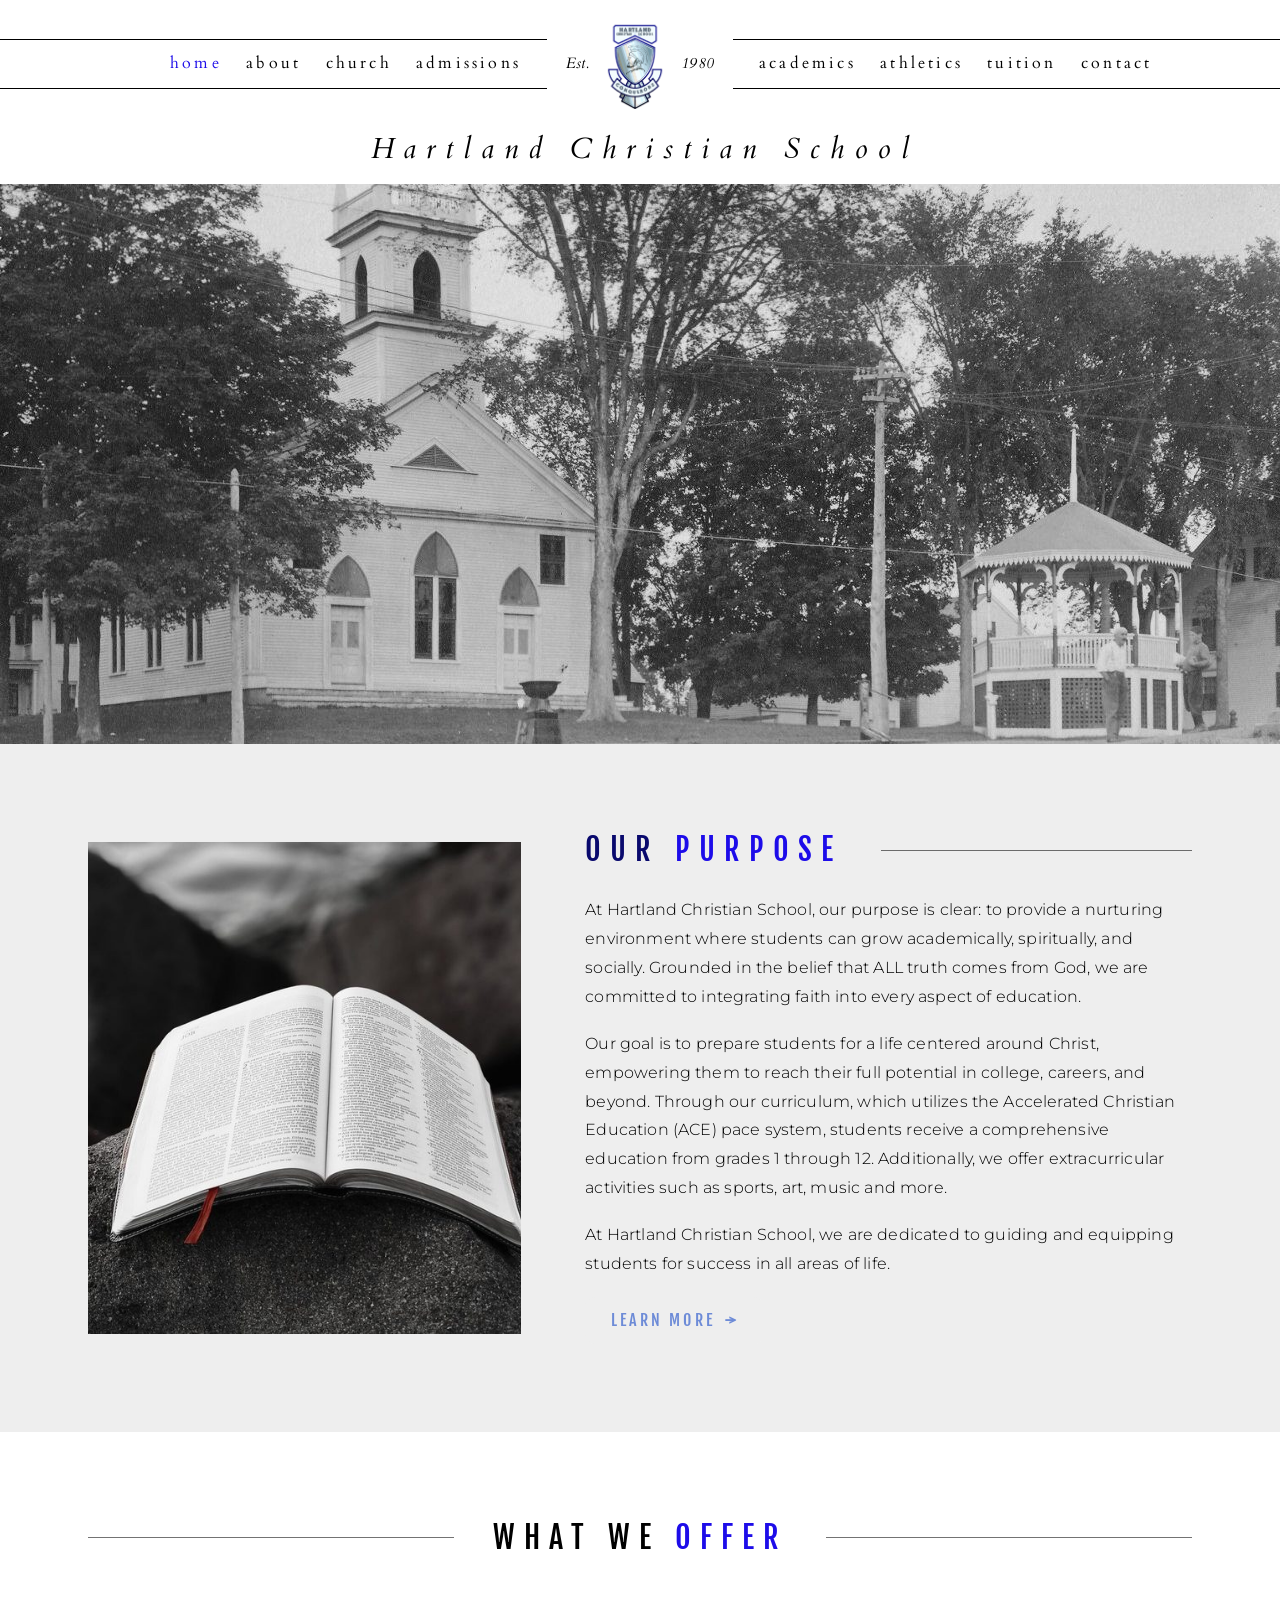
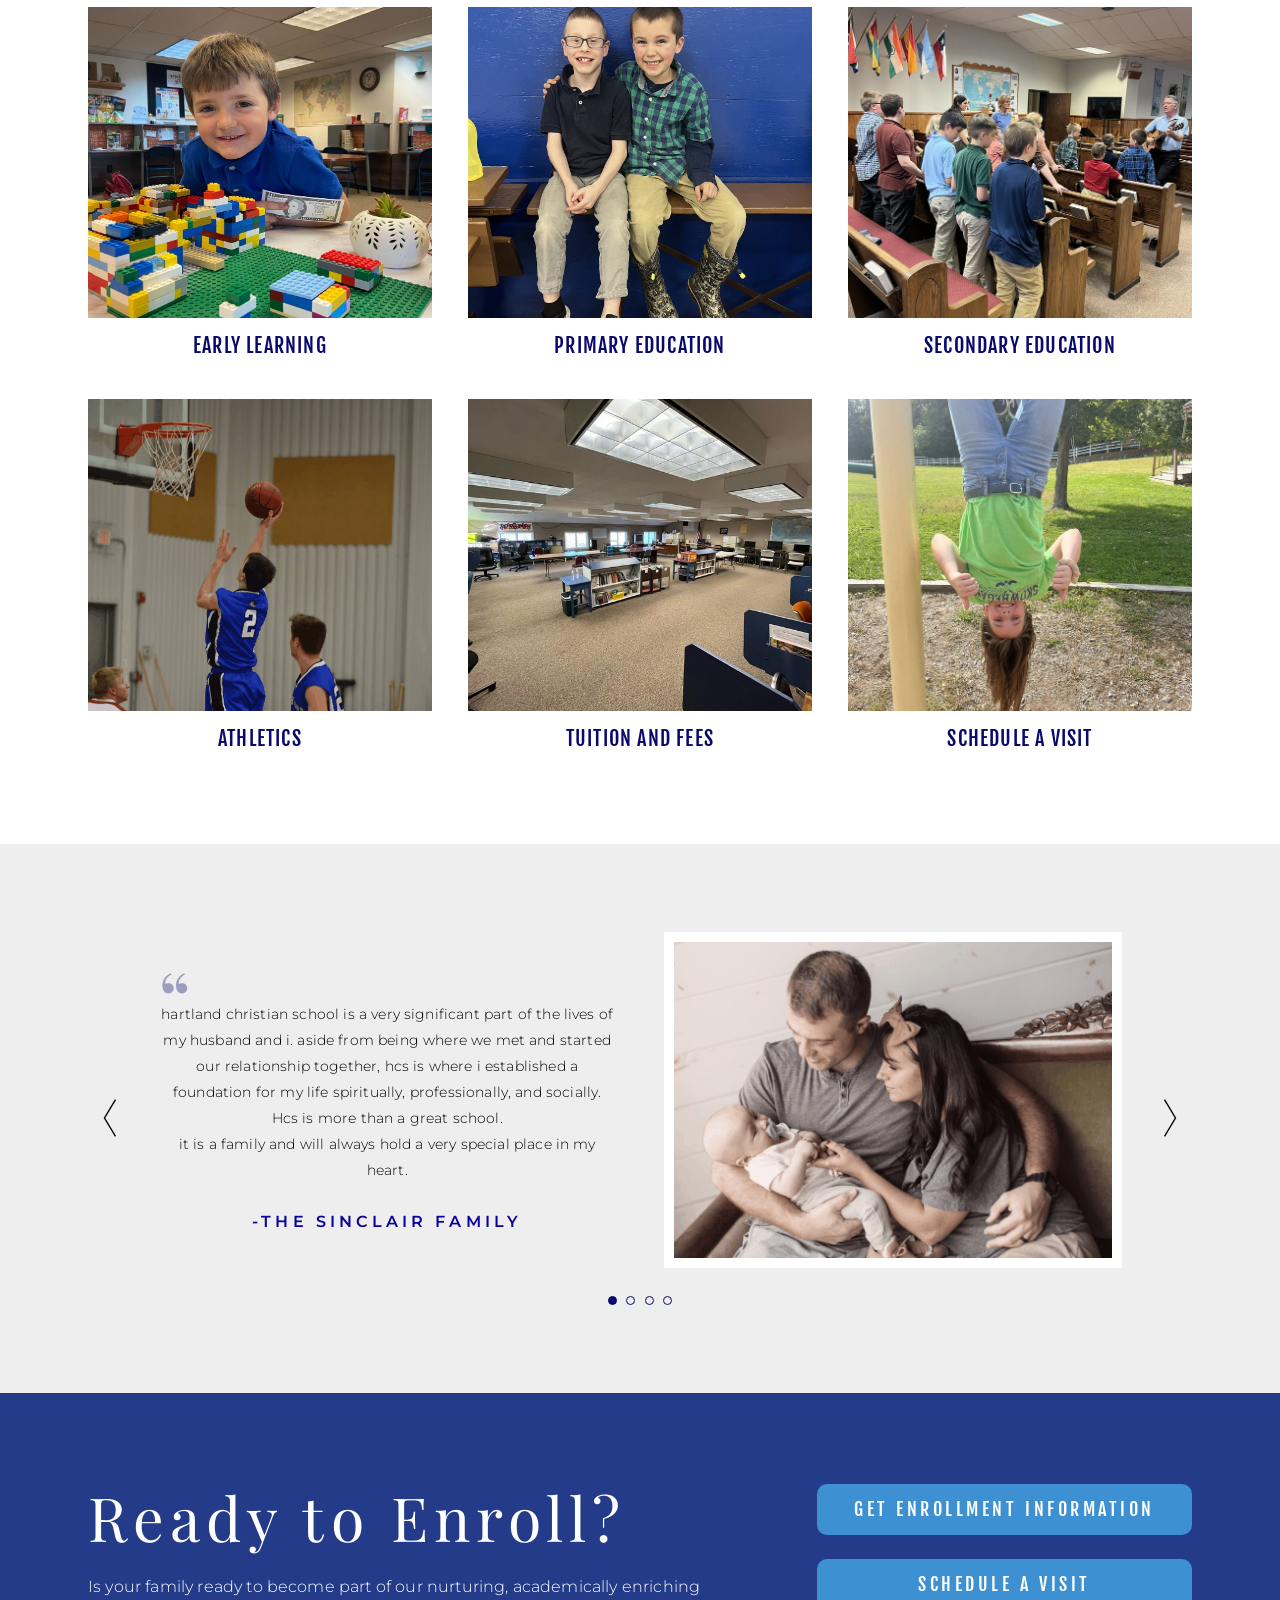
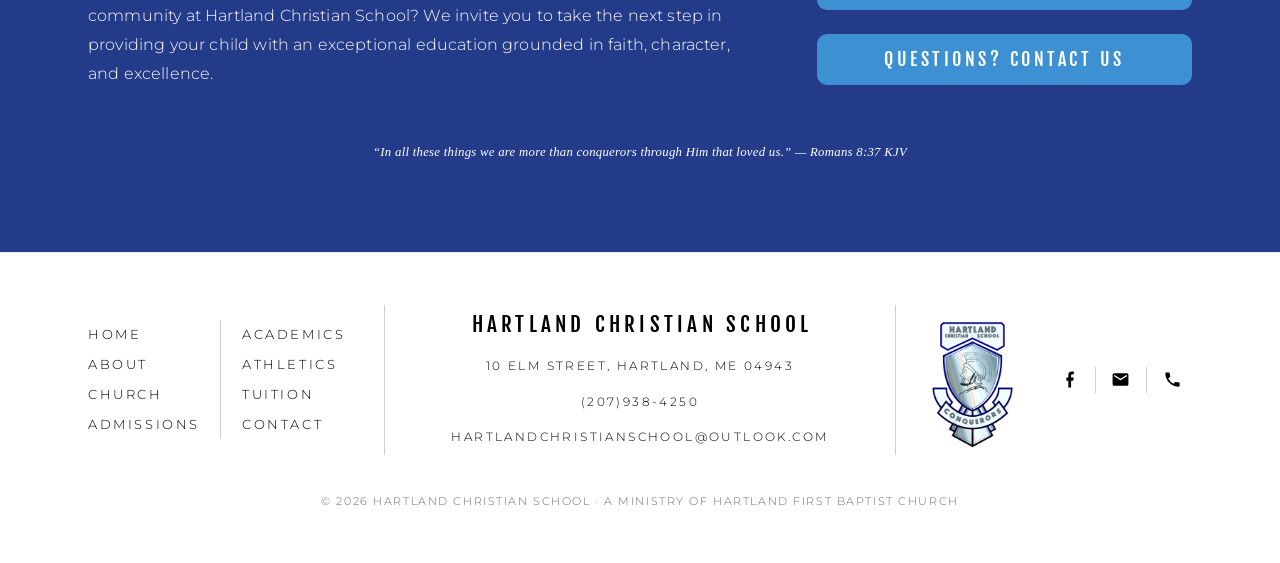
<file: index.html>
<!DOCTYPE html>
<html lang="en">
<head>
<meta charset="utf-8">
<meta name="viewport" content="width=device-width, initial-scale=1">
<title>Hartland Christian School | Christian education in Hartland, Maine</title>
<meta name="description" content="A Christ-centered K-12 education in Hartland, Maine. Established 1980, a ministry of Hartland First Baptist Church.">
<link rel="canonical" href="https://hartlandchristian.com/">
<meta property="og:type" content="website">
<meta property="og:site_name" content="Hartland Christian School">
<meta property="og:title" content="Hartland Christian School | Christian education in Hartland, Maine">
<meta property="og:description" content="A Christ-centered K-12 education in Hartland, Maine. Established 1980, a ministry of Hartland First Baptist Church.">
<meta property="og:url" content="https://hartlandchristian.com/">
<meta property="og:image" content="https://hartlandchristian.com/assets/img/church-hero.jpg">
<meta name="twitter:card" content="summary_large_image">
<link rel="icon" type="image/png" href="/assets/img/hcs_favicon.png">
<link rel="apple-touch-icon" href="/assets/img/hcs_favicon.png">
<link rel="preconnect" href="https://fonts.googleapis.com">
<link rel="preconnect" href="https://fonts.gstatic.com" crossorigin>
<link rel="stylesheet" href="https://fonts.googleapis.com/css2?family=Cardo:ital,wght@0,400;1,400&amp;family=Fjalla+One&amp;family=Libre+Baskerville:ital@0;1&amp;family=Montserrat:wght@300;400;600&amp;family=Playfair+Display:wght@400;500&amp;display=swap">
<link rel="stylesheet" href="/assets/css/site.css?v=68ab93f5">
<script type="application/ld+json">{"@context":"https://schema.org","@type":"School","name":"Hartland Christian School","alternateName":"HCS","foundingDate":"1980","url":"https://hartlandchristian.com","logo":"https://hartlandchristian.com/assets/img/conquerors_logo.png","email":"hartlandchristianschool@outlook.com","telephone":"+1-207-938-4250","sameAs":["https://www.facebook.com/profile.php?id=100057050606588"],"address":{"@type":"PostalAddress","streetAddress":"10 Elm Street, PO Box 510","addressLocality":"Hartland","addressRegion":"ME","postalCode":"04943","addressCountry":"US"},"parentOrganization":{"@type":"Church","name":"Hartland First Baptist Church","foundingDate":"1847"}}</script>
</head>
<body>
<a class="skip-link" href="#main">Skip to main content</a>
<header class="site-header">
  <button class="nav-toggle" type="button" aria-expanded="false" aria-controls="site-nav" aria-label="Open menu"><svg viewBox="0 0 512 512" aria-hidden="true"><path d="M96 241h320v32H96zM96 145h320v32H96zM96 337h320v32H96z"/></svg></button>
  <nav class="site-nav" id="site-nav" aria-label="Primary">
    <div class="nav-drawer__top">
      <a class="nav-drawer__brand" href="/">
        <img src="/assets/img/conquerors_logo.png" alt="" width="34" height="52">
        <span>Hartland Christian School</span>
      </a>
      <button class="nav-close" type="button" aria-label="Close menu"><svg viewBox="0 0 512 512" aria-hidden="true"><path d="M405 136.8L375.2 107 256 226.2 136.8 107 107 136.8 226.2 256 107 375.2l29.8 29.8L256 285.8 375.2 405l29.8-29.8L285.8 256"/></svg></button>
    </div>
    <ul class="site-nav__list site-nav__list--left"><li><a href="/" aria-current="page">home</a></li><li><a href="/about">about</a></li><li><a href="/church">church</a></li><li><a href="/admissions">admissions</a></li></ul>
    <a class="brand__crest" href="/">
      <span class="brand__est" aria-hidden="true">Est.</span>
      <img src="/assets/img/conquerors_logo.png" alt="Hartland Christian School Conquerors crest" width="60" height="100">
      <span class="brand__est" aria-hidden="true">1980</span>
      <span class="sr-only">Hartland Christian School, established 1980</span>
    </a>
    <ul class="site-nav__list site-nav__list--right"><li><a href="/academics">academics</a></li><li><a href="/athletics">athletics</a></li><li><a href="/tuition">tuition</a></li><li><a href="/contact">contact</a></li></ul>
    <div class="nav-drawer__actions">
      <a href="tel:+12079384250"><svg viewBox="0 0 24 24" aria-hidden="true"><path d="M6.6 10.8a15.1 15.1 0 0 0 6.6 6.6l2.2-2.2c.3-.3.7-.4 1-.2 1.2.4 2.4.6 3.6.6.6 0 1 .4 1 1V20c0 .6-.4 1-1 1A17 17 0 0 1 3 4c0-.6.4-1 1-1h3.5c.6 0 1 .4 1 1 0 1.3.2 2.5.6 3.6.1.4 0 .7-.2 1z"/></svg><span>Call</span></a>
      <a href="mailto:hartlandchristianschool@outlook.com"><svg viewBox="0 0 24 24" aria-hidden="true"><path d="M20 4H4a2 2 0 0 0-2 2v12a2 2 0 0 0 2 2h16a2 2 0 0 0 2-2V6a2 2 0 0 0-2-2m0 4-8 5-8-5V6l8 5 8-5z"/></svg><span>Email</span></a>
      <a href="https://www.google.com/maps/place/Hartland+First+Baptist+Church/@44.8822617,-69.4478333,16.97z" target="_blank" rel="noopener"><svg viewBox="0 0 24 24" aria-hidden="true"><path d="M12 2a7 7 0 0 0-7 7c0 5.2 7 13 7 13s7-7.8 7-13a7 7 0 0 0-7-7m0 9.5A2.5 2.5 0 1 1 12 6.5a2.5 2.5 0 0 1 0 5"/></svg><span>Directions</span></a>
    </div>
  </nav>
  <a class="brand__name" href="/">Hartland Christian School</a>
</header>
<main id="main">
<section class="hero">
  <img src="/assets/img/church-hero.jpg" alt="Hartland First Baptist Church, home of Hartland Christian School" width="1280" height="808" fetchpriority="high">
</section>

<section class="section section--grey" aria-labelledby="purpose-h">
  <div class="wrap">
    <div class="split">
      <div class="split__media split__media--tall">
        <img src="/assets/img/purpose-bible.jpg" alt="An open Bible" loading="lazy" width="340" height="492">
      </div>
      <div class="split__body prose">
        <div class="sec-head sec-head--left"><h2 id="purpose-h"><span class="tone-deep">our</span> <em>purpose</em></h2></div>
        <p>At Hartland Christian School, our purpose is clear: to provide a nurturing environment where students can grow academically, spiritually, and socially. Grounded in the belief that ALL truth comes from God, we are committed to integrating faith into every aspect of education.</p>
        <p>Our goal is to prepare students for a life centered around Christ, empowering them to reach their full potential in college, careers, and beyond. Through our curriculum, which utilizes the Accelerated Christian Education (ACE) pace system, students receive a comprehensive education from grades 1 through 12. Additionally, we offer extracurricular activities such as sports, art, music and more.</p>
        <p>At Hartland Christian School, we are dedicated to guiding and equipping students for success in all areas of life.</p>
        <p class="mt-2"><a class="btn btn--ghost" href="/about">learn more <span class="arw" aria-hidden="true">&rarr;</span></a></p>
      </div>
    </div>
  </div>
</section>

<section class="section" aria-labelledby="offer-h">
  <div class="wrap">
    <div class="sec-head"><h2 id="offer-h">what we <em>offer</em></h2></div>
    <div class="cards"><a class="card" href="/academics#early-learning">
  <span class="card__media"><img src="/assets/img/early-learning.jpg" alt="Young students at work in an early learning classroom" loading="lazy" width="287" height="260"></span>
  <span class="card__label">early learning</span>
</a><a class="card" href="/academics#primary-learning">
  <span class="card__media"><img src="/assets/img/kids.jpg" alt="Primary grade students at Hartland Christian School" loading="lazy" width="287" height="260"></span>
  <span class="card__label">Primary Education</span>
</a><a class="card" href="/academics#secondary-learning">
  <span class="card__media"><img src="/assets/img/chapel.jpg" alt="Students gathered in chapel" loading="lazy" width="287" height="260"></span>
  <span class="card__label">Secondary Education</span>
</a><a class="card" href="/athletics">
  <span class="card__media"><img src="/assets/img/athletics-card.png" alt="Hartland Christian School Conquerors athletics" loading="lazy" width="287" height="260"></span>
  <span class="card__label">athletics</span>
</a><a class="card" href="/tuition">
  <span class="card__media"><img src="/assets/img/classroom.jpg" alt="A Hartland Christian School classroom" loading="lazy" width="287" height="260"></span>
  <span class="card__label">tuition and fees</span>
</a><a class="card" href="/contact">
  <span class="card__media"><img src="/assets/img/visit.jpg" alt="Students outside the school" loading="lazy" width="287" height="260"></span>
  <span class="card__label">schedule a visit</span>
</a></div>
  </div>
</section>

<section class="section section--grey" aria-labelledby="reviews-h">
  <div class="wrap">
    <h2 id="reviews-h" class="sr-only">What our families say</h2>
    <div class="carousel" data-fade="true" role="group" aria-roledescription="carousel" aria-label="Family testimonials" tabindex="0">
<button class="carousel__btn carousel__btn--prev" type="button" aria-label="Previous"><svg viewBox="0 0 24 48" aria-hidden="true"><path d="M18 4 6 24l12 20"/></svg></button>
<div class="carousel__viewport"><div class="carousel__track">
<div class="carousel__slide" role="group" aria-roledescription="slide" aria-label="1 of 4"><div class="review">
  <blockquote class="review__quote">
    <span class="review__mark" aria-hidden="true">&ldquo;</span>
    <p class="review__text">hartland christian school is a very significant part of the lives of my husband and i. aside from being where we met and started our relationship together, hcs is where i established a foundation for my life spiritually, professionally, and socially.<br>Hcs is more than a great school.<br>it is a family and will always hold a very special place in my heart.</p>
    <footer class="review__by">-the sinclair family</footer>
  </blockquote>
  <div class="review__media"><img src="/assets/img/review-sinclair.png" alt="The Sinclair family" width="561" height="405"></div>
</div></div>
<div class="carousel__slide" role="group" aria-roledescription="slide" aria-label="2 of 4"><div class="review">
  <blockquote class="review__quote">
    <span class="review__mark" aria-hidden="true">&ldquo;</span>
    <p class="review__text">Hartland Christian School has been a wonderful place for both of our children. The thing we appreciate the most about HCS, is that the teachers and staff not only care about the student&rsquo;s academic excellence, but they deeply care for the students on an emotional and spiritual level. We loved being involved with the sports teams as well as the art and music programs. HCS is a Christ-centered education and learning environment that we are very thankful for.</p>
    <footer class="review__by">-the Brooks family</footer>
  </blockquote>
  <div class="review__media"><img data-src="/assets/img/review-brooks.jpg" alt="The Brooks family" width="561" height="405"></div>
</div></div>
<div class="carousel__slide" role="group" aria-roledescription="slide" aria-label="3 of 4"><div class="review">
  <blockquote class="review__quote">
    <span class="review__mark" aria-hidden="true">&ldquo;</span>
    <p class="review__text">My family has always been appreciative of Hartland Christian School and the values and ethics it instilled in us. Both of my children attended Hartland Christian and it gave them everything they needed fundamentally to move on to college degrees. Olivia is now a successful RN and Ethan holds a Masters in Accounting and has plans to continue on to get his CPA. if you are looking for a place to educate your children successfully and instill in them Godly values, schools don&rsquo;t get much better than HCS.</p>
    <footer class="review__by">-the Butler family</footer>
  </blockquote>
  <div class="review__media"><img data-src="/assets/img/review-butler.jpg" alt="The Butler family" width="561" height="405"></div>
</div></div>
<div class="carousel__slide" role="group" aria-roledescription="slide" aria-label="4 of 4"><div class="review">
  <blockquote class="review__quote">
    <span class="review__mark" aria-hidden="true">&ldquo;</span>
    <p class="review__text">Having been a part of Hartland Christian School from my early years through graduation, I can attest to the school&rsquo;s dedication to both academic excellence and spiritual growth. Hartland not only prepared me for higher education, but also nurtured my values as a future spouse and active church member. I&rsquo;m confident in recommending Hartland to others seeking a nurturing environment that fosters both academic growth and spiritual development.</p>
    <footer class="review__by">-the curtis family</footer>
  </blockquote>
  <div class="review__media"><img data-src="/assets/img/review-curtis.jpg" alt="The Curtis family" width="561" height="405"></div>
</div></div>
</div></div>
<button class="carousel__btn carousel__btn--next" type="button" aria-label="Next"><svg viewBox="0 0 24 48" aria-hidden="true"><path d="m6 4 12 20L6 44"/></svg></button>
<div class="carousel__dots"></div>
</div>
  </div>
</section>

<section class="section section--navy" aria-labelledby="cta-h">
  <div class="wrap">
    <div class="cta">
      <div>
        <h2 id="cta-h">Ready to Enroll?</h2>
        <p>Is your family ready to become part of our nurturing, academically enriching community at Hartland Christian School? We invite you to take the next step in providing your child with an exceptional education grounded in faith, character, and excellence.</p>
      </div>
      <div class="cta__actions">
        <a class="btn btn--cta" href="/admissions">get enrollment information</a>
        <a class="btn btn--cta" href="/contact">schedule a visit</a>
        <a class="btn btn--cta" href="/contact">questions? contact us</a>
      </div>
    </div>
    <p class="cta__verse">&ldquo;In all these things we are more than conquerors through Him that loved us.&rdquo; &mdash; Romans 8:37 KJV</p>
  </div>
</section>
</main>
<footer class="site-footer">
  <div class="wrap">
    <div class="footer-grid">
      <nav class="footer-nav" aria-label="Footer">
        <ul><li><a href="/">home</a></li><li><a href="/about">about</a></li><li><a href="/church">church</a></li><li><a href="/admissions">admissions</a></li></ul>
        <span class="footer-nav__rule" aria-hidden="true"></span>
        <ul><li><a href="/academics">academics</a></li><li><a href="/athletics">athletics</a></li><li><a href="/tuition">tuition</a></li><li><a href="/contact">contact</a></li></ul>
      </nav>
      <span class="footer-rule" aria-hidden="true"></span>
      <div class="footer-main">
        <a class="footer-main__name" href="/">hartland christian school</a>
        <p class="footer-main__bold"><a href="https://www.google.com/maps/place/Hartland+First+Baptist+Church/@44.8822617,-69.4478333,16.97z" target="_blank" rel="noopener">10 elm street, hartland, me 04943</a></p>
        <p class="footer-main__bold"><a href="tel:+12079384250">(207)938-4250</a></p>
        <p class="footer-main__email"><a href="mailto:hartlandchristianschool@outlook.com">hartlandchristianschool@outlook.com</a></p>
      </div>
      <span class="footer-rule" aria-hidden="true"></span>
      <div class="footer-aside">
        <img src="/assets/img/conquerors_logo.png" alt="" width="90" height="140" loading="lazy">
        <div class="footer-social">
          <a href="https://www.facebook.com/profile.php?id=100057050606588" target="_blank" rel="noopener" aria-label="Hartland Christian School on Facebook"><svg viewBox="0 0 24 24" aria-hidden="true"><path d="M14 13.5h2.5l1-4H14v-2c0-1.03 0-2 2-2h1.5V2.14c-.33-.04-1.55-.14-2.84-.14C12 2 10.5 3.66 10.5 6.7v2.8H8v4h2.5V22H14z"/></svg></a>
          <span class="footer-social__rule" aria-hidden="true"></span>
          <a href="mailto:hartlandchristianschool@outlook.com" aria-label="Email the school"><svg viewBox="0 0 24 24" aria-hidden="true"><path d="M20 4H4a2 2 0 0 0-2 2v12a2 2 0 0 0 2 2h16a2 2 0 0 0 2-2V6a2 2 0 0 0-2-2m0 4-8 5-8-5V6l8 5 8-5z"/></svg></a>
          <span class="footer-social__rule" aria-hidden="true"></span>
          <a href="tel:+12079384250" aria-label="Call the school"><svg viewBox="0 0 24 24" aria-hidden="true"><path d="M6.6 10.8a15.1 15.1 0 0 0 6.6 6.6l2.2-2.2c.3-.3.7-.4 1-.2 1.2.4 2.4.6 3.6.6.6 0 1 .4 1 1V20c0 .6-.4 1-1 1A17 17 0 0 1 3 4c0-.6.4-1 1-1h3.5c.6 0 1 .4 1 1 0 1.3.2 2.5.6 3.6.1.4 0 .7-.2 1z"/></svg></a>
        </div>
      </div>
    </div>
    <p class="footer-legal">&copy; 2026 Hartland Christian School &middot; A ministry of Hartland First Baptist Church</p>
  </div>
</footer>
<script src="/assets/js/site.js?v=8d145158" defer></script>
</body>
</html>
</file>
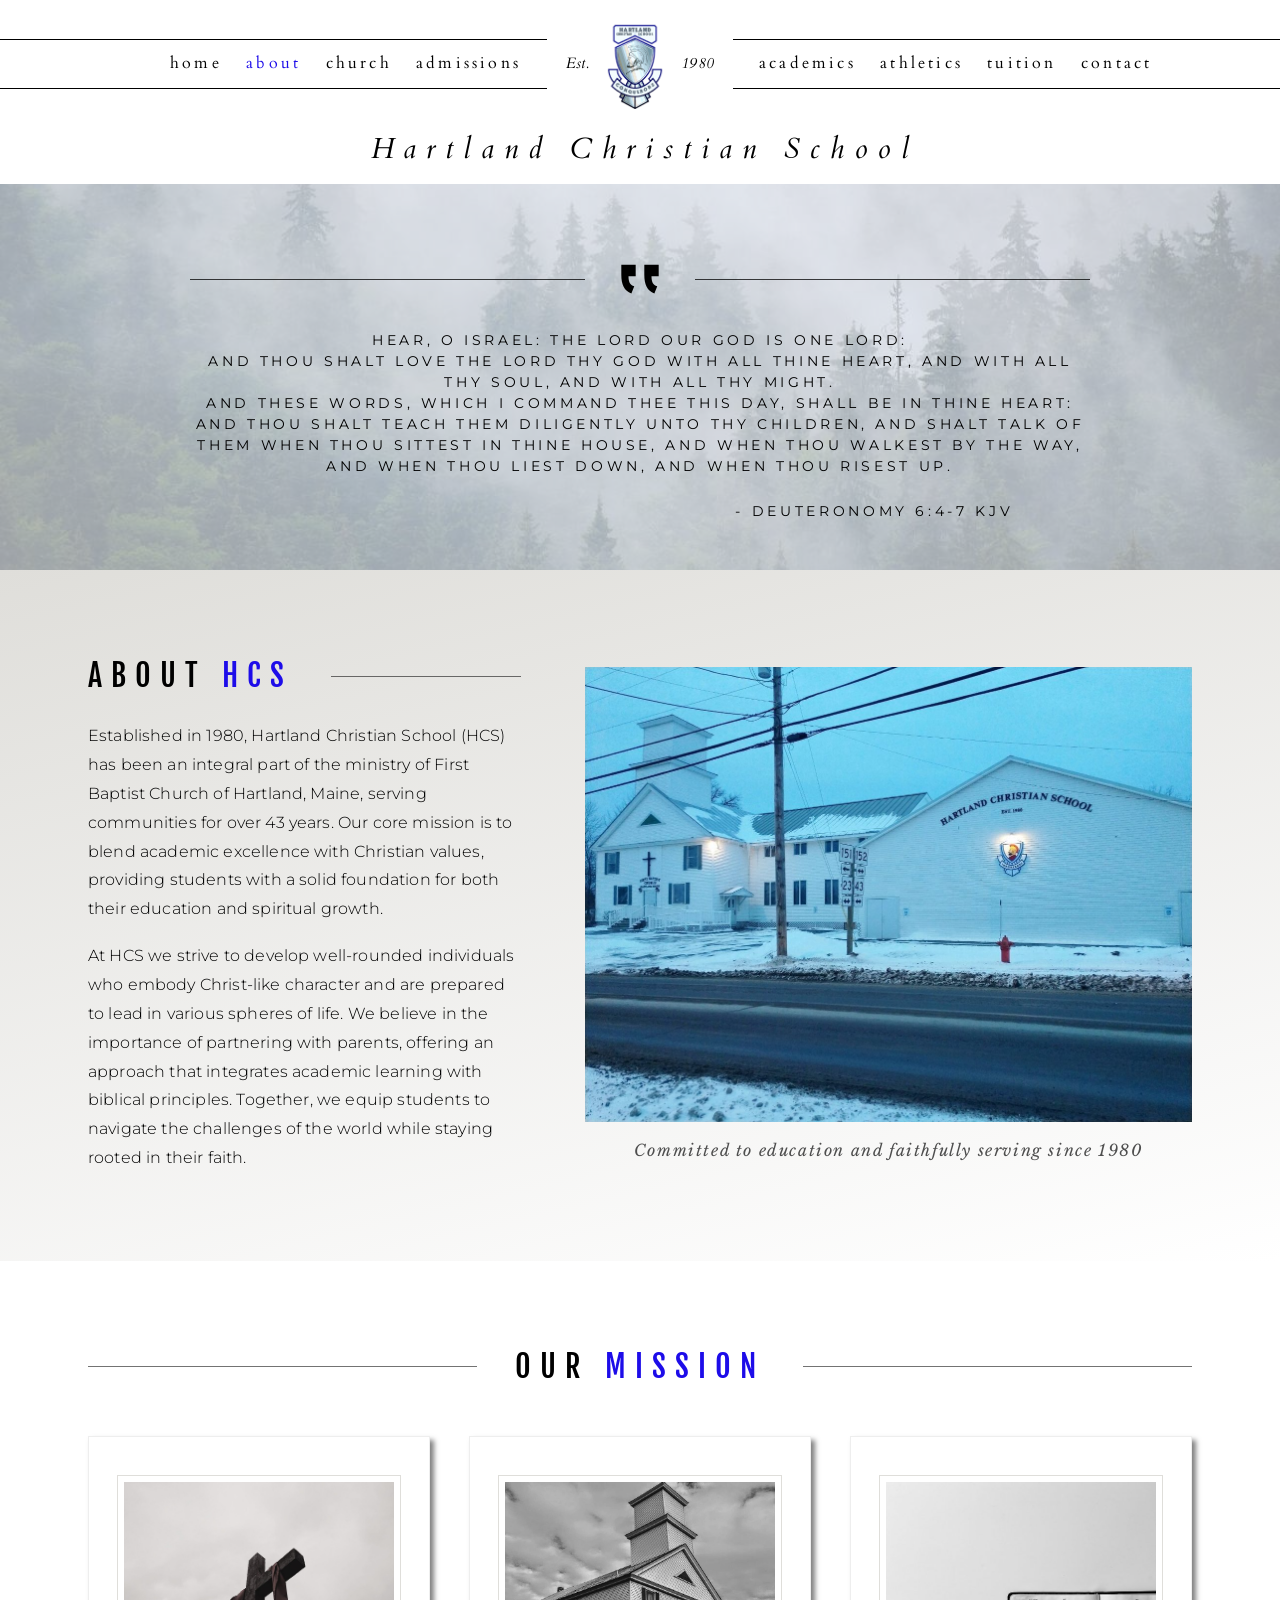
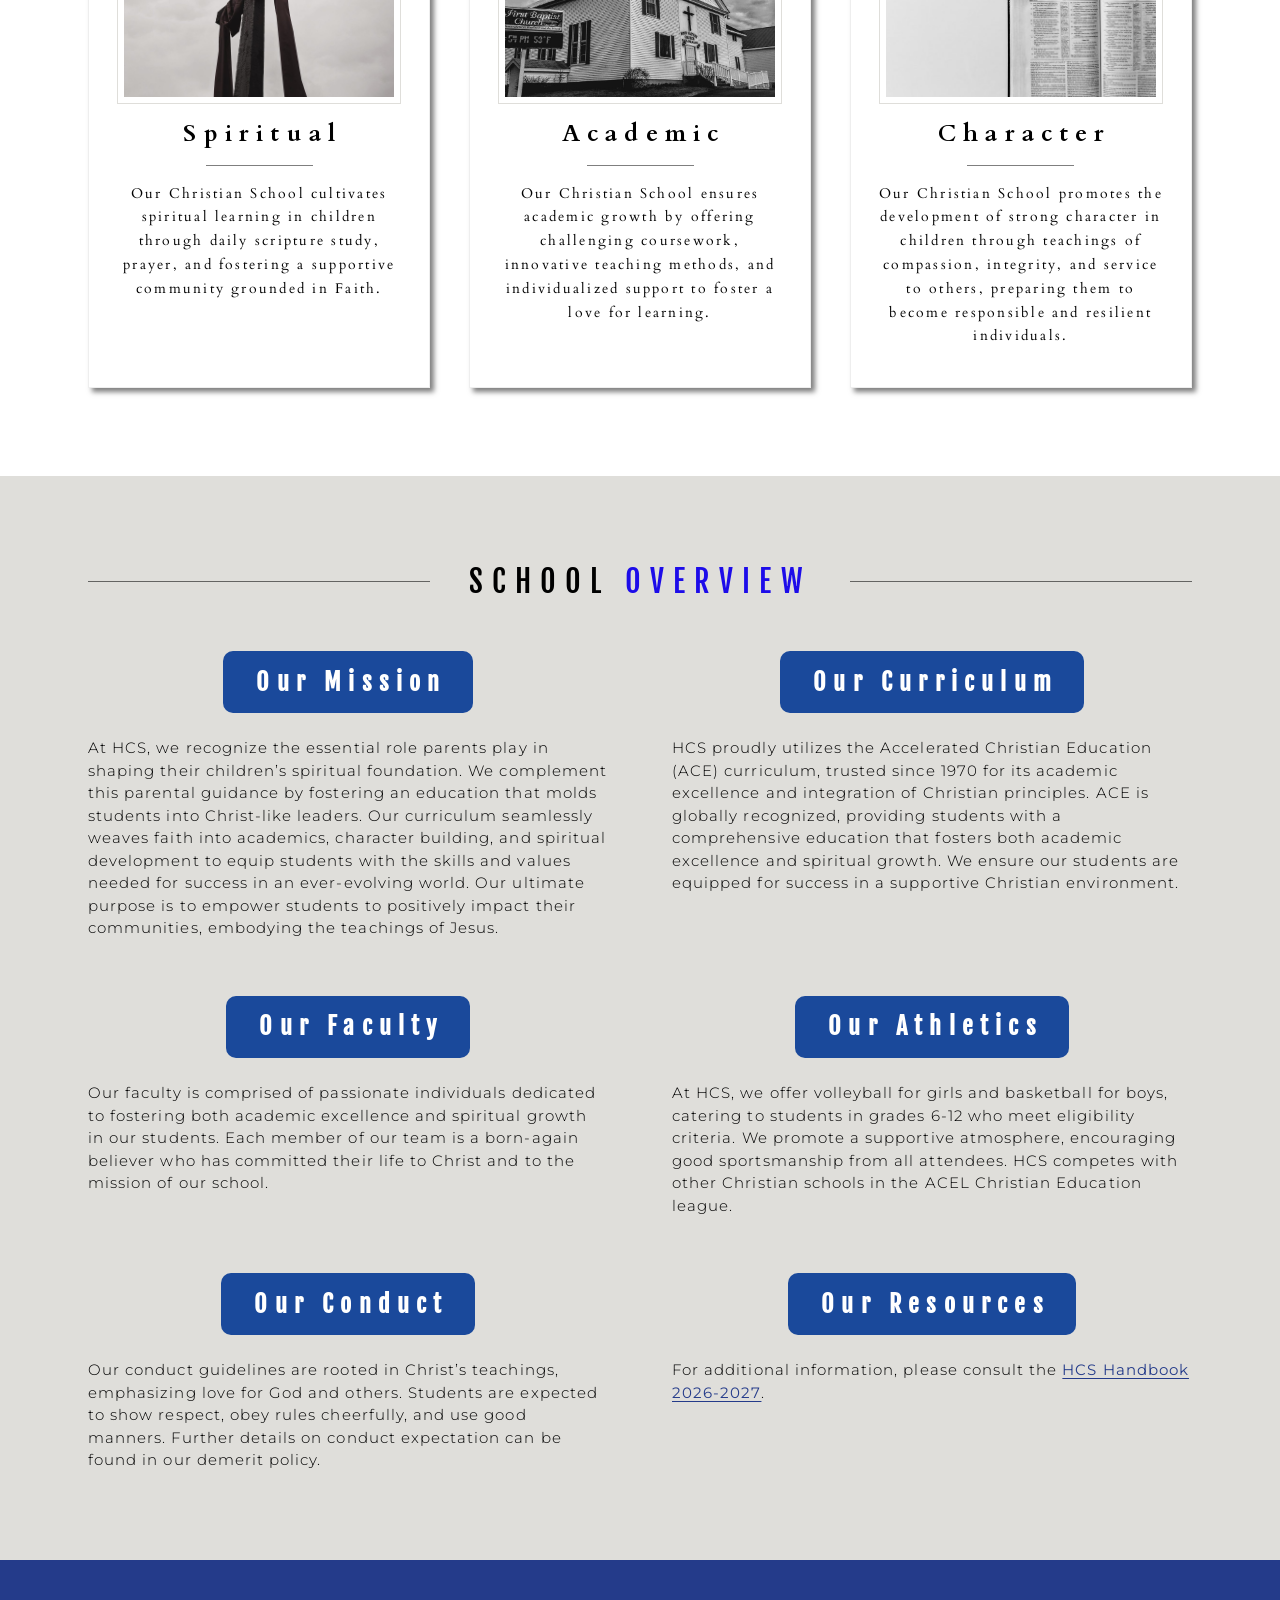
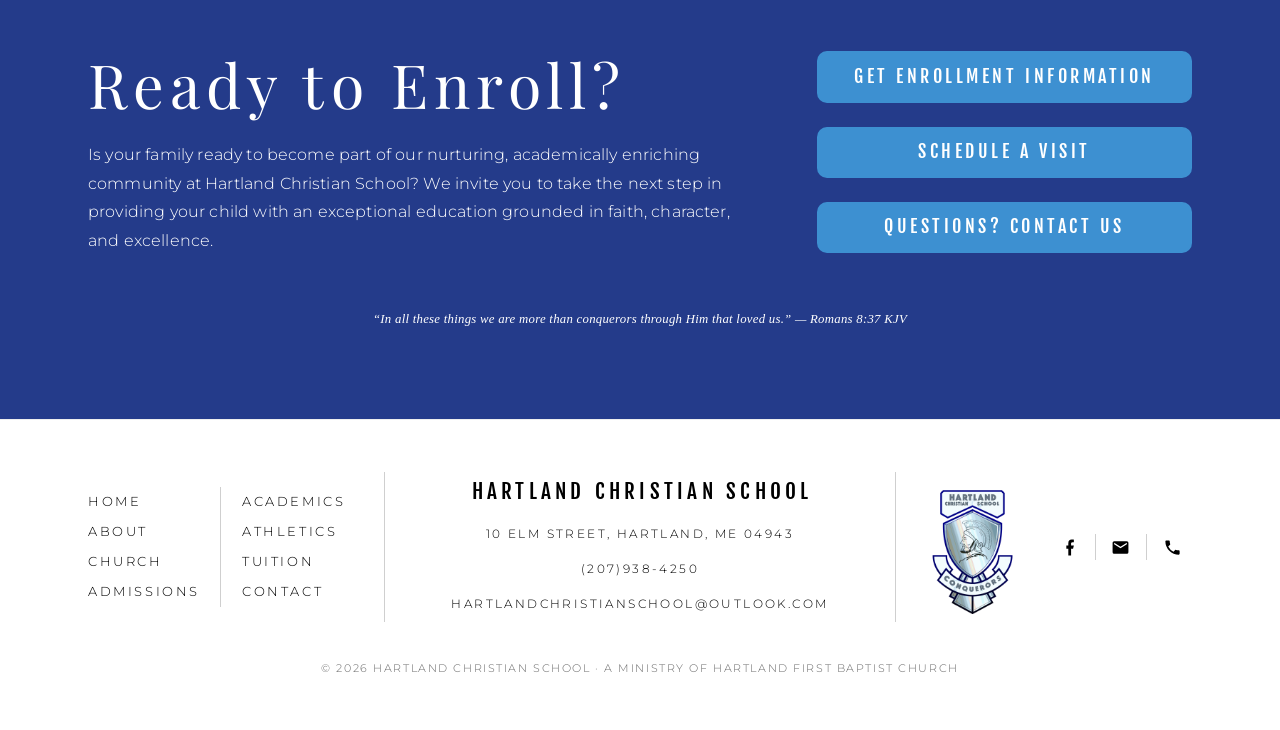
<file: about/index.html>
<!DOCTYPE html>
<html lang="en">
<head>
<meta charset="utf-8">
<meta name="viewport" content="width=device-width, initial-scale=1">
<title>About | Hartland Christian School</title>
<meta name="description" content="Established in 1980 as a ministry of First Baptist Church of Hartland, Maine — our mission, faculty, curriculum and statement of faith.">
<link rel="canonical" href="https://hartlandchristian.com/about">
<meta property="og:type" content="website">
<meta property="og:site_name" content="Hartland Christian School">
<meta property="og:title" content="About | Hartland Christian School">
<meta property="og:description" content="Established in 1980 as a ministry of First Baptist Church of Hartland, Maine — our mission, faculty, curriculum and statement of faith.">
<meta property="og:url" content="https://hartlandchristian.com/about">
<meta property="og:image" content="https://hartlandchristian.com/assets/img/church-about.jpg">
<meta name="twitter:card" content="summary_large_image">
<link rel="icon" type="image/png" href="/assets/img/hcs_favicon.png">
<link rel="apple-touch-icon" href="/assets/img/hcs_favicon.png">
<link rel="preconnect" href="https://fonts.googleapis.com">
<link rel="preconnect" href="https://fonts.gstatic.com" crossorigin>
<link rel="stylesheet" href="https://fonts.googleapis.com/css2?family=Cardo:ital,wght@0,400;1,400&amp;family=Fjalla+One&amp;family=Libre+Baskerville:ital@0;1&amp;family=Montserrat:wght@300;400;600&amp;family=Playfair+Display:wght@400;500&amp;display=swap">
<link rel="stylesheet" href="/assets/css/site.css?v=68ab93f5">
<script type="application/ld+json">{"@context":"https://schema.org","@type":"School","name":"Hartland Christian School","alternateName":"HCS","foundingDate":"1980","url":"https://hartlandchristian.com","logo":"https://hartlandchristian.com/assets/img/conquerors_logo.png","email":"hartlandchristianschool@outlook.com","telephone":"+1-207-938-4250","sameAs":["https://www.facebook.com/profile.php?id=100057050606588"],"address":{"@type":"PostalAddress","streetAddress":"10 Elm Street, PO Box 510","addressLocality":"Hartland","addressRegion":"ME","postalCode":"04943","addressCountry":"US"},"parentOrganization":{"@type":"Church","name":"Hartland First Baptist Church","foundingDate":"1847"}}</script>
</head>
<body>
<a class="skip-link" href="#main">Skip to main content</a>
<header class="site-header">
  <button class="nav-toggle" type="button" aria-expanded="false" aria-controls="site-nav" aria-label="Open menu"><svg viewBox="0 0 512 512" aria-hidden="true"><path d="M96 241h320v32H96zM96 145h320v32H96zM96 337h320v32H96z"/></svg></button>
  <nav class="site-nav" id="site-nav" aria-label="Primary">
    <div class="nav-drawer__top">
      <a class="nav-drawer__brand" href="/">
        <img src="/assets/img/conquerors_logo.png" alt="" width="34" height="52">
        <span>Hartland Christian School</span>
      </a>
      <button class="nav-close" type="button" aria-label="Close menu"><svg viewBox="0 0 512 512" aria-hidden="true"><path d="M405 136.8L375.2 107 256 226.2 136.8 107 107 136.8 226.2 256 107 375.2l29.8 29.8L256 285.8 375.2 405l29.8-29.8L285.8 256"/></svg></button>
    </div>
    <ul class="site-nav__list site-nav__list--left"><li><a href="/">home</a></li><li><a href="/about" aria-current="page">about</a></li><li><a href="/church">church</a></li><li><a href="/admissions">admissions</a></li></ul>
    <a class="brand__crest" href="/">
      <span class="brand__est" aria-hidden="true">Est.</span>
      <img src="/assets/img/conquerors_logo.png" alt="Hartland Christian School Conquerors crest" width="60" height="100">
      <span class="brand__est" aria-hidden="true">1980</span>
      <span class="sr-only">Hartland Christian School, established 1980</span>
    </a>
    <ul class="site-nav__list site-nav__list--right"><li><a href="/academics">academics</a></li><li><a href="/athletics">athletics</a></li><li><a href="/tuition">tuition</a></li><li><a href="/contact">contact</a></li></ul>
    <div class="nav-drawer__actions">
      <a href="tel:+12079384250"><svg viewBox="0 0 24 24" aria-hidden="true"><path d="M6.6 10.8a15.1 15.1 0 0 0 6.6 6.6l2.2-2.2c.3-.3.7-.4 1-.2 1.2.4 2.4.6 3.6.6.6 0 1 .4 1 1V20c0 .6-.4 1-1 1A17 17 0 0 1 3 4c0-.6.4-1 1-1h3.5c.6 0 1 .4 1 1 0 1.3.2 2.5.6 3.6.1.4 0 .7-.2 1z"/></svg><span>Call</span></a>
      <a href="mailto:hartlandchristianschool@outlook.com"><svg viewBox="0 0 24 24" aria-hidden="true"><path d="M20 4H4a2 2 0 0 0-2 2v12a2 2 0 0 0 2 2h16a2 2 0 0 0 2-2V6a2 2 0 0 0-2-2m0 4-8 5-8-5V6l8 5 8-5z"/></svg><span>Email</span></a>
      <a href="https://www.google.com/maps/place/Hartland+First+Baptist+Church/@44.8822617,-69.4478333,16.97z" target="_blank" rel="noopener"><svg viewBox="0 0 24 24" aria-hidden="true"><path d="M12 2a7 7 0 0 0-7 7c0 5.2 7 13 7 13s7-7.8 7-13a7 7 0 0 0-7-7m0 9.5A2.5 2.5 0 1 1 12 6.5a2.5 2.5 0 0 1 0 5"/></svg><span>Directions</span></a>
    </div>
  </nav>
  <a class="brand__name" href="/">Hartland Christian School</a>
</header>
<main id="main">
<section class="section section--tight section--photo" style="--bg:url('/assets/img/bg-scripture.jpg');--bg-opacity:.4" aria-labelledby="verse-h">
  <div class="wrap">
    <div class="verse-panel">
      <h2 id="verse-h" class="sr-only">Deuteronomy 6:4-7</h2>
      <div class="rule-mark" aria-hidden="true"><span class="rule-mark__glyph"><svg viewBox="0 0 32 32" aria-hidden="true" fill="currentColor"><path d="M13 6v8H8c0 4 1 6 4 7l-2 5c-5-2-7-6-7-13V6zm16 0v8h-5c0 4 1 6 4 7l-2 5c-5-2-7-6-7-13V6z"/></svg></span></div>
      <p class="verse-caps verse-caps--lg">hear, o israel: the lord our god is one lord:<br>
      and thou shalt love the lord thy god with all thine heart, and with all thy soul, and with all thy might.<br>
      and these words, which i command thee this day, shall be in thine heart:<br>
      and thou shalt teach them diligently unto thy children, and shalt talk of them when thou sittest in thine house, and when thou walkest by the way, and when thou liest down, and when thou risest up.</p>
      <p class="verse-caps verse-caps--lg verse-caps__ref">- deuteronomy 6:4-7 kjv</p>
    </div>
  </div>
</section>

<section class="section section--gradient" aria-labelledby="about-h">
  <div class="wrap">
    <div class="split split--rev">
      <div class="split__media">
        <img src="/assets/img/church-about.jpg" alt="Hartland First Baptist Church building" loading="lazy" width="508" height="381">
        <p class="t-quote mt-1">Committed to education and faithfully serving since 1980</p>
      </div>
      <div class="split__body prose">
        <div class="sec-head sec-head--left"><h2 id="about-h">ABOUT <em>HCS</em></h2></div>
        <p>Established in 1980, Hartland Christian School (HCS) has been an integral part of the ministry of First Baptist Church of Hartland, Maine, serving communities for over 43 years. Our core mission is to blend academic excellence with Christian values, providing students with a solid foundation for both their education and spiritual growth.</p>
        <p>At HCS we strive to develop well-rounded individuals who embody Christ-like character and are prepared to lead in various spheres of life. We believe in the importance of partnering with parents, offering an approach that integrates academic learning with biblical principles. Together, we equip students to navigate the challenges of the world while staying rooted in their faith.</p>
      </div>
    </div>

  </div>
</section>

<section class="section" aria-labelledby="mission-h">
  <div class="wrap">
    <div class="sec-head"><h2 id="mission-h">OUR <em>MISSION</em></h2></div>
    <ul class="pillars"><li class="pillar">
  <span class="pillar__media"><img src="/assets/img/pillar-spiritual.jpg" alt="Students in a school hallway" loading="lazy" width="227" height="180"></span>
  <h3>Spiritual</h3>
  <span class="pillar__rule" aria-hidden="true"></span>
  <p>Our Christian School cultivates spiritual learning in children through daily scripture study, prayer, and fostering a supportive community grounded in Faith.</p>
</li><li class="pillar">
  <span class="pillar__media"><img src="/assets/img/church-exterior.jpg" alt="Hartland First Baptist Church" loading="lazy" width="227" height="180"></span>
  <h3>Academic</h3>
  <span class="pillar__rule" aria-hidden="true"></span>
  <p>Our Christian School ensures academic growth by offering challenging coursework, innovative teaching methods, and individualized support to foster a love for learning.</p>
</li><li class="pillar">
  <span class="pillar__media"><img src="/assets/img/pillar-character.jpg" alt="An open Bible on a table" loading="lazy" width="227" height="180"></span>
  <h3>Character</h3>
  <span class="pillar__rule" aria-hidden="true"></span>
  <p>Our Christian School promotes the development of strong character in children through teachings of compassion, integrity, and service to others, preparing them to become responsible and resilient individuals.</p>
</li></ul>
  </div>
</section>

<section class="section section--warm" aria-labelledby="overview-h">
  <div class="wrap">
    <div class="sec-head"><h2 id="overview-h">SCHOOL <em>OVERVIEW</em></h2></div>
    <div class="overview"><div class="overview__item">
  <h3><span class="pill">Our Mission</span></h3>
  <p>At HCS, we recognize the essential role parents play in shaping their children&rsquo;s spiritual foundation. We complement this parental guidance by fostering an education that molds students into Christ-like leaders. Our curriculum seamlessly weaves faith into academics, character building, and spiritual development to equip students with the skills and values needed for success in an ever-evolving world. Our ultimate purpose is to empower students to positively impact their communities, embodying the teachings of Jesus.</p>
</div><div class="overview__item">
  <h3><span class="pill">Our Curriculum</span></h3>
  <p>HCS proudly utilizes the Accelerated Christian Education (ACE) curriculum, trusted since 1970 for its academic excellence and integration of Christian principles. ACE is globally recognized, providing students with a comprehensive education that fosters both academic excellence and spiritual growth. We ensure our students are equipped for success in a supportive Christian environment.</p>
</div><div class="overview__item">
  <h3><span class="pill">Our Faculty</span></h3>
  <p>Our faculty is comprised of passionate individuals dedicated to fostering both academic excellence and spiritual growth in our students. Each member of our team is a born-again believer who has committed their life to Christ and to the mission of our school.</p>
</div><div class="overview__item">
  <h3><span class="pill">Our Athletics</span></h3>
  <p>At HCS, we offer volleyball for girls and basketball for boys, catering to students in grades 6-12 who meet eligibility criteria. We promote a supportive atmosphere, encouraging good sportsmanship from all attendees. HCS competes with other Christian schools in the ACEL Christian Education league.</p>
</div><div class="overview__item">
  <h3><span class="pill">Our Conduct</span></h3>
  <p>Our conduct guidelines are rooted in Christ&rsquo;s teachings, emphasizing love for God and others. Students are expected to show respect, obey rules cheerfully, and use good manners. Further details on conduct expectation can be found in our demerit policy.</p>
</div><div class="overview__item">
  <h3><span class="pill">Our Resources</span></h3>
  <p>For additional information, please consult the <a class="doc-link" href="/handbook">HCS Handbook 2026-2027</a>.</p>
</div></div>
  </div>
</section>

<section class="section section--navy" aria-labelledby="cta-h">
  <div class="wrap">
    <div class="cta">
      <div>
        <h2 id="cta-h">Ready to Enroll?</h2>
        <p>Is your family ready to become part of our nurturing, academically enriching community at Hartland Christian School? We invite you to take the next step in providing your child with an exceptional education grounded in faith, character, and excellence.</p>
      </div>
      <div class="cta__actions">
        <a class="btn btn--cta" href="/admissions">get enrollment information</a>
        <a class="btn btn--cta" href="/contact">schedule a visit</a>
        <a class="btn btn--cta" href="/contact">questions? contact us</a>
      </div>
    </div>
    <p class="cta__verse">&ldquo;In all these things we are more than conquerors through Him that loved us.&rdquo; &mdash; Romans 8:37 KJV</p>
  </div>
</section>
</main>
<footer class="site-footer">
  <div class="wrap">
    <div class="footer-grid">
      <nav class="footer-nav" aria-label="Footer">
        <ul><li><a href="/">home</a></li><li><a href="/about">about</a></li><li><a href="/church">church</a></li><li><a href="/admissions">admissions</a></li></ul>
        <span class="footer-nav__rule" aria-hidden="true"></span>
        <ul><li><a href="/academics">academics</a></li><li><a href="/athletics">athletics</a></li><li><a href="/tuition">tuition</a></li><li><a href="/contact">contact</a></li></ul>
      </nav>
      <span class="footer-rule" aria-hidden="true"></span>
      <div class="footer-main">
        <a class="footer-main__name" href="/">hartland christian school</a>
        <p class="footer-main__bold"><a href="https://www.google.com/maps/place/Hartland+First+Baptist+Church/@44.8822617,-69.4478333,16.97z" target="_blank" rel="noopener">10 elm street, hartland, me 04943</a></p>
        <p class="footer-main__bold"><a href="tel:+12079384250">(207)938-4250</a></p>
        <p class="footer-main__email"><a href="mailto:hartlandchristianschool@outlook.com">hartlandchristianschool@outlook.com</a></p>
      </div>
      <span class="footer-rule" aria-hidden="true"></span>
      <div class="footer-aside">
        <img src="/assets/img/conquerors_logo.png" alt="" width="90" height="140" loading="lazy">
        <div class="footer-social">
          <a href="https://www.facebook.com/profile.php?id=100057050606588" target="_blank" rel="noopener" aria-label="Hartland Christian School on Facebook"><svg viewBox="0 0 24 24" aria-hidden="true"><path d="M14 13.5h2.5l1-4H14v-2c0-1.03 0-2 2-2h1.5V2.14c-.33-.04-1.55-.14-2.84-.14C12 2 10.5 3.66 10.5 6.7v2.8H8v4h2.5V22H14z"/></svg></a>
          <span class="footer-social__rule" aria-hidden="true"></span>
          <a href="mailto:hartlandchristianschool@outlook.com" aria-label="Email the school"><svg viewBox="0 0 24 24" aria-hidden="true"><path d="M20 4H4a2 2 0 0 0-2 2v12a2 2 0 0 0 2 2h16a2 2 0 0 0 2-2V6a2 2 0 0 0-2-2m0 4-8 5-8-5V6l8 5 8-5z"/></svg></a>
          <span class="footer-social__rule" aria-hidden="true"></span>
          <a href="tel:+12079384250" aria-label="Call the school"><svg viewBox="0 0 24 24" aria-hidden="true"><path d="M6.6 10.8a15.1 15.1 0 0 0 6.6 6.6l2.2-2.2c.3-.3.7-.4 1-.2 1.2.4 2.4.6 3.6.6.6 0 1 .4 1 1V20c0 .6-.4 1-1 1A17 17 0 0 1 3 4c0-.6.4-1 1-1h3.5c.6 0 1 .4 1 1 0 1.3.2 2.5.6 3.6.1.4 0 .7-.2 1z"/></svg></a>
        </div>
      </div>
    </div>
    <p class="footer-legal">&copy; 2026 Hartland Christian School &middot; A ministry of Hartland First Baptist Church</p>
  </div>
</footer>
<script src="/assets/js/site.js?v=8d145158" defer></script>
</body>
</html>
</file>
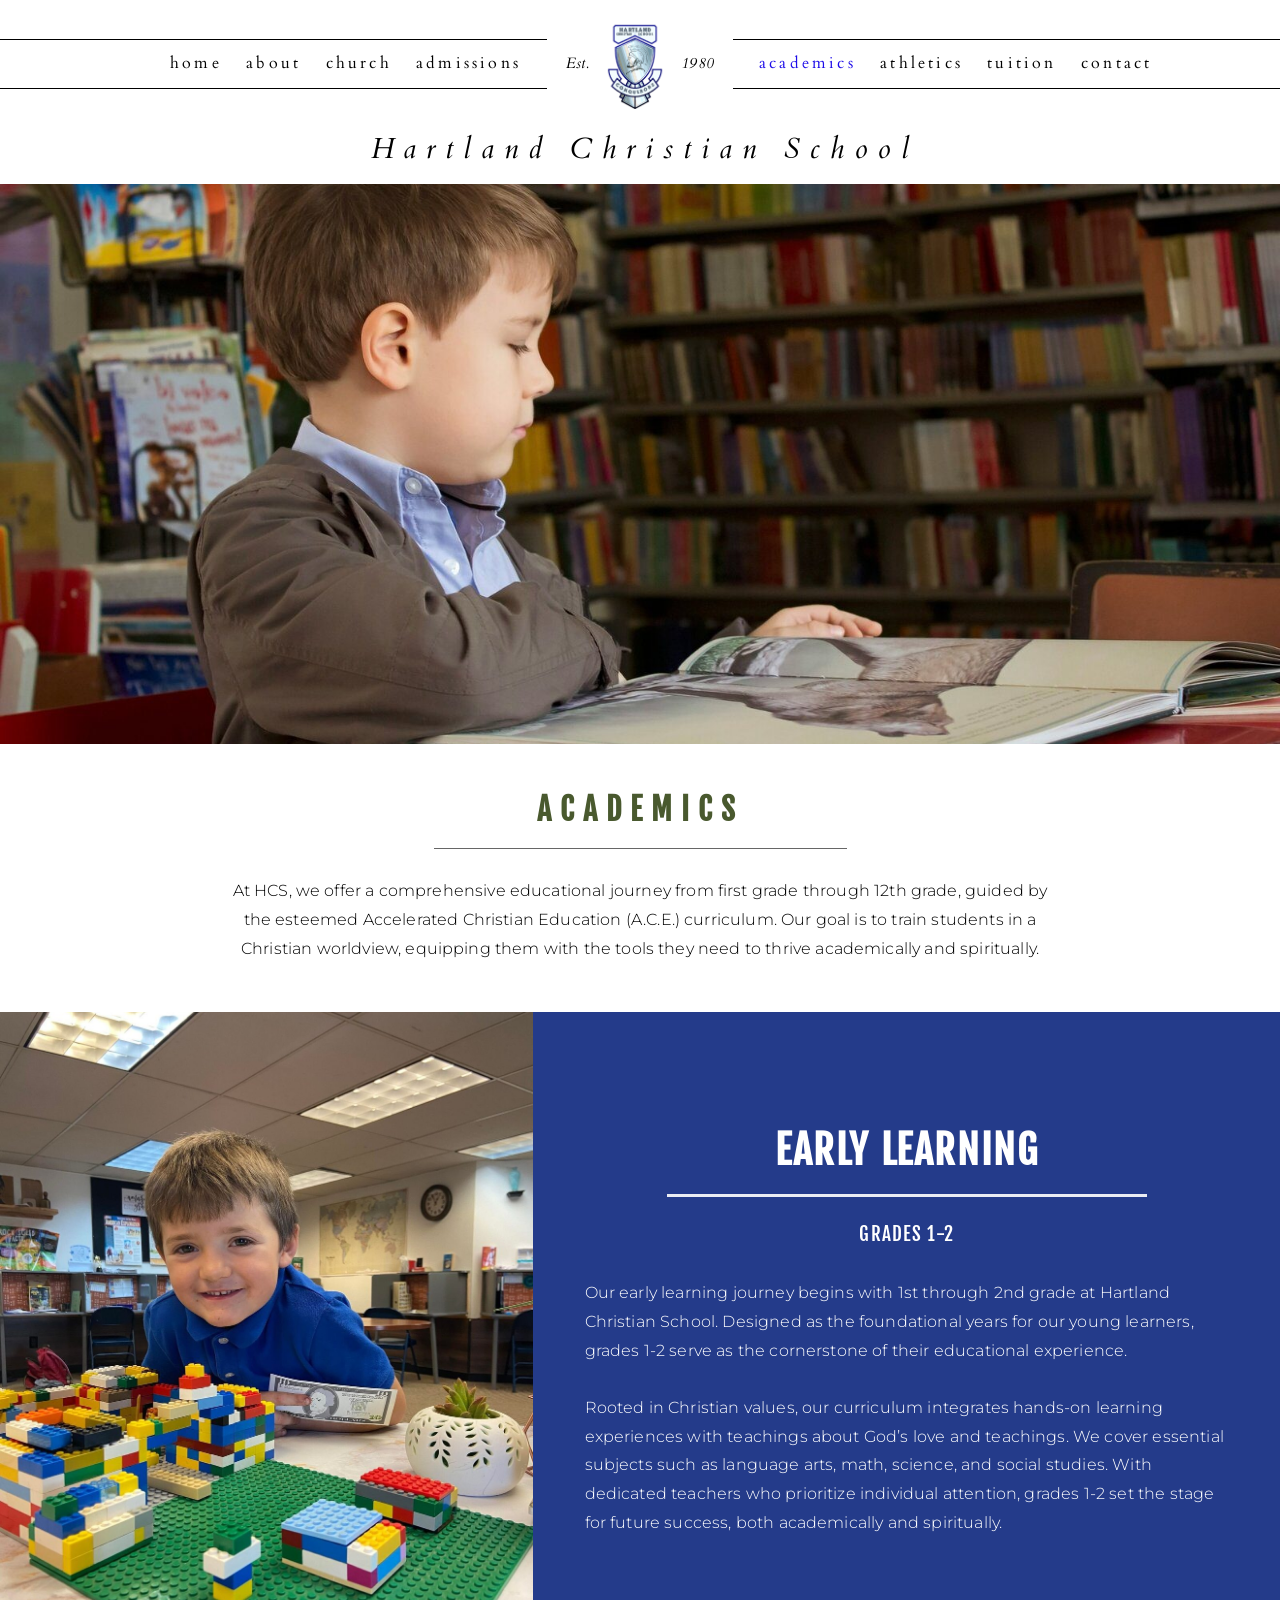
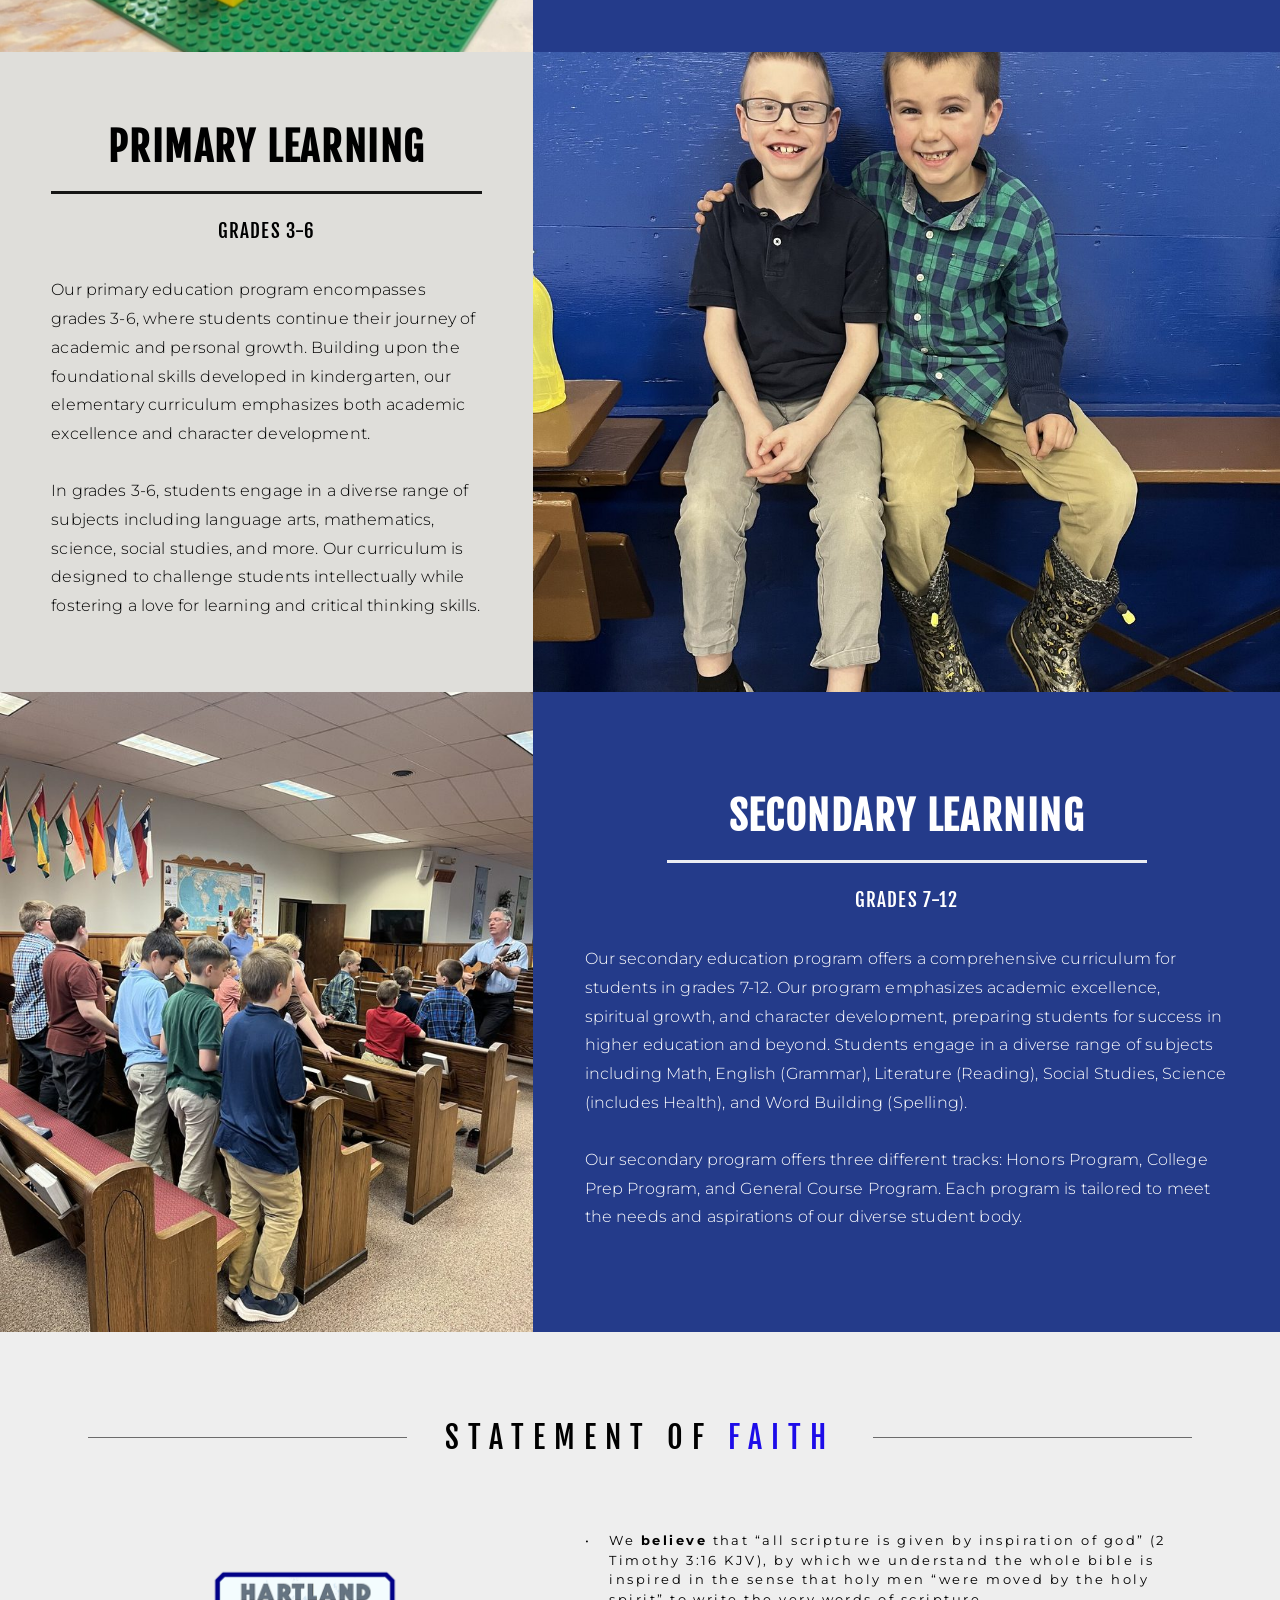
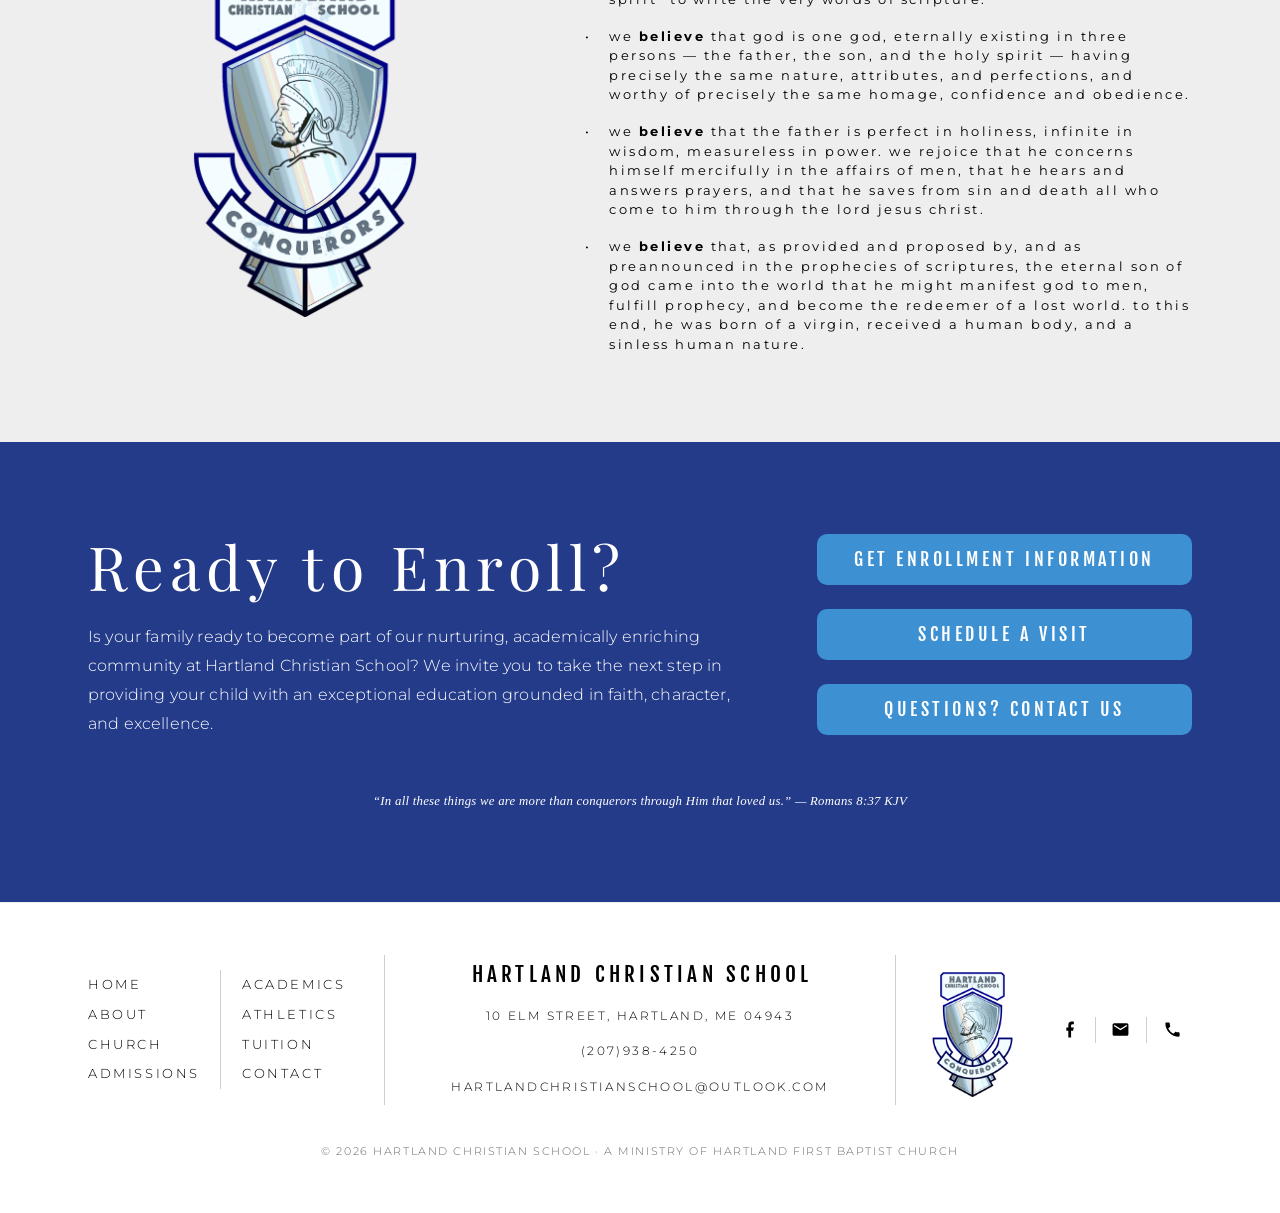
<file: academics/index.html>
<!DOCTYPE html>
<html lang="en">
<head>
<meta charset="utf-8">
<meta name="viewport" content="width=device-width, initial-scale=1">
<title>Academics | Hartland Christian School</title>
<meta name="description" content="Grades 1-12 taught through the Accelerated Christian Education (A.C.E.) curriculum: early, primary and secondary learning.">
<link rel="canonical" href="https://hartlandchristian.com/academics">
<meta property="og:type" content="website">
<meta property="og:site_name" content="Hartland Christian School">
<meta property="og:title" content="Academics | Hartland Christian School">
<meta property="og:description" content="Grades 1-12 taught through the Accelerated Christian Education (A.C.E.) curriculum: early, primary and secondary learning.">
<meta property="og:url" content="https://hartlandchristian.com/academics">
<meta property="og:image" content="https://hartlandchristian.com/assets/img/academics-hero.jpg">
<meta name="twitter:card" content="summary_large_image">
<link rel="icon" type="image/png" href="/assets/img/hcs_favicon.png">
<link rel="apple-touch-icon" href="/assets/img/hcs_favicon.png">
<link rel="preconnect" href="https://fonts.googleapis.com">
<link rel="preconnect" href="https://fonts.gstatic.com" crossorigin>
<link rel="stylesheet" href="https://fonts.googleapis.com/css2?family=Cardo:ital,wght@0,400;1,400&amp;family=Fjalla+One&amp;family=Libre+Baskerville:ital@0;1&amp;family=Montserrat:wght@300;400;600&amp;family=Playfair+Display:wght@400;500&amp;display=swap">
<link rel="stylesheet" href="/assets/css/site.css?v=68ab93f5">
<script type="application/ld+json">{"@context":"https://schema.org","@type":"School","name":"Hartland Christian School","alternateName":"HCS","foundingDate":"1980","url":"https://hartlandchristian.com","logo":"https://hartlandchristian.com/assets/img/conquerors_logo.png","email":"hartlandchristianschool@outlook.com","telephone":"+1-207-938-4250","sameAs":["https://www.facebook.com/profile.php?id=100057050606588"],"address":{"@type":"PostalAddress","streetAddress":"10 Elm Street, PO Box 510","addressLocality":"Hartland","addressRegion":"ME","postalCode":"04943","addressCountry":"US"},"parentOrganization":{"@type":"Church","name":"Hartland First Baptist Church","foundingDate":"1847"}}</script>
</head>
<body>
<a class="skip-link" href="#main">Skip to main content</a>
<header class="site-header">
  <button class="nav-toggle" type="button" aria-expanded="false" aria-controls="site-nav" aria-label="Open menu"><svg viewBox="0 0 512 512" aria-hidden="true"><path d="M96 241h320v32H96zM96 145h320v32H96zM96 337h320v32H96z"/></svg></button>
  <nav class="site-nav" id="site-nav" aria-label="Primary">
    <div class="nav-drawer__top">
      <a class="nav-drawer__brand" href="/">
        <img src="/assets/img/conquerors_logo.png" alt="" width="34" height="52">
        <span>Hartland Christian School</span>
      </a>
      <button class="nav-close" type="button" aria-label="Close menu"><svg viewBox="0 0 512 512" aria-hidden="true"><path d="M405 136.8L375.2 107 256 226.2 136.8 107 107 136.8 226.2 256 107 375.2l29.8 29.8L256 285.8 375.2 405l29.8-29.8L285.8 256"/></svg></button>
    </div>
    <ul class="site-nav__list site-nav__list--left"><li><a href="/">home</a></li><li><a href="/about">about</a></li><li><a href="/church">church</a></li><li><a href="/admissions">admissions</a></li></ul>
    <a class="brand__crest" href="/">
      <span class="brand__est" aria-hidden="true">Est.</span>
      <img src="/assets/img/conquerors_logo.png" alt="Hartland Christian School Conquerors crest" width="60" height="100">
      <span class="brand__est" aria-hidden="true">1980</span>
      <span class="sr-only">Hartland Christian School, established 1980</span>
    </a>
    <ul class="site-nav__list site-nav__list--right"><li><a href="/academics" aria-current="page">academics</a></li><li><a href="/athletics">athletics</a></li><li><a href="/tuition">tuition</a></li><li><a href="/contact">contact</a></li></ul>
    <div class="nav-drawer__actions">
      <a href="tel:+12079384250"><svg viewBox="0 0 24 24" aria-hidden="true"><path d="M6.6 10.8a15.1 15.1 0 0 0 6.6 6.6l2.2-2.2c.3-.3.7-.4 1-.2 1.2.4 2.4.6 3.6.6.6 0 1 .4 1 1V20c0 .6-.4 1-1 1A17 17 0 0 1 3 4c0-.6.4-1 1-1h3.5c.6 0 1 .4 1 1 0 1.3.2 2.5.6 3.6.1.4 0 .7-.2 1z"/></svg><span>Call</span></a>
      <a href="mailto:hartlandchristianschool@outlook.com"><svg viewBox="0 0 24 24" aria-hidden="true"><path d="M20 4H4a2 2 0 0 0-2 2v12a2 2 0 0 0 2 2h16a2 2 0 0 0 2-2V6a2 2 0 0 0-2-2m0 4-8 5-8-5V6l8 5 8-5z"/></svg><span>Email</span></a>
      <a href="https://www.google.com/maps/place/Hartland+First+Baptist+Church/@44.8822617,-69.4478333,16.97z" target="_blank" rel="noopener"><svg viewBox="0 0 24 24" aria-hidden="true"><path d="M12 2a7 7 0 0 0-7 7c0 5.2 7 13 7 13s7-7.8 7-13a7 7 0 0 0-7-7m0 9.5A2.5 2.5 0 1 1 12 6.5a2.5 2.5 0 0 1 0 5"/></svg><span>Directions</span></a>
    </div>
  </nav>
  <a class="brand__name" href="/">Hartland Christian School</a>
</header>
<main id="main">
<section class="hero">
  <img src="/assets/img/academics-hero.jpg" alt="An empty classroom ready for students" width="1200" height="465" fetchpriority="high">
</section>

<section class="section section--tight" id="title-academics">
  <div class="wrap page-title">
    <h1>academics</h1>
    <div class="rule" aria-hidden="true"></div>
    <p class="text-center" style="max-width:820px;margin-inline:auto">At HCS, we offer a comprehensive educational journey from first grade through 12th grade, guided by the esteemed Accelerated Christian Education (A.C.E.) curriculum. Our goal is to train students in a Christian worldview, equipping them with the tools they need to thrive academically and spiritually.</p>
  </div>
</section>

<section class="band band--navy" id="early-learning" aria-labelledby="early-h">
  <div class="band__media"><img src="/assets/img/early-learning.jpg" alt="Early learning students at work" loading="lazy" width="485" height="601"></div>
  <div class="band__body">
    <h2 id="early-h">Early Learning</h2>
    <div class="band__rule" aria-hidden="true"></div>
    <p class="band__grades">Grades 1-2</p>
    <p>Our early learning journey begins with 1st through 2nd grade at Hartland Christian School. Designed as the foundational years for our young learners, grades 1-2 serve as the cornerstone of their educational experience.</p>
    <p>Rooted in Christian values, our curriculum integrates hands-on learning experiences with teachings about God&rsquo;s love and teachings. We cover essential subjects such as language arts, math, science, and social studies. With dedicated teachers who prioritize individual attention, grades 1-2 set the stage for future success, both academically and spiritually.</p>
  </div>
</section>

<section class="band band--warm band--rev" id="primary-learning" aria-labelledby="primary-h">
  <div class="band__media"><img src="/assets/img/kids.jpg" alt="Primary grade students" loading="lazy" width="485" height="749"></div>
  <div class="band__body">
    <h2 id="primary-h">primary learning</h2>
    <div class="band__rule" aria-hidden="true"></div>
    <p class="band__grades">grades 3-6</p>
    <p>Our primary education program encompasses grades 3-6, where students continue their journey of academic and personal growth. Building upon the foundational skills developed in kindergarten, our elementary curriculum emphasizes both academic excellence and character development.</p>
    <p>In grades 3-6, students engage in a diverse range of subjects including language arts, mathematics, science, social studies, and more. Our curriculum is designed to challenge students intellectually while fostering a love for learning and critical thinking skills.</p>
  </div>
</section>

<section class="band band--navy" id="secondary-learning" aria-labelledby="secondary-h">
  <div class="band__media"><img src="/assets/img/chapel.jpg" alt="Students gathered in chapel" loading="lazy" width="485" height="601"></div>
  <div class="band__body">
    <h2 id="secondary-h">secondary learning</h2>
    <div class="band__rule" aria-hidden="true"></div>
    <p class="band__grades">grades 7-12</p>
    <p>Our secondary education program offers a comprehensive curriculum for students in grades 7-12. Our program emphasizes academic excellence, spiritual growth, and character development, preparing students for success in higher education and beyond. Students engage in a diverse range of subjects including Math, English (Grammar), Literature (Reading), Social Studies, Science (includes Health), and Word Building (Spelling).</p>
    <p>Our secondary program offers three different tracks: Honors Program, College Prep Program, and General Course Program. Each program is tailored to meet the needs and aspirations of our diverse student body.</p>
  </div>
</section>

<section class="section section--grey" aria-labelledby="faith-h">
  <div class="wrap">
    <div class="sec-head"><h2 id="faith-h">STATEMENT OF <em>FAITH</em></h2></div>
    <div class="split">
      <div class="split__media" style="display:grid;place-items:center">
        <img src="/assets/img/conquerors_logo.png" alt="" loading="lazy" width="238" height="373" style="max-height:373px;width:auto;object-fit:contain">
      </div>
      <ul class="creed creed--plain"><li>We <strong>believe</strong> that &ldquo;all scripture is given by inspiration of god&rdquo; (2 Timothy 3:16 KJV), by which we understand the whole bible is inspired in the sense that holy men &ldquo;were moved by the holy spirit&rdquo; to write the very words of scripture.</li><li>we <strong>believe</strong> that god is one god, eternally existing in three persons &mdash; the father, the son, and the holy spirit &mdash; having precisely the same nature, attributes, and perfections, and worthy of precisely the same homage, confidence and obedience.</li><li>we <strong>believe</strong> that the father is perfect in holiness, infinite in wisdom, measureless in power. we rejoice that he concerns himself mercifully in the affairs of men, that he hears and answers prayers, and that he saves from sin and death all who come to him through the lord jesus christ.</li><li>we <strong>believe</strong> that, as provided and proposed by, and as preannounced in the prophecies of scriptures, the eternal son of god came into the world that he might manifest god to men, fulfill prophecy, and become the redeemer of a lost world. to this end, he was born of a virgin, received a human body, and a sinless human nature.</li></ul>
    </div>
  </div>
</section>

<section class="section section--navy" aria-labelledby="cta-h">
  <div class="wrap">
    <div class="cta">
      <div>
        <h2 id="cta-h">Ready to Enroll?</h2>
        <p>Is your family ready to become part of our nurturing, academically enriching community at Hartland Christian School? We invite you to take the next step in providing your child with an exceptional education grounded in faith, character, and excellence.</p>
      </div>
      <div class="cta__actions">
        <a class="btn btn--cta" href="/admissions">get enrollment information</a>
        <a class="btn btn--cta" href="/contact">schedule a visit</a>
        <a class="btn btn--cta" href="/contact">questions? contact us</a>
      </div>
    </div>
    <p class="cta__verse">&ldquo;In all these things we are more than conquerors through Him that loved us.&rdquo; &mdash; Romans 8:37 KJV</p>
  </div>
</section>
</main>
<footer class="site-footer">
  <div class="wrap">
    <div class="footer-grid">
      <nav class="footer-nav" aria-label="Footer">
        <ul><li><a href="/">home</a></li><li><a href="/about">about</a></li><li><a href="/church">church</a></li><li><a href="/admissions">admissions</a></li></ul>
        <span class="footer-nav__rule" aria-hidden="true"></span>
        <ul><li><a href="/academics">academics</a></li><li><a href="/athletics">athletics</a></li><li><a href="/tuition">tuition</a></li><li><a href="/contact">contact</a></li></ul>
      </nav>
      <span class="footer-rule" aria-hidden="true"></span>
      <div class="footer-main">
        <a class="footer-main__name" href="/">hartland christian school</a>
        <p class="footer-main__bold"><a href="https://www.google.com/maps/place/Hartland+First+Baptist+Church/@44.8822617,-69.4478333,16.97z" target="_blank" rel="noopener">10 elm street, hartland, me 04943</a></p>
        <p class="footer-main__bold"><a href="tel:+12079384250">(207)938-4250</a></p>
        <p class="footer-main__email"><a href="mailto:hartlandchristianschool@outlook.com">hartlandchristianschool@outlook.com</a></p>
      </div>
      <span class="footer-rule" aria-hidden="true"></span>
      <div class="footer-aside">
        <img src="/assets/img/conquerors_logo.png" alt="" width="90" height="140" loading="lazy">
        <div class="footer-social">
          <a href="https://www.facebook.com/profile.php?id=100057050606588" target="_blank" rel="noopener" aria-label="Hartland Christian School on Facebook"><svg viewBox="0 0 24 24" aria-hidden="true"><path d="M14 13.5h2.5l1-4H14v-2c0-1.03 0-2 2-2h1.5V2.14c-.33-.04-1.55-.14-2.84-.14C12 2 10.5 3.66 10.5 6.7v2.8H8v4h2.5V22H14z"/></svg></a>
          <span class="footer-social__rule" aria-hidden="true"></span>
          <a href="mailto:hartlandchristianschool@outlook.com" aria-label="Email the school"><svg viewBox="0 0 24 24" aria-hidden="true"><path d="M20 4H4a2 2 0 0 0-2 2v12a2 2 0 0 0 2 2h16a2 2 0 0 0 2-2V6a2 2 0 0 0-2-2m0 4-8 5-8-5V6l8 5 8-5z"/></svg></a>
          <span class="footer-social__rule" aria-hidden="true"></span>
          <a href="tel:+12079384250" aria-label="Call the school"><svg viewBox="0 0 24 24" aria-hidden="true"><path d="M6.6 10.8a15.1 15.1 0 0 0 6.6 6.6l2.2-2.2c.3-.3.7-.4 1-.2 1.2.4 2.4.6 3.6.6.6 0 1 .4 1 1V20c0 .6-.4 1-1 1A17 17 0 0 1 3 4c0-.6.4-1 1-1h3.5c.6 0 1 .4 1 1 0 1.3.2 2.5.6 3.6.1.4 0 .7-.2 1z"/></svg></a>
        </div>
      </div>
    </div>
    <p class="footer-legal">&copy; 2026 Hartland Christian School &middot; A ministry of Hartland First Baptist Church</p>
  </div>
</footer>
<script src="/assets/js/site.js?v=8d145158" defer></script>
</body>
</html>
</file>
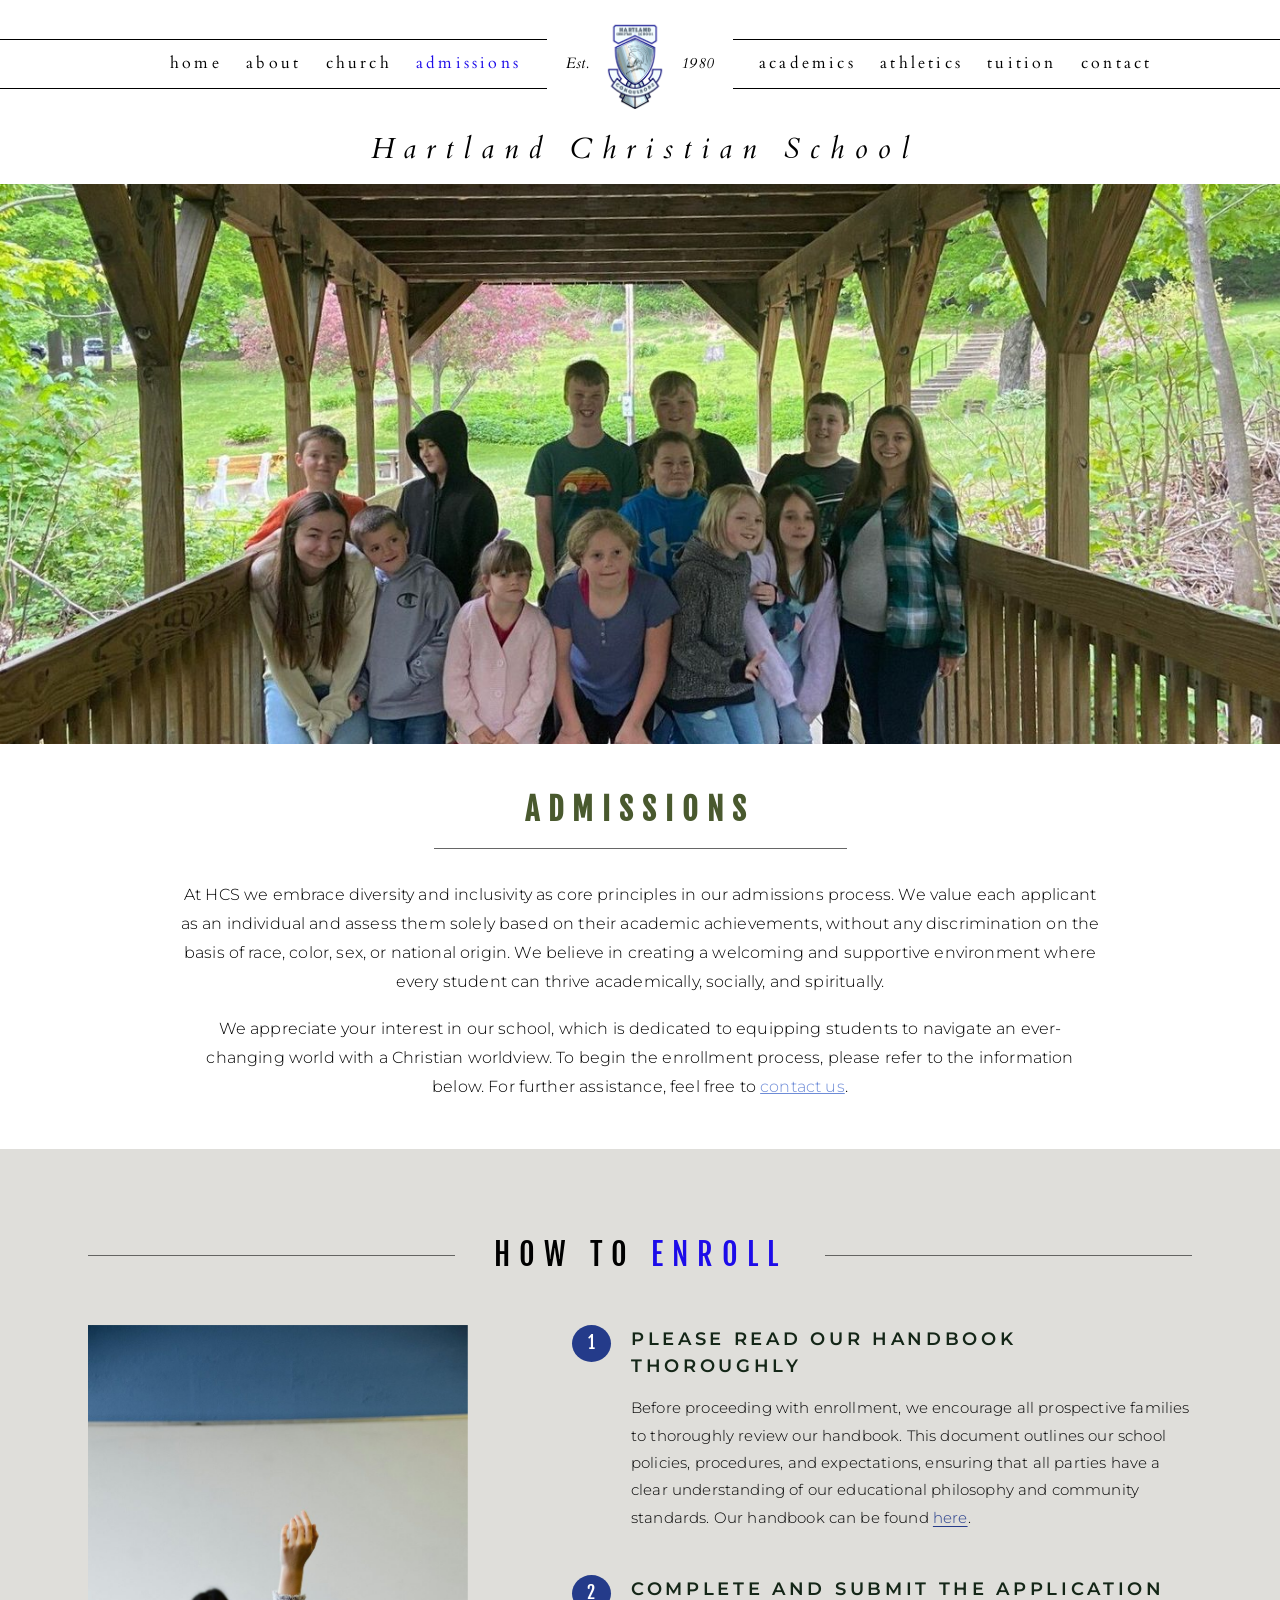
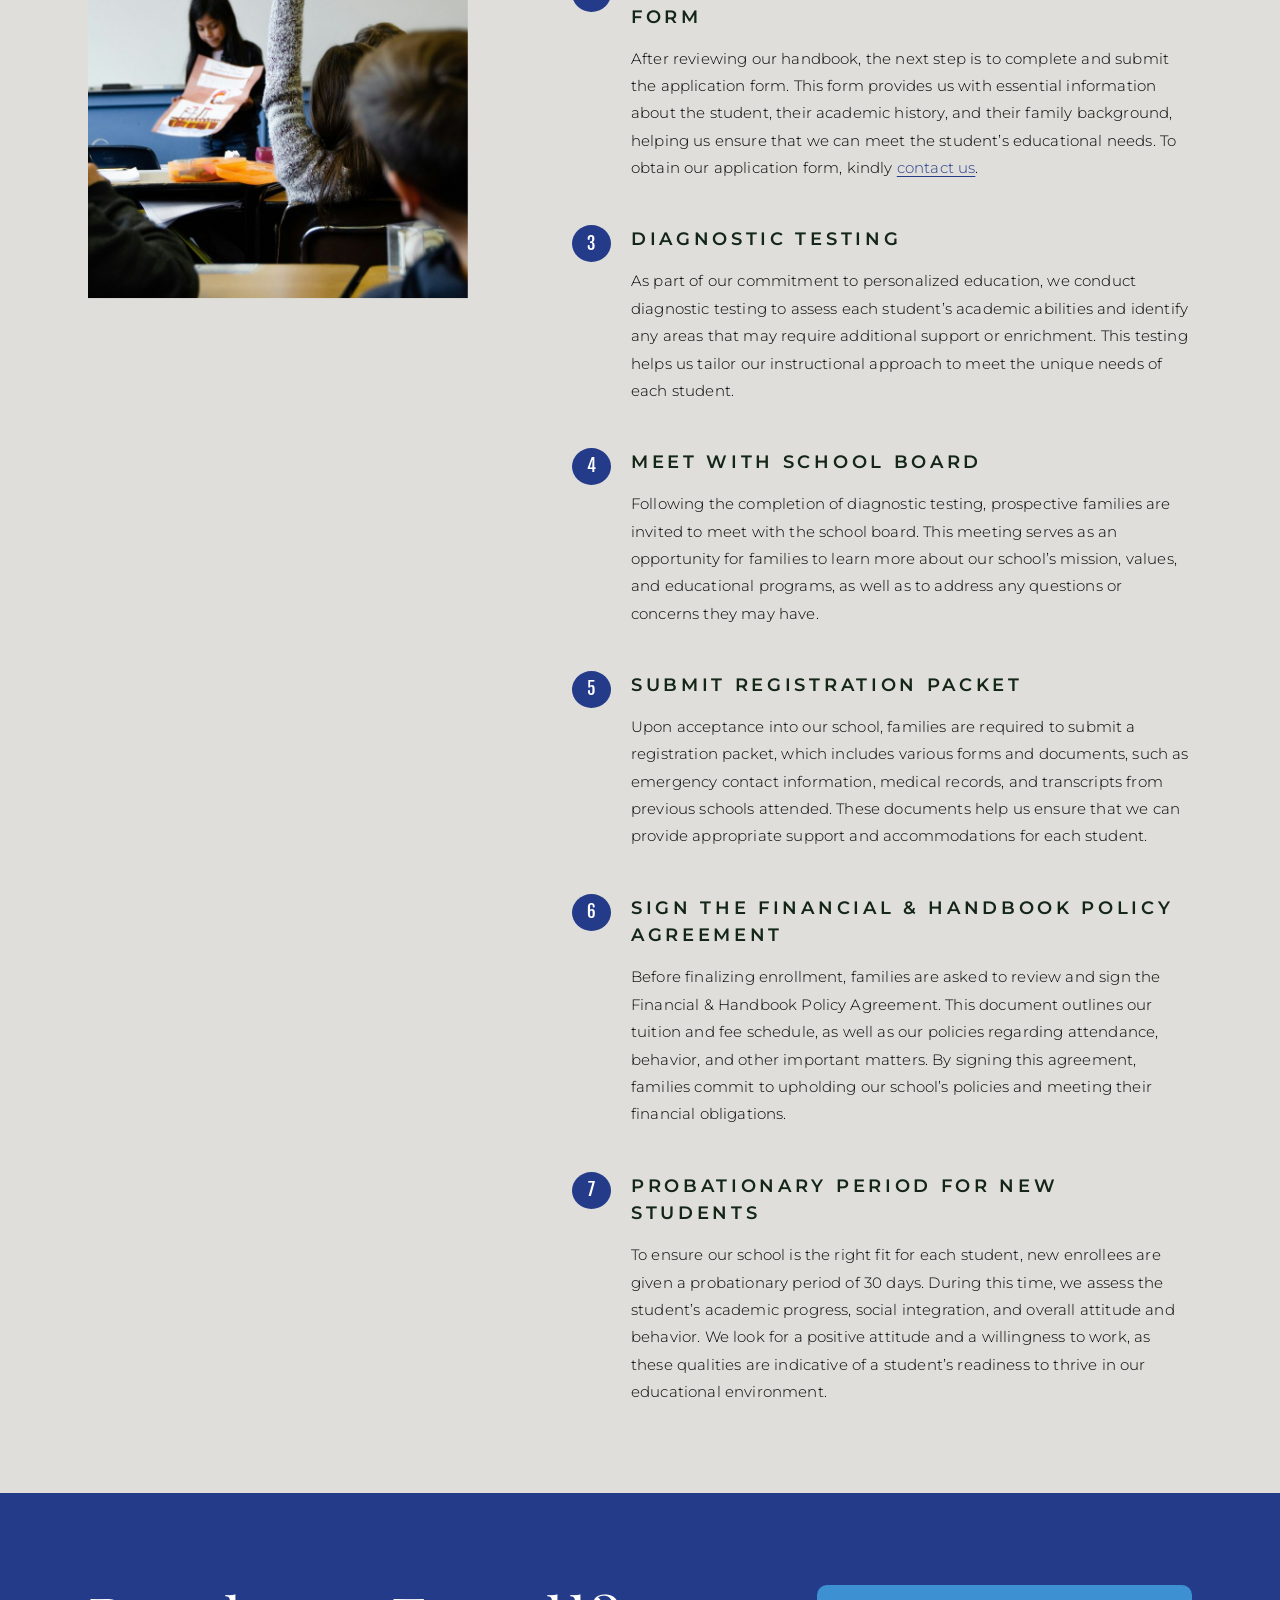
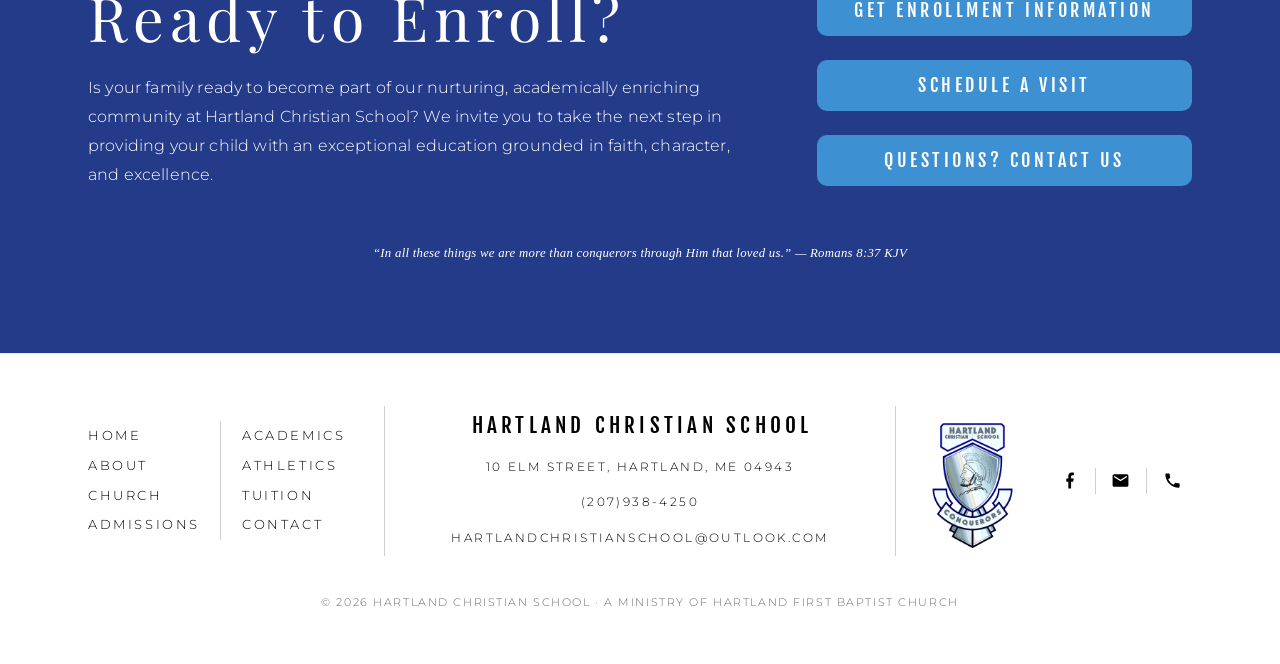
<file: admissions/index.html>
<!DOCTYPE html>
<html lang="en">
<head>
<meta charset="utf-8">
<meta name="viewport" content="width=device-width, initial-scale=1">
<title>Admissions | Hartland Christian School</title>
<meta name="description" content="How to enroll at Hartland Christian School — our seven-step admissions process, from handbook to registration.">
<link rel="canonical" href="https://hartlandchristian.com/admissions">
<meta property="og:type" content="website">
<meta property="og:site_name" content="Hartland Christian School">
<meta property="og:title" content="Admissions | Hartland Christian School">
<meta property="og:description" content="How to enroll at Hartland Christian School — our seven-step admissions process, from handbook to registration.">
<meta property="og:url" content="https://hartlandchristian.com/admissions">
<meta property="og:image" content="https://hartlandchristian.com/assets/img/admissions-hero.jpg">
<meta name="twitter:card" content="summary_large_image">
<link rel="icon" type="image/png" href="/assets/img/hcs_favicon.png">
<link rel="apple-touch-icon" href="/assets/img/hcs_favicon.png">
<link rel="preconnect" href="https://fonts.googleapis.com">
<link rel="preconnect" href="https://fonts.gstatic.com" crossorigin>
<link rel="stylesheet" href="https://fonts.googleapis.com/css2?family=Cardo:ital,wght@0,400;1,400&amp;family=Fjalla+One&amp;family=Libre+Baskerville:ital@0;1&amp;family=Montserrat:wght@300;400;600&amp;family=Playfair+Display:wght@400;500&amp;display=swap">
<link rel="stylesheet" href="/assets/css/site.css?v=68ab93f5">
<script type="application/ld+json">{"@context":"https://schema.org","@type":"School","name":"Hartland Christian School","alternateName":"HCS","foundingDate":"1980","url":"https://hartlandchristian.com","logo":"https://hartlandchristian.com/assets/img/conquerors_logo.png","email":"hartlandchristianschool@outlook.com","telephone":"+1-207-938-4250","sameAs":["https://www.facebook.com/profile.php?id=100057050606588"],"address":{"@type":"PostalAddress","streetAddress":"10 Elm Street, PO Box 510","addressLocality":"Hartland","addressRegion":"ME","postalCode":"04943","addressCountry":"US"},"parentOrganization":{"@type":"Church","name":"Hartland First Baptist Church","foundingDate":"1847"}}</script>
</head>
<body>
<a class="skip-link" href="#main">Skip to main content</a>
<header class="site-header">
  <button class="nav-toggle" type="button" aria-expanded="false" aria-controls="site-nav" aria-label="Open menu"><svg viewBox="0 0 512 512" aria-hidden="true"><path d="M96 241h320v32H96zM96 145h320v32H96zM96 337h320v32H96z"/></svg></button>
  <nav class="site-nav" id="site-nav" aria-label="Primary">
    <div class="nav-drawer__top">
      <a class="nav-drawer__brand" href="/">
        <img src="/assets/img/conquerors_logo.png" alt="" width="34" height="52">
        <span>Hartland Christian School</span>
      </a>
      <button class="nav-close" type="button" aria-label="Close menu"><svg viewBox="0 0 512 512" aria-hidden="true"><path d="M405 136.8L375.2 107 256 226.2 136.8 107 107 136.8 226.2 256 107 375.2l29.8 29.8L256 285.8 375.2 405l29.8-29.8L285.8 256"/></svg></button>
    </div>
    <ul class="site-nav__list site-nav__list--left"><li><a href="/">home</a></li><li><a href="/about">about</a></li><li><a href="/church">church</a></li><li><a href="/admissions" aria-current="page">admissions</a></li></ul>
    <a class="brand__crest" href="/">
      <span class="brand__est" aria-hidden="true">Est.</span>
      <img src="/assets/img/conquerors_logo.png" alt="Hartland Christian School Conquerors crest" width="60" height="100">
      <span class="brand__est" aria-hidden="true">1980</span>
      <span class="sr-only">Hartland Christian School, established 1980</span>
    </a>
    <ul class="site-nav__list site-nav__list--right"><li><a href="/academics">academics</a></li><li><a href="/athletics">athletics</a></li><li><a href="/tuition">tuition</a></li><li><a href="/contact">contact</a></li></ul>
    <div class="nav-drawer__actions">
      <a href="tel:+12079384250"><svg viewBox="0 0 24 24" aria-hidden="true"><path d="M6.6 10.8a15.1 15.1 0 0 0 6.6 6.6l2.2-2.2c.3-.3.7-.4 1-.2 1.2.4 2.4.6 3.6.6.6 0 1 .4 1 1V20c0 .6-.4 1-1 1A17 17 0 0 1 3 4c0-.6.4-1 1-1h3.5c.6 0 1 .4 1 1 0 1.3.2 2.5.6 3.6.1.4 0 .7-.2 1z"/></svg><span>Call</span></a>
      <a href="mailto:hartlandchristianschool@outlook.com"><svg viewBox="0 0 24 24" aria-hidden="true"><path d="M20 4H4a2 2 0 0 0-2 2v12a2 2 0 0 0 2 2h16a2 2 0 0 0 2-2V6a2 2 0 0 0-2-2m0 4-8 5-8-5V6l8 5 8-5z"/></svg><span>Email</span></a>
      <a href="https://www.google.com/maps/place/Hartland+First+Baptist+Church/@44.8822617,-69.4478333,16.97z" target="_blank" rel="noopener"><svg viewBox="0 0 24 24" aria-hidden="true"><path d="M12 2a7 7 0 0 0-7 7c0 5.2 7 13 7 13s7-7.8 7-13a7 7 0 0 0-7-7m0 9.5A2.5 2.5 0 1 1 12 6.5a2.5 2.5 0 0 1 0 5"/></svg><span>Directions</span></a>
    </div>
  </nav>
  <a class="brand__name" href="/">Hartland Christian School</a>
</header>
<main id="main">
<section class="hero">
  <img src="/assets/img/admissions-hero.jpg" alt="Students at Hartland Christian School" width="1200" height="465" fetchpriority="high">
</section>

<section class="section section--tight" id="title-admissions">
  <div class="wrap page-title">
    <h1>admissions</h1>
    <div class="rule" aria-hidden="true"></div>
    <div class="prose mt-2" style="max-width:920px;margin-inline:auto;text-align:center">
      <p>At HCS we embrace diversity and inclusivity as core principles in our admissions process. We value each applicant as an individual and assess them solely based on their academic achievements, without any discrimination on the basis of race, color, sex, or national origin. We believe in creating a welcoming and supportive environment where every student can thrive academically, socially, and spiritually.</p>
      <p>We appreciate your interest in our school, which is dedicated to equipping students to navigate an ever-changing world with a Christian worldview. To begin the enrollment process, please refer to the information below. For further assistance, feel free to <a href="/contact">contact us</a>.</p>
    </div>
  </div>
</section>

<section class="section section--warm" id="how-to-enroll" aria-labelledby="enroll-h">
  <div class="wrap">
    <div class="sec-head"><h2 id="enroll-h">how to <em>enroll</em></h2></div>
    <div class="enroll">
      <div class="enroll__media">
        <img src="/assets/img/enrollment.jpg" alt="A student writing" loading="lazy" width="441" height="1000">
      </div>
      <ol class="steps"><li class="step">
  <span class="step__num" aria-hidden="true">1</span>
  <div><h3>please read our handbook thoroughly</h3><p>Before proceeding with enrollment, we encourage all prospective families to thoroughly review our handbook. This document outlines our school policies, procedures, and expectations, ensuring that all parties have a clear understanding of our educational philosophy and community standards. Our handbook can be found <a href="/handbook">here</a>.</p></div>
</li><li class="step">
  <span class="step__num" aria-hidden="true">2</span>
  <div><h3>complete and submit the application form</h3><p>After reviewing our handbook, the next step is to complete and submit the application form. This form provides us with essential information about the student, their academic history, and their family background, helping us ensure that we can meet the student&rsquo;s educational needs. To obtain our application form, kindly <a href="/contact">contact us</a>.</p></div>
</li><li class="step">
  <span class="step__num" aria-hidden="true">3</span>
  <div><h3>diagnostic testing</h3><p>As part of our commitment to personalized education, we conduct diagnostic testing to assess each student&rsquo;s academic abilities and identify any areas that may require additional support or enrichment. This testing helps us tailor our instructional approach to meet the unique needs of each student.</p></div>
</li><li class="step">
  <span class="step__num" aria-hidden="true">4</span>
  <div><h3>meet with school board</h3><p>Following the completion of diagnostic testing, prospective families are invited to meet with the school board. This meeting serves as an opportunity for families to learn more about our school&rsquo;s mission, values, and educational programs, as well as to address any questions or concerns they may have.</p></div>
</li><li class="step">
  <span class="step__num" aria-hidden="true">5</span>
  <div><h3>submit registration packet</h3><p>Upon acceptance into our school, families are required to submit a registration packet, which includes various forms and documents, such as emergency contact information, medical records, and transcripts from previous schools attended. These documents help us ensure that we can provide appropriate support and accommodations for each student.</p></div>
</li><li class="step">
  <span class="step__num" aria-hidden="true">6</span>
  <div><h3>sign the financial &amp; handbook policy agreement</h3><p>Before finalizing enrollment, families are asked to review and sign the Financial &amp; Handbook Policy Agreement. This document outlines our tuition and fee schedule, as well as our policies regarding attendance, behavior, and other important matters. By signing this agreement, families commit to upholding our school&rsquo;s policies and meeting their financial obligations.</p></div>
</li><li class="step">
  <span class="step__num" aria-hidden="true">7</span>
  <div><h3>probationary period for new students</h3><p>To ensure our school is the right fit for each student, new enrollees are given a probationary period of 30 days. During this time, we assess the student&rsquo;s academic progress, social integration, and overall attitude and behavior. We look for a positive attitude and a willingness to work, as these qualities are indicative of a student&rsquo;s readiness to thrive in our educational environment.</p></div>
</li></ol>
    </div>
  </div>
</section>

<section class="section section--navy" aria-labelledby="cta-h">
  <div class="wrap">
    <div class="cta">
      <div>
        <h2 id="cta-h">Ready to Enroll?</h2>
        <p>Is your family ready to become part of our nurturing, academically enriching community at Hartland Christian School? We invite you to take the next step in providing your child with an exceptional education grounded in faith, character, and excellence.</p>
      </div>
      <div class="cta__actions">
        <a class="btn btn--cta" href="#how-to-enroll">get enrollment information</a>
        <a class="btn btn--cta" href="/contact">schedule a visit</a>
        <a class="btn btn--cta" href="/contact">questions? contact us</a>
      </div>
    </div>
    <p class="cta__verse">&ldquo;In all these things we are more than conquerors through Him that loved us.&rdquo; &mdash; Romans 8:37 KJV</p>
  </div>
</section>
</main>
<footer class="site-footer">
  <div class="wrap">
    <div class="footer-grid">
      <nav class="footer-nav" aria-label="Footer">
        <ul><li><a href="/">home</a></li><li><a href="/about">about</a></li><li><a href="/church">church</a></li><li><a href="/admissions">admissions</a></li></ul>
        <span class="footer-nav__rule" aria-hidden="true"></span>
        <ul><li><a href="/academics">academics</a></li><li><a href="/athletics">athletics</a></li><li><a href="/tuition">tuition</a></li><li><a href="/contact">contact</a></li></ul>
      </nav>
      <span class="footer-rule" aria-hidden="true"></span>
      <div class="footer-main">
        <a class="footer-main__name" href="/">hartland christian school</a>
        <p class="footer-main__bold"><a href="https://www.google.com/maps/place/Hartland+First+Baptist+Church/@44.8822617,-69.4478333,16.97z" target="_blank" rel="noopener">10 elm street, hartland, me 04943</a></p>
        <p class="footer-main__bold"><a href="tel:+12079384250">(207)938-4250</a></p>
        <p class="footer-main__email"><a href="mailto:hartlandchristianschool@outlook.com">hartlandchristianschool@outlook.com</a></p>
      </div>
      <span class="footer-rule" aria-hidden="true"></span>
      <div class="footer-aside">
        <img src="/assets/img/conquerors_logo.png" alt="" width="90" height="140" loading="lazy">
        <div class="footer-social">
          <a href="https://www.facebook.com/profile.php?id=100057050606588" target="_blank" rel="noopener" aria-label="Hartland Christian School on Facebook"><svg viewBox="0 0 24 24" aria-hidden="true"><path d="M14 13.5h2.5l1-4H14v-2c0-1.03 0-2 2-2h1.5V2.14c-.33-.04-1.55-.14-2.84-.14C12 2 10.5 3.66 10.5 6.7v2.8H8v4h2.5V22H14z"/></svg></a>
          <span class="footer-social__rule" aria-hidden="true"></span>
          <a href="mailto:hartlandchristianschool@outlook.com" aria-label="Email the school"><svg viewBox="0 0 24 24" aria-hidden="true"><path d="M20 4H4a2 2 0 0 0-2 2v12a2 2 0 0 0 2 2h16a2 2 0 0 0 2-2V6a2 2 0 0 0-2-2m0 4-8 5-8-5V6l8 5 8-5z"/></svg></a>
          <span class="footer-social__rule" aria-hidden="true"></span>
          <a href="tel:+12079384250" aria-label="Call the school"><svg viewBox="0 0 24 24" aria-hidden="true"><path d="M6.6 10.8a15.1 15.1 0 0 0 6.6 6.6l2.2-2.2c.3-.3.7-.4 1-.2 1.2.4 2.4.6 3.6.6.6 0 1 .4 1 1V20c0 .6-.4 1-1 1A17 17 0 0 1 3 4c0-.6.4-1 1-1h3.5c.6 0 1 .4 1 1 0 1.3.2 2.5.6 3.6.1.4 0 .7-.2 1z"/></svg></a>
        </div>
      </div>
    </div>
    <p class="footer-legal">&copy; 2026 Hartland Christian School &middot; A ministry of Hartland First Baptist Church</p>
  </div>
</footer>
<script src="/assets/js/site.js?v=8d145158" defer></script>
</body>
</html>
</file>
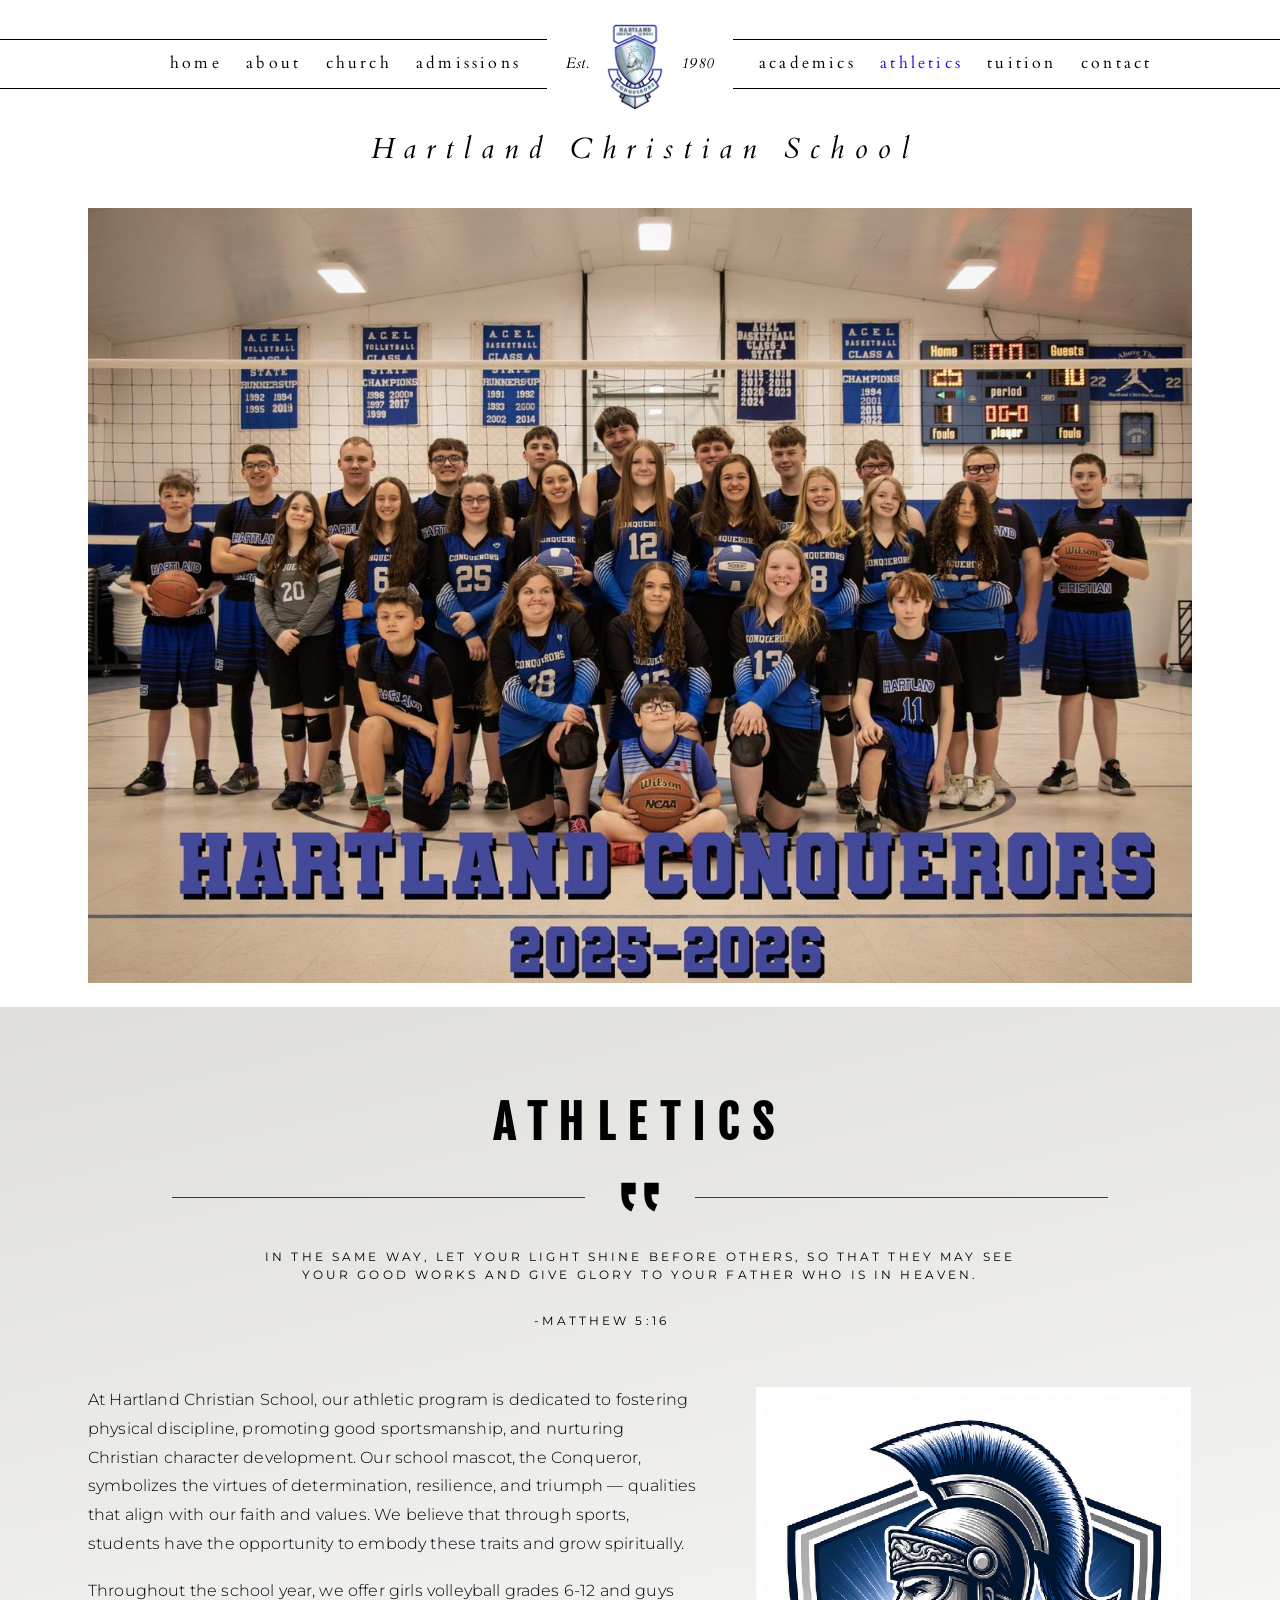
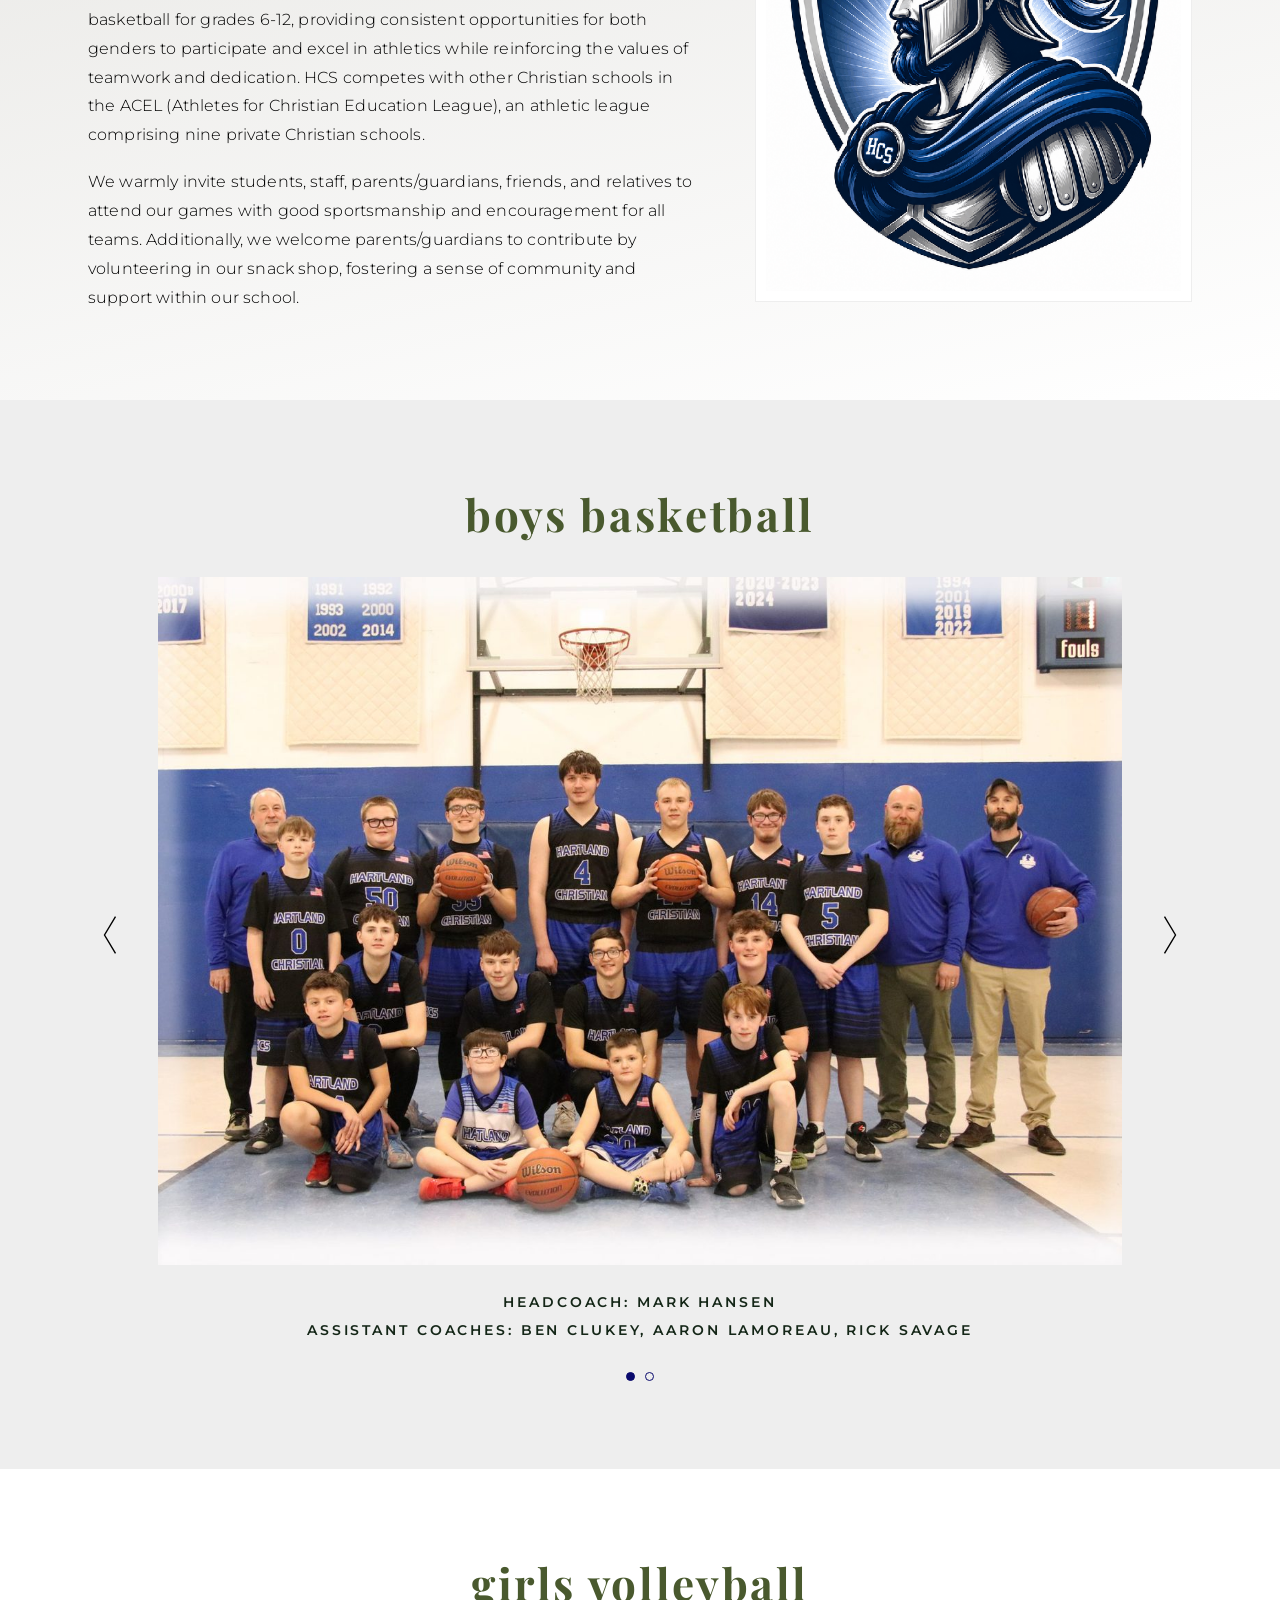
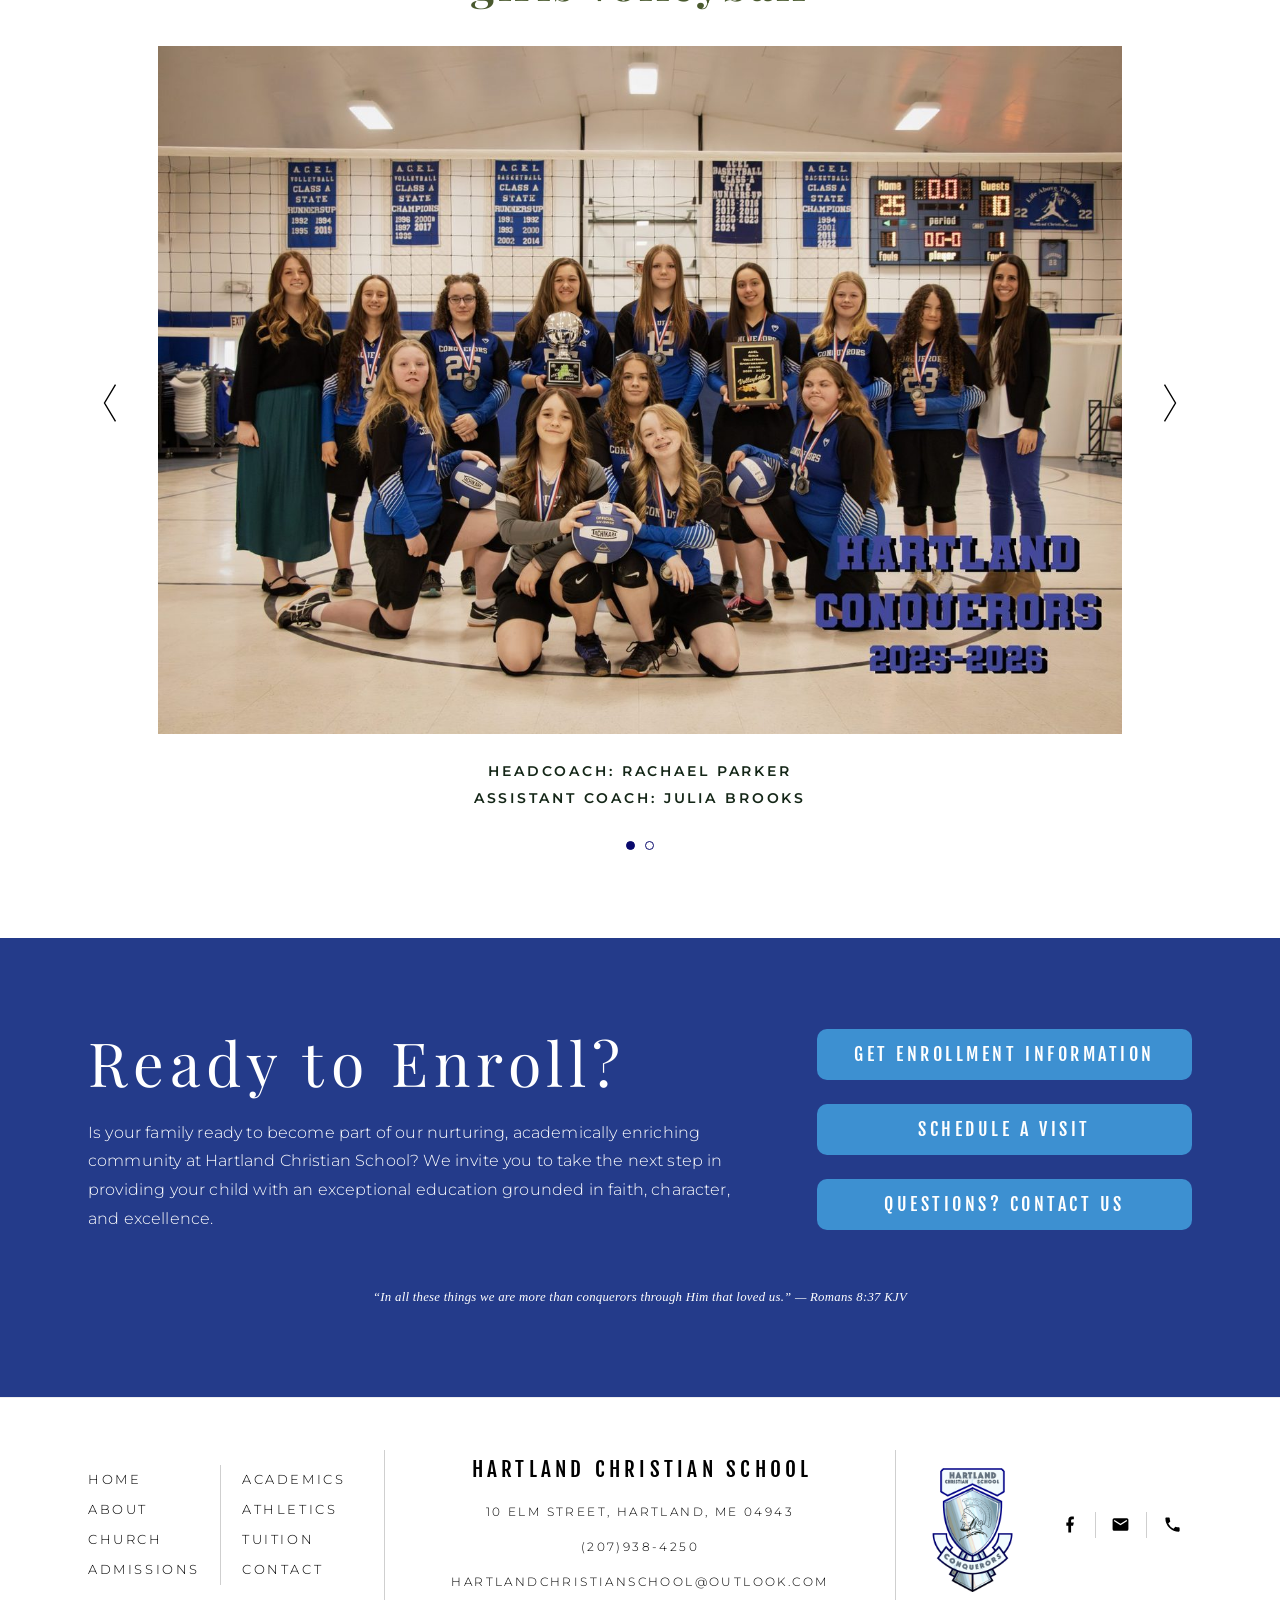
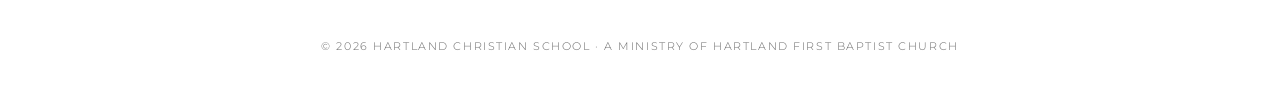
<file: athletics/index.html>
<!DOCTYPE html>
<html lang="en">
<head>
<meta charset="utf-8">
<meta name="viewport" content="width=device-width, initial-scale=1">
<title>Athletics | Hartland Christian School</title>
<meta name="description" content="Conquerors athletics — girls volleyball and boys basketball for grades 6-12, competing in the ACEL league.">
<link rel="canonical" href="https://hartlandchristian.com/athletics">
<meta property="og:type" content="website">
<meta property="og:site_name" content="Hartland Christian School">
<meta property="og:title" content="Athletics | Hartland Christian School">
<meta property="og:description" content="Conquerors athletics — girls volleyball and boys basketball for grades 6-12, competing in the ACEL league.">
<meta property="og:url" content="https://hartlandchristian.com/athletics">
<meta property="og:image" content="https://hartlandchristian.com/assets/img/vball.jpg">
<meta name="twitter:card" content="summary_large_image">
<link rel="icon" type="image/png" href="/assets/img/hcs_favicon.png">
<link rel="apple-touch-icon" href="/assets/img/hcs_favicon.png">
<link rel="preconnect" href="https://fonts.googleapis.com">
<link rel="preconnect" href="https://fonts.gstatic.com" crossorigin>
<link rel="stylesheet" href="https://fonts.googleapis.com/css2?family=Cardo:ital,wght@0,400;1,400&amp;family=Fjalla+One&amp;family=Libre+Baskerville:ital@0;1&amp;family=Montserrat:wght@300;400;600&amp;family=Playfair+Display:wght@400;500&amp;display=swap">
<link rel="stylesheet" href="/assets/css/site.css?v=68ab93f5">
<script type="application/ld+json">{"@context":"https://schema.org","@type":"School","name":"Hartland Christian School","alternateName":"HCS","foundingDate":"1980","url":"https://hartlandchristian.com","logo":"https://hartlandchristian.com/assets/img/conquerors_logo.png","email":"hartlandchristianschool@outlook.com","telephone":"+1-207-938-4250","sameAs":["https://www.facebook.com/profile.php?id=100057050606588"],"address":{"@type":"PostalAddress","streetAddress":"10 Elm Street, PO Box 510","addressLocality":"Hartland","addressRegion":"ME","postalCode":"04943","addressCountry":"US"},"parentOrganization":{"@type":"Church","name":"Hartland First Baptist Church","foundingDate":"1847"}}</script>
</head>
<body>
<a class="skip-link" href="#main">Skip to main content</a>
<header class="site-header">
  <button class="nav-toggle" type="button" aria-expanded="false" aria-controls="site-nav" aria-label="Open menu"><svg viewBox="0 0 512 512" aria-hidden="true"><path d="M96 241h320v32H96zM96 145h320v32H96zM96 337h320v32H96z"/></svg></button>
  <nav class="site-nav" id="site-nav" aria-label="Primary">
    <div class="nav-drawer__top">
      <a class="nav-drawer__brand" href="/">
        <img src="/assets/img/conquerors_logo.png" alt="" width="34" height="52">
        <span>Hartland Christian School</span>
      </a>
      <button class="nav-close" type="button" aria-label="Close menu"><svg viewBox="0 0 512 512" aria-hidden="true"><path d="M405 136.8L375.2 107 256 226.2 136.8 107 107 136.8 226.2 256 107 375.2l29.8 29.8L256 285.8 375.2 405l29.8-29.8L285.8 256"/></svg></button>
    </div>
    <ul class="site-nav__list site-nav__list--left"><li><a href="/">home</a></li><li><a href="/about">about</a></li><li><a href="/church">church</a></li><li><a href="/admissions">admissions</a></li></ul>
    <a class="brand__crest" href="/">
      <span class="brand__est" aria-hidden="true">Est.</span>
      <img src="/assets/img/conquerors_logo.png" alt="Hartland Christian School Conquerors crest" width="60" height="100">
      <span class="brand__est" aria-hidden="true">1980</span>
      <span class="sr-only">Hartland Christian School, established 1980</span>
    </a>
    <ul class="site-nav__list site-nav__list--right"><li><a href="/academics">academics</a></li><li><a href="/athletics" aria-current="page">athletics</a></li><li><a href="/tuition">tuition</a></li><li><a href="/contact">contact</a></li></ul>
    <div class="nav-drawer__actions">
      <a href="tel:+12079384250"><svg viewBox="0 0 24 24" aria-hidden="true"><path d="M6.6 10.8a15.1 15.1 0 0 0 6.6 6.6l2.2-2.2c.3-.3.7-.4 1-.2 1.2.4 2.4.6 3.6.6.6 0 1 .4 1 1V20c0 .6-.4 1-1 1A17 17 0 0 1 3 4c0-.6.4-1 1-1h3.5c.6 0 1 .4 1 1 0 1.3.2 2.5.6 3.6.1.4 0 .7-.2 1z"/></svg><span>Call</span></a>
      <a href="mailto:hartlandchristianschool@outlook.com"><svg viewBox="0 0 24 24" aria-hidden="true"><path d="M20 4H4a2 2 0 0 0-2 2v12a2 2 0 0 0 2 2h16a2 2 0 0 0 2-2V6a2 2 0 0 0-2-2m0 4-8 5-8-5V6l8 5 8-5z"/></svg><span>Email</span></a>
      <a href="https://www.google.com/maps/place/Hartland+First+Baptist+Church/@44.8822617,-69.4478333,16.97z" target="_blank" rel="noopener"><svg viewBox="0 0 24 24" aria-hidden="true"><path d="M12 2a7 7 0 0 0-7 7c0 5.2 7 13 7 13s7-7.8 7-13a7 7 0 0 0-7-7m0 9.5A2.5 2.5 0 1 1 12 6.5a2.5 2.5 0 0 1 0 5"/></svg><span>Directions</span></a>
    </div>
  </nav>
  <a class="brand__name" href="/">Hartland Christian School</a>
</header>
<main id="main">
<section class="hero hero--contain" style="background:#fff">
  <div class="wrap" style="padding-block:1.5rem">
    <img src="/assets/img/vball.jpg" alt="The Hartland Conquerors, 2025-2026" width="1800" height="1263" fetchpriority="high" style="margin-inline:auto">
  </div>
</section>

<section class="section section--gradient" id="title-athletics" aria-labelledby="ath-h">
  <div class="wrap">
    <div class="page-title page-title--blue">
      <h1 id="ath-h">ATHLETICS</h1>
      <div class="rule-mark" aria-hidden="true"><span class="rule-mark__glyph"><svg viewBox="0 0 32 32" aria-hidden="true" fill="currentColor"><path d="M13 6v8H8c0 4 1 6 4 7l-2 5c-5-2-7-6-7-13V6zm16 0v8h-5c0 4 1 6 4 7l-2 5c-5-2-7-6-7-13V6z"/></svg></span></div>
      <p class="verse-caps">in the same way, let your light shine before others, so that they may see your good works and give glory to your father who is in heaven.</p>
      <p class="verse-caps verse-caps__ref">-matthew 5:16</p>
    </div>

    <div class="athletics-lede" style="margin-top:clamp(2.5rem,5vw,3.5rem)">
      <div class="prose">
        <p>At Hartland Christian School, our athletic program is dedicated to fostering physical discipline, promoting good sportsmanship, and nurturing Christian character development. Our school mascot, the Conqueror, symbolizes the virtues of determination, resilience, and triumph &mdash; qualities that align with our faith and values. We believe that through sports, students have the opportunity to embody these traits and grow spiritually.</p>
        <p>Throughout the school year, we offer girls volleyball grades 6-12 and guys basketball for grades 6-12, providing consistent opportunities for both genders to participate and excel in athletics while reinforcing the values of teamwork and dedication. HCS competes with other Christian schools in the ACEL (Athletes for Christian Education League), an athletic league comprising nine private Christian schools.</p>
        <p>We warmly invite students, staff, parents/guardians, friends, and relatives to attend our games with good sportsmanship and encouragement for all teams. Additionally, we welcome parents/guardians to contribute by volunteering in our snack shop, fostering a sense of community and support within our school.</p>
      </div>
      <div class="athletics-lede__media">
        <img src="/assets/img/conquerors-crest.png" alt="The Hartland Christian School Conquerors crest" loading="lazy" width="900" height="1072">
      </div>
    </div>
  </div>
</section>

<section class="section section--grey" aria-labelledby="bball-h">
  <div class="wrap">
    <h2 id="bball-h" class="sr-only">Boys basketball</h2>
    <div class="carousel" data-fade="true" role="group" aria-roledescription="carousel" aria-label="Boys basketball photos" tabindex="0">
<button class="carousel__btn carousel__btn--prev" type="button" aria-label="Previous"><svg viewBox="0 0 24 48" aria-hidden="true"><path d="M18 4 6 24l12 20"/></svg></button>
<div class="carousel__viewport"><div class="carousel__track">
<div class="carousel__slide" role="group" aria-roledescription="slide" aria-label="1 of 2"><div class="team-slide">
  <h3>boys basketball</h3>
  <div class="team-slide__media"><img src="/assets/img/basketball-team.jpg" alt="The Hartland Christian School boys basketball team, 2025-2026" width="1800" height="1286"></div>
  <p class="team-slide__caption">headcoach: Mark Hansen<br>assistant coaches: Ben Clukey, Aaron Lamoreau, Rick Savage</p>
</div></div>
<div class="carousel__slide" role="group" aria-roledescription="slide" aria-label="2 of 2"><div class="team-slide">
  <h3>boys basketball</h3>
  <ul class="collage"><li><img data-src="/assets/img/bball-year-1.jpg" alt="Boys basketball through the years" width="300" height="400"></li><li><img data-src="/assets/img/bball-year-4.jpg" alt="Boys basketball through the years" width="300" height="400"></li><li><img data-src="/assets/img/bball-year-3.jpg" alt="Boys basketball through the years" width="300" height="400"></li><li><img data-src="/assets/img/bball-year-5.jpg" alt="Boys basketball through the years" width="300" height="400"></li><li><img data-src="/assets/img/bball-year-2.jpg" alt="Boys basketball through the years" width="300" height="400"></li></ul>
  <p class="team-slide__caption">Through the years</p>
</div></div>
</div></div>
<button class="carousel__btn carousel__btn--next" type="button" aria-label="Next"><svg viewBox="0 0 24 48" aria-hidden="true"><path d="m6 4 12 20L6 44"/></svg></button>
<div class="carousel__dots"></div>
</div>
  </div>
</section>

<section class="section" aria-labelledby="vball-h">
  <div class="wrap">
    <h2 id="vball-h" class="sr-only">Girls volleyball</h2>
    <div class="carousel" data-fade="true" role="group" aria-roledescription="carousel" aria-label="Girls volleyball photos" tabindex="0">
<button class="carousel__btn carousel__btn--prev" type="button" aria-label="Previous"><svg viewBox="0 0 24 48" aria-hidden="true"><path d="M18 4 6 24l12 20"/></svg></button>
<div class="carousel__viewport"><div class="carousel__track">
<div class="carousel__slide" role="group" aria-roledescription="slide" aria-label="1 of 2"><div class="team-slide">
  <h3>girls volleyball</h3>
  <div class="team-slide__media"><img src="/assets/img/volleyball-team.jpg" alt="The Hartland Christian School girls volleyball team, 2025-2026" width="1800" height="1286"></div>
  <p class="team-slide__caption">headcoach: Rachael Parker<br>assistant coach: Julia Brooks</p>
</div></div>
<div class="carousel__slide" role="group" aria-roledescription="slide" aria-label="2 of 2"><div class="team-slide">
  <h3>girls volleyball</h3>
  <ul class="collage"><li><img data-src="/assets/img/vball-year-4.jpg" alt="Girls volleyball through the years" width="300" height="400"></li><li><img data-src="/assets/img/vball-year-2.jpg" alt="Girls volleyball through the years" width="300" height="400"></li><li><img data-src="/assets/img/vball-year-5.jpg" alt="Girls volleyball through the years" width="300" height="400"></li><li><img data-src="/assets/img/vball-year-3.jpg" alt="Girls volleyball through the years" width="300" height="400"></li><li><img data-src="/assets/img/vball-year-1.jpg" alt="Girls volleyball through the years" width="300" height="400"></li></ul>
  <p class="team-slide__caption">Through the years</p>
</div></div>
</div></div>
<button class="carousel__btn carousel__btn--next" type="button" aria-label="Next"><svg viewBox="0 0 24 48" aria-hidden="true"><path d="m6 4 12 20L6 44"/></svg></button>
<div class="carousel__dots"></div>
</div>
  </div>
</section>

<section class="section section--navy" aria-labelledby="cta-h">
  <div class="wrap">
    <div class="cta">
      <div>
        <h2 id="cta-h">Ready to Enroll?</h2>
        <p>Is your family ready to become part of our nurturing, academically enriching community at Hartland Christian School? We invite you to take the next step in providing your child with an exceptional education grounded in faith, character, and excellence.</p>
      </div>
      <div class="cta__actions">
        <a class="btn btn--cta" href="/admissions">get enrollment information</a>
        <a class="btn btn--cta" href="/contact">schedule a visit</a>
        <a class="btn btn--cta" href="/contact">questions? contact us</a>
      </div>
    </div>
    <p class="cta__verse">&ldquo;In all these things we are more than conquerors through Him that loved us.&rdquo; &mdash; Romans 8:37 KJV</p>
  </div>
</section>
</main>
<footer class="site-footer">
  <div class="wrap">
    <div class="footer-grid">
      <nav class="footer-nav" aria-label="Footer">
        <ul><li><a href="/">home</a></li><li><a href="/about">about</a></li><li><a href="/church">church</a></li><li><a href="/admissions">admissions</a></li></ul>
        <span class="footer-nav__rule" aria-hidden="true"></span>
        <ul><li><a href="/academics">academics</a></li><li><a href="/athletics">athletics</a></li><li><a href="/tuition">tuition</a></li><li><a href="/contact">contact</a></li></ul>
      </nav>
      <span class="footer-rule" aria-hidden="true"></span>
      <div class="footer-main">
        <a class="footer-main__name" href="/">hartland christian school</a>
        <p class="footer-main__bold"><a href="https://www.google.com/maps/place/Hartland+First+Baptist+Church/@44.8822617,-69.4478333,16.97z" target="_blank" rel="noopener">10 elm street, hartland, me 04943</a></p>
        <p class="footer-main__bold"><a href="tel:+12079384250">(207)938-4250</a></p>
        <p class="footer-main__email"><a href="mailto:hartlandchristianschool@outlook.com">hartlandchristianschool@outlook.com</a></p>
      </div>
      <span class="footer-rule" aria-hidden="true"></span>
      <div class="footer-aside">
        <img src="/assets/img/conquerors_logo.png" alt="" width="90" height="140" loading="lazy">
        <div class="footer-social">
          <a href="https://www.facebook.com/profile.php?id=100057050606588" target="_blank" rel="noopener" aria-label="Hartland Christian School on Facebook"><svg viewBox="0 0 24 24" aria-hidden="true"><path d="M14 13.5h2.5l1-4H14v-2c0-1.03 0-2 2-2h1.5V2.14c-.33-.04-1.55-.14-2.84-.14C12 2 10.5 3.66 10.5 6.7v2.8H8v4h2.5V22H14z"/></svg></a>
          <span class="footer-social__rule" aria-hidden="true"></span>
          <a href="mailto:hartlandchristianschool@outlook.com" aria-label="Email the school"><svg viewBox="0 0 24 24" aria-hidden="true"><path d="M20 4H4a2 2 0 0 0-2 2v12a2 2 0 0 0 2 2h16a2 2 0 0 0 2-2V6a2 2 0 0 0-2-2m0 4-8 5-8-5V6l8 5 8-5z"/></svg></a>
          <span class="footer-social__rule" aria-hidden="true"></span>
          <a href="tel:+12079384250" aria-label="Call the school"><svg viewBox="0 0 24 24" aria-hidden="true"><path d="M6.6 10.8a15.1 15.1 0 0 0 6.6 6.6l2.2-2.2c.3-.3.7-.4 1-.2 1.2.4 2.4.6 3.6.6.6 0 1 .4 1 1V20c0 .6-.4 1-1 1A17 17 0 0 1 3 4c0-.6.4-1 1-1h3.5c.6 0 1 .4 1 1 0 1.3.2 2.5.6 3.6.1.4 0 .7-.2 1z"/></svg></a>
        </div>
      </div>
    </div>
    <p class="footer-legal">&copy; 2026 Hartland Christian School &middot; A ministry of Hartland First Baptist Church</p>
  </div>
</footer>
<script src="/assets/js/site.js?v=8d145158" defer></script>
</body>
</html>
</file>
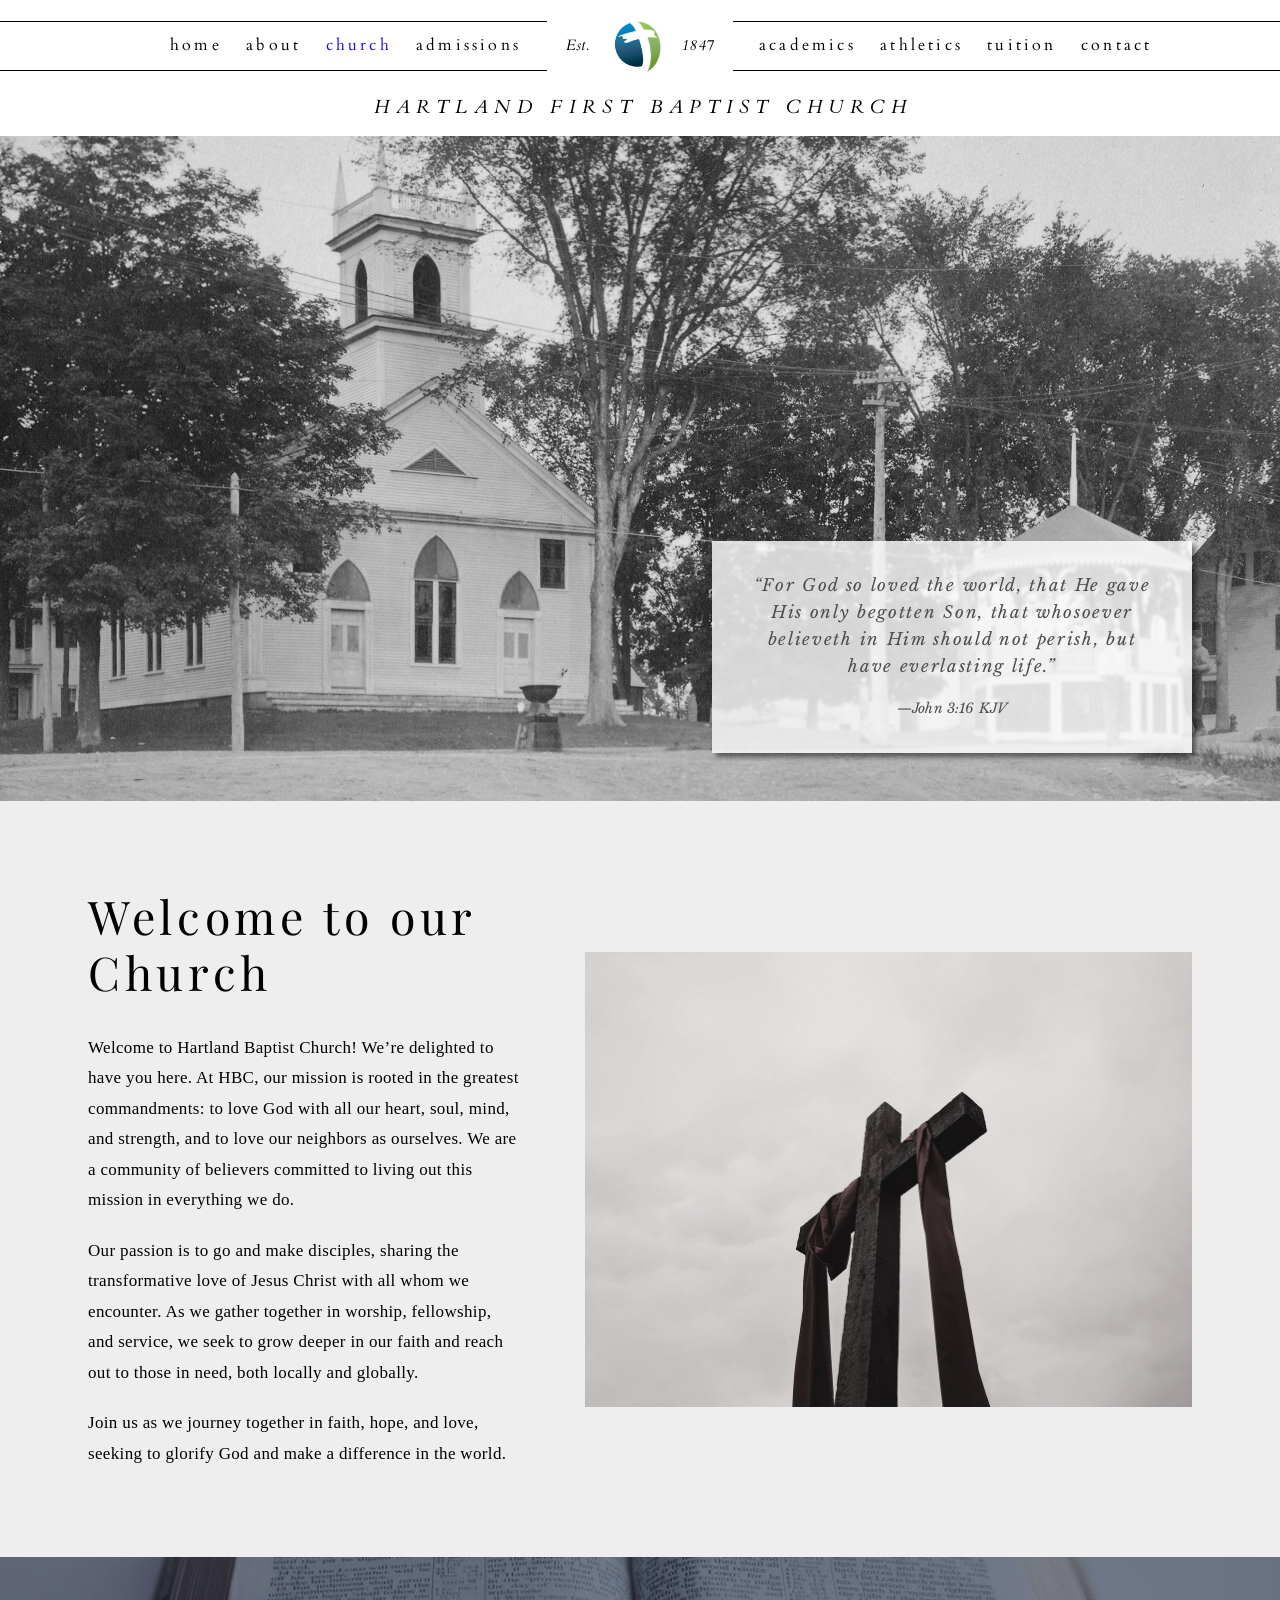
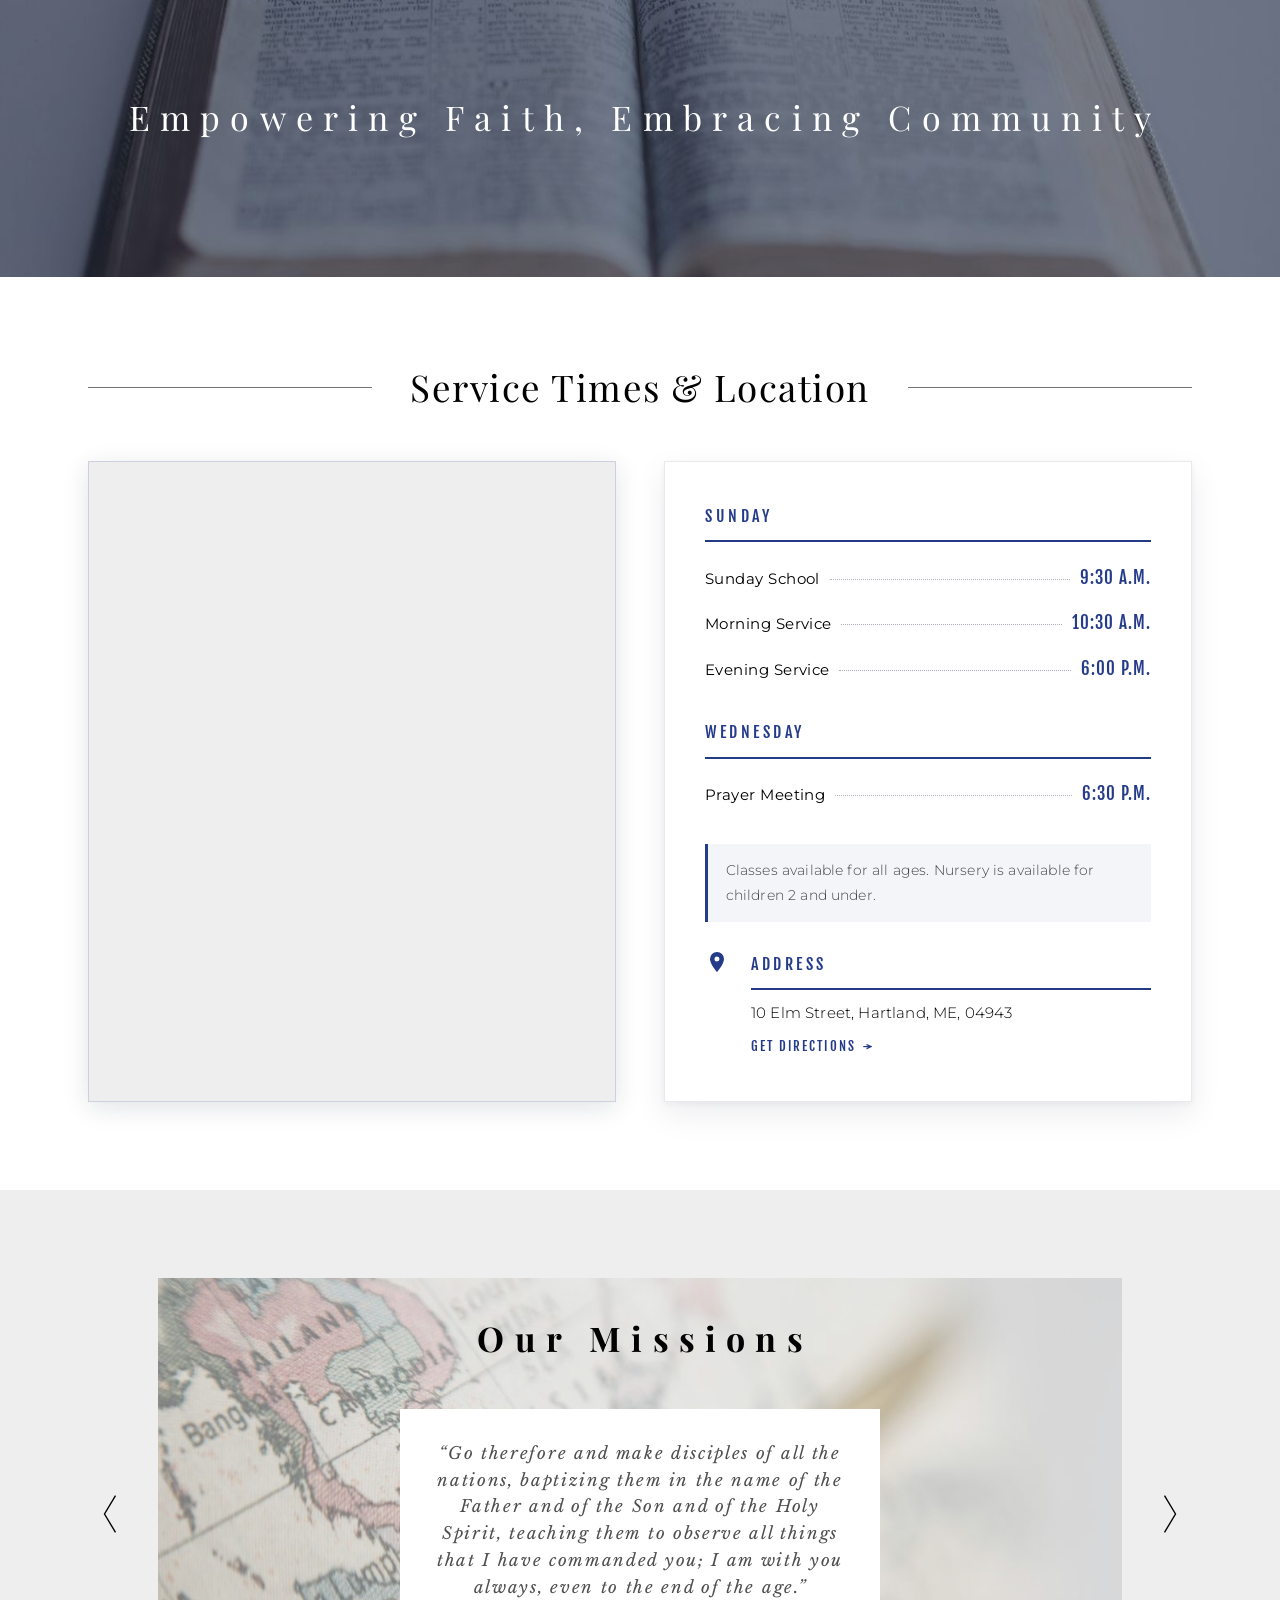
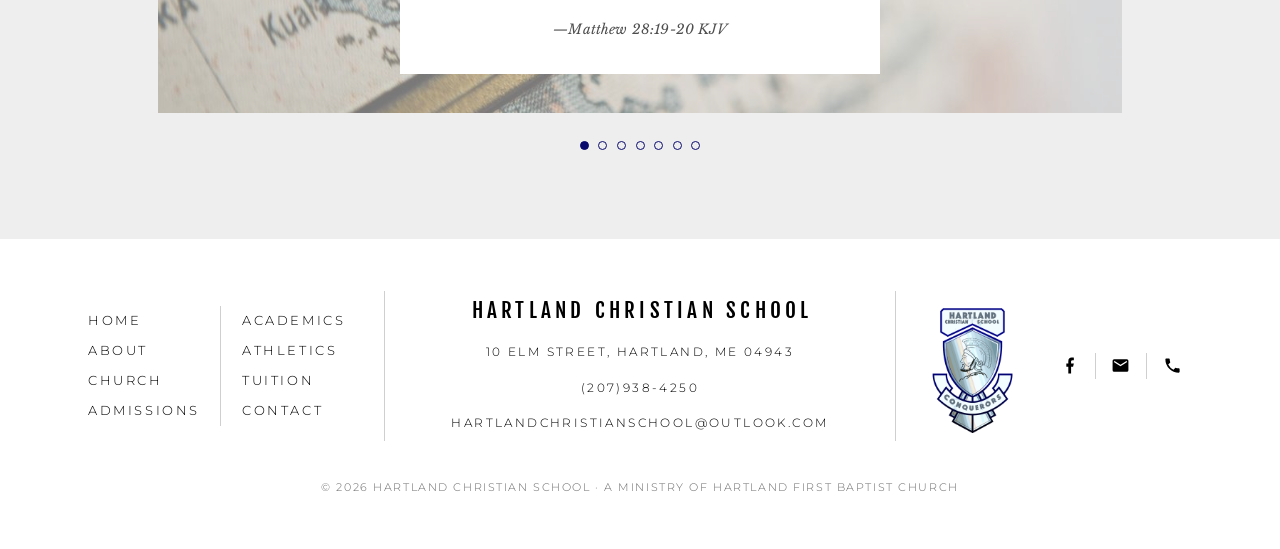
<file: church/index.html>
<!DOCTYPE html>
<html lang="en">
<head>
<meta charset="utf-8">
<meta name="viewport" content="width=device-width, initial-scale=1">
<title>Hartland First Baptist Church</title>
<meta name="description" content="Service times, location and the missionaries supported by Hartland First Baptist Church in Hartland, Maine.">
<link rel="canonical" href="https://hartlandchristian.com/church">
<meta property="og:type" content="website">
<meta property="og:site_name" content="Hartland Christian School">
<meta property="og:title" content="Hartland First Baptist Church">
<meta property="og:description" content="Service times, location and the missionaries supported by Hartland First Baptist Church in Hartland, Maine.">
<meta property="og:url" content="https://hartlandchristian.com/church">
<meta property="og:image" content="https://hartlandchristian.com/assets/img/church-hero.jpg">
<meta name="twitter:card" content="summary_large_image">
<link rel="icon" type="image/png" href="/assets/img/hcs_favicon.png">
<link rel="apple-touch-icon" href="/assets/img/hcs_favicon.png">
<link rel="preconnect" href="https://fonts.googleapis.com">
<link rel="preconnect" href="https://fonts.gstatic.com" crossorigin>
<link rel="stylesheet" href="https://fonts.googleapis.com/css2?family=Cardo:ital,wght@0,400;1,400&amp;family=Fjalla+One&amp;family=Libre+Baskerville:ital@0;1&amp;family=Montserrat:wght@300;400;600&amp;family=Playfair+Display:wght@400;500&amp;display=swap">
<link rel="stylesheet" href="/assets/css/site.css?v=68ab93f5">
<script type="application/ld+json">{"@context":"https://schema.org","@type":"School","name":"Hartland Christian School","alternateName":"HCS","foundingDate":"1980","url":"https://hartlandchristian.com","logo":"https://hartlandchristian.com/assets/img/conquerors_logo.png","email":"hartlandchristianschool@outlook.com","telephone":"+1-207-938-4250","sameAs":["https://www.facebook.com/profile.php?id=100057050606588"],"address":{"@type":"PostalAddress","streetAddress":"10 Elm Street, PO Box 510","addressLocality":"Hartland","addressRegion":"ME","postalCode":"04943","addressCountry":"US"},"parentOrganization":{"@type":"Church","name":"Hartland First Baptist Church","foundingDate":"1847"}}</script>
</head>
<body>
<a class="skip-link" href="#main">Skip to main content</a>
<header class="site-header">
  <button class="nav-toggle" type="button" aria-expanded="false" aria-controls="site-nav" aria-label="Open menu"><svg viewBox="0 0 512 512" aria-hidden="true"><path d="M96 241h320v32H96zM96 145h320v32H96zM96 337h320v32H96z"/></svg></button>
  <nav class="site-nav" id="site-nav" aria-label="Primary">
    <div class="nav-drawer__top">
      <a class="nav-drawer__brand" href="/">
        <img src="/assets/img/church-crest.png" alt="" width="34" height="52">
        <span>Hartland First Baptist Church</span>
      </a>
      <button class="nav-close" type="button" aria-label="Close menu"><svg viewBox="0 0 512 512" aria-hidden="true"><path d="M405 136.8L375.2 107 256 226.2 136.8 107 107 136.8 226.2 256 107 375.2l29.8 29.8L256 285.8 375.2 405l29.8-29.8L285.8 256"/></svg></button>
    </div>
    <ul class="site-nav__list site-nav__list--left"><li><a href="/">home</a></li><li><a href="/about">about</a></li><li><a href="/church" aria-current="page">church</a></li><li><a href="/admissions">admissions</a></li></ul>
    <a class="brand__crest" href="/">
      <span class="brand__est" aria-hidden="true">Est.</span>
      <img src="/assets/img/church-crest.png" alt="Hartland First Baptist Church crest" width="60" height="100">
      <span class="brand__est" aria-hidden="true">1847</span>
      <span class="sr-only">Hartland First Baptist Church, established 1847</span>
    </a>
    <ul class="site-nav__list site-nav__list--right"><li><a href="/academics">academics</a></li><li><a href="/athletics">athletics</a></li><li><a href="/tuition">tuition</a></li><li><a href="/contact">contact</a></li></ul>
    <div class="nav-drawer__actions">
      <a href="tel:+12079384250"><svg viewBox="0 0 24 24" aria-hidden="true"><path d="M6.6 10.8a15.1 15.1 0 0 0 6.6 6.6l2.2-2.2c.3-.3.7-.4 1-.2 1.2.4 2.4.6 3.6.6.6 0 1 .4 1 1V20c0 .6-.4 1-1 1A17 17 0 0 1 3 4c0-.6.4-1 1-1h3.5c.6 0 1 .4 1 1 0 1.3.2 2.5.6 3.6.1.4 0 .7-.2 1z"/></svg><span>Call</span></a>
      <a href="mailto:hartlandchristianschool@outlook.com"><svg viewBox="0 0 24 24" aria-hidden="true"><path d="M20 4H4a2 2 0 0 0-2 2v12a2 2 0 0 0 2 2h16a2 2 0 0 0 2-2V6a2 2 0 0 0-2-2m0 4-8 5-8-5V6l8 5 8-5z"/></svg><span>Email</span></a>
      <a href="https://www.google.com/maps/place/Hartland+First+Baptist+Church/@44.8822617,-69.4478333,16.97z" target="_blank" rel="noopener"><svg viewBox="0 0 24 24" aria-hidden="true"><path d="M12 2a7 7 0 0 0-7 7c0 5.2 7 13 7 13s7-7.8 7-13a7 7 0 0 0-7-7m0 9.5A2.5 2.5 0 1 1 12 6.5a2.5 2.5 0 0 1 0 5"/></svg><span>Directions</span></a>
    </div>
  </nav>
  <a class="brand__name brand__name--church" href="/">Hartland First Baptist Church</a>
</header>
<main id="main">
<section class="photo-hero">
  <img src="/assets/img/church-hero.jpg" alt="Hartland First Baptist Church" width="1280" height="808" fetchpriority="high">
  <div class="photo-hero__overlay">
    <div class="wrap">
      <div class="verse-card verse-card--float">
        <p>&ldquo;For God so loved the world, that He gave His only begotten Son, that whosoever believeth in Him should not perish, but have everlasting life.&rdquo;</p>
        <cite>&mdash;John 3:16 KJV</cite>
      </div>
    </div>
  </div>
</section>

<section class="section section--grey" aria-labelledby="welcome-h">
  <div class="wrap">
    <div class="split split--rev">
      <div class="split__media">
        <img src="/assets/img/pillar-spiritual.jpg" alt="Three crosses against an overcast sky" loading="lazy" width="428" height="328">
      </div>
      <div class="split__body">
        <h2 id="welcome-h" class="t-title" style="text-align:left;color:#000;font-size:clamp(1.9rem,4.4vw,2.9rem)">Welcome to our Church</h2>
        <div class="prose mt-2" style="font-family:'Times New Roman',Times,serif;font-size:1.0625rem;letter-spacing:.02em">
          <p>Welcome to Hartland Baptist Church! We&rsquo;re delighted to have you here. At HBC, our mission is rooted in the greatest commandments: to love God with all our heart, soul, mind, and strength, and to love our neighbors as ourselves. We are a community of believers committed to living out this mission in everything we do.</p>
          <p>Our passion is to go and make disciples, sharing the transformative love of Jesus Christ with all whom we encounter. As we gather together in worship, fellowship, and service, we seek to grow deeper in our faith and reach out to those in need, both locally and globally.</p>
          <p>Join us as we journey together in faith, hope, and love, seeking to glorify God and make a difference in the world.</p>
        </div>
      </div>
    </div>
  </div>
</section>

<section class="banner-split banner-split--photo" style="--bg:url('/assets/img/bg-empowering.jpg')">
  <h2>Empowering Faith, Embracing Community</h2>
</section>

<section class="section" aria-labelledby="services-h">
  <div class="wrap">
    <div class="sec-head sec-head--serif"><h2 id="services-h">Service Times &amp; Location</h2></div>
    <div class="service-grid">
      <div class="map-frame">
        <iframe class="map-embed" src="https://www.google.com/maps/embed?pb=!1m18!1m12!1m3!1d2827.022014621018!2d-69.44743048502782!3d44.88220094329502!2m3!1f0!2f0!3f0!3m2!1i1024!2i768!4f13.1!3m3!1m2!1s0x4cb1d2363154a539%3A0x553e7b67357e24d5!2sHartland%20Christian%20School!5e0!3m2!1sen!2sus!4v1709358037382!5m2!1sen!2sus" title="Map to Hartland First Baptist Church" loading="lazy" referrerpolicy="no-referrer-when-downgrade" allowfullscreen></iframe>
      </div>
      <div class="service-list">
        <div class="service-day">
          <h3>Sunday</h3>
          <ul>
            <li><span class="service-day__name">Sunday School</span><span class="service-day__time">9:30 A.M.</span></li>
            <li><span class="service-day__name">Morning Service</span><span class="service-day__time">10:30 A.M.</span></li>
            <li><span class="service-day__name">Evening Service</span><span class="service-day__time">6:00 P.M.</span></li>
          </ul>
        </div>
        <div class="service-day">
          <h3>Wednesday</h3>
          <ul>
            <li><span class="service-day__name">Prayer Meeting</span><span class="service-day__time">6:30 P.M.</span></li>
          </ul>
        </div>
        <p class="service-note">Classes available for all ages. Nursery is available for children 2 and under.</p>
        <div class="service-address">
          <svg viewBox="0 0 24 24" aria-hidden="true"><path d="M12 2a7 7 0 0 0-7 7c0 5.2 7 13 7 13s7-7.8 7-13a7 7 0 0 0-7-7m0 9.5A2.5 2.5 0 1 1 12 6.5a2.5 2.5 0 0 1 0 5"/></svg>
          <div>
            <h3>Address</h3>
            <address>10 Elm Street, Hartland, ME, 04943</address>
            <a class="service-directions" href="https://www.google.com/maps/place/Hartland+First+Baptist+Church/@44.8822617,-69.4478333,16.97z" target="_blank" rel="noopener">get directions <span class="arw" aria-hidden="true">&rarr;</span></a>
          </div>
        </div>
      </div>
    </div>
  </div>
</section>

<section class="section section--grey" aria-labelledby="missions-h">
  <div class="wrap">
    <h2 id="missions-h" class="sr-only">Our missions</h2>
    <div class="carousel" data-fade="true" role="group" aria-roledescription="carousel" aria-label="Missionaries supported by Hartland First Baptist Church" tabindex="0">
<button class="carousel__btn carousel__btn--prev" type="button" aria-label="Previous"><svg viewBox="0 0 24 48" aria-hidden="true"><path d="M18 4 6 24l12 20"/></svg></button>
<div class="carousel__viewport"><div class="carousel__track">
<div class="carousel__slide" role="group" aria-roledescription="slide" aria-label="1 of 7"><div class="mission-slide mission-slide--bg" style="--bg:url('/assets/img/bg-missions-map.jpg');--bg-opacity:.5;grid-template-columns:minmax(0,1fr)">
  <h3>Our Missions</h3>
  <div class="verse-card" style="margin-inline:auto">
  <p>&ldquo;Go therefore and make disciples of all the nations, baptizing them in the name of the Father and of the Son and of the Holy Spirit, teaching them to observe all things that I have commanded you; I am with you always, even to the end of the age.&rdquo;</p>
  <cite>&mdash;Matthew 28:19-20 KJV</cite>
</div>
</div></div>
<div class="carousel__slide" role="group" aria-roledescription="slide" aria-label="2 of 7"><div class="mission-slide mission-slide--bg" style="--bg:url('/assets/img/bg-alaska.jpg')">
  <h3>Our Missionaries: The King Family</h3>
  <div class="mission-facts">
    <div><svg viewBox="0 0 24 24" aria-hidden="true"><path d="M3 21V7l7-4 7 4v3h4v11zM7 17h2v-2H7zm0-4h2v-2H7zm0-4h2V7H7zm4 8h2v-2h-2zm0-4h2v-2h-2zm0-4h2V7h-2zm8 8h2v-2h-2zm0-4h2v-2h-2z"/></svg><span><strong>Name:</strong> Dwayne &amp; Kathy King</span></div>
    <div><svg viewBox="0 0 24 24" aria-hidden="true"><path d="M12 2a7 7 0 0 0-7 7c0 5.2 7 13 7 13s7-7.8 7-13a7 7 0 0 0-7-7m0 9.5A2.5 2.5 0 1 1 12 6.5a2.5 2.5 0 0 1 0 5"/></svg><span><strong>Location:</strong> Sutton, Alaska</span></div>
    <div><svg viewBox="0 0 24 24" aria-hidden="true"><path d="M12 2a10 10 0 1 0 0 20 10 10 0 0 0 0-20m6.9 6h-3a15.7 15.7 0 0 0-1.4-3.6A8 8 0 0 1 18.9 8M12 4c.8 1.2 1.4 2.5 1.8 4h-3.6c.4-1.5 1-2.8 1.8-4M4.3 14a8 8 0 0 1 0-4h3.4a16.5 16.5 0 0 0 0 4zm.8 2h3a15.7 15.7 0 0 0 1.4 3.6A8 8 0 0 1 5.1 16m3-8h-3a8 8 0 0 1 4.4-3.6A15.7 15.7 0 0 0 8.1 8M12 20c-.8-1.2-1.4-2.5-1.8-4h3.6c-.4 1.5-1 2.8-1.8 4m2.2-6H9.8a14.7 14.7 0 0 1 0-4h4.4a14.7 14.7 0 0 1 0 4m.3 5.6A15.7 15.7 0 0 0 15.9 16h3a8 8 0 0 1-4.4 3.6m1.8-5.6a16.5 16.5 0 0 0 0-4h3.4a8 8 0 0 1 0 4z"/></svg><span><strong>Organization:</strong> Kingdom Air Corps</span></div>
  </div>
  <div class="mission-slide__media"><img data-src="/assets/img/mission-king.png" alt="The King Family" width="441" height="313"></div>
</div></div>
<div class="carousel__slide" role="group" aria-roledescription="slide" aria-label="3 of 7"><div class="mission-slide mission-slide--bg" style="--bg:url('/assets/img/bg-south-africa.jpg')">
  <h3>Our Missionaries: The Page Family</h3>
  <div class="mission-facts">
    <div><svg viewBox="0 0 24 24" aria-hidden="true"><path d="M3 21V7l7-4 7 4v3h4v11zM7 17h2v-2H7zm0-4h2v-2H7zm0-4h2V7H7zm4 8h2v-2h-2zm0-4h2v-2h-2zm0-4h2V7h-2zm8 8h2v-2h-2zm0-4h2v-2h-2z"/></svg><span><strong>Name:</strong> John &amp; Christy Page</span></div>
    <div><svg viewBox="0 0 24 24" aria-hidden="true"><path d="M12 2a7 7 0 0 0-7 7c0 5.2 7 13 7 13s7-7.8 7-13a7 7 0 0 0-7-7m0 9.5A2.5 2.5 0 1 1 12 6.5a2.5 2.5 0 0 1 0 5"/></svg><span><strong>Location:</strong> South Africa</span></div>
    <div><svg viewBox="0 0 24 24" aria-hidden="true"><path d="M12 2a10 10 0 1 0 0 20 10 10 0 0 0 0-20m6.9 6h-3a15.7 15.7 0 0 0-1.4-3.6A8 8 0 0 1 18.9 8M12 4c.8 1.2 1.4 2.5 1.8 4h-3.6c.4-1.5 1-2.8 1.8-4M4.3 14a8 8 0 0 1 0-4h3.4a16.5 16.5 0 0 0 0 4zm.8 2h3a15.7 15.7 0 0 0 1.4 3.6A8 8 0 0 1 5.1 16m3-8h-3a8 8 0 0 1 4.4-3.6A15.7 15.7 0 0 0 8.1 8M12 20c-.8-1.2-1.4-2.5-1.8-4h3.6c-.4 1.5-1 2.8-1.8 4m2.2-6H9.8a14.7 14.7 0 0 1 0-4h4.4a14.7 14.7 0 0 1 0 4m.3 5.6A15.7 15.7 0 0 0 15.9 16h3a8 8 0 0 1-4.4 3.6m1.8-5.6a16.5 16.5 0 0 0 0-4h3.4a8 8 0 0 1 0 4z"/></svg><span><strong>Organization:</strong> Word of Life</span></div>
  </div>
  <div class="mission-slide__media"><img data-src="/assets/img/mission-page.jpg" alt="The Page Family" width="441" height="313"></div>
</div></div>
<div class="carousel__slide" role="group" aria-roledescription="slide" aria-label="4 of 7"><div class="mission-slide mission-slide--bg" style="--bg:url('/assets/img/bg-west-africa.jpg')">
  <h3>Our Missionaries: The Gbeblewou Family</h3>
  <div class="mission-facts">
    <div><svg viewBox="0 0 24 24" aria-hidden="true"><path d="M3 21V7l7-4 7 4v3h4v11zM7 17h2v-2H7zm0-4h2v-2H7zm0-4h2V7H7zm4 8h2v-2h-2zm0-4h2v-2h-2zm0-4h2V7h-2zm8 8h2v-2h-2zm0-4h2v-2h-2z"/></svg><span><strong>Name:</strong> Theo &amp; Isabelle Gbeblewou</span></div>
    <div><svg viewBox="0 0 24 24" aria-hidden="true"><path d="M12 2a7 7 0 0 0-7 7c0 5.2 7 13 7 13s7-7.8 7-13a7 7 0 0 0-7-7m0 9.5A2.5 2.5 0 1 1 12 6.5a2.5 2.5 0 0 1 0 5"/></svg><span><strong>Location:</strong> West Africa</span></div>
    <div><svg viewBox="0 0 24 24" aria-hidden="true"><path d="M12 2a10 10 0 1 0 0 20 10 10 0 0 0 0-20m6.9 6h-3a15.7 15.7 0 0 0-1.4-3.6A8 8 0 0 1 18.9 8M12 4c.8 1.2 1.4 2.5 1.8 4h-3.6c.4-1.5 1-2.8 1.8-4M4.3 14a8 8 0 0 1 0-4h3.4a16.5 16.5 0 0 0 0 4zm.8 2h3a15.7 15.7 0 0 0 1.4 3.6A8 8 0 0 1 5.1 16m3-8h-3a8 8 0 0 1 4.4-3.6A15.7 15.7 0 0 0 8.1 8M12 20c-.8-1.2-1.4-2.5-1.8-4h3.6c-.4 1.5-1 2.8-1.8 4m2.2-6H9.8a14.7 14.7 0 0 1 0-4h4.4a14.7 14.7 0 0 1 0 4m.3 5.6A15.7 15.7 0 0 0 15.9 16h3a8 8 0 0 1-4.4 3.6m1.8-5.6a16.5 16.5 0 0 0 0-4h3.4a8 8 0 0 1 0 4z"/></svg><span><strong>Organization:</strong> Landmark Baptist Missions</span></div>
  </div>
  <div class="mission-slide__media"><img data-src="/assets/img/mission-gbeblewou.jpg" alt="The Gbeblewou Family" width="441" height="313"></div>
</div></div>
<div class="carousel__slide" role="group" aria-roledescription="slide" aria-label="5 of 7"><div class="mission-slide mission-slide--bg" style="--bg:url('/assets/img/bg-boston.jpg')">
  <h3>Our Missionaries: The Briscoe Family</h3>
  <div class="mission-facts">
    <div><svg viewBox="0 0 24 24" aria-hidden="true"><path d="M3 21V7l7-4 7 4v3h4v11zM7 17h2v-2H7zm0-4h2v-2H7zm0-4h2V7H7zm4 8h2v-2h-2zm0-4h2v-2h-2zm0-4h2V7h-2zm8 8h2v-2h-2zm0-4h2v-2h-2z"/></svg><span><strong>Name:</strong> Eric &amp; Diane Briscoe</span></div>
    <div><svg viewBox="0 0 24 24" aria-hidden="true"><path d="M12 2a7 7 0 0 0-7 7c0 5.2 7 13 7 13s7-7.8 7-13a7 7 0 0 0-7-7m0 9.5A2.5 2.5 0 1 1 12 6.5a2.5 2.5 0 0 1 0 5"/></svg><span><strong>Location:</strong> Boston, Massachusetts</span></div>
    <div><svg viewBox="0 0 24 24" aria-hidden="true"><path d="M12 2a10 10 0 1 0 0 20 10 10 0 0 0 0-20m6.9 6h-3a15.7 15.7 0 0 0-1.4-3.6A8 8 0 0 1 18.9 8M12 4c.8 1.2 1.4 2.5 1.8 4h-3.6c.4-1.5 1-2.8 1.8-4M4.3 14a8 8 0 0 1 0-4h3.4a16.5 16.5 0 0 0 0 4zm.8 2h3a15.7 15.7 0 0 0 1.4 3.6A8 8 0 0 1 5.1 16m3-8h-3a8 8 0 0 1 4.4-3.6A15.7 15.7 0 0 0 8.1 8M12 20c-.8-1.2-1.4-2.5-1.8-4h3.6c-.4 1.5-1 2.8-1.8 4m2.2-6H9.8a14.7 14.7 0 0 1 0-4h4.4a14.7 14.7 0 0 1 0 4m.3 5.6A15.7 15.7 0 0 0 15.9 16h3a8 8 0 0 1-4.4 3.6m1.8-5.6a16.5 16.5 0 0 0 0-4h3.4a8 8 0 0 1 0 4z"/></svg><span><strong>Organization:</strong> Open Air Campaigners</span></div>
  </div>
  <div class="mission-slide__media mission-slide__media--tall"><img data-src="/assets/img/mission-briscoe.jpg" alt="The Briscoe Family" width="441" height="313"></div>
</div></div>
<div class="carousel__slide" role="group" aria-roledescription="slide" aria-label="6 of 7"><div class="mission-slide mission-slide--bg" style="--bg:url('/assets/img/bg-south-america.jpg')">
  <h3>Our Missionaries: The Steward Family</h3>
  <div class="mission-facts">
    <div><svg viewBox="0 0 24 24" aria-hidden="true"><path d="M3 21V7l7-4 7 4v3h4v11zM7 17h2v-2H7zm0-4h2v-2H7zm0-4h2V7H7zm4 8h2v-2h-2zm0-4h2v-2h-2zm0-4h2V7h-2zm8 8h2v-2h-2zm0-4h2v-2h-2z"/></svg><span><strong>Name:</strong> Curtis &amp; Diane Steward</span></div>
    <div><svg viewBox="0 0 24 24" aria-hidden="true"><path d="M12 2a7 7 0 0 0-7 7c0 5.2 7 13 7 13s7-7.8 7-13a7 7 0 0 0-7-7m0 9.5A2.5 2.5 0 1 1 12 6.5a2.5 2.5 0 0 1 0 5"/></svg><span><strong>Location:</strong> South America</span></div>
    <div><svg viewBox="0 0 24 24" aria-hidden="true"><path d="M12 2a10 10 0 1 0 0 20 10 10 0 0 0 0-20m6.9 6h-3a15.7 15.7 0 0 0-1.4-3.6A8 8 0 0 1 18.9 8M12 4c.8 1.2 1.4 2.5 1.8 4h-3.6c.4-1.5 1-2.8 1.8-4M4.3 14a8 8 0 0 1 0-4h3.4a16.5 16.5 0 0 0 0 4zm.8 2h3a15.7 15.7 0 0 0 1.4 3.6A8 8 0 0 1 5.1 16m3-8h-3a8 8 0 0 1 4.4-3.6A15.7 15.7 0 0 0 8.1 8M12 20c-.8-1.2-1.4-2.5-1.8-4h3.6c-.4 1.5-1 2.8-1.8 4m2.2-6H9.8a14.7 14.7 0 0 1 0-4h4.4a14.7 14.7 0 0 1 0 4m.3 5.6A15.7 15.7 0 0 0 15.9 16h3a8 8 0 0 1-4.4 3.6m1.8-5.6a16.5 16.5 0 0 0 0-4h3.4a8 8 0 0 1 0 4z"/></svg><span><strong>Organization:</strong> Gospel Mission of South America</span></div>
  </div>
  <div class="mission-slide__media"><img data-src="/assets/img/mission-steward.jpg" alt="The Steward Family" width="441" height="313"></div>
</div></div>
<div class="carousel__slide" role="group" aria-roledescription="slide" aria-label="7 of 7"><div class="mission-slide--bg" style="--bg:url('/assets/img/bg-maine.jpg')">
  <h3 class="mission-slide" style="display:block;text-align:center;margin-bottom:2.5rem">Other Missions</h3>
  <ul class="other-missions"><li><h4>Child Evangelism Fellowship</h4><p>&mdash; India</p></li><li><h4>Global Missions South America</h4><p>&mdash; South America</p></li><li><h4>Hartland Baptist Missions</h4><p>&mdash; Hermon, Maine</p></li><li><h4>Biblical Ministries Worldwide</h4><p>&mdash; Spain</p></li></ul>
</div></div>
</div></div>
<button class="carousel__btn carousel__btn--next" type="button" aria-label="Next"><svg viewBox="0 0 24 48" aria-hidden="true"><path d="m6 4 12 20L6 44"/></svg></button>
<div class="carousel__dots"></div>
</div>
  </div>
</section>
</main>
<footer class="site-footer">
  <div class="wrap">
    <div class="footer-grid">
      <nav class="footer-nav" aria-label="Footer">
        <ul><li><a href="/">home</a></li><li><a href="/about">about</a></li><li><a href="/church">church</a></li><li><a href="/admissions">admissions</a></li></ul>
        <span class="footer-nav__rule" aria-hidden="true"></span>
        <ul><li><a href="/academics">academics</a></li><li><a href="/athletics">athletics</a></li><li><a href="/tuition">tuition</a></li><li><a href="/contact">contact</a></li></ul>
      </nav>
      <span class="footer-rule" aria-hidden="true"></span>
      <div class="footer-main">
        <a class="footer-main__name" href="/">hartland christian school</a>
        <p class="footer-main__bold"><a href="https://www.google.com/maps/place/Hartland+First+Baptist+Church/@44.8822617,-69.4478333,16.97z" target="_blank" rel="noopener">10 elm street, hartland, me 04943</a></p>
        <p class="footer-main__bold"><a href="tel:+12079384250">(207)938-4250</a></p>
        <p class="footer-main__email"><a href="mailto:hartlandchristianschool@outlook.com">hartlandchristianschool@outlook.com</a></p>
      </div>
      <span class="footer-rule" aria-hidden="true"></span>
      <div class="footer-aside">
        <img src="/assets/img/conquerors_logo.png" alt="" width="90" height="140" loading="lazy">
        <div class="footer-social">
          <a href="https://www.facebook.com/profile.php?id=100057050606588" target="_blank" rel="noopener" aria-label="Hartland Christian School on Facebook"><svg viewBox="0 0 24 24" aria-hidden="true"><path d="M14 13.5h2.5l1-4H14v-2c0-1.03 0-2 2-2h1.5V2.14c-.33-.04-1.55-.14-2.84-.14C12 2 10.5 3.66 10.5 6.7v2.8H8v4h2.5V22H14z"/></svg></a>
          <span class="footer-social__rule" aria-hidden="true"></span>
          <a href="mailto:hartlandchristianschool@outlook.com" aria-label="Email the school"><svg viewBox="0 0 24 24" aria-hidden="true"><path d="M20 4H4a2 2 0 0 0-2 2v12a2 2 0 0 0 2 2h16a2 2 0 0 0 2-2V6a2 2 0 0 0-2-2m0 4-8 5-8-5V6l8 5 8-5z"/></svg></a>
          <span class="footer-social__rule" aria-hidden="true"></span>
          <a href="tel:+12079384250" aria-label="Call the school"><svg viewBox="0 0 24 24" aria-hidden="true"><path d="M6.6 10.8a15.1 15.1 0 0 0 6.6 6.6l2.2-2.2c.3-.3.7-.4 1-.2 1.2.4 2.4.6 3.6.6.6 0 1 .4 1 1V20c0 .6-.4 1-1 1A17 17 0 0 1 3 4c0-.6.4-1 1-1h3.5c.6 0 1 .4 1 1 0 1.3.2 2.5.6 3.6.1.4 0 .7-.2 1z"/></svg></a>
        </div>
      </div>
    </div>
    <p class="footer-legal">&copy; 2026 Hartland Christian School &middot; A ministry of Hartland First Baptist Church</p>
  </div>
</footer>
<script src="/assets/js/site.js?v=8d145158" defer></script>
</body>
</html>
</file>
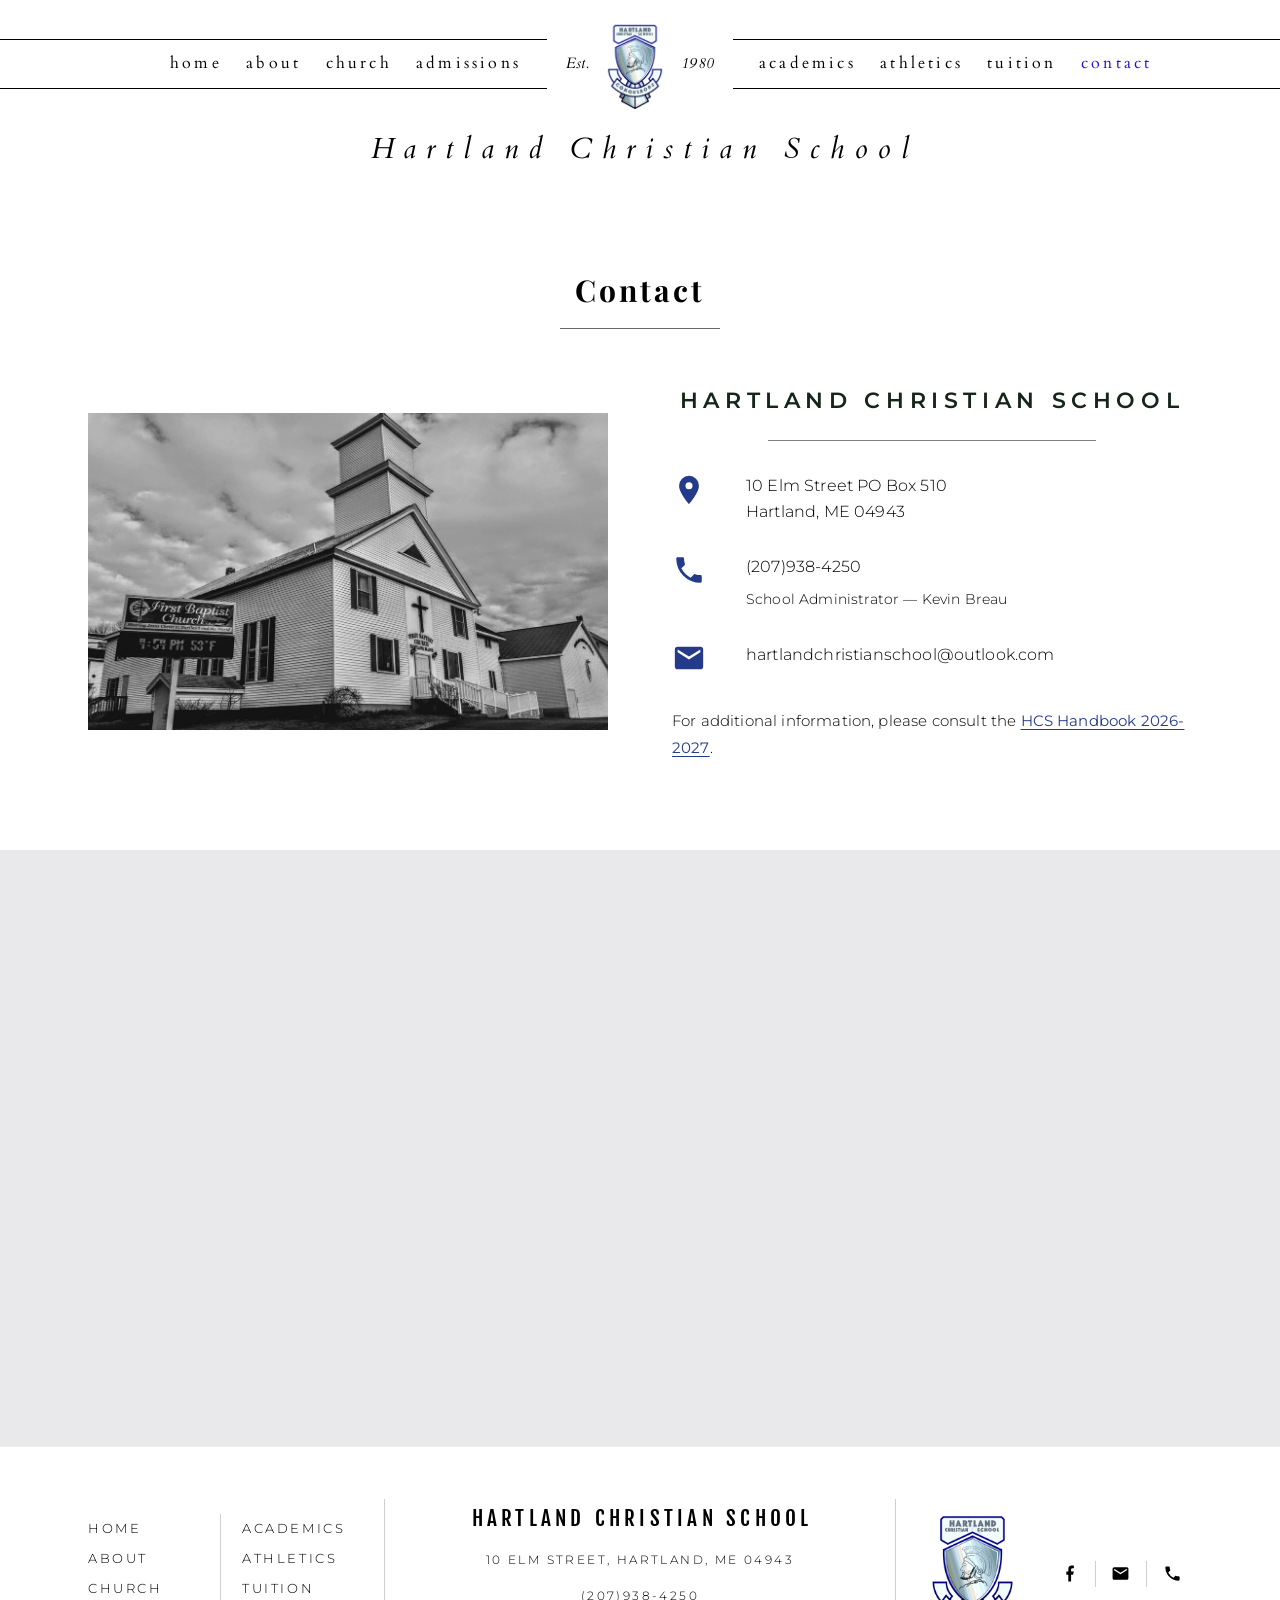
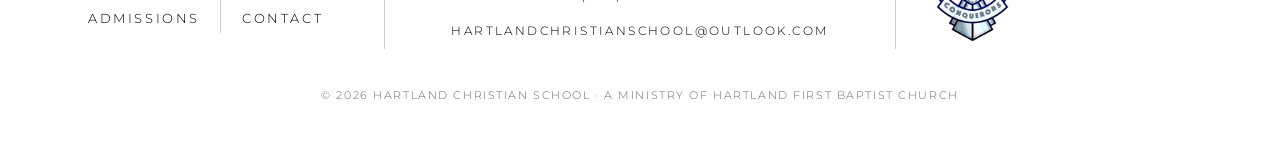
<file: contact/index.html>
<!DOCTYPE html>
<html lang="en">
<head>
<meta charset="utf-8">
<meta name="viewport" content="width=device-width, initial-scale=1">
<title>Contact | Hartland Christian School</title>
<meta name="description" content="Visit, call or email Hartland Christian School at 10 Elm Street, Hartland, Maine 04943.">
<link rel="canonical" href="https://hartlandchristian.com/contact">
<meta property="og:type" content="website">
<meta property="og:site_name" content="Hartland Christian School">
<meta property="og:title" content="Contact | Hartland Christian School">
<meta property="og:description" content="Visit, call or email Hartland Christian School at 10 Elm Street, Hartland, Maine 04943.">
<meta property="og:url" content="https://hartlandchristian.com/contact">
<meta property="og:image" content="https://hartlandchristian.com/assets/img/church-exterior.jpg">
<meta name="twitter:card" content="summary_large_image">
<link rel="icon" type="image/png" href="/assets/img/hcs_favicon.png">
<link rel="apple-touch-icon" href="/assets/img/hcs_favicon.png">
<link rel="preconnect" href="https://fonts.googleapis.com">
<link rel="preconnect" href="https://fonts.gstatic.com" crossorigin>
<link rel="stylesheet" href="https://fonts.googleapis.com/css2?family=Cardo:ital,wght@0,400;1,400&amp;family=Fjalla+One&amp;family=Libre+Baskerville:ital@0;1&amp;family=Montserrat:wght@300;400;600&amp;family=Playfair+Display:wght@400;500&amp;display=swap">
<link rel="stylesheet" href="/assets/css/site.css?v=68ab93f5">
<script type="application/ld+json">{"@context":"https://schema.org","@type":"School","name":"Hartland Christian School","alternateName":"HCS","foundingDate":"1980","url":"https://hartlandchristian.com","logo":"https://hartlandchristian.com/assets/img/conquerors_logo.png","email":"hartlandchristianschool@outlook.com","telephone":"+1-207-938-4250","sameAs":["https://www.facebook.com/profile.php?id=100057050606588"],"address":{"@type":"PostalAddress","streetAddress":"10 Elm Street, PO Box 510","addressLocality":"Hartland","addressRegion":"ME","postalCode":"04943","addressCountry":"US"},"parentOrganization":{"@type":"Church","name":"Hartland First Baptist Church","foundingDate":"1847"}}</script>
</head>
<body>
<a class="skip-link" href="#main">Skip to main content</a>
<header class="site-header">
  <button class="nav-toggle" type="button" aria-expanded="false" aria-controls="site-nav" aria-label="Open menu"><svg viewBox="0 0 512 512" aria-hidden="true"><path d="M96 241h320v32H96zM96 145h320v32H96zM96 337h320v32H96z"/></svg></button>
  <nav class="site-nav" id="site-nav" aria-label="Primary">
    <div class="nav-drawer__top">
      <a class="nav-drawer__brand" href="/">
        <img src="/assets/img/conquerors_logo.png" alt="" width="34" height="52">
        <span>Hartland Christian School</span>
      </a>
      <button class="nav-close" type="button" aria-label="Close menu"><svg viewBox="0 0 512 512" aria-hidden="true"><path d="M405 136.8L375.2 107 256 226.2 136.8 107 107 136.8 226.2 256 107 375.2l29.8 29.8L256 285.8 375.2 405l29.8-29.8L285.8 256"/></svg></button>
    </div>
    <ul class="site-nav__list site-nav__list--left"><li><a href="/">home</a></li><li><a href="/about">about</a></li><li><a href="/church">church</a></li><li><a href="/admissions">admissions</a></li></ul>
    <a class="brand__crest" href="/">
      <span class="brand__est" aria-hidden="true">Est.</span>
      <img src="/assets/img/conquerors_logo.png" alt="Hartland Christian School Conquerors crest" width="60" height="100">
      <span class="brand__est" aria-hidden="true">1980</span>
      <span class="sr-only">Hartland Christian School, established 1980</span>
    </a>
    <ul class="site-nav__list site-nav__list--right"><li><a href="/academics">academics</a></li><li><a href="/athletics">athletics</a></li><li><a href="/tuition">tuition</a></li><li><a href="/contact" aria-current="page">contact</a></li></ul>
    <div class="nav-drawer__actions">
      <a href="tel:+12079384250"><svg viewBox="0 0 24 24" aria-hidden="true"><path d="M6.6 10.8a15.1 15.1 0 0 0 6.6 6.6l2.2-2.2c.3-.3.7-.4 1-.2 1.2.4 2.4.6 3.6.6.6 0 1 .4 1 1V20c0 .6-.4 1-1 1A17 17 0 0 1 3 4c0-.6.4-1 1-1h3.5c.6 0 1 .4 1 1 0 1.3.2 2.5.6 3.6.1.4 0 .7-.2 1z"/></svg><span>Call</span></a>
      <a href="mailto:hartlandchristianschool@outlook.com"><svg viewBox="0 0 24 24" aria-hidden="true"><path d="M20 4H4a2 2 0 0 0-2 2v12a2 2 0 0 0 2 2h16a2 2 0 0 0 2-2V6a2 2 0 0 0-2-2m0 4-8 5-8-5V6l8 5 8-5z"/></svg><span>Email</span></a>
      <a href="https://www.google.com/maps/place/Hartland+First+Baptist+Church/@44.8822617,-69.4478333,16.97z" target="_blank" rel="noopener"><svg viewBox="0 0 24 24" aria-hidden="true"><path d="M12 2a7 7 0 0 0-7 7c0 5.2 7 13 7 13s7-7.8 7-13a7 7 0 0 0-7-7m0 9.5A2.5 2.5 0 1 1 12 6.5a2.5 2.5 0 0 1 0 5"/></svg><span>Directions</span></a>
    </div>
  </nav>
  <a class="brand__name" href="/">Hartland Christian School</a>
</header>
<main id="main">
<section class="section" id="title-contact" aria-labelledby="con-h">
  <div class="wrap">
    <div class="page-title page-title--serif" style="margin-bottom:clamp(2rem,5vw,3.25rem)">
      <h1 id="con-h">Contact</h1>
      <div class="rule" style="width:min(160px,40%)" aria-hidden="true"></div>
    </div>

    <div class="contact-grid">
      <div class="contact-grid__media">
        <img src="/assets/img/church-exterior.jpg" alt="Hartland First Baptist Church, home of Hartland Christian School" width="555" height="338" fetchpriority="high">
      </div>
      <div class="contact-card">
        <h2>Hartland Christian School</h2>
        <div class="contact-card__rule" aria-hidden="true"></div>
        <div class="contact-list">
          <div class="contact-row">
            <svg viewBox="0 0 24 24" aria-hidden="true"><path d="M12 2a7 7 0 0 0-7 7c0 5.2 7 13 7 13s7-7.8 7-13a7 7 0 0 0-7-7m0 9.5A2.5 2.5 0 1 1 12 6.5a2.5 2.5 0 0 1 0 5"/></svg>
            <div>
              <a href="https://www.google.com/maps/place/Hartland+First+Baptist+Church/@44.8822617,-69.4478333,16.97z" target="_blank" rel="noopener">
                <address>10 Elm Street PO Box 510<br>Hartland, ME 04943</address>
              </a>
            </div>
          </div>
          <div class="contact-row">
            <svg viewBox="0 0 24 24" aria-hidden="true"><path d="M6.6 10.8a15.1 15.1 0 0 0 6.6 6.6l2.2-2.2c.3-.3.7-.4 1-.2 1.2.4 2.4.6 3.6.6.6 0 1 .4 1 1V20c0 .6-.4 1-1 1A17 17 0 0 1 3 4c0-.6.4-1 1-1h3.5c.6 0 1 .4 1 1 0 1.3.2 2.5.6 3.6.1.4 0 .7-.2 1z"/></svg>
            <div>
              <a href="tel:+12079384250">(207)938-4250</a>
              <p class="contact-note">School Administrator &mdash; Kevin Breau</p>
            </div>
          </div>
          <div class="contact-row">
            <svg viewBox="0 0 24 24" aria-hidden="true"><path d="M20 4H4a2 2 0 0 0-2 2v12a2 2 0 0 0 2 2h16a2 2 0 0 0 2-2V6a2 2 0 0 0-2-2m0 4-8 5-8-5V6l8 5 8-5z"/></svg>
            <div><a href="mailto:hartlandchristianschool@outlook.com">hartlandchristianschool@outlook.com</a></div>
          </div>
        </div>
        <p class="mt-2" style="font-size:.95rem">For additional information, please consult the <a class="doc-link" href="/handbook">HCS Handbook 2026-2027</a>.</p>
      </div>
    </div>
  </div>
</section>

<section class="section section--tight" style="background:#e9e9ec">
  <div class="wrap">
    <h2 class="sr-only">Find us</h2>
    <iframe class="map-embed" src="https://www.google.com/maps/embed?pb=!1m18!1m12!1m3!1d2827.022014621018!2d-69.44743048502782!3d44.88220094329502!2m3!1f0!2f0!3f0!3m2!1i1024!2i768!4f13.1!3m3!1m2!1s0x4cb1d2363154a539%3A0x553e7b67357e24d5!2sHartland%20Christian%20School!5e0!3m2!1sen!2sus!4v1709358037382!5m2!1sen!2sus" title="Map to Hartland Christian School" loading="lazy" referrerpolicy="no-referrer-when-downgrade" allowfullscreen></iframe>
  </div>
</section>
</main>
<footer class="site-footer">
  <div class="wrap">
    <div class="footer-grid">
      <nav class="footer-nav" aria-label="Footer">
        <ul><li><a href="/">home</a></li><li><a href="/about">about</a></li><li><a href="/church">church</a></li><li><a href="/admissions">admissions</a></li></ul>
        <span class="footer-nav__rule" aria-hidden="true"></span>
        <ul><li><a href="/academics">academics</a></li><li><a href="/athletics">athletics</a></li><li><a href="/tuition">tuition</a></li><li><a href="/contact">contact</a></li></ul>
      </nav>
      <span class="footer-rule" aria-hidden="true"></span>
      <div class="footer-main">
        <a class="footer-main__name" href="/">hartland christian school</a>
        <p class="footer-main__bold"><a href="https://www.google.com/maps/place/Hartland+First+Baptist+Church/@44.8822617,-69.4478333,16.97z" target="_blank" rel="noopener">10 elm street, hartland, me 04943</a></p>
        <p class="footer-main__bold"><a href="tel:+12079384250">(207)938-4250</a></p>
        <p class="footer-main__email"><a href="mailto:hartlandchristianschool@outlook.com">hartlandchristianschool@outlook.com</a></p>
      </div>
      <span class="footer-rule" aria-hidden="true"></span>
      <div class="footer-aside">
        <img src="/assets/img/conquerors_logo.png" alt="" width="90" height="140" loading="lazy">
        <div class="footer-social">
          <a href="https://www.facebook.com/profile.php?id=100057050606588" target="_blank" rel="noopener" aria-label="Hartland Christian School on Facebook"><svg viewBox="0 0 24 24" aria-hidden="true"><path d="M14 13.5h2.5l1-4H14v-2c0-1.03 0-2 2-2h1.5V2.14c-.33-.04-1.55-.14-2.84-.14C12 2 10.5 3.66 10.5 6.7v2.8H8v4h2.5V22H14z"/></svg></a>
          <span class="footer-social__rule" aria-hidden="true"></span>
          <a href="mailto:hartlandchristianschool@outlook.com" aria-label="Email the school"><svg viewBox="0 0 24 24" aria-hidden="true"><path d="M20 4H4a2 2 0 0 0-2 2v12a2 2 0 0 0 2 2h16a2 2 0 0 0 2-2V6a2 2 0 0 0-2-2m0 4-8 5-8-5V6l8 5 8-5z"/></svg></a>
          <span class="footer-social__rule" aria-hidden="true"></span>
          <a href="tel:+12079384250" aria-label="Call the school"><svg viewBox="0 0 24 24" aria-hidden="true"><path d="M6.6 10.8a15.1 15.1 0 0 0 6.6 6.6l2.2-2.2c.3-.3.7-.4 1-.2 1.2.4 2.4.6 3.6.6.6 0 1 .4 1 1V20c0 .6-.4 1-1 1A17 17 0 0 1 3 4c0-.6.4-1 1-1h3.5c.6 0 1 .4 1 1 0 1.3.2 2.5.6 3.6.1.4 0 .7-.2 1z"/></svg></a>
        </div>
      </div>
    </div>
    <p class="footer-legal">&copy; 2026 Hartland Christian School &middot; A ministry of Hartland First Baptist Church</p>
  </div>
</footer>
<script src="/assets/js/site.js?v=8d145158" defer></script>
</body>
</html>
</file>
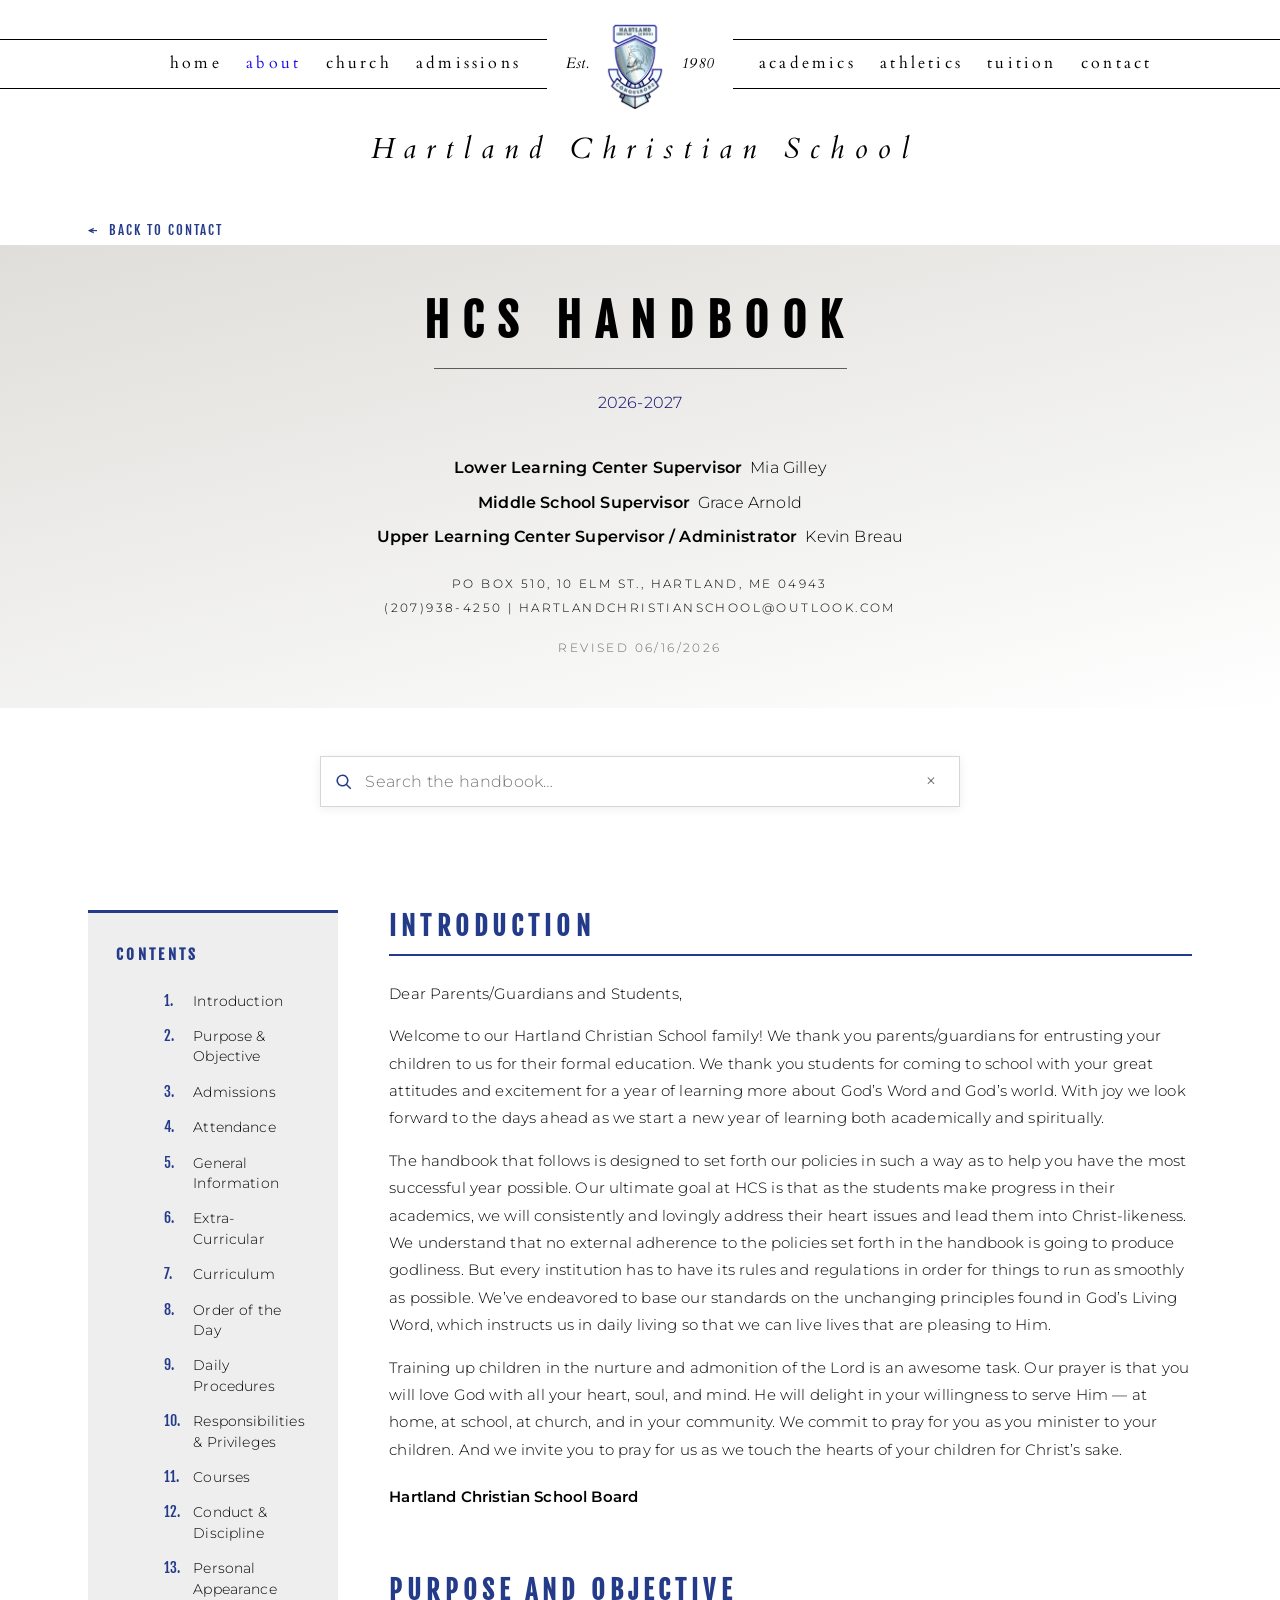
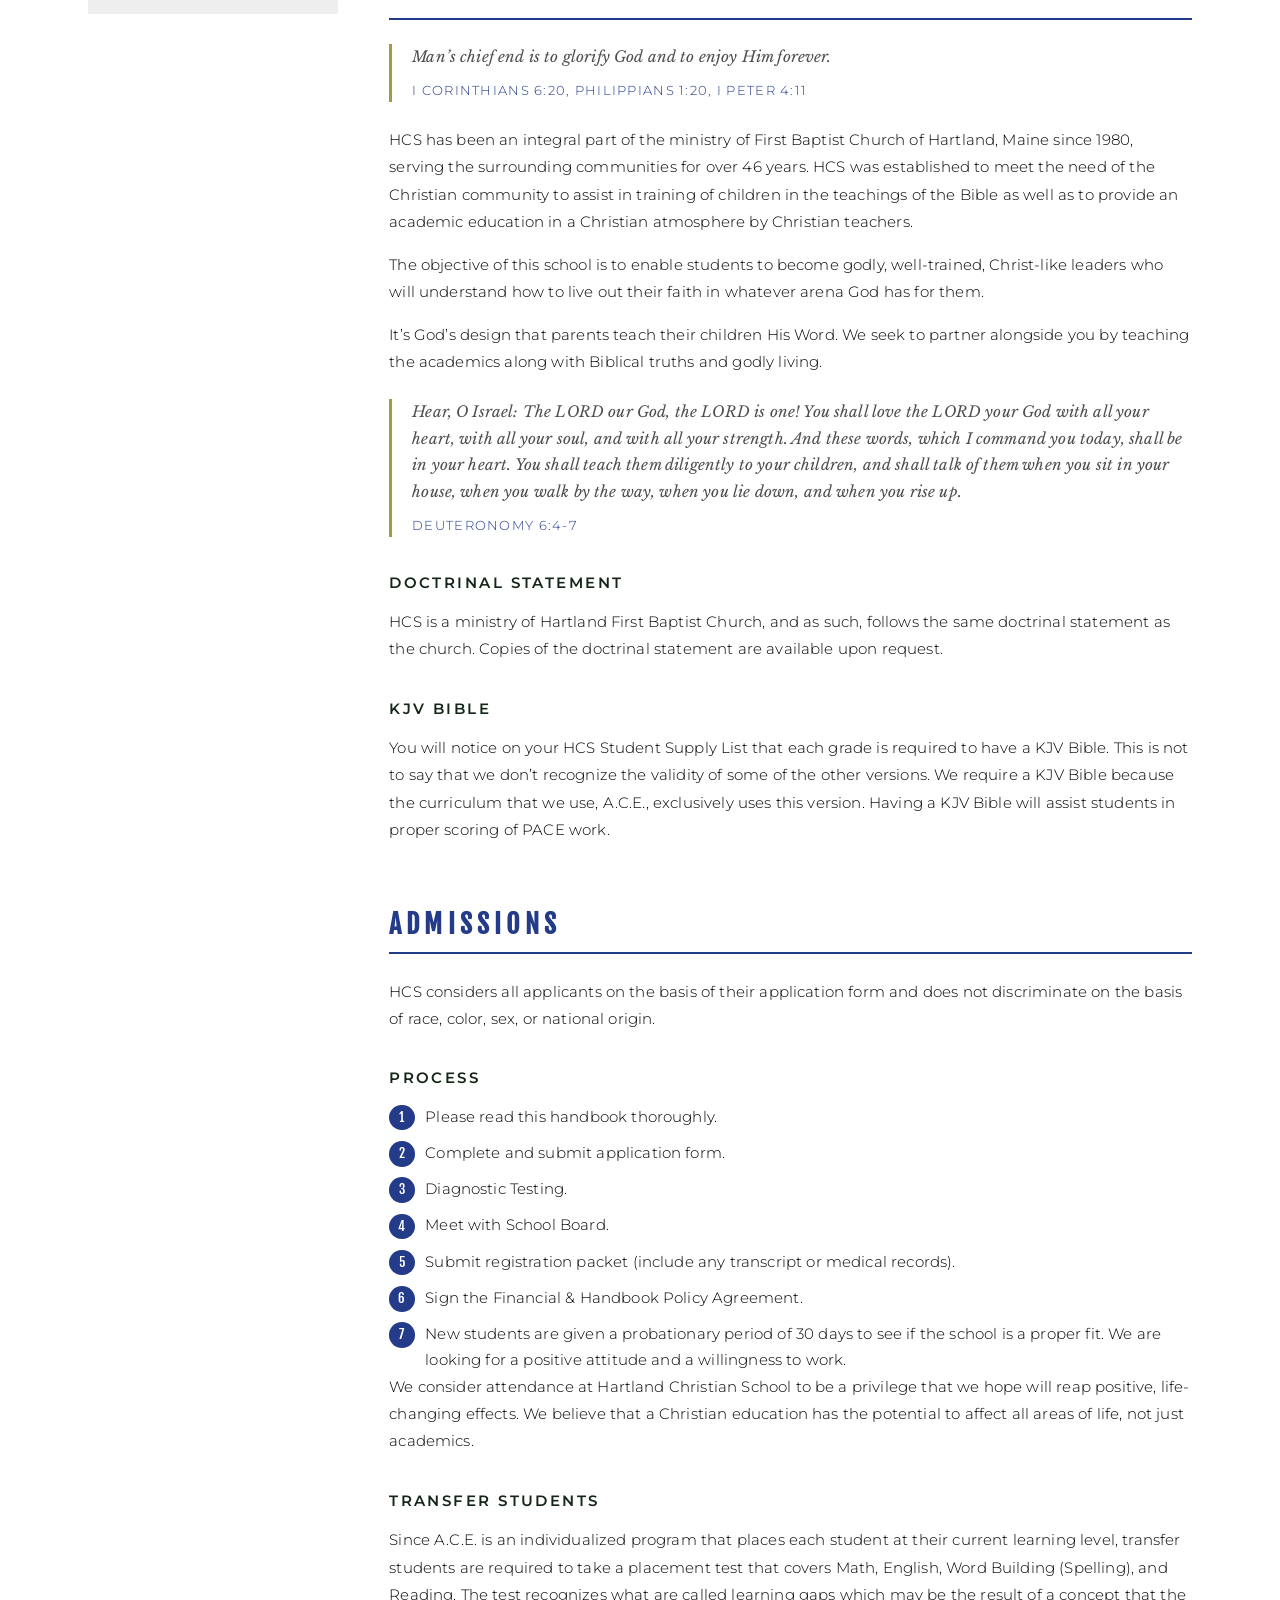
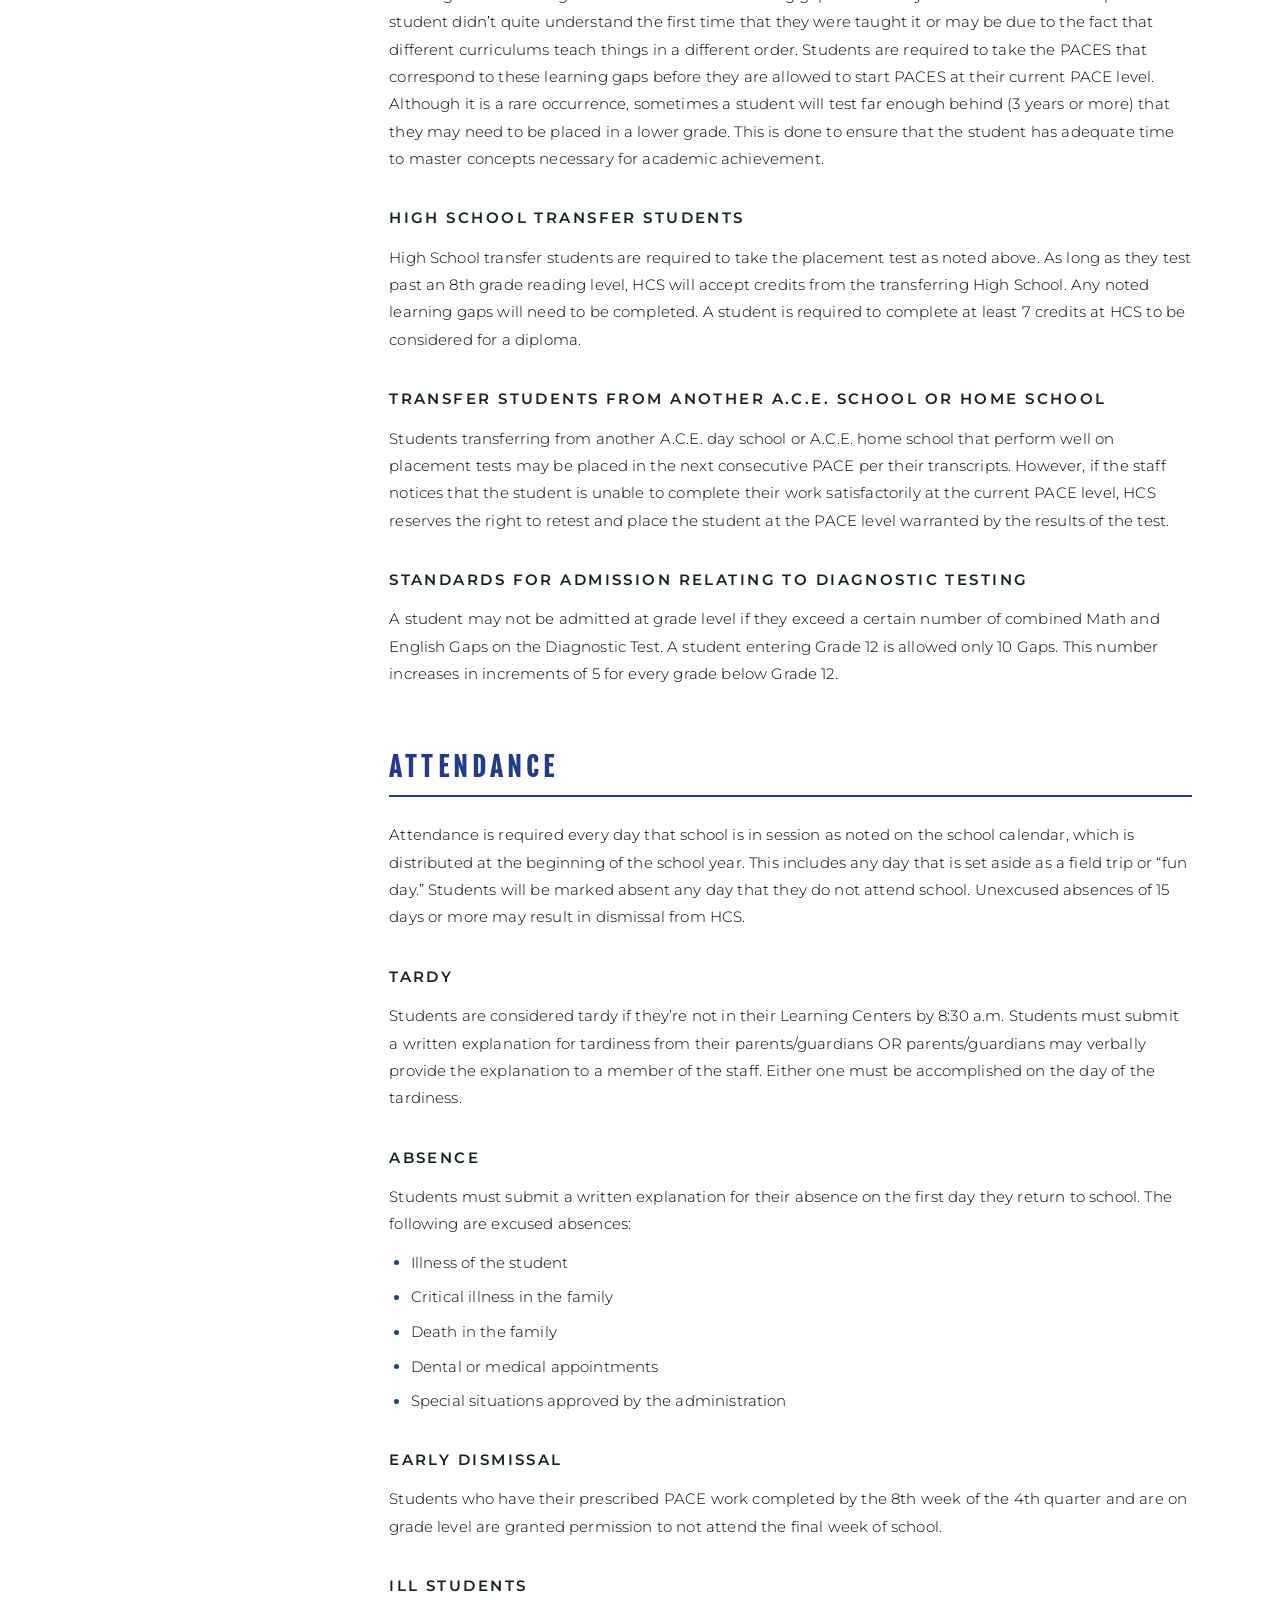
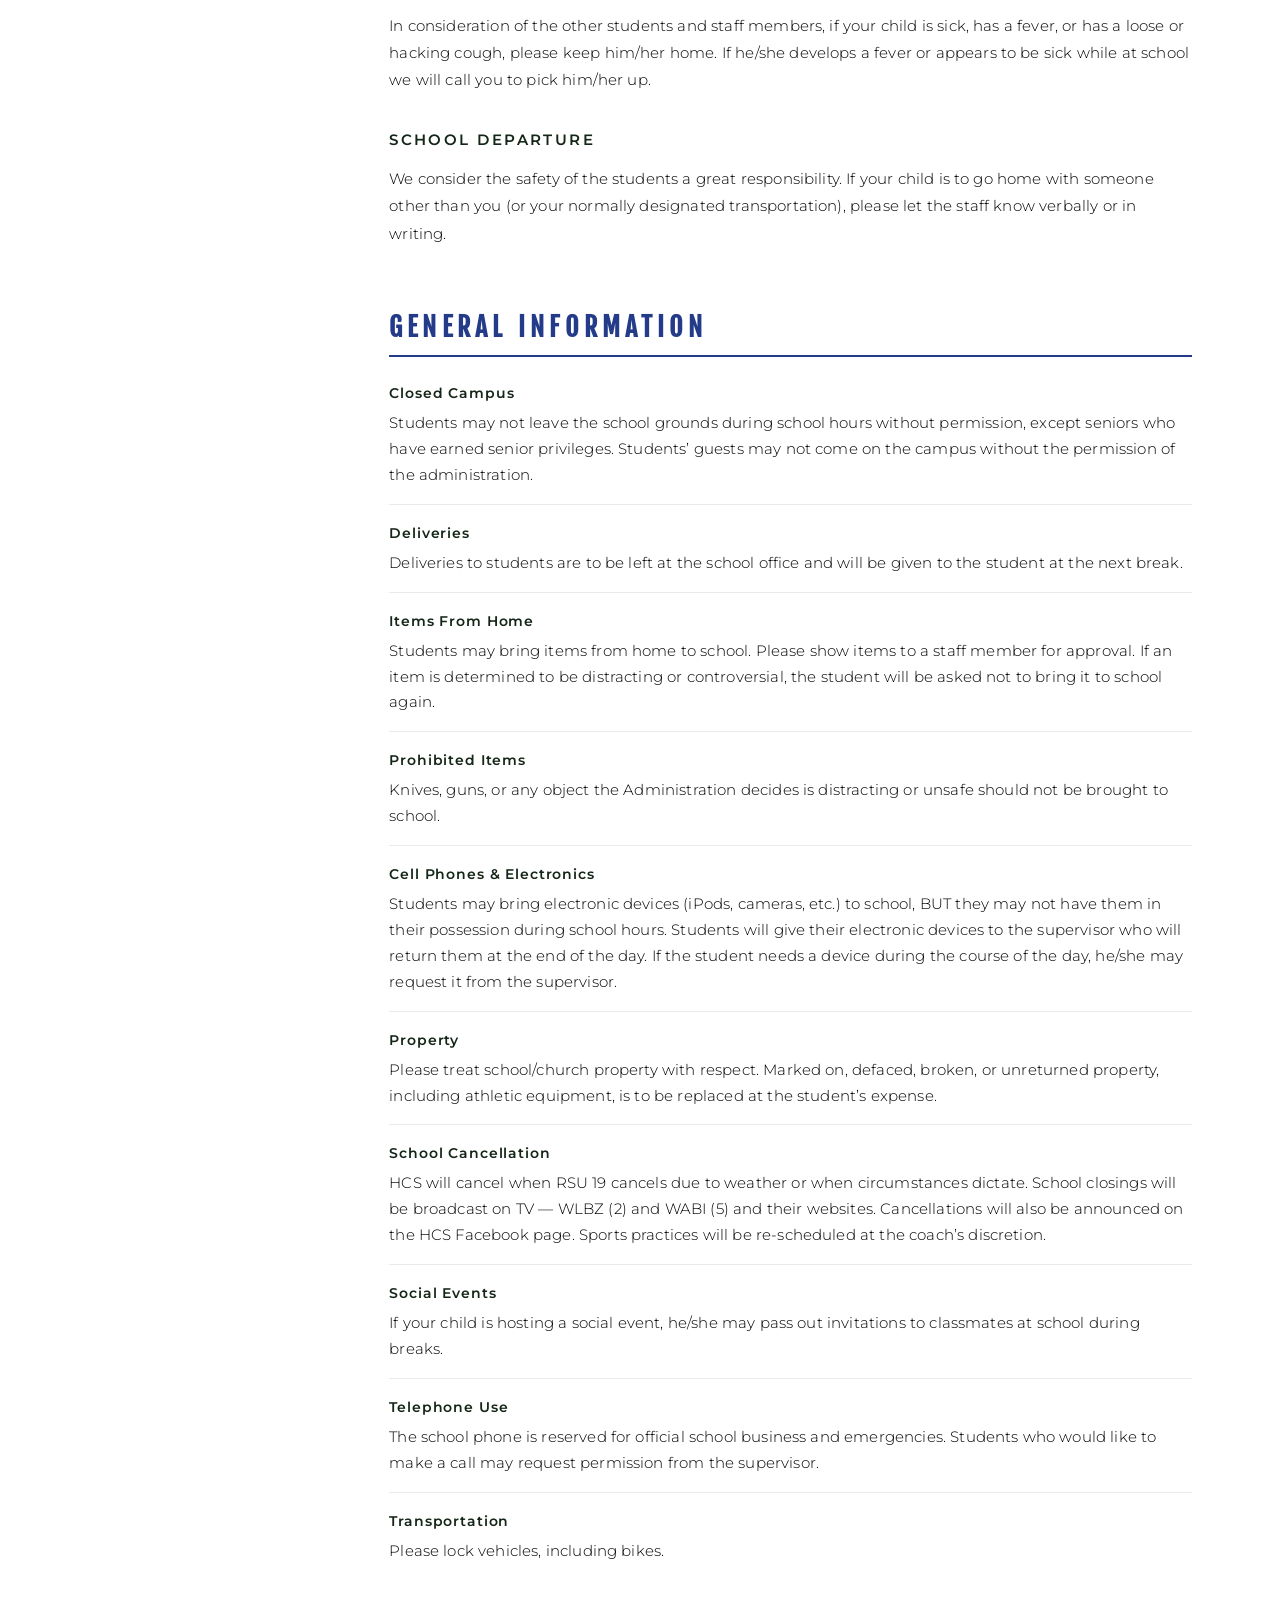
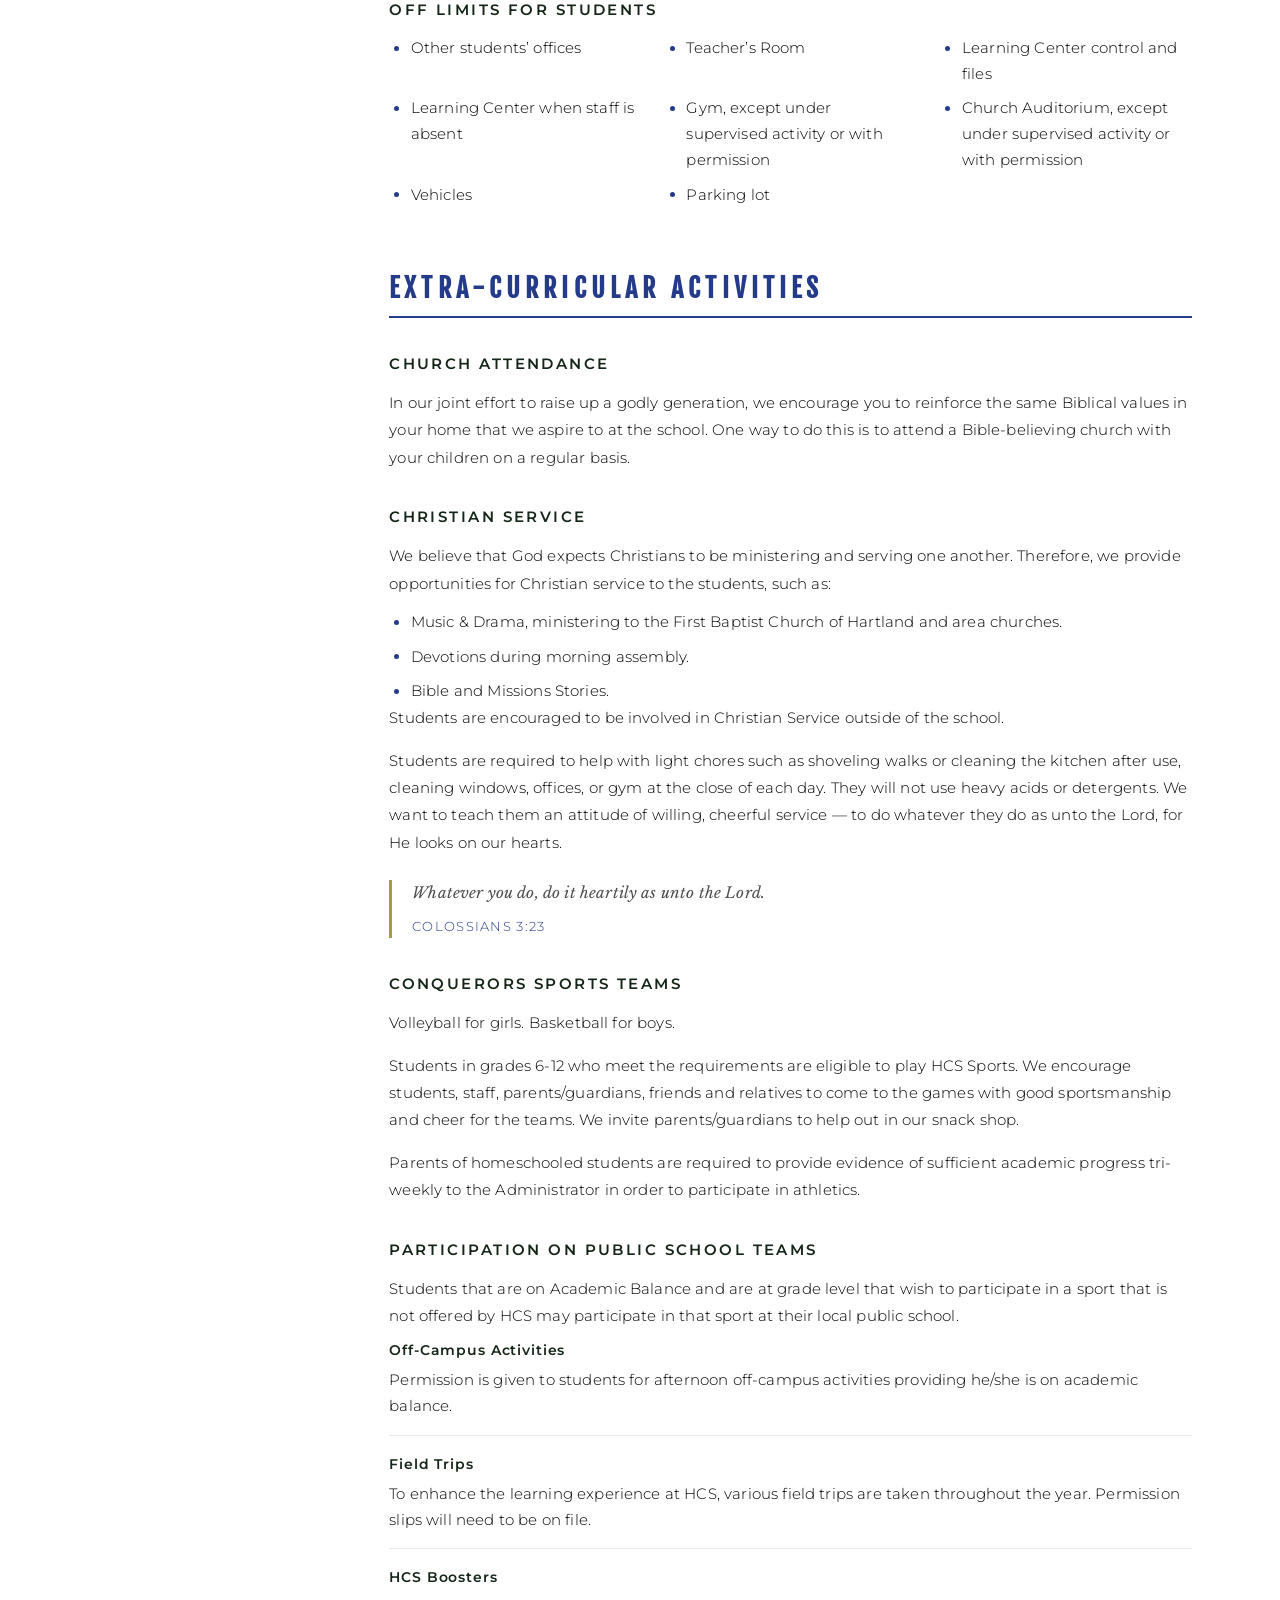
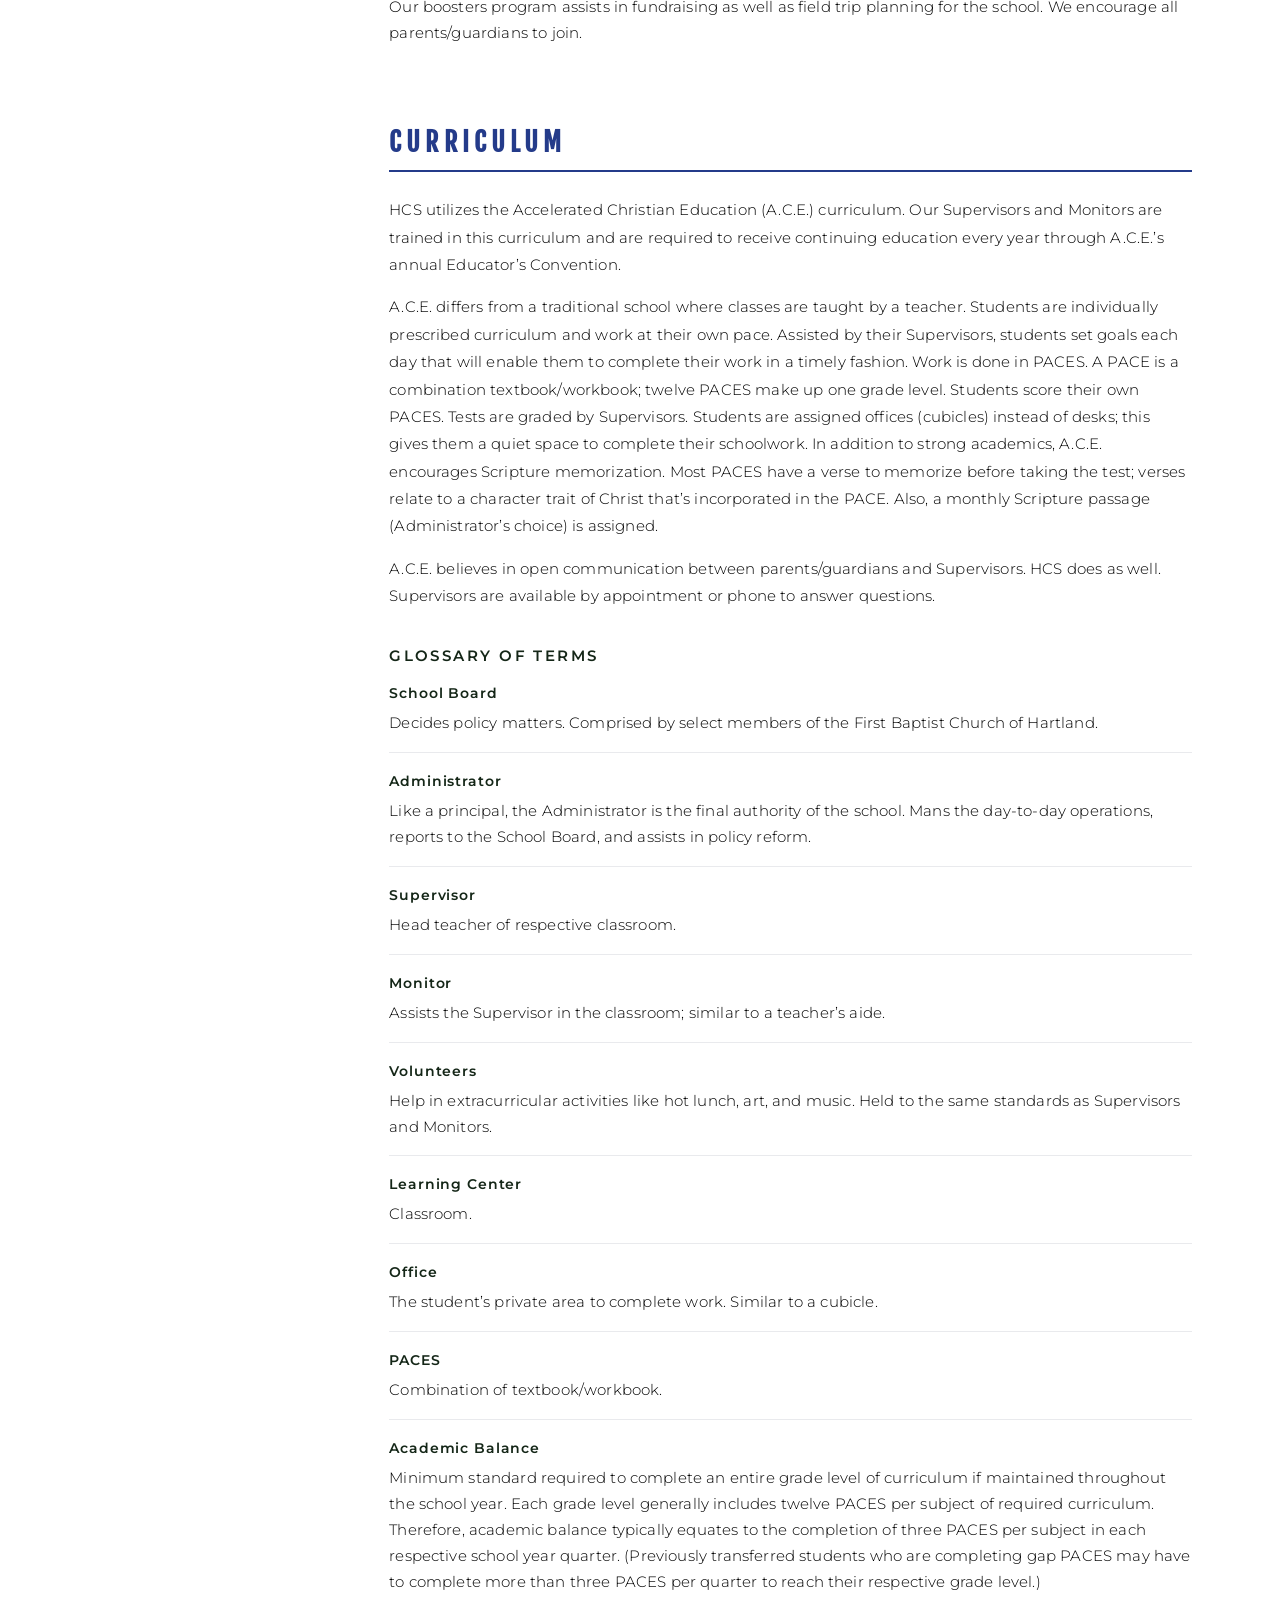
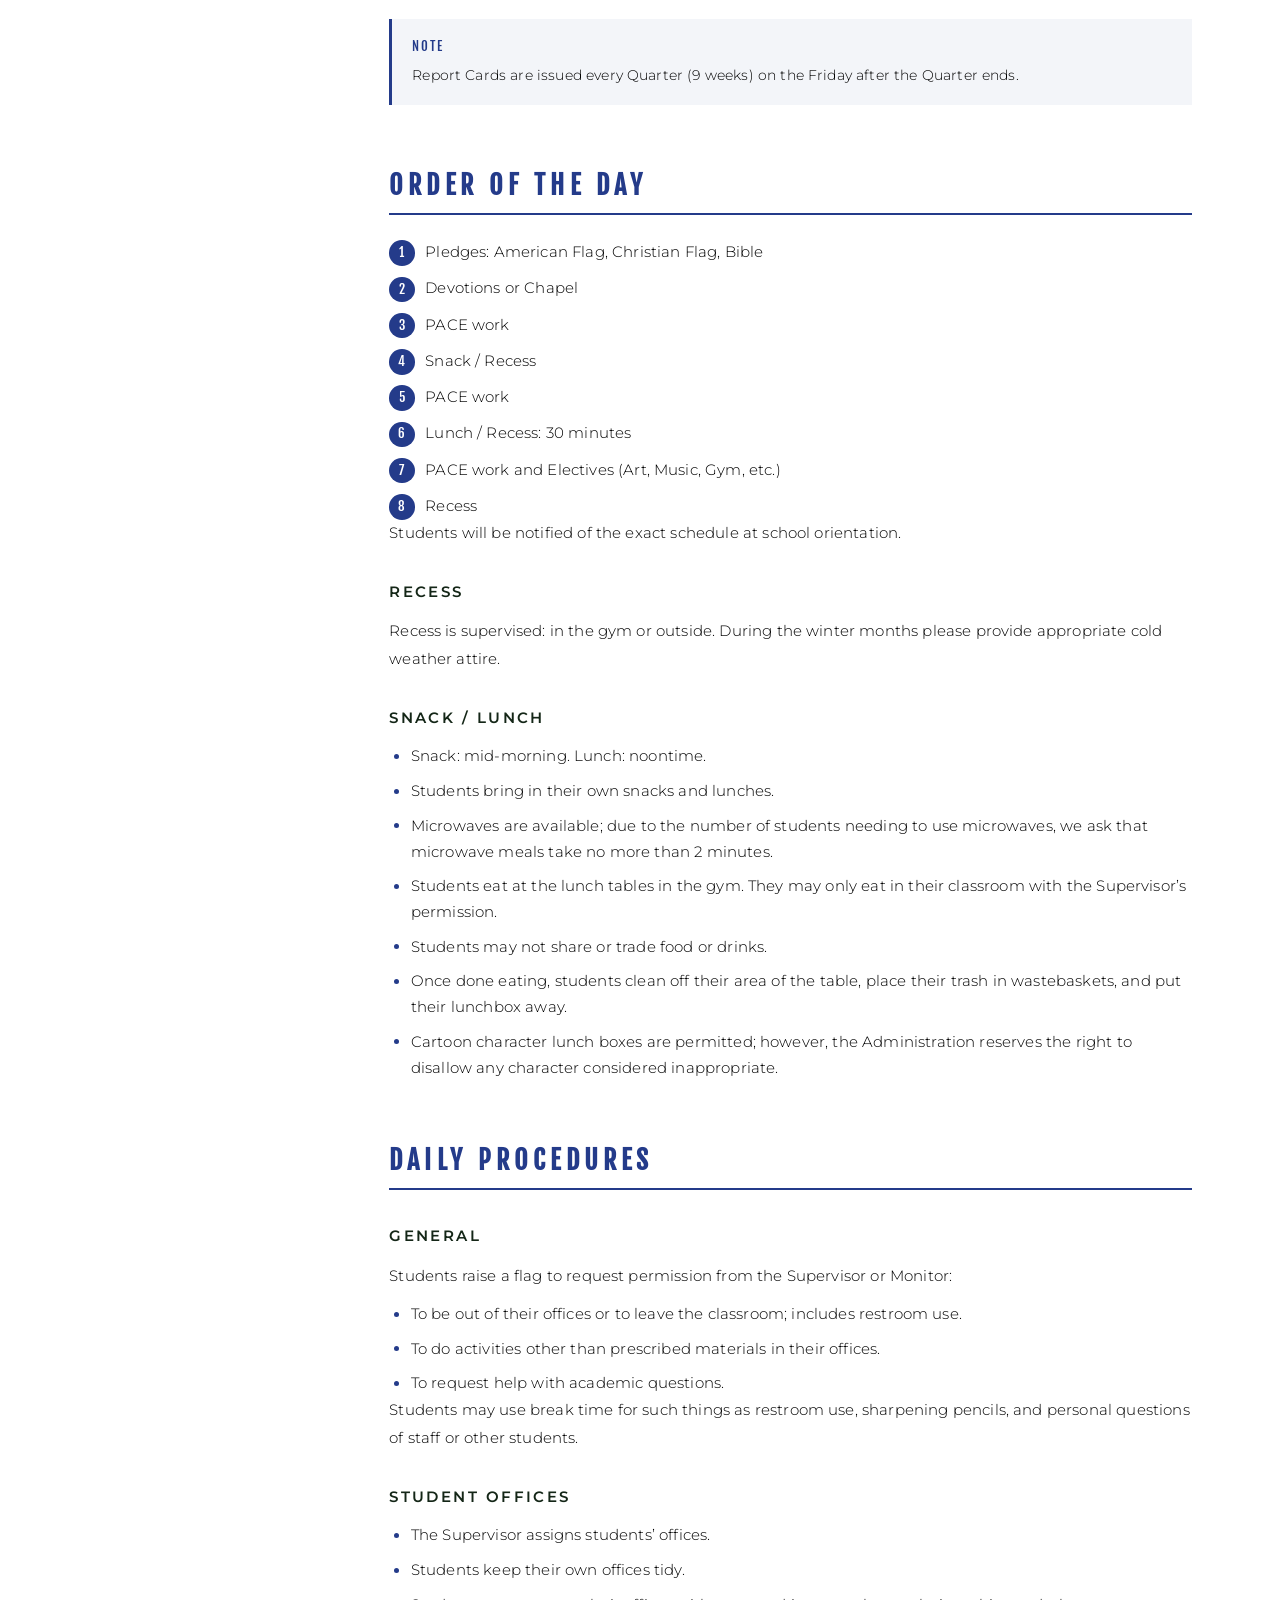
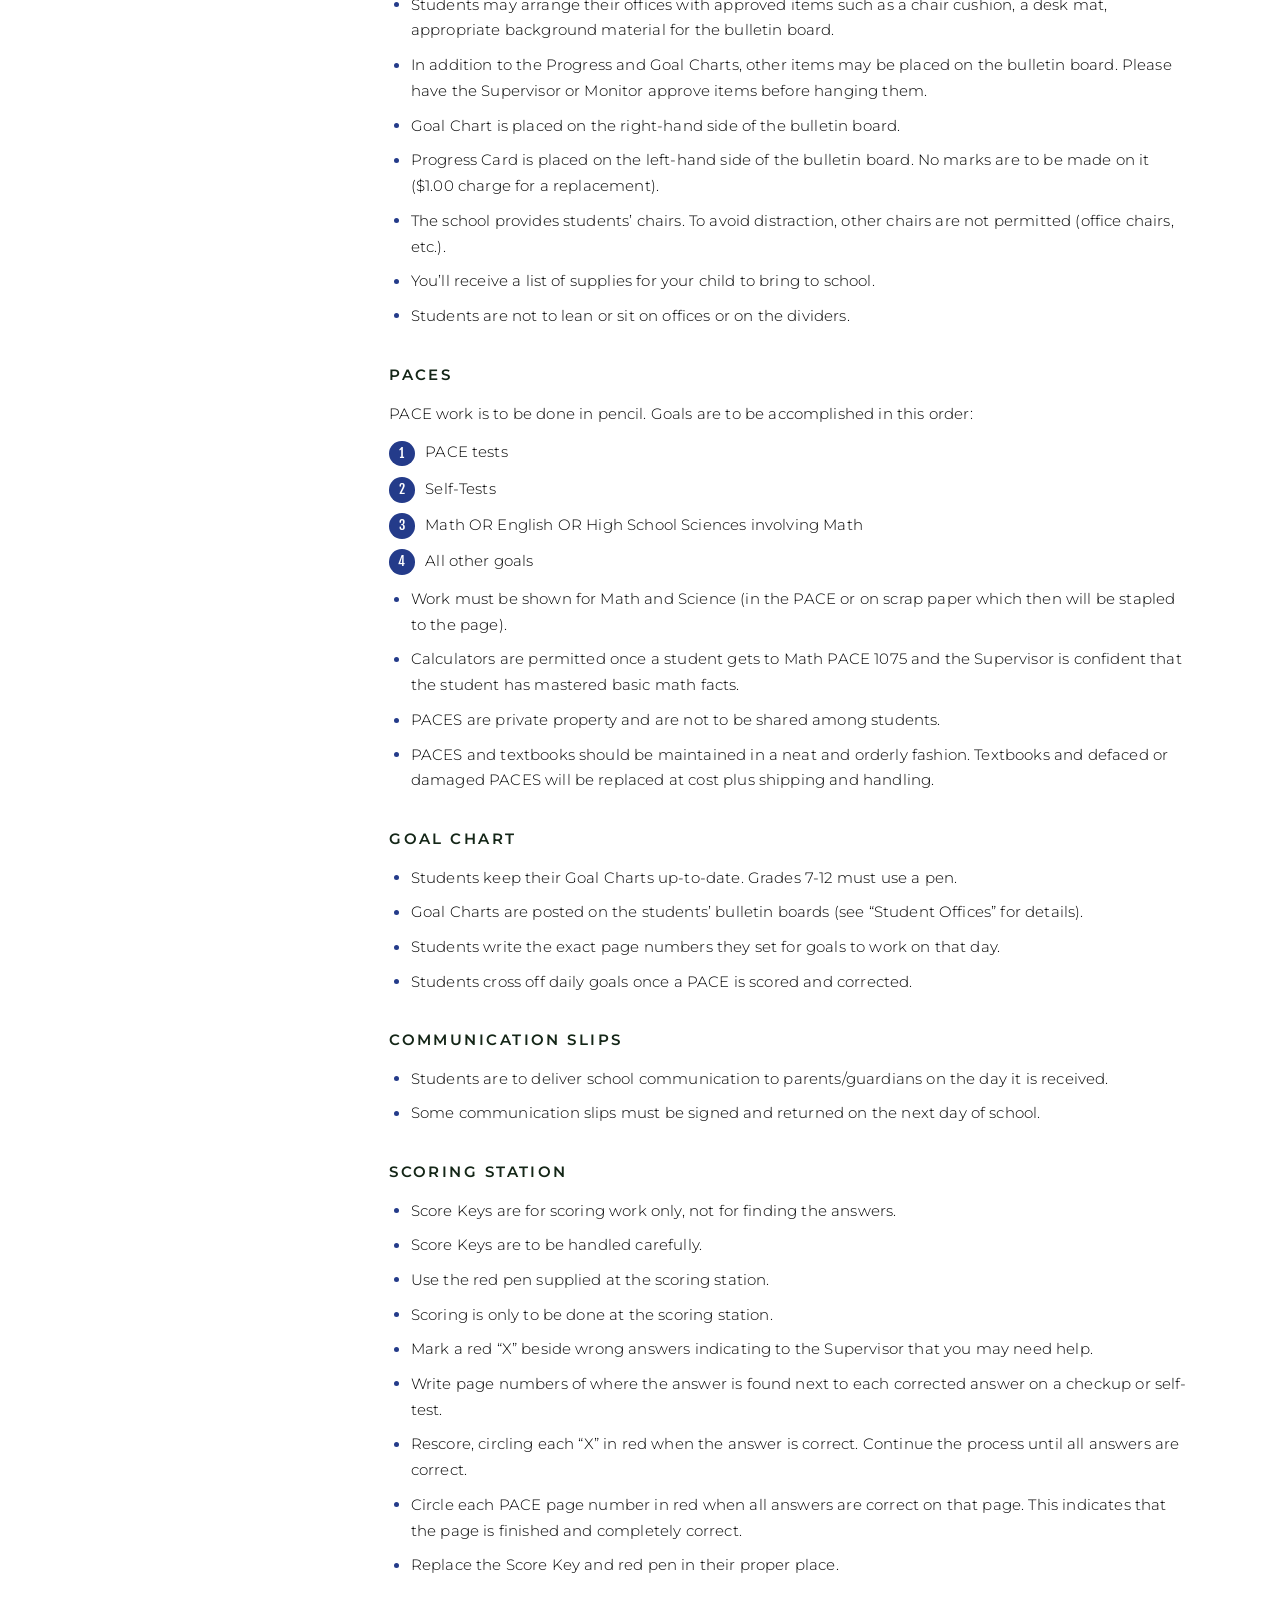
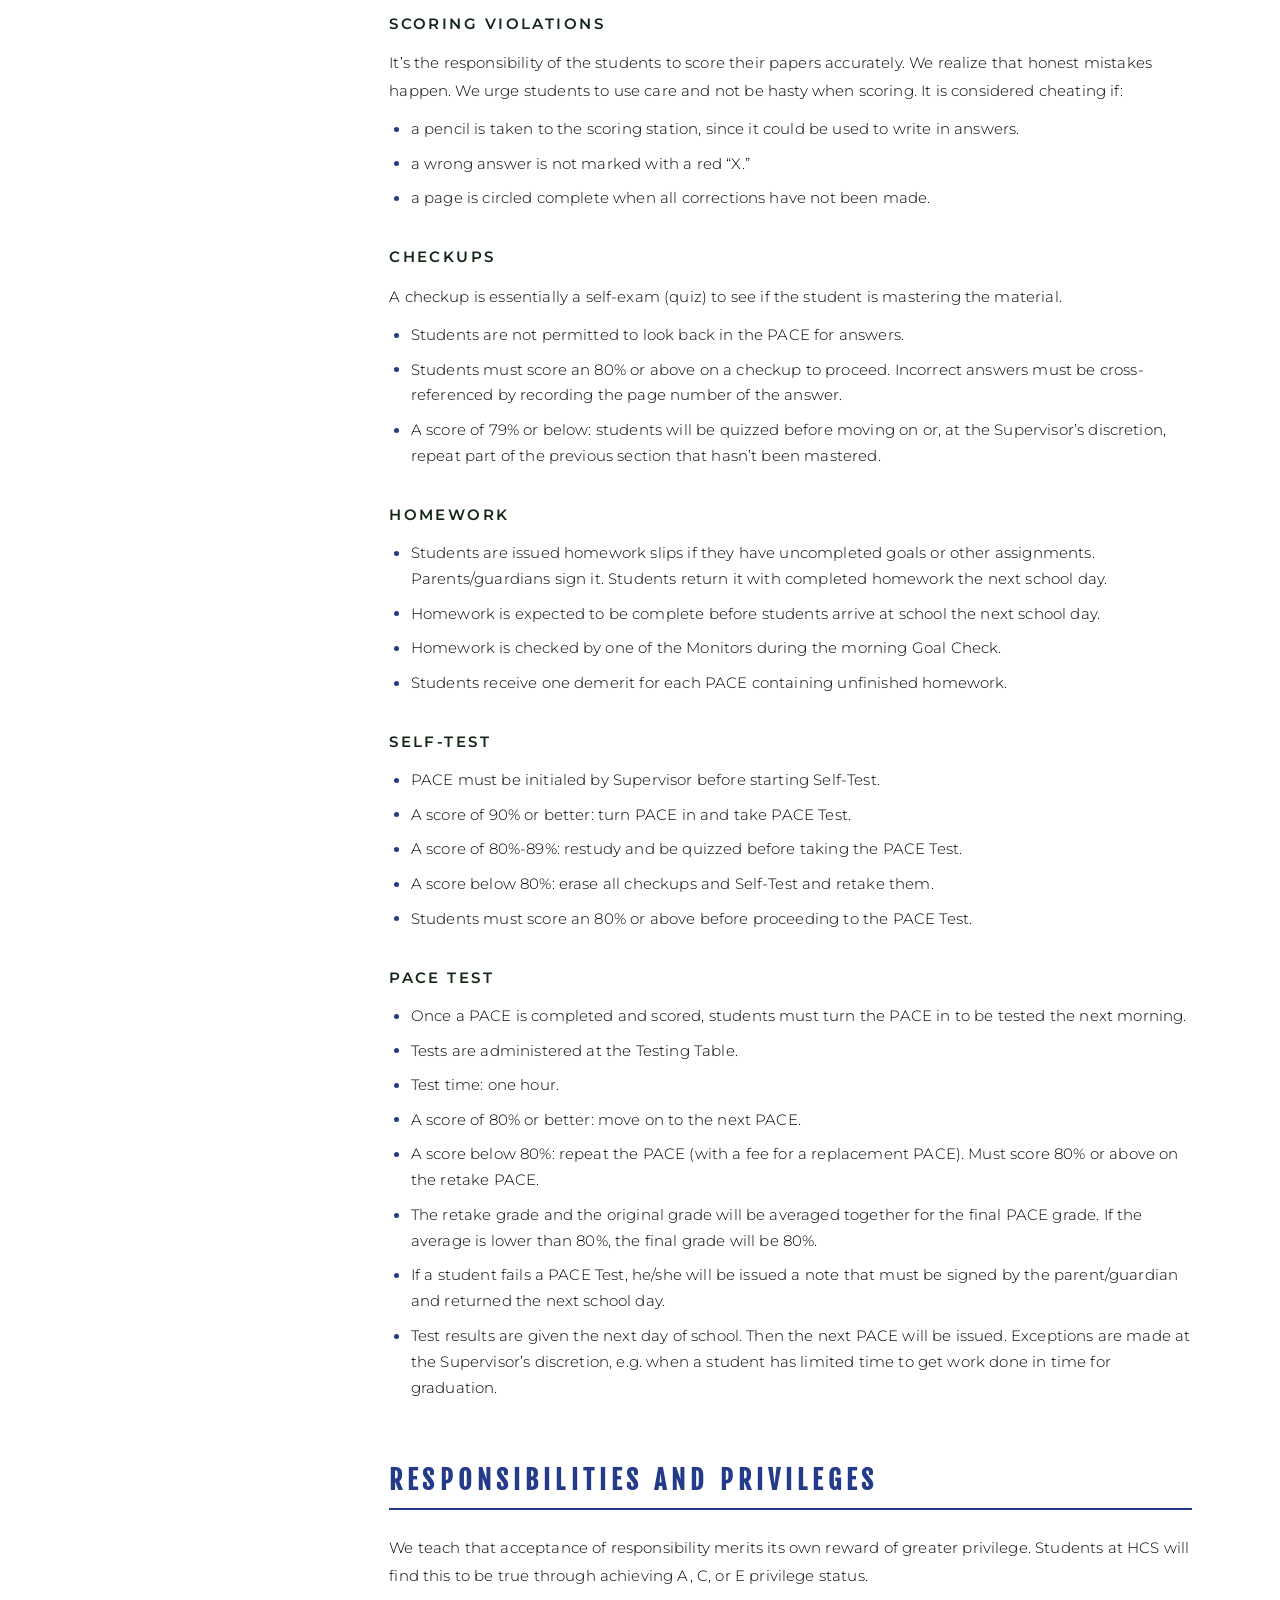
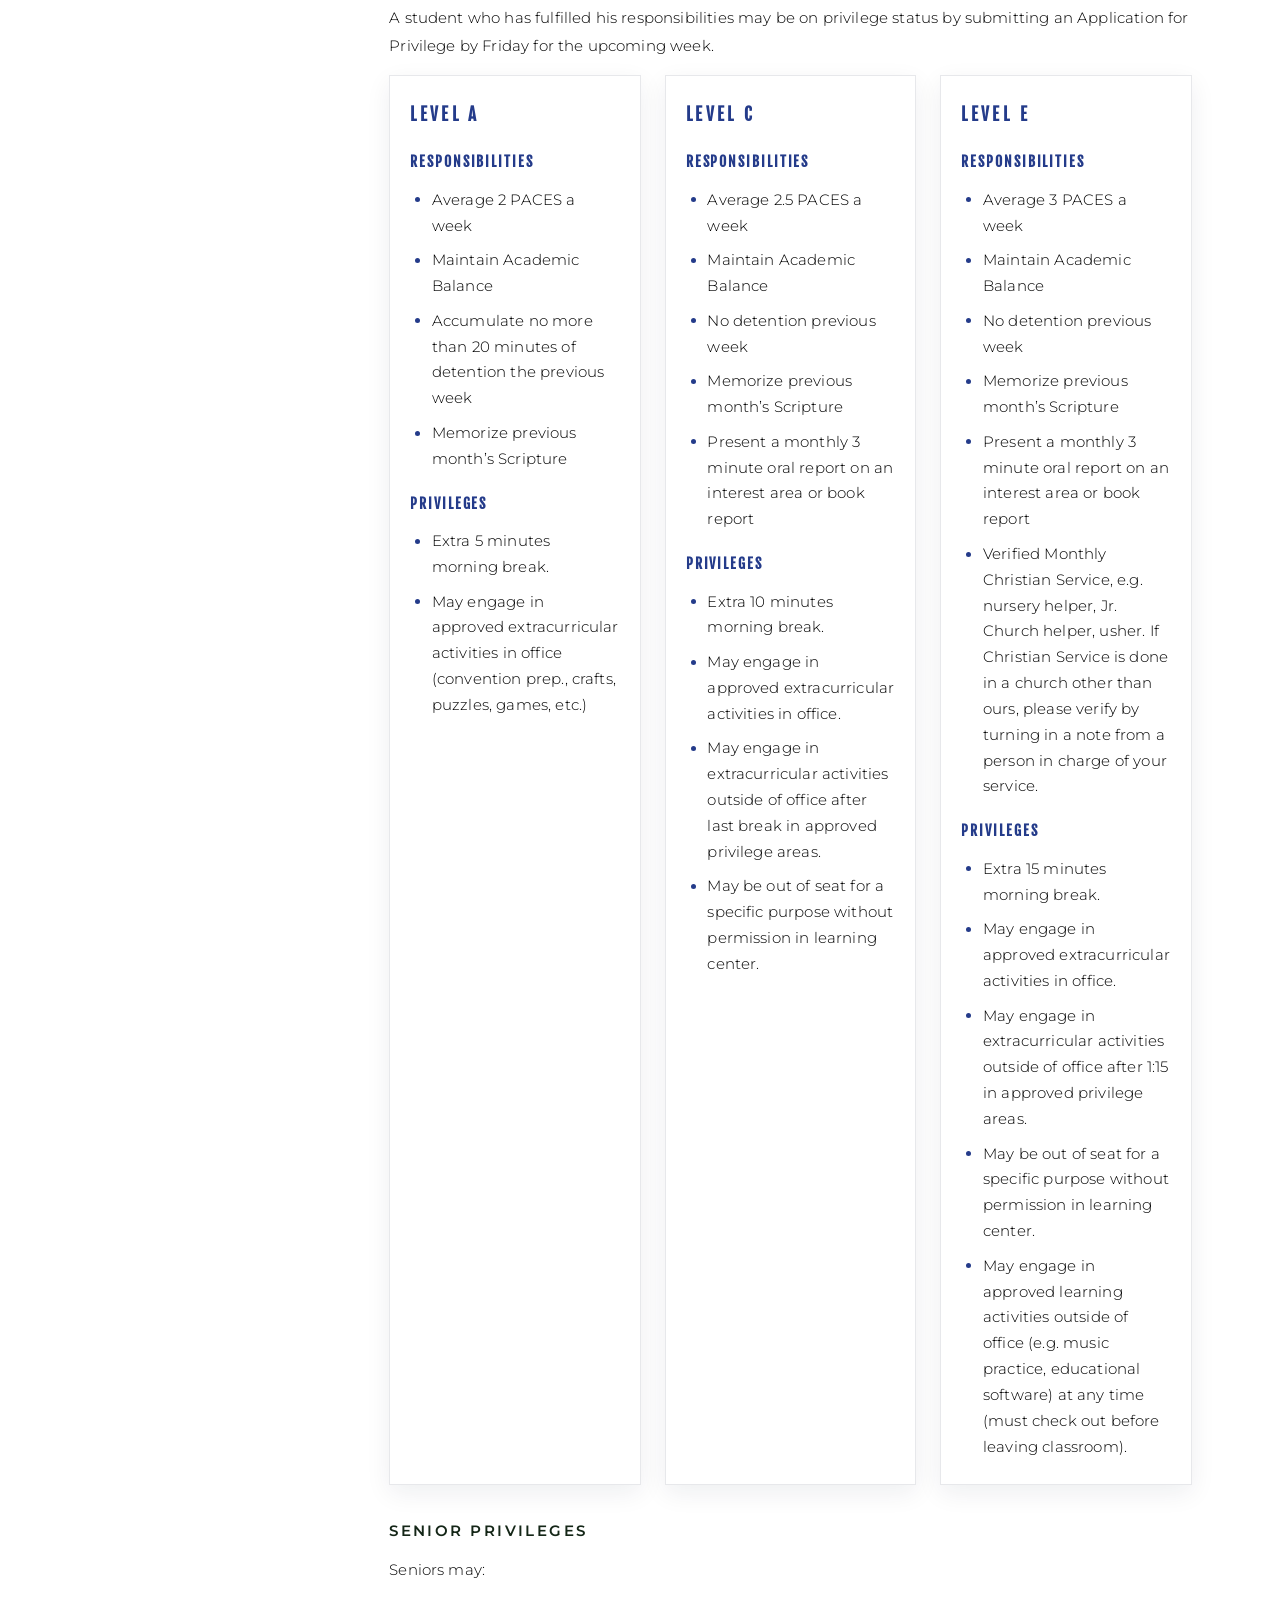
<file: handbook/index.html>
<!DOCTYPE html>
<html lang="en">
<head>
<meta charset="utf-8">
<meta name="viewport" content="width=device-width, initial-scale=1">
<title>HCS Handbook 2026-2027 | Hartland Christian School</title>
<meta name="description" content="The Hartland Christian School handbook for 2026-2027: admissions, attendance, curriculum, daily procedures, conduct, personal appearance, fees and reconciliation.">
<link rel="canonical" href="https://hartlandchristian.com/handbook">
<meta property="og:type" content="website">
<meta property="og:site_name" content="Hartland Christian School">
<meta property="og:title" content="HCS Handbook 2026-2027 | Hartland Christian School">
<meta property="og:description" content="The Hartland Christian School handbook for 2026-2027: admissions, attendance, curriculum, daily procedures, conduct, personal appearance, fees and reconciliation.">
<meta property="og:url" content="https://hartlandchristian.com/handbook">
<meta property="og:image" content="https://hartlandchristian.com/assets/img/classroom.jpg">
<meta name="twitter:card" content="summary_large_image">
<link rel="icon" type="image/png" href="/assets/img/hcs_favicon.png">
<link rel="apple-touch-icon" href="/assets/img/hcs_favicon.png">
<link rel="preconnect" href="https://fonts.googleapis.com">
<link rel="preconnect" href="https://fonts.gstatic.com" crossorigin>
<link rel="stylesheet" href="https://fonts.googleapis.com/css2?family=Cardo:ital,wght@0,400;1,400&amp;family=Fjalla+One&amp;family=Libre+Baskerville:ital@0;1&amp;family=Montserrat:wght@300;400;600&amp;family=Playfair+Display:wght@400;500&amp;display=swap">
<link rel="stylesheet" href="/assets/css/site.css?v=68ab93f5">
<script type="application/ld+json">{"@context":"https://schema.org","@type":"School","name":"Hartland Christian School","alternateName":"HCS","foundingDate":"1980","url":"https://hartlandchristian.com","logo":"https://hartlandchristian.com/assets/img/conquerors_logo.png","email":"hartlandchristianschool@outlook.com","telephone":"+1-207-938-4250","sameAs":["https://www.facebook.com/profile.php?id=100057050606588"],"address":{"@type":"PostalAddress","streetAddress":"10 Elm Street, PO Box 510","addressLocality":"Hartland","addressRegion":"ME","postalCode":"04943","addressCountry":"US"},"parentOrganization":{"@type":"Church","name":"Hartland First Baptist Church","foundingDate":"1847"}}</script>
</head>
<body>
<a class="skip-link" href="#main">Skip to main content</a>
<header class="site-header">
  <button class="nav-toggle" type="button" aria-expanded="false" aria-controls="site-nav" aria-label="Open menu"><svg viewBox="0 0 512 512" aria-hidden="true"><path d="M96 241h320v32H96zM96 145h320v32H96zM96 337h320v32H96z"/></svg></button>
  <nav class="site-nav" id="site-nav" aria-label="Primary">
    <div class="nav-drawer__top">
      <a class="nav-drawer__brand" href="/">
        <img src="/assets/img/conquerors_logo.png" alt="" width="34" height="52">
        <span>Hartland Christian School</span>
      </a>
      <button class="nav-close" type="button" aria-label="Close menu"><svg viewBox="0 0 512 512" aria-hidden="true"><path d="M405 136.8L375.2 107 256 226.2 136.8 107 107 136.8 226.2 256 107 375.2l29.8 29.8L256 285.8 375.2 405l29.8-29.8L285.8 256"/></svg></button>
    </div>
    <ul class="site-nav__list site-nav__list--left"><li><a href="/">home</a></li><li><a href="/about" aria-current="page">about</a></li><li><a href="/church">church</a></li><li><a href="/admissions">admissions</a></li></ul>
    <a class="brand__crest" href="/">
      <span class="brand__est" aria-hidden="true">Est.</span>
      <img src="/assets/img/conquerors_logo.png" alt="Hartland Christian School Conquerors crest" width="60" height="100">
      <span class="brand__est" aria-hidden="true">1980</span>
      <span class="sr-only">Hartland Christian School, established 1980</span>
    </a>
    <ul class="site-nav__list site-nav__list--right"><li><a href="/academics">academics</a></li><li><a href="/athletics">athletics</a></li><li><a href="/tuition">tuition</a></li><li><a href="/contact">contact</a></li></ul>
    <div class="nav-drawer__actions">
      <a href="tel:+12079384250"><svg viewBox="0 0 24 24" aria-hidden="true"><path d="M6.6 10.8a15.1 15.1 0 0 0 6.6 6.6l2.2-2.2c.3-.3.7-.4 1-.2 1.2.4 2.4.6 3.6.6.6 0 1 .4 1 1V20c0 .6-.4 1-1 1A17 17 0 0 1 3 4c0-.6.4-1 1-1h3.5c.6 0 1 .4 1 1 0 1.3.2 2.5.6 3.6.1.4 0 .7-.2 1z"/></svg><span>Call</span></a>
      <a href="mailto:hartlandchristianschool@outlook.com"><svg viewBox="0 0 24 24" aria-hidden="true"><path d="M20 4H4a2 2 0 0 0-2 2v12a2 2 0 0 0 2 2h16a2 2 0 0 0 2-2V6a2 2 0 0 0-2-2m0 4-8 5-8-5V6l8 5 8-5z"/></svg><span>Email</span></a>
      <a href="https://www.google.com/maps/place/Hartland+First+Baptist+Church/@44.8822617,-69.4478333,16.97z" target="_blank" rel="noopener"><svg viewBox="0 0 24 24" aria-hidden="true"><path d="M12 2a7 7 0 0 0-7 7c0 5.2 7 13 7 13s7-7.8 7-13a7 7 0 0 0-7-7m0 9.5A2.5 2.5 0 1 1 12 6.5a2.5 2.5 0 0 1 0 5"/></svg><span>Directions</span></a>
    </div>
  </nav>
  <a class="brand__name" href="/">Hartland Christian School</a>
</header>
<main id="main">
<div class="wrap page-back">
  <a class="back-link" id="hb-back" href="/contact"><span class="arw" aria-hidden="true">&larr;</span> <span class="back-link__label">back to contact</span></a>
</div>

<section class="section section--gradient section--tight" aria-labelledby="hb-title">
  <div class="wrap">
    <div class="page-title page-title--ink">
      <h1 id="hb-title">HCS HANDBOOK</h1>
      <div class="rule" aria-hidden="true"></div>
      <p class="band__grades" style="margin-top:1.25rem;color:var(--blue-deep)">2026-2027</p>
    </div>
    <div class="letterhead">
      <dl class="hb-staff"><div><dt>Lower Learning Center Supervisor</dt><dd>Mia Gilley</dd></div><div><dt>Middle School Supervisor</dt><dd>Grace Arnold</dd></div><div><dt>Upper Learning Center Supervisor / Administrator</dt><dd>Kevin Breau</dd></div></dl>
      <p>PO Box 510, 10 Elm St., Hartland, ME 04943</p>
      <p class="letterhead__contact"><a href="tel:+12079384250">(207)938-4250</a><span class="sep">&nbsp;|&nbsp;</span><a href="mailto:hartlandchristianschool@outlook.com">hartlandchristianschool@outlook.com</a></p>
      <p class="hb-revised">Revised 06/16/2026</p>
    </div>
  </div>
</section>

<div class="wrap hb-search-wrap" data-hb-search hidden>
  <div class="hb-search">
    <span class="hb-search__icon" aria-hidden="true"><svg viewBox="0 0 24 24" aria-hidden="true"><path d="M10 2a8 8 0 1 0 4.9 14.3l5.4 5.4 1.4-1.4-5.4-5.4A8 8 0 0 0 10 2m0 2a6 6 0 1 1 0 12 6 6 0 0 1 0-12"/></svg></span>
    <label class="sr-only" for="hb-q">Search the handbook</label>
    <input type="search" id="hb-q" placeholder="Search the handbook&hellip;" autocomplete="off"
           role="combobox" aria-expanded="false" aria-controls="hb-results" aria-autocomplete="list">
    <button class="hb-search__clear" type="button" hidden aria-label="Clear search">&times;</button>
  </div>
  <p class="hb-search__count" id="hb-search-count" role="status"></p>
  <ul class="hb-results" id="hb-results" hidden></ul>
</div>

<div class="wrap hb-layout">
  <nav class="hb-toc" aria-labelledby="hb-toc-h">
    <h2 id="hb-toc-h">Contents</h2>
    <ol><li><a href="#introduction">Introduction</a></li><li><a href="#purpose">Purpose &amp; Objective</a></li><li><a href="#admissions">Admissions</a></li><li><a href="#attendance">Attendance</a></li><li><a href="#general">General Information</a></li><li><a href="#extracurricular">Extra-Curricular</a></li><li><a href="#curriculum">Curriculum</a></li><li><a href="#order-of-the-day">Order of the Day</a></li><li><a href="#daily-procedures">Daily Procedures</a></li><li><a href="#responsibilities">Responsibilities &amp; Privileges</a></li><li><a href="#courses">Courses</a></li><li><a href="#conduct">Conduct &amp; Discipline</a></li><li><a href="#appearance">Personal Appearance</a></li><li><a href="#fees">Tuition &amp; Other Fees</a></li><li><a href="#reconciliation">Reconciliation</a></li></ol>
  </nav>
  <div class="hb-body">
    <section class="hb-section" id="introduction" aria-labelledby="introduction-h">
  <h2 id="introduction-h">Introduction</h2>
  <p>Dear Parents/Guardians and Students,</p><p>Welcome to our Hartland Christian School family! We thank you parents/guardians for entrusting your children to us for their formal education. We thank you students for coming to school with your great attitudes and excitement for a year of learning more about God&rsquo;s Word and God&rsquo;s world. With joy we look forward to the days ahead as we start a new year of learning both academically and spiritually.</p><p>The handbook that follows is designed to set forth our policies in such a way as to help you have the most successful year possible. Our ultimate goal at HCS is that as the students make progress in their academics, we will consistently and lovingly address their heart issues and lead them into Christ-likeness. We understand that no external adherence to the policies set forth in the handbook is going to produce godliness. But every institution has to have its rules and regulations in order for things to run as smoothly as possible. We&rsquo;ve endeavored to base our standards on the unchanging principles found in God&rsquo;s Living Word, which instructs us in daily living so that we can live lives that are pleasing to Him.</p><p>Training up children in the nurture and admonition of the Lord is an awesome task. Our prayer is that you will love God with all your heart, soul, and mind. He will delight in your willingness to serve Him &mdash; at home, at school, at church, and in your community. We commit to pray for you as you minister to your children. And we invite you to pray for us as we touch the hearts of your children for Christ&rsquo;s sake.</p><p class="hb-signoff">Hartland Christian School Board</p>
</section><section class="hb-section" id="purpose" aria-labelledby="purpose-h">
  <h2 id="purpose-h">Purpose and Objective</h2>
  <blockquote class="hb-verse"><p>Man&rsquo;s chief end is to glorify God and to enjoy Him forever.</p><cite>I Corinthians 6:20, Philippians 1:20, I Peter 4:11</cite></blockquote><p>HCS has been an integral part of the ministry of First Baptist Church of Hartland, Maine since 1980, serving the surrounding communities for over 46 years. HCS was established to meet the need of the Christian community to assist in training of children in the teachings of the Bible as well as to provide an academic education in a Christian atmosphere by Christian teachers.</p><p>The objective of this school is to enable students to become godly, well-trained, Christ-like leaders who will understand how to live out their faith in whatever arena God has for them.</p><p>It&rsquo;s God&rsquo;s design that parents teach their children His Word. We seek to partner alongside you by teaching the academics along with Biblical truths and godly living.</p><blockquote class="hb-verse"><p>Hear, O Israel: The LORD our God, the LORD is one! You shall love the LORD your God with all your heart, with all your soul, and with all your strength. And these words, which I command you today, shall be in your heart. You shall teach them diligently to your children, and shall talk of them when you sit in your house, when you walk by the way, when you lie down, and when you rise up.</p><cite>Deuteronomy 6:4-7</cite></blockquote><h3>Doctrinal Statement</h3><p>HCS is a ministry of Hartland First Baptist Church, and as such, follows the same doctrinal statement as the church. Copies of the doctrinal statement are available upon request.</p><h3>KJV Bible</h3><p>You will notice on your HCS Student Supply List that each grade is required to have a KJV Bible. This is not to say that we don&rsquo;t recognize the validity of some of the other versions. We require a KJV Bible because the curriculum that we use, A.C.E., exclusively uses this version. Having a KJV Bible will assist students in proper scoring of PACE work.</p>
</section><section class="hb-section" id="admissions" aria-labelledby="admissions-h">
  <h2 id="admissions-h">Admissions</h2>
  <p>HCS considers all applicants on the basis of their application form and does not discriminate on the basis of race, color, sex, or national origin.</p><h3>Process</h3><ol class="hb-steps"><li>Please read this handbook thoroughly.</li><li>Complete and submit application form.</li><li>Diagnostic Testing.</li><li>Meet with School Board.</li><li>Submit registration packet (include any transcript or medical records).</li><li>Sign the Financial &amp; Handbook Policy Agreement.</li><li>New students are given a probationary period of 30 days to see if the school is a proper fit. We are looking for a positive attitude and a willingness to work.</li></ol><p>We consider attendance at Hartland Christian School to be a privilege that we hope will reap positive, life-changing effects. We believe that a Christian education has the potential to affect all areas of life, not just academics.</p><h3>Transfer Students</h3><p>Since A.C.E. is an individualized program that places each student at their current learning level, transfer students are required to take a placement test that covers Math, English, Word Building (Spelling), and Reading. The test recognizes what are called learning gaps which may be the result of a concept that the student didn&rsquo;t quite understand the first time that they were taught it or may be due to the fact that different curriculums teach things in a different order. Students are required to take the PACES that correspond to these learning gaps before they are allowed to start PACES at their current PACE level. Although it is a rare occurrence, sometimes a student will test far enough behind (3 years or more) that they may need to be placed in a lower grade. This is done to ensure that the student has adequate time to master concepts necessary for academic achievement.</p><h3>High School Transfer Students</h3><p>High School transfer students are required to take the placement test as noted above. As long as they test past an 8th grade reading level, HCS will accept credits from the transferring High School. Any noted learning gaps will need to be completed. A student is required to complete at least 7 credits at HCS to be considered for a diploma.</p><h3>Transfer Students from Another A.C.E. School or Home School</h3><p>Students transferring from another A.C.E. day school or A.C.E. home school that perform well on placement tests may be placed in the next consecutive PACE per their transcripts. However, if the staff notices that the student is unable to complete their work satisfactorily at the current PACE level, HCS reserves the right to retest and place the student at the PACE level warranted by the results of the test.</p><h3>Standards for Admission Relating to Diagnostic Testing</h3><p>A student may not be admitted at grade level if they exceed a certain number of combined Math and English Gaps on the Diagnostic Test. A student entering Grade 12 is allowed only 10 Gaps. This number increases in increments of 5 for every grade below Grade 12.</p>
</section><section class="hb-section" id="attendance" aria-labelledby="attendance-h">
  <h2 id="attendance-h">Attendance</h2>
  <p>Attendance is required every day that school is in session as noted on the school calendar, which is distributed at the beginning of the school year. This includes any day that is set aside as a field trip or &ldquo;fun day.&rdquo; Students will be marked absent any day that they do not attend school. Unexcused absences of 15 days or more may result in dismissal from HCS.</p><h3>Tardy</h3><p>Students are considered tardy if they&rsquo;re not in their Learning Centers by 8:30 a.m. Students must submit a written explanation for tardiness from their parents/guardians OR parents/guardians may verbally provide the explanation to a member of the staff. Either one must be accomplished on the day of the tardiness.</p><h3>Absence</h3><p>Students must submit a written explanation for their absence on the first day they return to school. The following are excused absences:</p><ul class="hb-list"><li>Illness of the student</li><li>Critical illness in the family</li><li>Death in the family</li><li>Dental or medical appointments</li><li>Special situations approved by the administration</li></ul><h3>Early Dismissal</h3><p>Students who have their prescribed PACE work completed by the 8th week of the 4th quarter and are on grade level are granted permission to not attend the final week of school.</p><h3>Ill Students</h3><p>In consideration of the other students and staff members, if your child is sick, has a fever, or has a loose or hacking cough, please keep him/her home. If he/she develops a fever or appears to be sick while at school we will call you to pick him/her up.</p><h3>School Departure</h3><p>We consider the safety of the students a great responsibility. If your child is to go home with someone other than you (or your normally designated transportation), please let the staff know verbally or in writing.</p>
</section><section class="hb-section" id="general" aria-labelledby="general-h">
  <h2 id="general-h">General Information</h2>
  <dl class="hb-defs"><div><dt>Closed Campus</dt><dd>Students may not leave the school grounds during school hours without permission, except seniors who have earned senior privileges. Students&rsquo; guests may not come on the campus without the permission of the administration.</dd></div><div><dt>Deliveries</dt><dd>Deliveries to students are to be left at the school office and will be given to the student at the next break.</dd></div><div><dt>Items From Home</dt><dd>Students may bring items from home to school. Please show items to a staff member for approval. If an item is determined to be distracting or controversial, the student will be asked not to bring it to school again.</dd></div><div><dt>Prohibited Items</dt><dd>Knives, guns, or any object the Administration decides is distracting or unsafe should not be brought to school.</dd></div><div><dt>Cell Phones &amp; Electronics</dt><dd>Students may bring electronic devices (iPods, cameras, etc.) to school, BUT they may not have them in their possession during school hours. Students will give their electronic devices to the supervisor who will return them at the end of the day. If the student needs a device during the course of the day, he/she may request it from the supervisor.</dd></div><div><dt>Property</dt><dd>Please treat school/church property with respect. Marked on, defaced, broken, or unreturned property, including athletic equipment, is to be replaced at the student&rsquo;s expense.</dd></div><div><dt>School Cancellation</dt><dd>HCS will cancel when RSU 19 cancels due to weather or when circumstances dictate. School closings will be broadcast on TV &mdash; WLBZ (2) and WABI (5) and their websites. Cancellations will also be announced on the HCS Facebook page. Sports practices will be re-scheduled at the coach&rsquo;s discretion.</dd></div><div><dt>Social Events</dt><dd>If your child is hosting a social event, he/she may pass out invitations to classmates at school during breaks.</dd></div><div><dt>Telephone Use</dt><dd>The school phone is reserved for official school business and emergencies. Students who would like to make a call may request permission from the supervisor.</dd></div><div><dt>Transportation</dt><dd>Please lock vehicles, including bikes.</dd></div></dl><h3>Off Limits for Students</h3><ul class="hb-list hb-list--cols"><li>Other students&rsquo; offices</li><li>Teacher&rsquo;s Room</li><li>Learning Center control and files</li><li>Learning Center when staff is absent</li><li>Gym, except under supervised activity or with permission</li><li>Church Auditorium, except under supervised activity or with permission</li><li>Vehicles</li><li>Parking lot</li></ul>
</section><section class="hb-section" id="extracurricular" aria-labelledby="extracurricular-h">
  <h2 id="extracurricular-h">Extra-Curricular Activities</h2>
  <h3>Church Attendance</h3><p>In our joint effort to raise up a godly generation, we encourage you to reinforce the same Biblical values in your home that we aspire to at the school. One way to do this is to attend a Bible-believing church with your children on a regular basis.</p><h3>Christian Service</h3><p>We believe that God expects Christians to be ministering and serving one another. Therefore, we provide opportunities for Christian service to the students, such as:</p><ul class="hb-list"><li>Music &amp; Drama, ministering to the First Baptist Church of Hartland and area churches.</li><li>Devotions during morning assembly.</li><li>Bible and Missions Stories.</li></ul><p>Students are encouraged to be involved in Christian Service outside of the school.</p><p>Students are required to help with light chores such as shoveling walks or cleaning the kitchen after use, cleaning windows, offices, or gym at the close of each day. They will not use heavy acids or detergents. We want to teach them an attitude of willing, cheerful service &mdash; to do whatever they do as unto the Lord, for He looks on our hearts.</p><blockquote class="hb-verse"><p>Whatever you do, do it heartily as unto the Lord.</p><cite>Colossians 3:23</cite></blockquote><h3>Conquerors Sports Teams</h3><p>Volleyball for girls. Basketball for boys.</p><p>Students in grades 6-12 who meet the requirements are eligible to play HCS Sports. We encourage students, staff, parents/guardians, friends and relatives to come to the games with good sportsmanship and cheer for the teams. We invite parents/guardians to help out in our snack shop.</p><p>Parents of homeschooled students are required to provide evidence of sufficient academic progress tri-weekly to the Administrator in order to participate in athletics.</p><h3>Participation on Public School Teams</h3><p>Students that are on Academic Balance and are at grade level that wish to participate in a sport that is not offered by HCS may participate in that sport at their local public school.</p><dl class="hb-defs"><div><dt>Off-Campus Activities</dt><dd>Permission is given to students for afternoon off-campus activities providing he/she is on academic balance.</dd></div><div><dt>Field Trips</dt><dd>To enhance the learning experience at HCS, various field trips are taken throughout the year. Permission slips will need to be on file.</dd></div><div><dt>HCS Boosters</dt><dd>Our boosters program assists in fundraising as well as field trip planning for the school. We encourage all parents/guardians to join.</dd></div></dl>
</section><section class="hb-section" id="curriculum" aria-labelledby="curriculum-h">
  <h2 id="curriculum-h">Curriculum</h2>
  <p>HCS utilizes the Accelerated Christian Education (A.C.E.) curriculum. Our Supervisors and Monitors are trained in this curriculum and are required to receive continuing education every year through A.C.E.&rsquo;s annual Educator&rsquo;s Convention.</p><p>A.C.E. differs from a traditional school where classes are taught by a teacher. Students are individually prescribed curriculum and work at their own pace. Assisted by their Supervisors, students set goals each day that will enable them to complete their work in a timely fashion. Work is done in PACES. A PACE is a combination textbook/workbook; twelve PACES make up one grade level. Students score their own PACES. Tests are graded by Supervisors. Students are assigned offices (cubicles) instead of desks; this gives them a quiet space to complete their schoolwork. In addition to strong academics, A.C.E. encourages Scripture memorization. Most PACES have a verse to memorize before taking the test; verses relate to a character trait of Christ that&rsquo;s incorporated in the PACE. Also, a monthly Scripture passage (Administrator&rsquo;s choice) is assigned.</p><p>A.C.E. believes in open communication between parents/guardians and Supervisors. HCS does as well. Supervisors are available by appointment or phone to answer questions.</p><h3>Glossary of Terms</h3><dl class="hb-defs"><div><dt>School Board</dt><dd>Decides policy matters. Comprised by select members of the First Baptist Church of Hartland.</dd></div><div><dt>Administrator</dt><dd>Like a principal, the Administrator is the final authority of the school. Mans the day-to-day operations, reports to the School Board, and assists in policy reform.</dd></div><div><dt>Supervisor</dt><dd>Head teacher of respective classroom.</dd></div><div><dt>Monitor</dt><dd>Assists the Supervisor in the classroom; similar to a teacher&rsquo;s aide.</dd></div><div><dt>Volunteers</dt><dd>Help in extracurricular activities like hot lunch, art, and music. Held to the same standards as Supervisors and Monitors.</dd></div><div><dt>Learning Center</dt><dd>Classroom.</dd></div><div><dt>Office</dt><dd>The student&rsquo;s private area to complete work. Similar to a cubicle.</dd></div><div><dt>PACES</dt><dd>Combination of textbook/workbook.</dd></div><div><dt>Academic Balance</dt><dd>Minimum standard required to complete an entire grade level of curriculum if maintained throughout the school year. Each grade level generally includes twelve PACES per subject of required curriculum. Therefore, academic balance typically equates to the completion of three PACES per subject in each respective school year quarter. (Previously transferred students who are completing gap PACES may have to complete more than three PACES per quarter to reach their respective grade level.)</dd></div></dl><div class="hb-note"><strong>Note</strong><p>Report Cards are issued every Quarter (9 weeks) on the Friday after the Quarter ends.</p></div>
</section><section class="hb-section" id="order-of-the-day" aria-labelledby="order-of-the-day-h">
  <h2 id="order-of-the-day-h">Order of the Day</h2>
  <ol class="hb-steps"><li>Pledges: American Flag, Christian Flag, Bible</li><li>Devotions or Chapel</li><li>PACE work</li><li>Snack / Recess</li><li>PACE work</li><li>Lunch / Recess: 30 minutes</li><li>PACE work and Electives (Art, Music, Gym, etc.)</li><li>Recess</li></ol><p>Students will be notified of the exact schedule at school orientation.</p><h3>Recess</h3><p>Recess is supervised: in the gym or outside. During the winter months please provide appropriate cold weather attire.</p><h3>Snack / Lunch</h3><ul class="hb-list"><li>Snack: mid-morning. Lunch: noontime.</li><li>Students bring in their own snacks and lunches.</li><li>Microwaves are available; due to the number of students needing to use microwaves, we ask that microwave meals take no more than 2 minutes.</li><li>Students eat at the lunch tables in the gym. They may only eat in their classroom with the Supervisor&rsquo;s permission.</li><li>Students may not share or trade food or drinks.</li><li>Once done eating, students clean off their area of the table, place their trash in wastebaskets, and put their lunchbox away.</li><li>Cartoon character lunch boxes are permitted; however, the Administration reserves the right to disallow any character considered inappropriate.</li></ul>
</section><section class="hb-section" id="daily-procedures" aria-labelledby="daily-procedures-h">
  <h2 id="daily-procedures-h">Daily Procedures</h2>
  <h3>General</h3><p>Students raise a flag to request permission from the Supervisor or Monitor:</p><ul class="hb-list"><li>To be out of their offices or to leave the classroom; includes restroom use.</li><li>To do activities other than prescribed materials in their offices.</li><li>To request help with academic questions.</li></ul><p>Students may use break time for such things as restroom use, sharpening pencils, and personal questions of staff or other students.</p><h3>Student Offices</h3><ul class="hb-list"><li>The Supervisor assigns students&rsquo; offices.</li><li>Students keep their own offices tidy.</li><li>Students may arrange their offices with approved items such as a chair cushion, a desk mat, appropriate background material for the bulletin board.</li><li>In addition to the Progress and Goal Charts, other items may be placed on the bulletin board. Please have the Supervisor or Monitor approve items before hanging them.</li><li>Goal Chart is placed on the right-hand side of the bulletin board.</li><li>Progress Card is placed on the left-hand side of the bulletin board. No marks are to be made on it ($1.00 charge for a replacement).</li><li>The school provides students&rsquo; chairs. To avoid distraction, other chairs are not permitted (office chairs, etc.).</li><li>You&rsquo;ll receive a list of supplies for your child to bring to school.</li><li>Students are not to lean or sit on offices or on the dividers.</li></ul><h3>PACES</h3><p>PACE work is to be done in pencil. Goals are to be accomplished in this order:</p><ol class="hb-steps"><li>PACE tests</li><li>Self-Tests</li><li>Math OR English OR High School Sciences involving Math</li><li>All other goals</li></ol><ul class="hb-list"><li>Work must be shown for Math and Science (in the PACE or on scrap paper which then will be stapled to the page).</li><li>Calculators are permitted once a student gets to Math PACE 1075 and the Supervisor is confident that the student has mastered basic math facts.</li><li>PACES are private property and are not to be shared among students.</li><li>PACES and textbooks should be maintained in a neat and orderly fashion. Textbooks and defaced or damaged PACES will be replaced at cost plus shipping and handling.</li></ul><h3>Goal Chart</h3><ul class="hb-list"><li>Students keep their Goal Charts up-to-date. Grades 7-12 must use a pen.</li><li>Goal Charts are posted on the students&rsquo; bulletin boards (see &ldquo;Student Offices&rdquo; for details).</li><li>Students write the exact page numbers they set for goals to work on that day.</li><li>Students cross off daily goals once a PACE is scored and corrected.</li></ul><h3>Communication Slips</h3><ul class="hb-list"><li>Students are to deliver school communication to parents/guardians on the day it is received.</li><li>Some communication slips must be signed and returned on the next day of school.</li></ul><h3>Scoring Station</h3><ul class="hb-list"><li>Score Keys are for scoring work only, not for finding the answers.</li><li>Score Keys are to be handled carefully.</li><li>Use the red pen supplied at the scoring station.</li><li>Scoring is only to be done at the scoring station.</li><li>Mark a red &ldquo;X&rdquo; beside wrong answers indicating to the Supervisor that you may need help.</li><li>Write page numbers of where the answer is found next to each corrected answer on a checkup or self-test.</li><li>Rescore, circling each &ldquo;X&rdquo; in red when the answer is correct. Continue the process until all answers are correct.</li><li>Circle each PACE page number in red when all answers are correct on that page. This indicates that the page is finished and completely correct.</li><li>Replace the Score Key and red pen in their proper place.</li></ul><h3>Scoring Violations</h3><p>It&rsquo;s the responsibility of the students to score their papers accurately. We realize that honest mistakes happen. We urge students to use care and not be hasty when scoring. It is considered cheating if:</p><ul class="hb-list"><li>a pencil is taken to the scoring station, since it could be used to write in answers.</li><li>a wrong answer is not marked with a red &ldquo;X.&rdquo;</li><li>a page is circled complete when all corrections have not been made.</li></ul><h3>Checkups</h3><p>A checkup is essentially a self-exam (quiz) to see if the student is mastering the material.</p><ul class="hb-list"><li>Students are not permitted to look back in the PACE for answers.</li><li>Students must score an 80% or above on a checkup to proceed. Incorrect answers must be cross-referenced by recording the page number of the answer.</li><li>A score of 79% or below: students will be quizzed before moving on or, at the Supervisor&rsquo;s discretion, repeat part of the previous section that hasn&rsquo;t been mastered.</li></ul><h3>Homework</h3><ul class="hb-list"><li>Students are issued homework slips if they have uncompleted goals or other assignments. Parents/guardians sign it. Students return it with completed homework the next school day.</li><li>Homework is expected to be complete before students arrive at school the next school day.</li><li>Homework is checked by one of the Monitors during the morning Goal Check.</li><li>Students receive one demerit for each PACE containing unfinished homework.</li></ul><h3>Self-Test</h3><ul class="hb-list"><li>PACE must be initialed by Supervisor before starting Self-Test.</li><li>A score of 90% or better: turn PACE in and take PACE Test.</li><li>A score of 80%-89%: restudy and be quizzed before taking the PACE Test.</li><li>A score below 80%: erase all checkups and Self-Test and retake them.</li><li>Students must score an 80% or above before proceeding to the PACE Test.</li></ul><h3>PACE Test</h3><ul class="hb-list"><li>Once a PACE is completed and scored, students must turn the PACE in to be tested the next morning.</li><li>Tests are administered at the Testing Table.</li><li>Test time: one hour.</li><li>A score of 80% or better: move on to the next PACE.</li><li>A score below 80%: repeat the PACE (with a fee for a replacement PACE). Must score 80% or above on the retake PACE.</li><li>The retake grade and the original grade will be averaged together for the final PACE grade. If the average is lower than 80%, the final grade will be 80%.</li><li>If a student fails a PACE Test, he/she will be issued a note that must be signed by the parent/guardian and returned the next school day.</li><li>Test results are given the next day of school. Then the next PACE will be issued. Exceptions are made at the Supervisor&rsquo;s discretion, e.g. when a student has limited time to get work done in time for graduation.</li></ul>
</section><section class="hb-section" id="responsibilities" aria-labelledby="responsibilities-h">
  <h2 id="responsibilities-h">Responsibilities and Privileges</h2>
  <p>We teach that acceptance of responsibility merits its own reward of greater privilege. Students at HCS will find this to be true through achieving A, C, or E privilege status.</p><p>A student who has fulfilled his responsibilities may be on privilege status by submitting an Application for Privilege by Friday for the upcoming week.</p><div class="hb-levels"><div class="hb-level">
  <h3>Level A</h3>
  <h4>Responsibilities</h4><ul class="hb-list"><li>Average 2 PACES a week</li><li>Maintain Academic Balance</li><li>Accumulate no more than 20 minutes of detention the previous week</li><li>Memorize previous month&rsquo;s Scripture</li></ul>
  <h4>Privileges</h4><ul class="hb-list"><li>Extra 5 minutes morning break.</li><li>May engage in approved extracurricular activities in office (convention prep., crafts, puzzles, games, etc.)</li></ul>
</div><div class="hb-level">
  <h3>Level C</h3>
  <h4>Responsibilities</h4><ul class="hb-list"><li>Average 2.5 PACES a week</li><li>Maintain Academic Balance</li><li>No detention previous week</li><li>Memorize previous month&rsquo;s Scripture</li><li>Present a monthly 3 minute oral report on an interest area or book report</li></ul>
  <h4>Privileges</h4><ul class="hb-list"><li>Extra 10 minutes morning break.</li><li>May engage in approved extracurricular activities in office.</li><li>May engage in extracurricular activities outside of office after last break in approved privilege areas.</li><li>May be out of seat for a specific purpose without permission in learning center.</li></ul>
</div><div class="hb-level">
  <h3>Level E</h3>
  <h4>Responsibilities</h4><ul class="hb-list"><li>Average 3 PACES a week</li><li>Maintain Academic Balance</li><li>No detention previous week</li><li>Memorize previous month&rsquo;s Scripture</li><li>Present a monthly 3 minute oral report on an interest area or book report</li><li>Verified Monthly Christian Service, e.g. nursery helper, Jr. Church helper, usher. If Christian Service is done in a church other than ours, please verify by turning in a note from a person in charge of your service.</li></ul>
  <h4>Privileges</h4><ul class="hb-list"><li>Extra 15 minutes morning break.</li><li>May engage in approved extracurricular activities in office.</li><li>May engage in extracurricular activities outside of office after 1:15 in approved privilege areas.</li><li>May be out of seat for a specific purpose without permission in learning center.</li><li>May engage in approved learning activities outside of office (e.g. music practice, educational software) at any time (must check out before leaving classroom).</li></ul>
</div></div><h3>Senior Privileges</h3><p>Seniors may:</p><ul class="hb-list"><li>go to a local store during breaks or lunch;</li><li>finish school one week before graduation if on academic level and have finished course requirements;</li><li>be dismissed at noon during the third and fourth quarters with parent&rsquo;s permission for the purpose of employment, if they have completed their course work for the day, are on Academic Level, and are forecasted by the Supervisor to complete required work by the end of the year.</li></ul>
</section><section class="hb-section" id="courses" aria-labelledby="courses-h">
  <h2 id="courses-h">Courses</h2>
  <ul class="hb-list"><li>To enter kindergarten: students must be five (5) years old by October 15.</li><li>Grades 1-8 classes: Math, English (Grammar, includes Library Skills), Literature (Reading), Social Studies, Science (includes Health), Word Building (Spelling).</li><li>To enter high school: students must have reached PACE 97 in all core subjects.</li><li>To be a senior: student must have a minimum of 17 credits.</li><li>Transfer students must complete at least 7 credits at HCS in order to graduate.</li><li>Any student who is a cumulative amount of 50 or more PACES behind PACE level at the end of the academic year will be required to stay in the same grade in the following academic year. You will be notified if your student is approaching this level.</li></ul><h3>Courses of Study / Required Credits</h3><div class="hb-credit-grid"><div class="hb-credits">
  <h4>Honors <span>Required credits: 29</span></h4>
  <table><caption class="sr-only">Honors required credits</caption>
    <thead><tr><th scope="col">Subject</th><th scope="col">Cr</th></tr></thead>
    <tbody><tr><th scope='row'>Math</th><td>3.5</td></tr><tr><th scope='row'>English</th><td>4.0</td></tr><tr><th scope='row'>Social Studies</th><td>4.5</td></tr><tr><th scope='row'>Science</th><td>4.0</td></tr><tr><th scope='row'>Etymology</th><td>1.0</td></tr><tr><th scope='row'>Bible Electives</th><td>4.0</td></tr><tr><th scope='row'>Computer Science</th><td>1.0</td></tr><tr><th scope='row'>Keyboarding</th><td>1.0</td></tr><tr><th scope='row'>Fine Arts Electives</th><td>2.0</td></tr><tr><th scope='row'>Health Elective</th><td>0.5</td></tr><tr><th scope='row'>Language Electives</th><td>2.0</td></tr><tr><th scope='row'>Other Electives</th><td>1.5</td></tr></tbody>
  </table>
</div><div class="hb-credits">
  <h4>College Prep <span>Required credits: 26</span></h4>
  <table><caption class="sr-only">College Prep required credits</caption>
    <thead><tr><th scope="col">Subject</th><th scope="col">Cr</th></tr></thead>
    <tbody><tr><th scope='row'>Math</th><td>3.0</td></tr><tr><th scope='row'>English</th><td>4.0</td></tr><tr><th scope='row'>Social Studies</th><td>4.5</td></tr><tr><th scope='row'>Science</th><td>3.0</td></tr><tr><th scope='row'>Etymology</th><td>1.0</td></tr><tr><th scope='row'>Bible Electives</th><td>4.0</td></tr><tr><th scope='row'>Computer Science</th><td>1.0</td></tr><tr><th scope='row'>Keyboarding</th><td>1.0</td></tr><tr><th scope='row'>Fine Arts Electives</th><td>1.5</td></tr><tr><th scope='row'>Health Elective</th><td>0.5</td></tr><tr><th scope='row'>Language Electives</th><td>1.0</td></tr><tr><th scope='row'>Other Electives</th><td>1.5</td></tr></tbody>
  </table>
</div><div class="hb-credits">
  <h4>General Course <span>Required credits: 24</span></h4>
  <table><caption class="sr-only">General Course required credits</caption>
    <thead><tr><th scope="col">Subject</th><th scope="col">Cr</th></tr></thead>
    <tbody><tr><th scope='row'>Math</th><td>2.0</td></tr><tr><th scope='row'>English</th><td>4.0</td></tr><tr><th scope='row'>Social Studies</th><td>4.5</td></tr><tr><th scope='row'>Science</th><td>2.0</td></tr><tr><th scope='row'>Etymology</th><td>1.0</td></tr><tr><th scope='row'>Bible Electives</th><td>4.0</td></tr><tr><th scope='row'>Computer Science</th><td>1.0</td></tr><tr><th scope='row'>Keyboarding</th><td>1.0</td></tr><tr><th scope='row'>Fine Arts Electives</th><td>1.0</td></tr><tr><th scope='row'>Health Elective</th><td>0.5</td></tr><tr><th scope='row'>Business Math</th><td>1.0</td></tr><tr><th scope='row'>Other Electives</th><td>2.0</td></tr></tbody>
  </table>
</div></div><h3>Early Graduation</h3><p>It is the recommendation of the administration that students complete all four years of high school with the thought that this better enables them to develop their skills and become more mature. From time to time there may be a student who, along with his/her parents/guardians, decides that early graduation is a good fit for his/her goals. The requirements are as follows:</p><ul class="hb-list"><li>The student must submit a formal application with parental approval.</li><li>Complete all PACES (through 144) in Math, English, Social Studies, Science.</li><li>Complete 1 year of Bible for each year of attendance at HCS.</li><li>Complete 1 year of Keyboarding and 1 year of a Foreign Language.</li><li>Score 26 or higher on the ACT or 1300 on the SAT.</li><li>Have approval of the School Board.</li><li>Be 16 years old or older.</li></ul><h3>Dual Enrollment</h3><p>Upper class students may take college classes on a dual enrollment basis. The student will receive college credit and will be awarded credit by HCS. Typically, a student will receive one credit from HCS for a one semester college class of three credits or more. The credit an HCS student receives for a college class of less than three credits will be at the discretion of the School Board. The amount of HCS credit awarded for any classes students take outside of HCS will be at the discretion of the School Board.</p><h3>Transcripts</h3><ul class="hb-list"><li>HCS will provide unofficial transcripts to students.</li><li>Official transcripts will be sent directly to receiving institutions at the request of the student.</li></ul>
</section><section class="hb-section" id="conduct" aria-labelledby="conduct-h">
  <h2 id="conduct-h">Conduct and Discipline</h2>
  <p>Christ says that the greatest commandment is to love the Lord your God with all your heart and with all your soul and with all your mind and to love your neighbor as yourself; to love one another as He has loved us, and to do to others as you would have them do to you; to be kind to one another, tenderhearted, forgiving one another, even as God forgives.</p><p class="hb-ref">Matthew 22:37, 38; Luke 6:31; John 13:34, 35; Ephesians 4:32</p><p>It is our desire to reinforce these principles in the school setting. We expect students to:</p><ul class="hb-list"><li><strong>Show respect</strong> to the staff and to the other students.</li><li><strong>Obey</strong> the rules with a <strong>cheerful attitude</strong>.</li><li><strong>Use good manners.</strong></li><li>Be kind to one another.</li><li>Don&rsquo;t tease or provoke others.</li><li>Keep <strong>hands off</strong> others. Obvious exceptions are permitted for recess games such as tag.</li><li><strong>No public display of affection</strong> between couples (i.e. hugging, holding hands, kissing).</li></ul><h3>Discipline</h3><p>HCS is dedicated to the training of children in a program of study, activity, and living that is Christ-centered. We strive to teach the students that their heart attitude is of great importance to God. We evangelize them, encouraging them to love the Lord with all their heart and if they do, they will have a desire to obey. We want to encourage them and build them up in their faith and in all their godly pursuits.</p><p>Every act of disobedience is an opportunity to touch the heart of the child with the grace and mercy of God as we gently approach him/her regarding his/her relationship with God, reminding him/her of how God sees his/her actions and behavior. God has shown us who know Him boundless mercy and forgiveness. We will strive to reinforce this great truth into the heart of each child.</p><p>Students will be taught that though God does forgive, as well as the staff, there are consequences to sinful actions and attitudes.</p><p>Our desire is that a child will change his/her attitude and/or behavior to be in line with God&rsquo;s ways; that the child will be repentant and thoughtful about his/her relationship with God and want to do what&rsquo;s right in His sight. We realize that without God&rsquo;s constant help none of us can do what He expects. So we will try to guide the students in this all-important discipline.</p><blockquote class="hb-verse"><p>Obey them that have the rule over you, and be submissive, for they watch out for your souls, as those who must give account. Let them do so with joy and not with grief, for that would be unprofitable for you.</p><cite>Hebrews 13:17</cite></blockquote><h3>Demerit System</h3><ul class="hb-list"><li>Demerits are given for disturbances or broken rules.</li><li>The Learning Center is a study area. Students must be able to concentrate on their work. They need to be considerate of one another and do their best to not disturb and cause distractions that will inhibit others from accomplishing their goals.</li><li>Three or more demerits in one day result in detention after school the next school day.</li></ul><h3>Detention</h3><ul class="hb-list"><li>A Detention Slip is sent home with the students. It is to be signed by a parent/guardian and returned on the next day of school.</li><li>Students may be given a consequence by the supervisor relating to their conduct or attitude.</li><li>Students may sit in their offices with no talking; they may do homework.</li></ul><div class="hb-scale"><h4>Detention length</h4><ul><li><span>3 demerits</span><span>20 min</span></li><li><span>4 demerits</span><span>30 min</span></li><li><span>5 demerits</span><span>45 min</span></li><li><span>6 demerits</span><span>60 min</span></li></ul></div><p>When students accumulate three hours of detention in a week, they are automatically placed on probation. Probation results in the loss of privileges and extracurricular activities until the problem is corrected. The accumulation of many demerits is an indication that a student may need to be given direction in the development of godly character in his/her life. Conferences with the supervisor, administrator, and parents/guardians may be necessary to assure this growth.</p><p>Demerits are recorded on a daily basis; a cumulative record is maintained. However, if less than 15 demerits are received in one quarter, the student&rsquo;s record will be erased clean with a fresh start for the next quarter. Students who receive 150 demerits will be placed on probation (i.e. no sports, extracurricular activities, privileges, etc.) and will have to meet with the School Board as a reminder that they are in danger of further serious discipline. Students who accumulate 250 demerits during the school year will be dismissed from school for the remainder of the year. Acceptance to school the following year will be at the discretion of the School Board. Parents/Guardians are notified at each 25 demerits.</p><h3>Offenses for Which Demerits Will Be Given</h3><p>This list is to be treated as a page of examples and is not to be considered all-inclusive.</p><div class="hb-offences"><div><h4>1 Demerit</h4><ul class="hb-list"><li>Homework slip not returned</li><li>Homework slip not signed</li><li>Incomplete homework (per PACE)</li><li>Minor scoring violations</li><li>Consistently not setting goals</li><li>Unauthorized goal change</li><li>Deviation from following the order of accomplishing goals without permission</li><li>Detention slip not returned</li><li>Detention slip not signed</li><li>Being in off-limits areas</li><li>Writing or passing notes</li><li>Calling other students names</li><li>Personal appearance violation</li><li>&lsquo;Hands Off&rsquo; rule violation</li><li>Public display of affection</li><li>Asking a staff member permission after refusal already given by another</li><li>Talking at testing table</li><li>Unexcused tardy</li></ul></div><div><h4>3 Demerits</h4><ul class="hb-list"><li>PACES left home</li><li>Monthly Scripture memory unfinished</li><li>Throwing dangerous objects</li><li>Unsuitable personal property</li><li>Disrespect towards staff (includes sassing, etc.)</li><li>Complaining</li><li>Cheating</li></ul></div><div><h4>6 Demerits</h4><ul class="hb-list"><li>Fighting</li><li>Lying</li><li>Cursing / vulgar language</li><li>Rudeness</li><li>Blatant disobedience</li></ul></div></div><div class="hb-offences hb-offences--two"><div><h4>In-House Suspension</h4><ul class="hb-list"><li>Over 6 demerits in one day</li><li>Cheating on exams</li><li>Fighting &mdash; 2nd violation</li><li>Lying &mdash; 2nd violation</li><li>Cursing &mdash; 2nd violation</li></ul></div><div><h4>Expulsion</h4><ul class="hb-list"><li>Moral impurity</li><li>Drug use</li><li>Alcohol use</li><li>Smoking</li><li>Gambling</li><li>Repeated in-house suspension (School Board discretion)</li></ul></div></div><h3>Discipline Terms</h3><dl class="hb-defs"><div><dt>Demerit</dt><dd>Mark given for violation of the rules.</dd></div><div><dt>Detention</dt><dd>Time served after school for 3 or more demerits.</dd></div><div><dt>In-House Suspension</dt><dd>Removal from classroom and break times; supervised work with staff member.</dd></div><div><dt>Probation</dt><dd>Loss of privileges and extracurricular activities for a time; extra requirements may be set on goals and behaviors.</dd></div><div><dt>Suspension</dt><dd>Removal from school for a period of time determined by administration.</dd></div><div><dt>Dismissal</dt><dd>Removal from school with the opportunity for return.</dd></div><div><dt>Expulsion</dt><dd>Removal from school without the opportunity for return.</dd></div></dl><div class="hb-note"><strong>Note</strong><p>HCS reserves the right to suspend or expel a student for just cause.</p></div>
</section><section class="hb-section" id="appearance" aria-labelledby="appearance-h">
  <h2 id="appearance-h">Personal Appearance Requirements</h2>
  <blockquote class="hb-verse"><p>Man looks on the outward appearance, but the Lord looks on the heart.</p><cite>I Samuel 16:7</cite></blockquote><p>Since we dress according to the function we are attending, we&rsquo;ve implemented the following levels of Personal Appearance Requirements in order to alleviate confusion (e.g. you wouldn&rsquo;t wear a three-piece suit to a summer barbecue, nor would you wear shorts and a T-shirt to a funeral).</p><p>We expect students to maintain modesty in dress, hairstyle, and grooming. We encourage students to gain recognition through conscientious work and exemplary manners rather than in extremes of dress and behavior.</p><p>Our major goal in requiring modesty in dress for our students is to protect our young men and young ladies. We want our young ladies to be viewed as sisters in Christ and treated with respect by our young men (their brothers in Christ). Because of the way young men can be tempted to sinful thoughts and desires by what they see, we ask that young ladies be considerate and present themselves in such a way that the young men will treat them with the grace and respect they deserve without being distracted by appearances.</p><h3>School Personal Appearance Requirements</h3><ul class="hb-list"><li>This is the general day-to-day dress in the classroom and all school functions unless otherwise notified by the administration; to be followed throughout the entire school day, including arrival and departure.</li><li>Students are to be respectful and compliant regarding changes he/she is requested to make.</li><li>In the case of an extreme immodesty issue that cannot be readily corrected by the student, parents/guardians will be called to help correct violations. The student will not be allowed to stay in the Learning Center until dressed according to stated policy.</li></ul><div class="hb-two"><div><h4>Girls</h4><ul class="hb-list"><li>As much as possible, a female staff member will inform girls if improperly dressed.</li><li>Clothing must be modest, neat, clean and in good repair. There can be no rips, cuts, holes or frayed edges in ANY clothing.</li><li>Not allowed: clothing that is see-through or too tight, extra-long belts, chains, body piercing, body art or Gothic dress. Whether a student is standing or sitting or arms fully extended above the head, no skin can be showing in the midsection. Once a student is accepted for admission, a student may not get a tattoo &mdash; real or imitation &mdash; prior to graduation.</li><li>Pants must be loose fitting dress pants. No Lycra or spandex, no tapered legs, no visible underwear line. If a student is unable to unzip/unbutton pants, we request they wear pants with an elastic waist. Pants should come to the ankle and rest securely on hips. Not allowed: jeans, capris, gauchos, pajama-like pants, low rise pants, pants with holes.</li><li>Skirts, jumpers and dresses must come to the top of the knee cap at all points whether sitting or standing, no openings above the knee, no visible underwear lines.</li><li>Tops must have necklines no lower than 1&Prime; below the clavicle and should cover the midsection with arms fully extended above the head. Graphic t-shirts are not allowed. No sleeveless tops.</li><li>Layers worn over tops must be clean and in good repair, with no rips, cuts, holes, frayed edges or logos over 2&Prime; in diameter. A top as described above must be under these layers. Examples include sweaters, jackets, sweatshirts, hoodies and flannel shirts.</li><li>Any Hartland Christian School gear can be worn as a layer regardless of the size of the graphic.</li><li>Dress shoes or sneakers are to be worn at all times; sandals are not permitted; toes and heels must be covered for safety. Heels must be no higher than 2.5&Prime; for safety. Only sneakers are allowed on the gym floor.</li><li>Hair must be neat and clean, no extreme styles or unnatural hair color.</li><li>Fingernails should be neat and clean.</li><li>Hoop earrings must be smaller than a dime for safety. Only two earrings per ear is allowed.</li><li>Make-up and nail polish must be moderate and neat.</li><li>No hats or hoods can be worn over the head at school.</li></ul></div><div><h4>Boys</h4><ul class="hb-list"><li>As much as possible, a male staff member will inform boys if improperly dressed.</li><li>Clothing must be modest, neat, clean and in good repair. There can be no rips, cuts, holes or frayed edges in ANY clothing.</li><li>Not allowed: clothing that is see-through or too tight, extra-long belts, chains, body piercing, body art or Gothic dress. Whether a student is standing or sitting or arms fully extended above the head, no skin can be showing in the midsection. Once a student is accepted for admission, a student may not get a tattoo &mdash; real or imitation &mdash; prior to graduation.</li><li>Pants must be of a solid color, cotton or cotton blend, Dockers type, chino, cotton twill, cargo or knit dress slacks. Not allowed: jeans or tapered leg pants. If a student is unable to unzip/unbutton pants, we request they wear pants with an elastic waist.</li><li>Tops must be a collared shirt &mdash; Polo type shirt or a button up shirt of a solid color, striped or checkered. Only the top button may be unbuttoned.</li><li>Layers worn over tops must be clean and in good repair, with no rips, cuts, holes, frayed edges or logos over 2&Prime; in diameter. A top as described above must be under these layers. Examples include sweaters, jackets, sweatshirts, hoodies and flannel shirts.</li><li>Any Hartland Christian School gear can be worn as a layer regardless of the size of the graphic.</li><li>Dress shoes or sneakers are to be worn at all times with socks; sandals are not permitted; toes and heels must be covered for safety. Only sneakers are allowed on the gym floor.</li><li>Haircuts must be traditional and tapered with no sudden change in length, off from the ears and neck and cut back from the eyes. No extreme styles with shaved heads, stripes, chopped cuts or unnatural hair color. Hair should be neat and clean.</li><li>No facial hair.</li><li>Fingernails should be neat and clean.</li><li>No hats or hoods can be worn over the head at school.</li></ul></div></div><h3>Business Personal Appearance Requirements</h3><p>For performances for the church, certain school programs and various other events. You will be notified in writing when this is required. Follow the School Personal Appearance Requirements in addition to these stipulations.</p><div class="hb-two"><div><h4>Boys</h4><ul class="hb-list"><li>Pressed pants of a solid color &mdash; Dockers, chino, cotton twill or dress pants</li><li>Belt</li><li>Dress shirt</li><li>Tie</li><li>Dress shoes</li><li>Dress socks</li></ul></div><div><h4>Girls</h4><ul class="hb-list"><li>Dress or skirt</li><li>Solid coloured top</li><li>Solid coloured socks/tights or hose</li><li>Dress shoes</li></ul></div></div><h3>Casual Personal Appearance Requirements</h3><p>This dress will be permitted for certain fun days and field trips as the situation warrants. You will be notified in writing when this is permitted. Permitted for volleyball and basketball games for students who are not on the team. Follow the School Personal Appearance Requirements in addition to these stipulations.</p><ul class="hb-list"><li>T-shirts and/or sweatshirts. Character, cartoon and sports team shirts are permitted, however any writing or cartoon character considered vulgar or obscene will not be permitted.</li><li>Pants, including jeans (no low riding pants).</li></ul><h3>Sports Practice Personal Appearance Requirements</h3><p>Follow the School Personal Appearance Requirements in addition to these stipulations.</p><ul class="hb-list"><li>Loose fitting athletic pants or knee-length athletic shorts.</li><li>Loose fitting T-shirts or sweatshirts.</li><li>Undergarments should not be seen over the tops of the outer shorts.</li></ul>
</section><section class="hb-section" id="fees" aria-labelledby="fees-h">
  <h2 id="fees-h">Tuition and Other Fees</h2>
  <div class="hb-fees"><div><span class="hb-fee__name">Tuition</span><span class="hb-fee__amt">$2,600</span></div><div><span class="hb-fee__name">Convention Fee</span><span class="hb-fee__amt">$250</span></div><div><span class="hb-fee__name">Art Fee</span><span class="hb-fee__amt">$100</span></div><div><span class="hb-fee__name">Graduation Fee <small>12th grade</small></span><span class="hb-fee__amt">$100 <small>per student</small></span></div><div><span class="hb-fee__name">Hot Lunch Fee</span><span class="hb-fee__amt">$180</span></div></div><h3>Home Schooler Fees</h3><div class="hb-fees"><div><span class="hb-fee__name">Arts &amp; Activities</span><span class="hb-fee__amt">$55 <small>per student, per semester</small></span></div><div><span class="hb-fee__name">Sports</span><span class="hb-fee__amt">$150 <small>per student, per sport</small></span></div></div><h3>Late Fees</h3><div class="hb-fees"><div><span class="hb-fee__name">Late payment</span><span class="hb-fee__amt">$25.00 <small>per billing cycle</small></span></div></div><div class="hb-note"><strong>Please note</strong><p>Mandatory parent and School Board meeting after two or more months delinquency in tuition payments.</p></div><h3>New Student Fees</h3><div class="hb-fees"><div><span class="hb-fee__name">Academic Testing Fee <small>grades 1-12</small></span><span class="hb-fee__amt">$75.00 <small>per student</small></span></div><div><span class="hb-fee__name">Registration Fee <small>first student</small></span><span class="hb-fee__amt">$150</span></div><div><span class="hb-fee__name">Registration Fee <small>each additional student</small></span><span class="hb-fee__amt">$50</span></div></div><h3>Discounts</h3><p>If the entire tuition bill (excluding all fees) is paid in full by the first (September 15th) billing cycle, a 10% discount over the entire applicable tuition will be applied.</p><h3>Policies</h3><p>HCS places a high value on maintaining a good testimony with its creditors. Therefore, we ask that you help us be able to keep our financial commitments by paying your tuition bills and fees faithfully and in a timely manner.</p><p>Your tuition obligation will be mailed to you each month over a ten-month period from August to May. Statements will be mailed out on the first week of the month, and the due date will be the end of the month. If the due date is missed, a $25.00 late fee will be added to the next month&rsquo;s statement. Final payment is due prior to the last day of school.</p><p>We understand that from time-to-time true financial hardships occur. If you know that your remittance is going to be late, please call the school immediately so that arrangements can be discussed with the school board. If a payment is missed and no contact is made with the school, then you may be asked to withdraw your child from school until such time as you are financially able to resume tuition payments.</p><p>Unless prior arrangements have been made, students with unpaid tuition and/or fee balances at the end of a semester may not be allowed to return to HCS the next semester until such time as the balance is paid in full. HCS will not release transcripts until all financial obligations are met. HCS Seniors will not receive diplomas until all financial obligations are met.</p>
</section><section class="hb-section" id="reconciliation" aria-labelledby="reconciliation-h">
  <h2 id="reconciliation-h">Reconciliation Procedures</h2>
  <p>We are sons and daughters of Adam and Eve and therefore prone to sin and conflict.</p><p>When the occasion arises that we need to settle differences with one another, let&rsquo;s do it in a spirit of goodwill and a desire to follow Christ&rsquo;s example, with an attitude of humility and forgiveness. Let&rsquo;s refrain from gossip, backbiting and other sins of the tongue, remembering that</p><blockquote class="hb-verse"><p>Whoever guards his mouth keeps his soul from troubles.</p><cite>Proverbs 21:23</cite></blockquote><h3>Conflicts</h3><p>When conflicts arise, we encourage you to follow the instruction of our Lord from Matthew 18 and talk directly with the people involved. Let&rsquo;s discuss our problems in a gentle manner, not provoking one another, but instead, in a spirit of love and mercy, forgiving one another, even as God for Christ&rsquo;s sake has forgiven us.</p><h3>Grievance Procedures</h3><p>When a parent/guardian has a grievance regarding decisions made by the school, we request that you follow this chain:</p><ol class="hb-steps"><li>Talk directly with the <strong>Supervisor</strong>. Please do not discuss your grievance with the Monitors, since they are acting on behalf of the Supervisor.</li><li>If you are still not satisfied, please talk with the <strong>Administrator</strong>.</li><li>If you are still not satisfied, please talk with the <strong>School Board</strong>.</li></ol><h3>Complaints About Policies</h3><p>We request that parents/guardians encourage their children to follow policies of the school without complaining (Philippians 2:14). We have reasons for each policy. Please direct questions concerning policies to the Administrator.</p><h3>Student Disclosure Policy</h3><p><strong>Illegal / immoral activity.</strong> When Student A knows that Student B is contemplating or is involved in illegal or immoral activity, we encourage Student A to talk with Student B, reminding Student B of his/her commitment to Christ. If Student B continues in his/her involvement in such an activity, then Student A should notify the Administrator.</p><div class="hb-note"><strong>Important</strong><p>If you think you know of a situation that is going to lead to harm, to either yourself or another student, report this to the Administrator, Supervisor or Monitor immediately.</p></div>
</section>
  </div>
</div>

<section class="section section--navy" aria-labelledby="cta-h">
  <div class="wrap">
    <div class="cta">
      <div>
        <h2 id="cta-h">Ready to Enroll?</h2>
        <p>Is your family ready to become part of our nurturing, academically enriching community at Hartland Christian School? We invite you to take the next step in providing your child with an exceptional education grounded in faith, character, and excellence.</p>
      </div>
      <div class="cta__actions">
        <a class="btn btn--cta" href="/admissions">get enrollment information</a>
        <a class="btn btn--cta" href="/contact">schedule a visit</a>
        <a class="btn btn--cta" href="/contact">questions? contact us</a>
      </div>
    </div>
    <p class="cta__verse">&ldquo;In all these things we are more than conquerors through Him that loved us.&rdquo; &mdash; Romans 8:37 KJV</p>
  </div>
</section>
</main>
<footer class="site-footer">
  <div class="wrap">
    <div class="footer-grid">
      <nav class="footer-nav" aria-label="Footer">
        <ul><li><a href="/">home</a></li><li><a href="/about">about</a></li><li><a href="/church">church</a></li><li><a href="/admissions">admissions</a></li></ul>
        <span class="footer-nav__rule" aria-hidden="true"></span>
        <ul><li><a href="/academics">academics</a></li><li><a href="/athletics">athletics</a></li><li><a href="/tuition">tuition</a></li><li><a href="/contact">contact</a></li></ul>
      </nav>
      <span class="footer-rule" aria-hidden="true"></span>
      <div class="footer-main">
        <a class="footer-main__name" href="/">hartland christian school</a>
        <p class="footer-main__bold"><a href="https://www.google.com/maps/place/Hartland+First+Baptist+Church/@44.8822617,-69.4478333,16.97z" target="_blank" rel="noopener">10 elm street, hartland, me 04943</a></p>
        <p class="footer-main__bold"><a href="tel:+12079384250">(207)938-4250</a></p>
        <p class="footer-main__email"><a href="mailto:hartlandchristianschool@outlook.com">hartlandchristianschool@outlook.com</a></p>
      </div>
      <span class="footer-rule" aria-hidden="true"></span>
      <div class="footer-aside">
        <img src="/assets/img/conquerors_logo.png" alt="" width="90" height="140" loading="lazy">
        <div class="footer-social">
          <a href="https://www.facebook.com/profile.php?id=100057050606588" target="_blank" rel="noopener" aria-label="Hartland Christian School on Facebook"><svg viewBox="0 0 24 24" aria-hidden="true"><path d="M14 13.5h2.5l1-4H14v-2c0-1.03 0-2 2-2h1.5V2.14c-.33-.04-1.55-.14-2.84-.14C12 2 10.5 3.66 10.5 6.7v2.8H8v4h2.5V22H14z"/></svg></a>
          <span class="footer-social__rule" aria-hidden="true"></span>
          <a href="mailto:hartlandchristianschool@outlook.com" aria-label="Email the school"><svg viewBox="0 0 24 24" aria-hidden="true"><path d="M20 4H4a2 2 0 0 0-2 2v12a2 2 0 0 0 2 2h16a2 2 0 0 0 2-2V6a2 2 0 0 0-2-2m0 4-8 5-8-5V6l8 5 8-5z"/></svg></a>
          <span class="footer-social__rule" aria-hidden="true"></span>
          <a href="tel:+12079384250" aria-label="Call the school"><svg viewBox="0 0 24 24" aria-hidden="true"><path d="M6.6 10.8a15.1 15.1 0 0 0 6.6 6.6l2.2-2.2c.3-.3.7-.4 1-.2 1.2.4 2.4.6 3.6.6.6 0 1 .4 1 1V20c0 .6-.4 1-1 1A17 17 0 0 1 3 4c0-.6.4-1 1-1h3.5c.6 0 1 .4 1 1 0 1.3.2 2.5.6 3.6.1.4 0 .7-.2 1z"/></svg></a>
        </div>
      </div>
    </div>
    <p class="footer-legal">&copy; 2026 Hartland Christian School &middot; A ministry of Hartland First Baptist Church</p>
  </div>
</footer>
<script src="/assets/js/site.js?v=8d145158" defer></script>
</body>
</html>
</file>
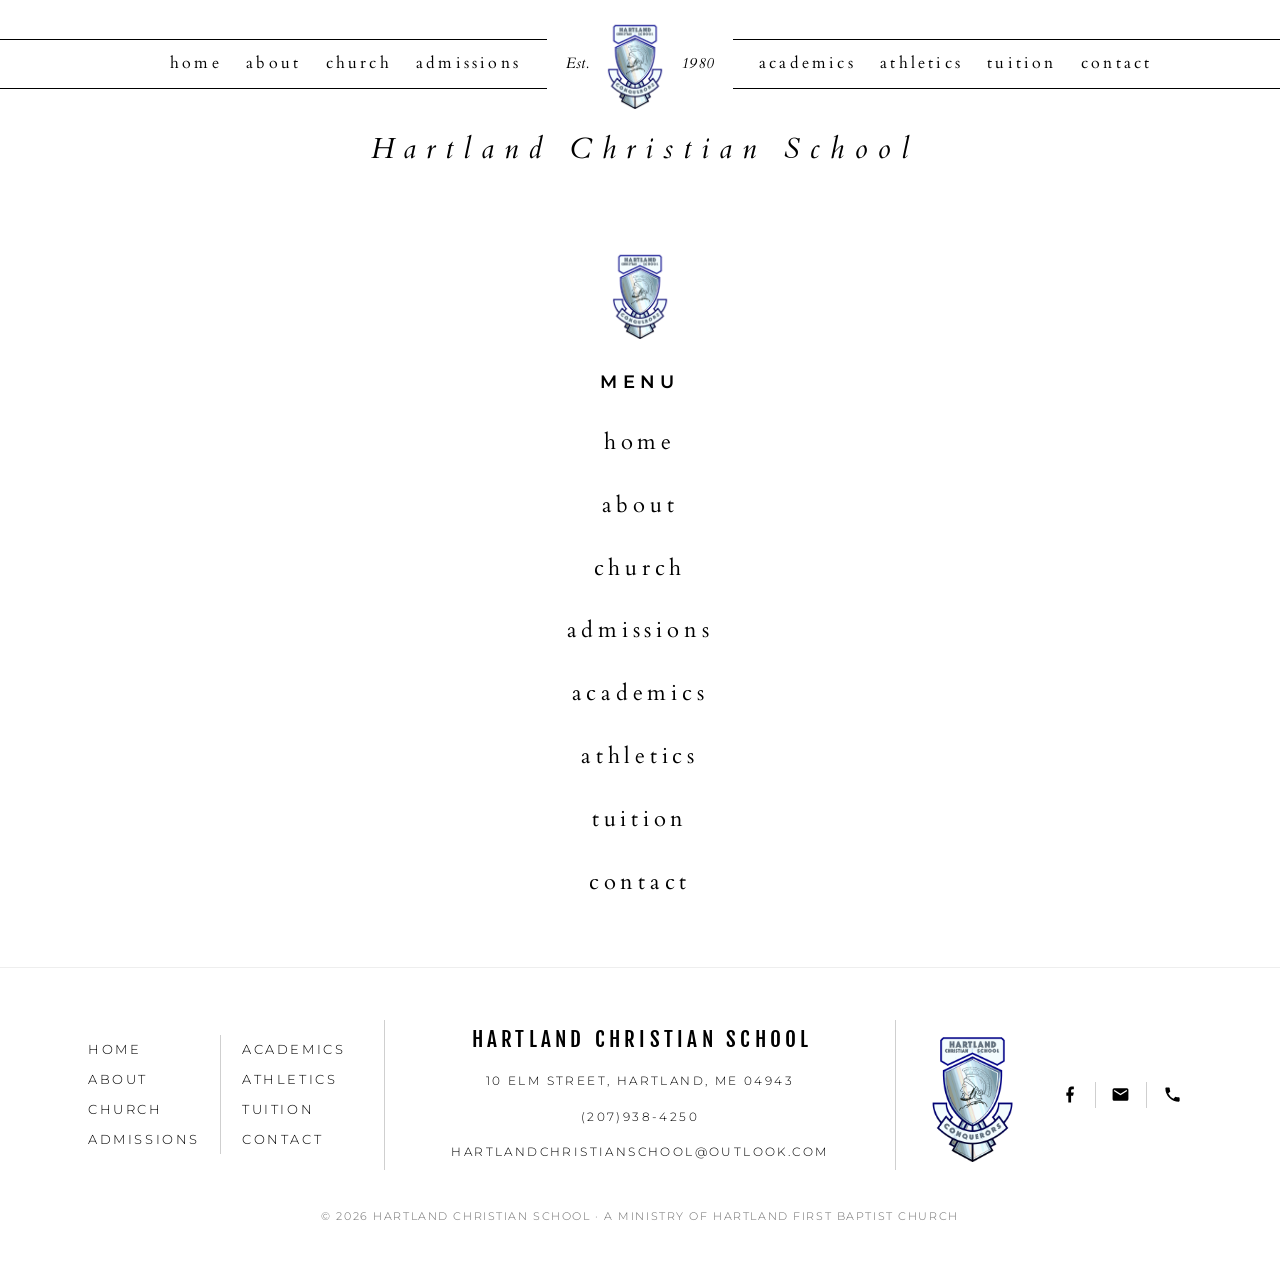
<file: menu/index.html>
<!DOCTYPE html>
<html lang="en">
<head>
<meta charset="utf-8">
<meta name="viewport" content="width=device-width, initial-scale=1">
<title>Menu | Hartland Christian School</title>
<meta name="description" content="Site menu for Hartland Christian School.">
<link rel="canonical" href="https://hartlandchristian.com/menu">
<meta property="og:type" content="website">
<meta property="og:site_name" content="Hartland Christian School">
<meta property="og:title" content="Menu | Hartland Christian School">
<meta property="og:description" content="Site menu for Hartland Christian School.">
<meta property="og:url" content="https://hartlandchristian.com/menu">
<meta property="og:image" content="https://hartlandchristian.com/assets/img/church-hero.jpg">
<meta name="twitter:card" content="summary_large_image">
<link rel="icon" type="image/png" href="/assets/img/hcs_favicon.png">
<link rel="apple-touch-icon" href="/assets/img/hcs_favicon.png">
<link rel="preconnect" href="https://fonts.googleapis.com">
<link rel="preconnect" href="https://fonts.gstatic.com" crossorigin>
<link rel="stylesheet" href="https://fonts.googleapis.com/css2?family=Cardo:ital,wght@0,400;1,400&amp;family=Fjalla+One&amp;family=Libre+Baskerville:ital@0;1&amp;family=Montserrat:wght@300;400;600&amp;family=Playfair+Display:wght@400;500&amp;display=swap">
<link rel="stylesheet" href="/assets/css/site.css?v=68ab93f5">
<script type="application/ld+json">{"@context":"https://schema.org","@type":"School","name":"Hartland Christian School","alternateName":"HCS","foundingDate":"1980","url":"https://hartlandchristian.com","logo":"https://hartlandchristian.com/assets/img/conquerors_logo.png","email":"hartlandchristianschool@outlook.com","telephone":"+1-207-938-4250","sameAs":["https://www.facebook.com/profile.php?id=100057050606588"],"address":{"@type":"PostalAddress","streetAddress":"10 Elm Street, PO Box 510","addressLocality":"Hartland","addressRegion":"ME","postalCode":"04943","addressCountry":"US"},"parentOrganization":{"@type":"Church","name":"Hartland First Baptist Church","foundingDate":"1847"}}</script>
</head>
<body>
<a class="skip-link" href="#main">Skip to main content</a>
<header class="site-header">
  <button class="nav-toggle" type="button" aria-expanded="false" aria-controls="site-nav" aria-label="Open menu"><svg viewBox="0 0 512 512" aria-hidden="true"><path d="M96 241h320v32H96zM96 145h320v32H96zM96 337h320v32H96z"/></svg></button>
  <nav class="site-nav" id="site-nav" aria-label="Primary">
    <div class="nav-drawer__top">
      <a class="nav-drawer__brand" href="/">
        <img src="/assets/img/conquerors_logo.png" alt="" width="34" height="52">
        <span>Hartland Christian School</span>
      </a>
      <button class="nav-close" type="button" aria-label="Close menu"><svg viewBox="0 0 512 512" aria-hidden="true"><path d="M405 136.8L375.2 107 256 226.2 136.8 107 107 136.8 226.2 256 107 375.2l29.8 29.8L256 285.8 375.2 405l29.8-29.8L285.8 256"/></svg></button>
    </div>
    <ul class="site-nav__list site-nav__list--left"><li><a href="/">home</a></li><li><a href="/about">about</a></li><li><a href="/church">church</a></li><li><a href="/admissions">admissions</a></li></ul>
    <a class="brand__crest" href="/">
      <span class="brand__est" aria-hidden="true">Est.</span>
      <img src="/assets/img/conquerors_logo.png" alt="Hartland Christian School Conquerors crest" width="60" height="100">
      <span class="brand__est" aria-hidden="true">1980</span>
      <span class="sr-only">Hartland Christian School, established 1980</span>
    </a>
    <ul class="site-nav__list site-nav__list--right"><li><a href="/academics">academics</a></li><li><a href="/athletics">athletics</a></li><li><a href="/tuition">tuition</a></li><li><a href="/contact">contact</a></li></ul>
    <div class="nav-drawer__actions">
      <a href="tel:+12079384250"><svg viewBox="0 0 24 24" aria-hidden="true"><path d="M6.6 10.8a15.1 15.1 0 0 0 6.6 6.6l2.2-2.2c.3-.3.7-.4 1-.2 1.2.4 2.4.6 3.6.6.6 0 1 .4 1 1V20c0 .6-.4 1-1 1A17 17 0 0 1 3 4c0-.6.4-1 1-1h3.5c.6 0 1 .4 1 1 0 1.3.2 2.5.6 3.6.1.4 0 .7-.2 1z"/></svg><span>Call</span></a>
      <a href="mailto:hartlandchristianschool@outlook.com"><svg viewBox="0 0 24 24" aria-hidden="true"><path d="M20 4H4a2 2 0 0 0-2 2v12a2 2 0 0 0 2 2h16a2 2 0 0 0 2-2V6a2 2 0 0 0-2-2m0 4-8 5-8-5V6l8 5 8-5z"/></svg><span>Email</span></a>
      <a href="https://www.google.com/maps/place/Hartland+First+Baptist+Church/@44.8822617,-69.4478333,16.97z" target="_blank" rel="noopener"><svg viewBox="0 0 24 24" aria-hidden="true"><path d="M12 2a7 7 0 0 0-7 7c0 5.2 7 13 7 13s7-7.8 7-13a7 7 0 0 0-7-7m0 9.5A2.5 2.5 0 1 1 12 6.5a2.5 2.5 0 0 1 0 5"/></svg><span>Directions</span></a>
    </div>
  </nav>
  <a class="brand__name" href="/">Hartland Christian School</a>
</header>
<main id="main">
<section class="menu-page">
  <div class="wrap text-center">
    <img src="/assets/img/conquerors_logo.png" alt="Hartland Christian School Conquerors crest" width="60" height="90">
    <h1 class="t-eyebrow" style="font-size:1.1rem">menu</h1>
    <ul class="mt-2"><li><a href="/">home</a></li><li><a href="/about">about</a></li><li><a href="/church">church</a></li><li><a href="/admissions">admissions</a></li><li><a href="/academics">academics</a></li><li><a href="/athletics">athletics</a></li><li><a href="/tuition">tuition</a></li><li><a href="/contact">contact</a></li></ul>
  </div>
</section>
</main>
<footer class="site-footer">
  <div class="wrap">
    <div class="footer-grid">
      <nav class="footer-nav" aria-label="Footer">
        <ul><li><a href="/">home</a></li><li><a href="/about">about</a></li><li><a href="/church">church</a></li><li><a href="/admissions">admissions</a></li></ul>
        <span class="footer-nav__rule" aria-hidden="true"></span>
        <ul><li><a href="/academics">academics</a></li><li><a href="/athletics">athletics</a></li><li><a href="/tuition">tuition</a></li><li><a href="/contact">contact</a></li></ul>
      </nav>
      <span class="footer-rule" aria-hidden="true"></span>
      <div class="footer-main">
        <a class="footer-main__name" href="/">hartland christian school</a>
        <p class="footer-main__bold"><a href="https://www.google.com/maps/place/Hartland+First+Baptist+Church/@44.8822617,-69.4478333,16.97z" target="_blank" rel="noopener">10 elm street, hartland, me 04943</a></p>
        <p class="footer-main__bold"><a href="tel:+12079384250">(207)938-4250</a></p>
        <p class="footer-main__email"><a href="mailto:hartlandchristianschool@outlook.com">hartlandchristianschool@outlook.com</a></p>
      </div>
      <span class="footer-rule" aria-hidden="true"></span>
      <div class="footer-aside">
        <img src="/assets/img/conquerors_logo.png" alt="" width="90" height="140" loading="lazy">
        <div class="footer-social">
          <a href="https://www.facebook.com/profile.php?id=100057050606588" target="_blank" rel="noopener" aria-label="Hartland Christian School on Facebook"><svg viewBox="0 0 24 24" aria-hidden="true"><path d="M14 13.5h2.5l1-4H14v-2c0-1.03 0-2 2-2h1.5V2.14c-.33-.04-1.55-.14-2.84-.14C12 2 10.5 3.66 10.5 6.7v2.8H8v4h2.5V22H14z"/></svg></a>
          <span class="footer-social__rule" aria-hidden="true"></span>
          <a href="mailto:hartlandchristianschool@outlook.com" aria-label="Email the school"><svg viewBox="0 0 24 24" aria-hidden="true"><path d="M20 4H4a2 2 0 0 0-2 2v12a2 2 0 0 0 2 2h16a2 2 0 0 0 2-2V6a2 2 0 0 0-2-2m0 4-8 5-8-5V6l8 5 8-5z"/></svg></a>
          <span class="footer-social__rule" aria-hidden="true"></span>
          <a href="tel:+12079384250" aria-label="Call the school"><svg viewBox="0 0 24 24" aria-hidden="true"><path d="M6.6 10.8a15.1 15.1 0 0 0 6.6 6.6l2.2-2.2c.3-.3.7-.4 1-.2 1.2.4 2.4.6 3.6.6.6 0 1 .4 1 1V20c0 .6-.4 1-1 1A17 17 0 0 1 3 4c0-.6.4-1 1-1h3.5c.6 0 1 .4 1 1 0 1.3.2 2.5.6 3.6.1.4 0 .7-.2 1z"/></svg></a>
        </div>
      </div>
    </div>
    <p class="footer-legal">&copy; 2026 Hartland Christian School &middot; A ministry of Hartland First Baptist Church</p>
  </div>
</footer>
<script src="/assets/js/site.js?v=8d145158" defer></script>
</body>
</html>
</file>
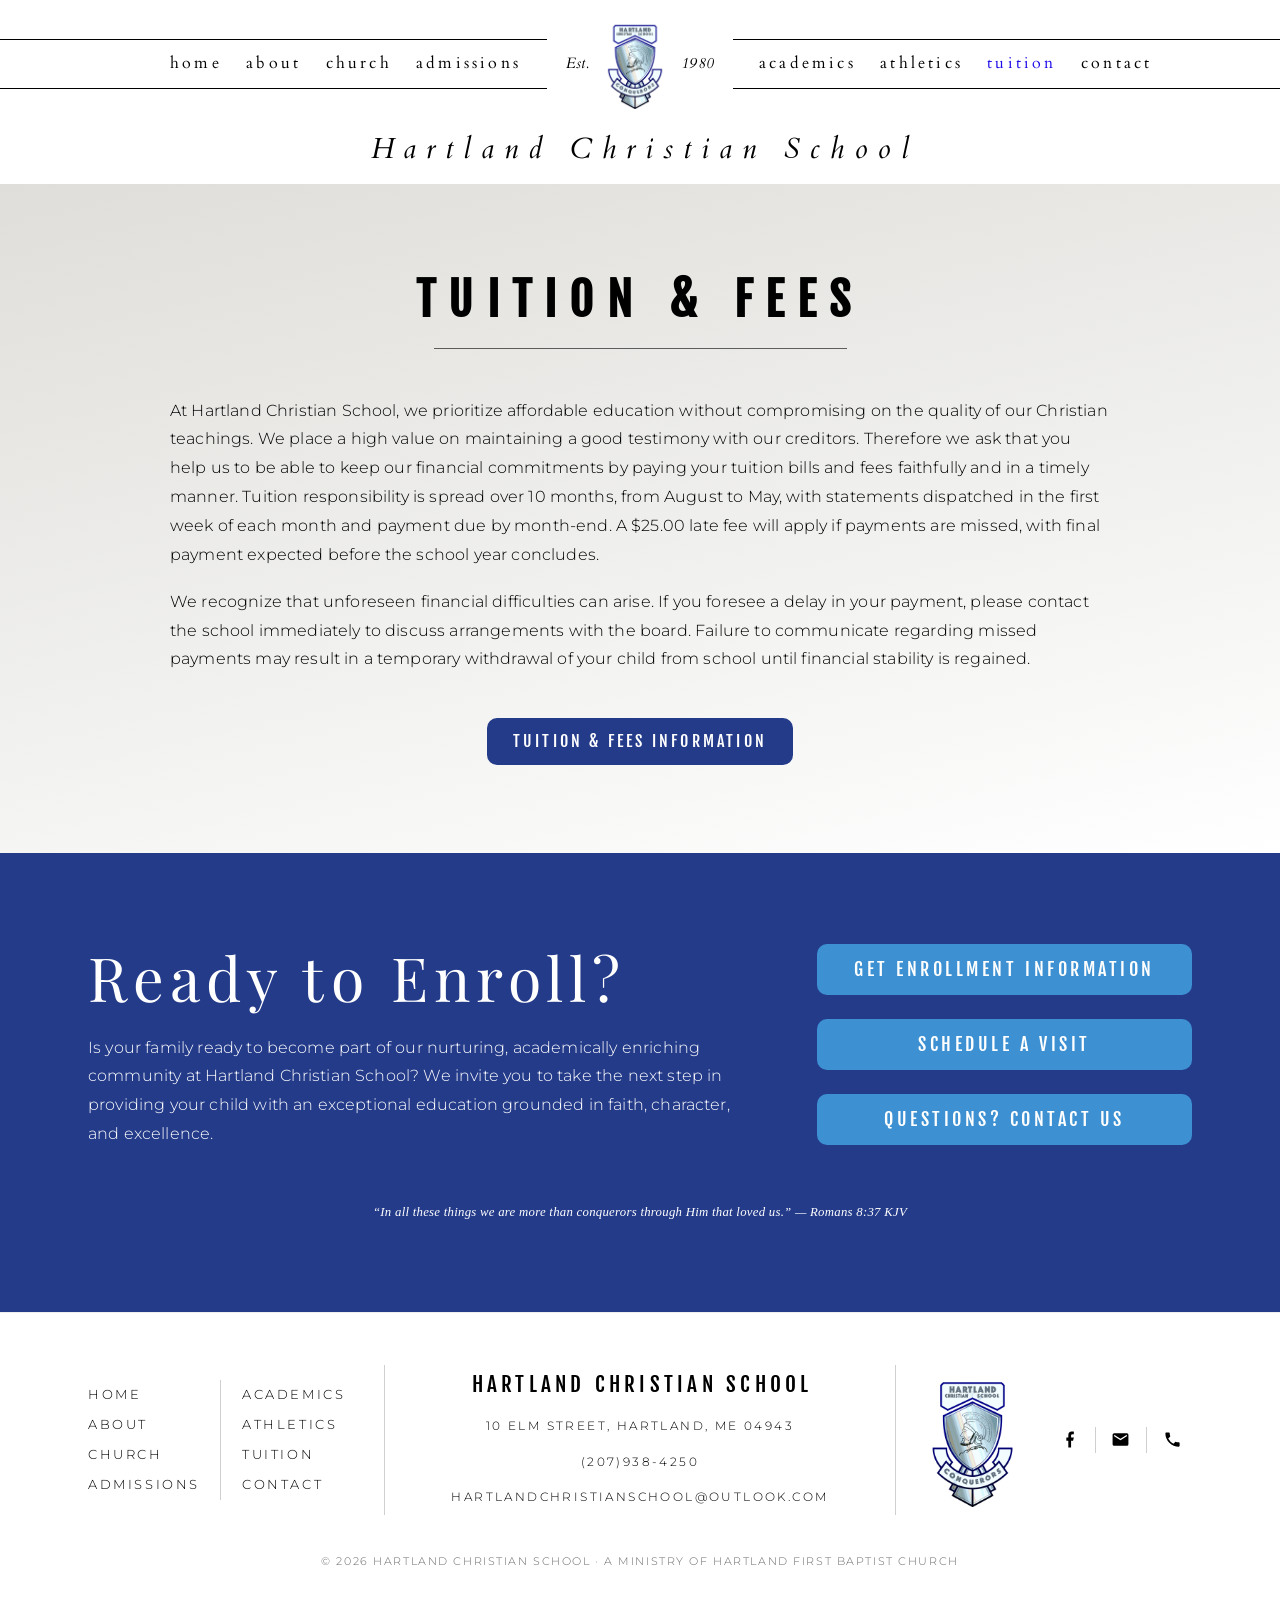
<file: tuition/index.html>
<!DOCTYPE html>
<html lang="en">
<head>
<meta charset="utf-8">
<meta name="viewport" content="width=device-width, initial-scale=1">
<title>Tuition & Fees | Hartland Christian School</title>
<meta name="description" content="Affordable Christian education: how tuition is scheduled across the school year, and where to find the fee schedule.">
<link rel="canonical" href="https://hartlandchristian.com/tuition">
<meta property="og:type" content="website">
<meta property="og:site_name" content="Hartland Christian School">
<meta property="og:title" content="Tuition & Fees | Hartland Christian School">
<meta property="og:description" content="Affordable Christian education: how tuition is scheduled across the school year, and where to find the fee schedule.">
<meta property="og:url" content="https://hartlandchristian.com/tuition">
<meta property="og:image" content="https://hartlandchristian.com/assets/img/classroom.jpg">
<meta name="twitter:card" content="summary_large_image">
<link rel="icon" type="image/png" href="/assets/img/hcs_favicon.png">
<link rel="apple-touch-icon" href="/assets/img/hcs_favicon.png">
<link rel="preconnect" href="https://fonts.googleapis.com">
<link rel="preconnect" href="https://fonts.gstatic.com" crossorigin>
<link rel="stylesheet" href="https://fonts.googleapis.com/css2?family=Cardo:ital,wght@0,400;1,400&amp;family=Fjalla+One&amp;family=Libre+Baskerville:ital@0;1&amp;family=Montserrat:wght@300;400;600&amp;family=Playfair+Display:wght@400;500&amp;display=swap">
<link rel="stylesheet" href="/assets/css/site.css?v=68ab93f5">
<script type="application/ld+json">{"@context":"https://schema.org","@type":"School","name":"Hartland Christian School","alternateName":"HCS","foundingDate":"1980","url":"https://hartlandchristian.com","logo":"https://hartlandchristian.com/assets/img/conquerors_logo.png","email":"hartlandchristianschool@outlook.com","telephone":"+1-207-938-4250","sameAs":["https://www.facebook.com/profile.php?id=100057050606588"],"address":{"@type":"PostalAddress","streetAddress":"10 Elm Street, PO Box 510","addressLocality":"Hartland","addressRegion":"ME","postalCode":"04943","addressCountry":"US"},"parentOrganization":{"@type":"Church","name":"Hartland First Baptist Church","foundingDate":"1847"}}</script>
</head>
<body>
<a class="skip-link" href="#main">Skip to main content</a>
<header class="site-header">
  <button class="nav-toggle" type="button" aria-expanded="false" aria-controls="site-nav" aria-label="Open menu"><svg viewBox="0 0 512 512" aria-hidden="true"><path d="M96 241h320v32H96zM96 145h320v32H96zM96 337h320v32H96z"/></svg></button>
  <nav class="site-nav" id="site-nav" aria-label="Primary">
    <div class="nav-drawer__top">
      <a class="nav-drawer__brand" href="/">
        <img src="/assets/img/conquerors_logo.png" alt="" width="34" height="52">
        <span>Hartland Christian School</span>
      </a>
      <button class="nav-close" type="button" aria-label="Close menu"><svg viewBox="0 0 512 512" aria-hidden="true"><path d="M405 136.8L375.2 107 256 226.2 136.8 107 107 136.8 226.2 256 107 375.2l29.8 29.8L256 285.8 375.2 405l29.8-29.8L285.8 256"/></svg></button>
    </div>
    <ul class="site-nav__list site-nav__list--left"><li><a href="/">home</a></li><li><a href="/about">about</a></li><li><a href="/church">church</a></li><li><a href="/admissions">admissions</a></li></ul>
    <a class="brand__crest" href="/">
      <span class="brand__est" aria-hidden="true">Est.</span>
      <img src="/assets/img/conquerors_logo.png" alt="Hartland Christian School Conquerors crest" width="60" height="100">
      <span class="brand__est" aria-hidden="true">1980</span>
      <span class="sr-only">Hartland Christian School, established 1980</span>
    </a>
    <ul class="site-nav__list site-nav__list--right"><li><a href="/academics">academics</a></li><li><a href="/athletics">athletics</a></li><li><a href="/tuition" aria-current="page">tuition</a></li><li><a href="/contact">contact</a></li></ul>
    <div class="nav-drawer__actions">
      <a href="tel:+12079384250"><svg viewBox="0 0 24 24" aria-hidden="true"><path d="M6.6 10.8a15.1 15.1 0 0 0 6.6 6.6l2.2-2.2c.3-.3.7-.4 1-.2 1.2.4 2.4.6 3.6.6.6 0 1 .4 1 1V20c0 .6-.4 1-1 1A17 17 0 0 1 3 4c0-.6.4-1 1-1h3.5c.6 0 1 .4 1 1 0 1.3.2 2.5.6 3.6.1.4 0 .7-.2 1z"/></svg><span>Call</span></a>
      <a href="mailto:hartlandchristianschool@outlook.com"><svg viewBox="0 0 24 24" aria-hidden="true"><path d="M20 4H4a2 2 0 0 0-2 2v12a2 2 0 0 0 2 2h16a2 2 0 0 0 2-2V6a2 2 0 0 0-2-2m0 4-8 5-8-5V6l8 5 8-5z"/></svg><span>Email</span></a>
      <a href="https://www.google.com/maps/place/Hartland+First+Baptist+Church/@44.8822617,-69.4478333,16.97z" target="_blank" rel="noopener"><svg viewBox="0 0 24 24" aria-hidden="true"><path d="M12 2a7 7 0 0 0-7 7c0 5.2 7 13 7 13s7-7.8 7-13a7 7 0 0 0-7-7m0 9.5A2.5 2.5 0 1 1 12 6.5a2.5 2.5 0 0 1 0 5"/></svg><span>Directions</span></a>
    </div>
  </nav>
  <a class="brand__name" href="/">Hartland Christian School</a>
</header>
<main id="main">
<section class="section section--gradient" id="title-tuition" aria-labelledby="tui-h">
  <div class="wrap">
    <div class="page-title page-title--ink">
      <h1 id="tui-h">TUITION &amp; FEES</h1>
      <div class="rule" aria-hidden="true"></div>
    </div>
    <div class="tuition-note prose" style="margin-top:clamp(2rem,4vw,3rem)">
      <p>At Hartland Christian School, we prioritize affordable education without compromising on the quality of our Christian teachings. We place a high value on maintaining a good testimony with our creditors. Therefore we ask that you help us to be able to keep our financial commitments by paying your tuition bills and fees faithfully and in a timely manner. Tuition responsibility is spread over 10 months, from August to May, with statements dispatched in the first week of each month and payment due by month-end. A $25.00 late fee will apply if payments are missed, with final payment expected before the school year concludes.</p>
      <p>We recognize that unforeseen financial difficulties can arise. If you foresee a delay in your payment, please contact the school immediately to discuss arrangements with the board. Failure to communicate regarding missed payments may result in a temporary withdrawal of your child from school until financial stability is regained.</p>
    </div>
    <div class="tuition-actions">
      <a class="btn btn--solid" href="/tuition/fees">tuition &amp; fees information</a>
    </div>
  </div>
</section>

<section class="section section--navy" aria-labelledby="cta-h">
  <div class="wrap">
    <div class="cta">
      <div>
        <h2 id="cta-h">Ready to Enroll?</h2>
        <p>Is your family ready to become part of our nurturing, academically enriching community at Hartland Christian School? We invite you to take the next step in providing your child with an exceptional education grounded in faith, character, and excellence.</p>
      </div>
      <div class="cta__actions">
        <a class="btn btn--cta" href="/admissions">get enrollment information</a>
        <a class="btn btn--cta" href="/contact">schedule a visit</a>
        <a class="btn btn--cta" href="/contact">questions? contact us</a>
      </div>
    </div>
    <p class="cta__verse">&ldquo;In all these things we are more than conquerors through Him that loved us.&rdquo; &mdash; Romans 8:37 KJV</p>
  </div>
</section>
</main>
<footer class="site-footer">
  <div class="wrap">
    <div class="footer-grid">
      <nav class="footer-nav" aria-label="Footer">
        <ul><li><a href="/">home</a></li><li><a href="/about">about</a></li><li><a href="/church">church</a></li><li><a href="/admissions">admissions</a></li></ul>
        <span class="footer-nav__rule" aria-hidden="true"></span>
        <ul><li><a href="/academics">academics</a></li><li><a href="/athletics">athletics</a></li><li><a href="/tuition">tuition</a></li><li><a href="/contact">contact</a></li></ul>
      </nav>
      <span class="footer-rule" aria-hidden="true"></span>
      <div class="footer-main">
        <a class="footer-main__name" href="/">hartland christian school</a>
        <p class="footer-main__bold"><a href="https://www.google.com/maps/place/Hartland+First+Baptist+Church/@44.8822617,-69.4478333,16.97z" target="_blank" rel="noopener">10 elm street, hartland, me 04943</a></p>
        <p class="footer-main__bold"><a href="tel:+12079384250">(207)938-4250</a></p>
        <p class="footer-main__email"><a href="mailto:hartlandchristianschool@outlook.com">hartlandchristianschool@outlook.com</a></p>
      </div>
      <span class="footer-rule" aria-hidden="true"></span>
      <div class="footer-aside">
        <img src="/assets/img/conquerors_logo.png" alt="" width="90" height="140" loading="lazy">
        <div class="footer-social">
          <a href="https://www.facebook.com/profile.php?id=100057050606588" target="_blank" rel="noopener" aria-label="Hartland Christian School on Facebook"><svg viewBox="0 0 24 24" aria-hidden="true"><path d="M14 13.5h2.5l1-4H14v-2c0-1.03 0-2 2-2h1.5V2.14c-.33-.04-1.55-.14-2.84-.14C12 2 10.5 3.66 10.5 6.7v2.8H8v4h2.5V22H14z"/></svg></a>
          <span class="footer-social__rule" aria-hidden="true"></span>
          <a href="mailto:hartlandchristianschool@outlook.com" aria-label="Email the school"><svg viewBox="0 0 24 24" aria-hidden="true"><path d="M20 4H4a2 2 0 0 0-2 2v12a2 2 0 0 0 2 2h16a2 2 0 0 0 2-2V6a2 2 0 0 0-2-2m0 4-8 5-8-5V6l8 5 8-5z"/></svg></a>
          <span class="footer-social__rule" aria-hidden="true"></span>
          <a href="tel:+12079384250" aria-label="Call the school"><svg viewBox="0 0 24 24" aria-hidden="true"><path d="M6.6 10.8a15.1 15.1 0 0 0 6.6 6.6l2.2-2.2c.3-.3.7-.4 1-.2 1.2.4 2.4.6 3.6.6.6 0 1 .4 1 1V20c0 .6-.4 1-1 1A17 17 0 0 1 3 4c0-.6.4-1 1-1h3.5c.6 0 1 .4 1 1 0 1.3.2 2.5.6 3.6.1.4 0 .7-.2 1z"/></svg></a>
        </div>
      </div>
    </div>
    <p class="footer-legal">&copy; 2026 Hartland Christian School &middot; A ministry of Hartland First Baptist Church</p>
  </div>
</footer>
<script src="/assets/js/site.js?v=8d145158" defer></script>
</body>
</html>
</file>
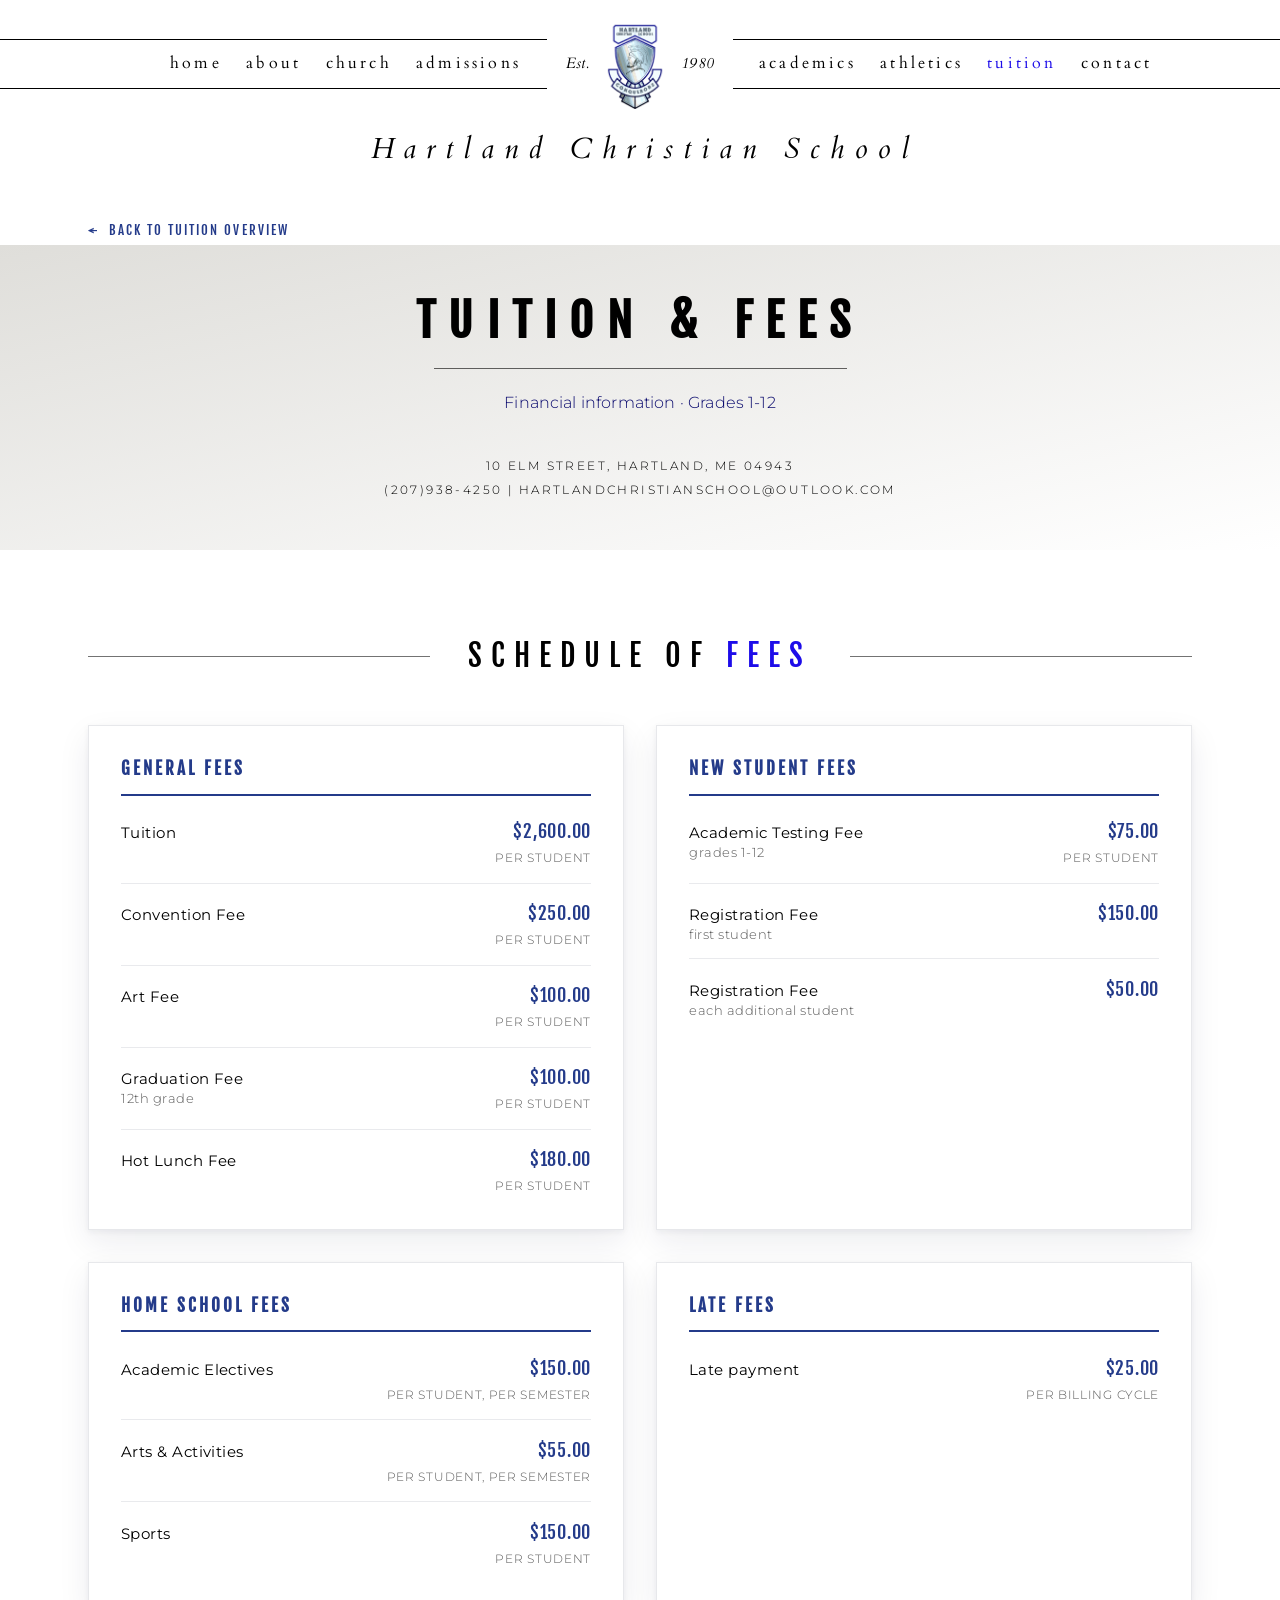
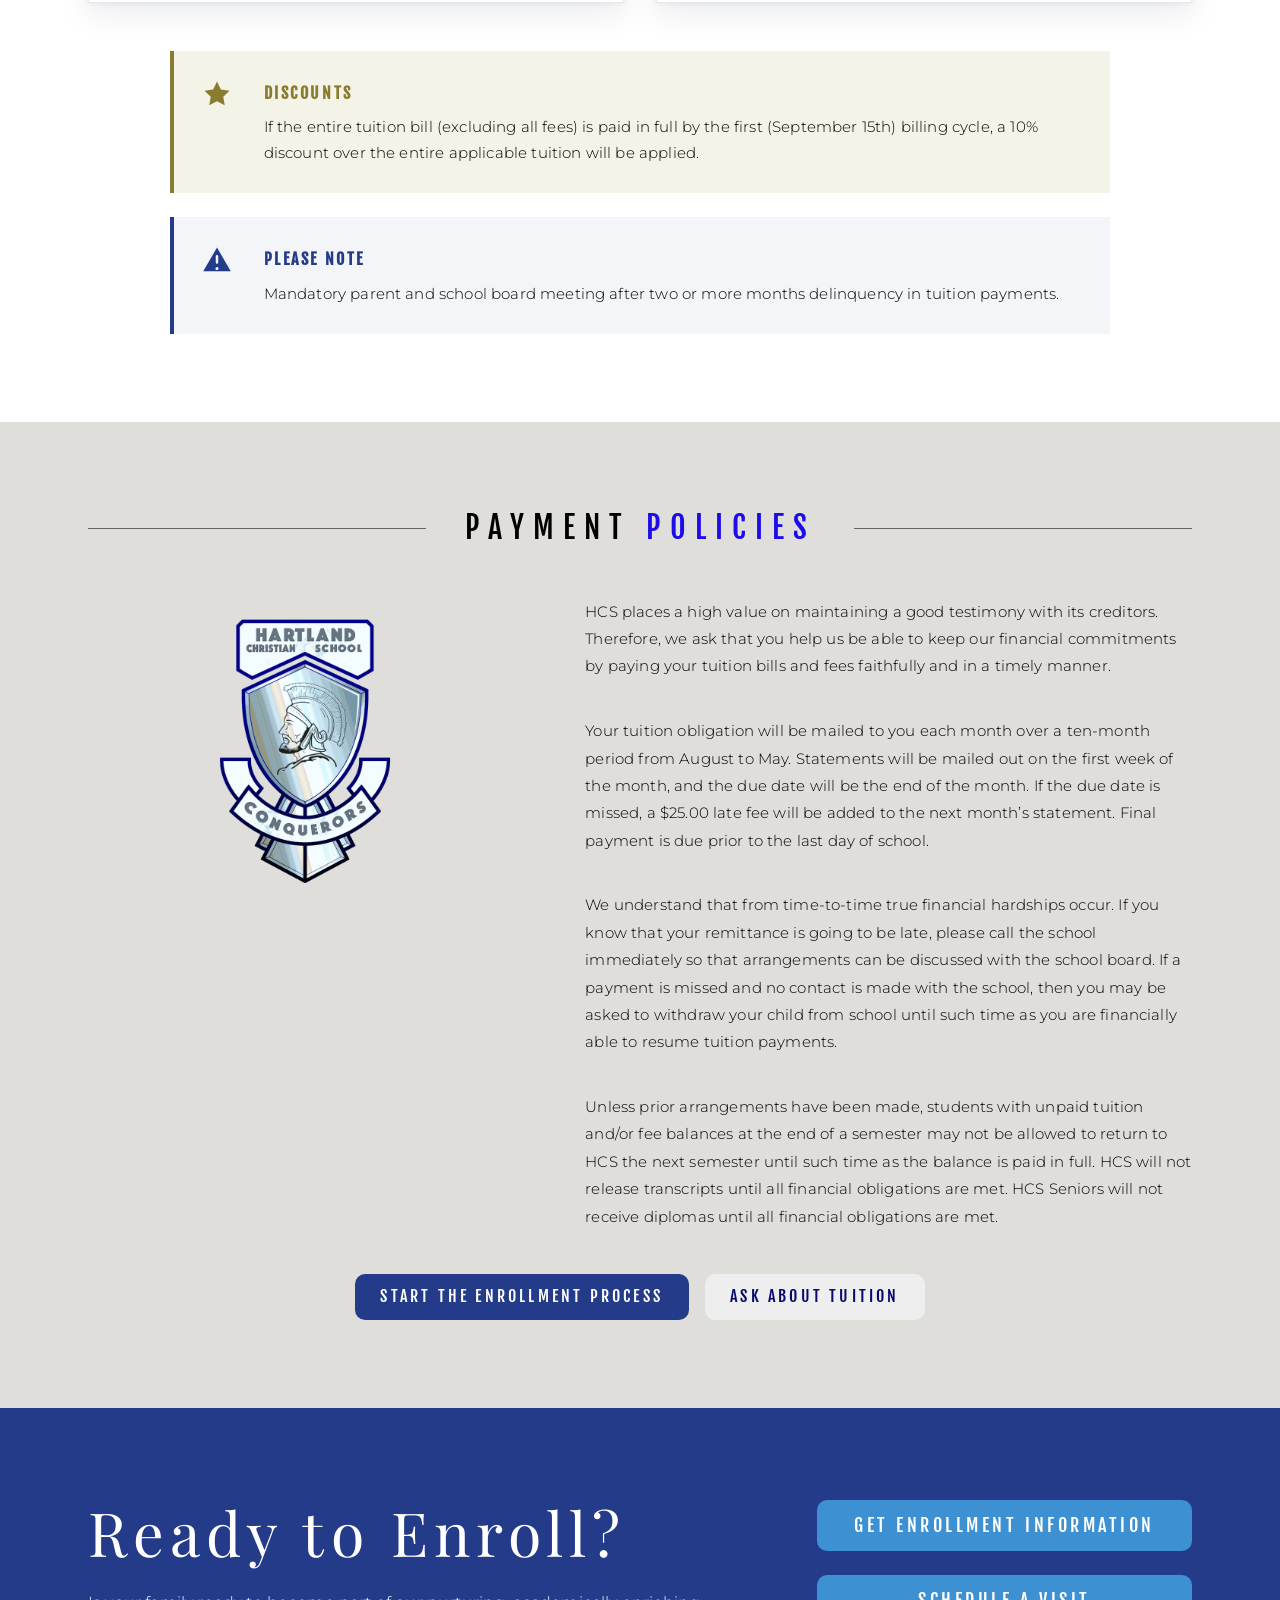
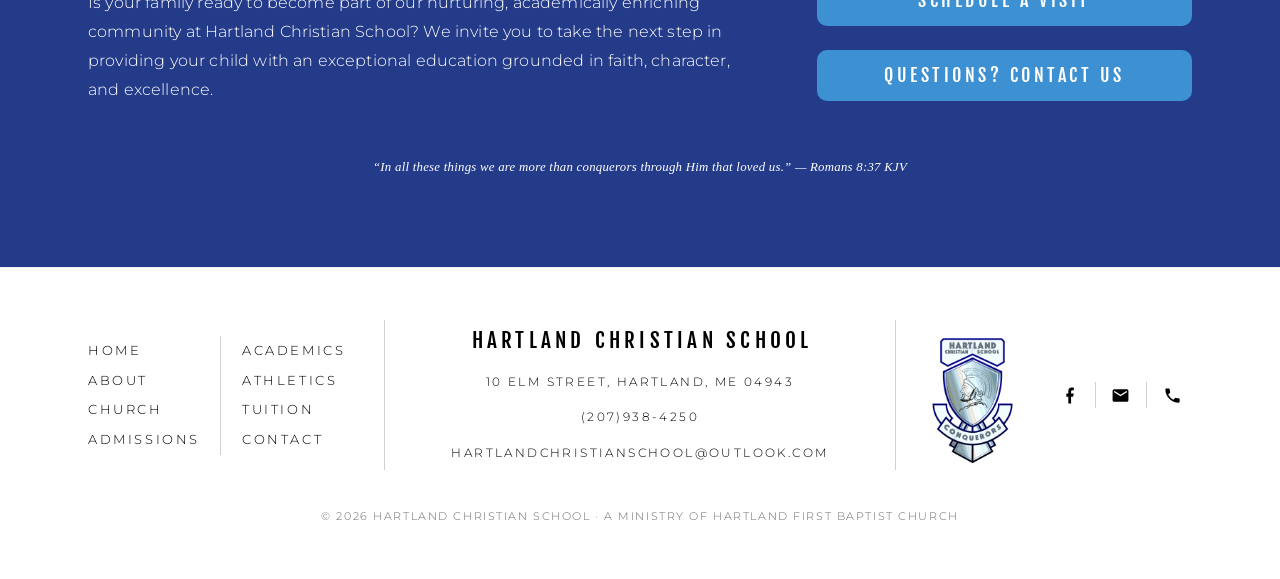
<file: tuition/fees/index.html>
<!DOCTYPE html>
<html lang="en">
<head>
<meta charset="utf-8">
<meta name="viewport" content="width=device-width, initial-scale=1">
<title>Tuition & Fee Schedule | Hartland Christian School</title>
<meta name="description" content="The full Hartland Christian School fee schedule for grades 1-12: tuition, general, new-student and home-school fees, discounts and payment policies.">
<link rel="canonical" href="https://hartlandchristian.com/tuition/fees">
<meta property="og:type" content="website">
<meta property="og:site_name" content="Hartland Christian School">
<meta property="og:title" content="Tuition & Fee Schedule | Hartland Christian School">
<meta property="og:description" content="The full Hartland Christian School fee schedule for grades 1-12: tuition, general, new-student and home-school fees, discounts and payment policies.">
<meta property="og:url" content="https://hartlandchristian.com/tuition/fees">
<meta property="og:image" content="https://hartlandchristian.com/assets/img/classroom.jpg">
<meta name="twitter:card" content="summary_large_image">
<link rel="icon" type="image/png" href="/assets/img/hcs_favicon.png">
<link rel="apple-touch-icon" href="/assets/img/hcs_favicon.png">
<link rel="preconnect" href="https://fonts.googleapis.com">
<link rel="preconnect" href="https://fonts.gstatic.com" crossorigin>
<link rel="stylesheet" href="https://fonts.googleapis.com/css2?family=Cardo:ital,wght@0,400;1,400&amp;family=Fjalla+One&amp;family=Libre+Baskerville:ital@0;1&amp;family=Montserrat:wght@300;400;600&amp;family=Playfair+Display:wght@400;500&amp;display=swap">
<link rel="stylesheet" href="/assets/css/site.css?v=68ab93f5">
<script type="application/ld+json">{"@context":"https://schema.org","@type":"School","name":"Hartland Christian School","alternateName":"HCS","foundingDate":"1980","url":"https://hartlandchristian.com","logo":"https://hartlandchristian.com/assets/img/conquerors_logo.png","email":"hartlandchristianschool@outlook.com","telephone":"+1-207-938-4250","sameAs":["https://www.facebook.com/profile.php?id=100057050606588"],"address":{"@type":"PostalAddress","streetAddress":"10 Elm Street, PO Box 510","addressLocality":"Hartland","addressRegion":"ME","postalCode":"04943","addressCountry":"US"},"parentOrganization":{"@type":"Church","name":"Hartland First Baptist Church","foundingDate":"1847"}}</script>
</head>
<body>
<a class="skip-link" href="#main">Skip to main content</a>
<header class="site-header">
  <button class="nav-toggle" type="button" aria-expanded="false" aria-controls="site-nav" aria-label="Open menu"><svg viewBox="0 0 512 512" aria-hidden="true"><path d="M96 241h320v32H96zM96 145h320v32H96zM96 337h320v32H96z"/></svg></button>
  <nav class="site-nav" id="site-nav" aria-label="Primary">
    <div class="nav-drawer__top">
      <a class="nav-drawer__brand" href="/">
        <img src="/assets/img/conquerors_logo.png" alt="" width="34" height="52">
        <span>Hartland Christian School</span>
      </a>
      <button class="nav-close" type="button" aria-label="Close menu"><svg viewBox="0 0 512 512" aria-hidden="true"><path d="M405 136.8L375.2 107 256 226.2 136.8 107 107 136.8 226.2 256 107 375.2l29.8 29.8L256 285.8 375.2 405l29.8-29.8L285.8 256"/></svg></button>
    </div>
    <ul class="site-nav__list site-nav__list--left"><li><a href="/">home</a></li><li><a href="/about">about</a></li><li><a href="/church">church</a></li><li><a href="/admissions">admissions</a></li></ul>
    <a class="brand__crest" href="/">
      <span class="brand__est" aria-hidden="true">Est.</span>
      <img src="/assets/img/conquerors_logo.png" alt="Hartland Christian School Conquerors crest" width="60" height="100">
      <span class="brand__est" aria-hidden="true">1980</span>
      <span class="sr-only">Hartland Christian School, established 1980</span>
    </a>
    <ul class="site-nav__list site-nav__list--right"><li><a href="/academics">academics</a></li><li><a href="/athletics">athletics</a></li><li><a href="/tuition" aria-current="page">tuition</a></li><li><a href="/contact">contact</a></li></ul>
    <div class="nav-drawer__actions">
      <a href="tel:+12079384250"><svg viewBox="0 0 24 24" aria-hidden="true"><path d="M6.6 10.8a15.1 15.1 0 0 0 6.6 6.6l2.2-2.2c.3-.3.7-.4 1-.2 1.2.4 2.4.6 3.6.6.6 0 1 .4 1 1V20c0 .6-.4 1-1 1A17 17 0 0 1 3 4c0-.6.4-1 1-1h3.5c.6 0 1 .4 1 1 0 1.3.2 2.5.6 3.6.1.4 0 .7-.2 1z"/></svg><span>Call</span></a>
      <a href="mailto:hartlandchristianschool@outlook.com"><svg viewBox="0 0 24 24" aria-hidden="true"><path d="M20 4H4a2 2 0 0 0-2 2v12a2 2 0 0 0 2 2h16a2 2 0 0 0 2-2V6a2 2 0 0 0-2-2m0 4-8 5-8-5V6l8 5 8-5z"/></svg><span>Email</span></a>
      <a href="https://www.google.com/maps/place/Hartland+First+Baptist+Church/@44.8822617,-69.4478333,16.97z" target="_blank" rel="noopener"><svg viewBox="0 0 24 24" aria-hidden="true"><path d="M12 2a7 7 0 0 0-7 7c0 5.2 7 13 7 13s7-7.8 7-13a7 7 0 0 0-7-7m0 9.5A2.5 2.5 0 1 1 12 6.5a2.5 2.5 0 0 1 0 5"/></svg><span>Directions</span></a>
    </div>
  </nav>
  <a class="brand__name" href="/">Hartland Christian School</a>
</header>
<main id="main">
<div class="wrap page-back">
  <a class="back-link" href="/tuition#title-tuition"><span class="arw" aria-hidden="true">&larr;</span> back to tuition overview</a>
</div>

<section class="section section--gradient section--tight" aria-labelledby="fees-title">
  <div class="wrap">
    <div class="page-title page-title--ink">
      <h1 id="fees-title">TUITION &amp; FEES</h1>
      <div class="rule" aria-hidden="true"></div>
      <p class="band__grades" style="margin-top:1.25rem;color:var(--blue-deep)">Financial information &middot; Grades 1-12</p>
    </div>
    <div class="letterhead">
      <p>10 Elm Street, Hartland, ME 04943</p>
      <p class="letterhead__contact"><a href="tel:+12079384250">(207)938-4250</a><span class="sep">&nbsp;|&nbsp;</span><a href="mailto:hartlandchristianschool@outlook.com">hartlandchristianschool@outlook.com</a></p>
    </div>
  </div>
</section>

<section class="section" aria-labelledby="schedule-h">
  <div class="wrap">
    <div class="sec-head"><h2 id="schedule-h">schedule of <em>fees</em></h2></div>
    <div class="fee-grid">
      <div class="fee-card"><h3>General Fees</h3><div class="fee-list"><div><span class="fee-name">Tuition</span><span class="fee-amt">$2,600.00<small>per student</small></span></div><div><span class="fee-name">Convention Fee</span><span class="fee-amt">$250.00<small>per student</small></span></div><div><span class="fee-name">Art Fee</span><span class="fee-amt">$100.00<small>per student</small></span></div><div><span class="fee-name">Graduation Fee<small>12th grade</small></span><span class="fee-amt">$100.00<small>per student</small></span></div><div><span class="fee-name">Hot Lunch Fee</span><span class="fee-amt">$180.00<small>per student</small></span></div></div></div>
      <div class="fee-card"><h3>New Student Fees</h3><div class="fee-list"><div><span class="fee-name">Academic Testing Fee<small>grades 1-12</small></span><span class="fee-amt">$75.00<small>per student</small></span></div><div><span class="fee-name">Registration Fee<small>first student</small></span><span class="fee-amt">$150.00</span></div><div><span class="fee-name">Registration Fee<small>each additional student</small></span><span class="fee-amt">$50.00</span></div></div></div>
      <div class="fee-card"><h3>Home School Fees</h3><div class="fee-list"><div><span class="fee-name">Academic Electives</span><span class="fee-amt">$150.00<small>per student, per semester</small></span></div><div><span class="fee-name">Arts &amp; Activities</span><span class="fee-amt">$55.00<small>per student, per semester</small></span></div><div><span class="fee-name">Sports</span><span class="fee-amt">$150.00<small>per student</small></span></div></div></div>
      <div class="fee-card"><h3>Late Fees</h3><div class="fee-list"><div><span class="fee-name">Late payment</span><span class="fee-amt">$25.00<small>per billing cycle</small></span></div></div></div>
    </div>

    <div class="stack" style="margin-top:clamp(2rem,4vw,3rem);max-width:940px;margin-inline:auto">
      <div class="callout callout--gold">
        <svg viewBox="0 0 24 24" aria-hidden="true"><path d="m12 2 3.1 6.3 6.9 1-5 4.9 1.2 6.8-6.2-3.3-6.2 3.3L7 14.2l-5-4.9 6.9-1z"/></svg>
        <div>
          <h3>Discounts</h3>
          <p>If the entire tuition bill (excluding all fees) is paid in full by the first (September 15th) billing cycle, a 10% discount over the entire applicable tuition will be applied.</p>
        </div>
      </div>
      <div class="callout">
        <svg viewBox="0 0 24 24" aria-hidden="true"><path d="M12 2 1 21h22zm0 6a1 1 0 0 1 1 1v5a1 1 0 0 1-2 0V9a1 1 0 0 1 1-1m0 9.5a1.25 1.25 0 1 1 0 2.5 1.25 1.25 0 0 1 0-2.5"/></svg>
        <div>
          <h3>Please note</h3>
          <p>Mandatory parent and school board meeting after two or more months delinquency in tuition payments.</p>
        </div>
      </div>
    </div>
  </div>
</section>

<section class="section section--warm" aria-labelledby="policies-h">
  <div class="wrap">
    <div class="sec-head"><h2 id="policies-h">payment <em>policies</em></h2></div>
    <div class="split" style="align-items:start">
      <div class="tuition-crest">
        <img src="/assets/img/conquerors_logo.png" alt="" width="190" height="286" loading="lazy">
      </div>
      <div class="policy-list prose"><p>HCS places a high value on maintaining a good testimony with its creditors. Therefore, we ask that you help us be able to keep our financial commitments by paying your tuition bills and fees faithfully and in a timely manner.</p><p>Your tuition obligation will be mailed to you each month over a ten-month period from August to May. Statements will be mailed out on the first week of the month, and the due date will be the end of the month. If the due date is missed, a $25.00 late fee will be added to the next month&rsquo;s statement. Final payment is due prior to the last day of school.</p><p>We understand that from time-to-time true financial hardships occur. If you know that your remittance is going to be late, please call the school immediately so that arrangements can be discussed with the school board. If a payment is missed and no contact is made with the school, then you may be asked to withdraw your child from school until such time as you are financially able to resume tuition payments.</p><p>Unless prior arrangements have been made, students with unpaid tuition and/or fee balances at the end of a semester may not be allowed to return to HCS the next semester until such time as the balance is paid in full. HCS will not release transcripts until all financial obligations are met. HCS Seniors will not receive diplomas until all financial obligations are met.</p></div>
    </div>
    <div class="tuition-actions">
      <a class="btn btn--solid" href="/admissions">start the enrollment process</a>
      <a class="btn btn--ghost" href="/contact">ask about tuition</a>
    </div>
  </div>
</section>

<section class="section section--navy" aria-labelledby="cta-h">
  <div class="wrap">
    <div class="cta">
      <div>
        <h2 id="cta-h">Ready to Enroll?</h2>
        <p>Is your family ready to become part of our nurturing, academically enriching community at Hartland Christian School? We invite you to take the next step in providing your child with an exceptional education grounded in faith, character, and excellence.</p>
      </div>
      <div class="cta__actions">
        <a class="btn btn--cta" href="/admissions">get enrollment information</a>
        <a class="btn btn--cta" href="/contact">schedule a visit</a>
        <a class="btn btn--cta" href="/contact">questions? contact us</a>
      </div>
    </div>
    <p class="cta__verse">&ldquo;In all these things we are more than conquerors through Him that loved us.&rdquo; &mdash; Romans 8:37 KJV</p>
  </div>
</section>
</main>
<footer class="site-footer">
  <div class="wrap">
    <div class="footer-grid">
      <nav class="footer-nav" aria-label="Footer">
        <ul><li><a href="/">home</a></li><li><a href="/about">about</a></li><li><a href="/church">church</a></li><li><a href="/admissions">admissions</a></li></ul>
        <span class="footer-nav__rule" aria-hidden="true"></span>
        <ul><li><a href="/academics">academics</a></li><li><a href="/athletics">athletics</a></li><li><a href="/tuition">tuition</a></li><li><a href="/contact">contact</a></li></ul>
      </nav>
      <span class="footer-rule" aria-hidden="true"></span>
      <div class="footer-main">
        <a class="footer-main__name" href="/">hartland christian school</a>
        <p class="footer-main__bold"><a href="https://www.google.com/maps/place/Hartland+First+Baptist+Church/@44.8822617,-69.4478333,16.97z" target="_blank" rel="noopener">10 elm street, hartland, me 04943</a></p>
        <p class="footer-main__bold"><a href="tel:+12079384250">(207)938-4250</a></p>
        <p class="footer-main__email"><a href="mailto:hartlandchristianschool@outlook.com">hartlandchristianschool@outlook.com</a></p>
      </div>
      <span class="footer-rule" aria-hidden="true"></span>
      <div class="footer-aside">
        <img src="/assets/img/conquerors_logo.png" alt="" width="90" height="140" loading="lazy">
        <div class="footer-social">
          <a href="https://www.facebook.com/profile.php?id=100057050606588" target="_blank" rel="noopener" aria-label="Hartland Christian School on Facebook"><svg viewBox="0 0 24 24" aria-hidden="true"><path d="M14 13.5h2.5l1-4H14v-2c0-1.03 0-2 2-2h1.5V2.14c-.33-.04-1.55-.14-2.84-.14C12 2 10.5 3.66 10.5 6.7v2.8H8v4h2.5V22H14z"/></svg></a>
          <span class="footer-social__rule" aria-hidden="true"></span>
          <a href="mailto:hartlandchristianschool@outlook.com" aria-label="Email the school"><svg viewBox="0 0 24 24" aria-hidden="true"><path d="M20 4H4a2 2 0 0 0-2 2v12a2 2 0 0 0 2 2h16a2 2 0 0 0 2-2V6a2 2 0 0 0-2-2m0 4-8 5-8-5V6l8 5 8-5z"/></svg></a>
          <span class="footer-social__rule" aria-hidden="true"></span>
          <a href="tel:+12079384250" aria-label="Call the school"><svg viewBox="0 0 24 24" aria-hidden="true"><path d="M6.6 10.8a15.1 15.1 0 0 0 6.6 6.6l2.2-2.2c.3-.3.7-.4 1-.2 1.2.4 2.4.6 3.6.6.6 0 1 .4 1 1V20c0 .6-.4 1-1 1A17 17 0 0 1 3 4c0-.6.4-1 1-1h3.5c.6 0 1 .4 1 1 0 1.3.2 2.5.6 3.6.1.4 0 .7-.2 1z"/></svg></a>
        </div>
      </div>
    </div>
    <p class="footer-legal">&copy; 2026 Hartland Christian School &middot; A ministry of Hartland First Baptist Church</p>
  </div>
</footer>
<script src="/assets/js/site.js?v=8d145158" defer></script>
</body>
</html>
</file>
<file: assets/css/site.css>
/* ==========================================================================
   Hartland Christian School — site styles
   Palette, type scale and section patterns mirror the previous Showit build.
   ========================================================================== */

:root {
  /* Brand blues — the accent family used across headings, links and bands */
  --navy:        #243b8a;  /* CTA band, academics bands */
  --blue-accent: #1d0ce9;  /* second half of split section headings */
  --blue-deep:   #09096d;  /* card captions */
  --blue-ink:    #0b029e;  /* testimonial attributions */
  --blue-pill:   #1a499b;  /* label pills on the overview grid */
  --blue-link:   #4141f4;  /* document links */
  --blue-soft:   #6d8bd7;  /* inline links on light backgrounds */
  --btn-blue:    rgba(71, 178, 238, 0.72); /* buttons on the navy band */
  --btn-blue-hi: rgba(71, 178, 238, 0.95);

  /* Neutrals */
  --white:      #ffffff;
  --grey:       #eeeeee;  /* alternating section band */
  --warm-grey:  #dfdeda;  /* overview / enrollment band */
  --ink:        #000000;
  --muted:      #4e4e4e;  /* scripture pull-quotes */
  --rule:       #cfcfcf;

  /* Inherited theme defaults, still used for page titles */
  --olive:      #49592e;
  --forest:     #142617;
  --gold:       #a79843;

  /* Type */
  --f-display: 'Playfair Display', Georgia, serif;
  --f-script:  'Cardo', Georgia, serif;
  --f-cond:    'Fjalla One', Impact, sans-serif;
  --f-body:    'Montserrat', system-ui, -apple-system, 'Segoe UI', sans-serif;
  --f-quote:   'Libre Baskerville', Georgia, serif;

  /* Layout */
  --wrap: 1200px;
  --gutter: clamp(1.25rem, 4vw, 3rem);
  --header-h: 148px;
}

/* --------------------------------------------------------------- reset */
*, *::before, *::after { box-sizing: border-box; }
html { -webkit-text-size-adjust: 100%; scroll-behavior: smooth; scroll-padding-top: calc(var(--header-h) + 1rem); }
@media (prefers-reduced-motion: reduce) {
  html { scroll-behavior: auto; }
  *, *::before, *::after { animation-duration: .01ms !important; animation-iteration-count: 1 !important; transition-duration: .01ms !important; }
}
body {
  margin: 0;
  background: var(--white);
  color: var(--ink);
  font-family: var(--f-body);
  font-weight: 300;
  font-size: 16px;
  line-height: 1.8;
  letter-spacing: .01em;
  -webkit-font-smoothing: antialiased;
}
img, svg, iframe { max-width: 100%; display: block; }
img { height: auto; }
a { color: inherit; }
h1, h2, h3, h4, p, ul, ol, figure, blockquote { margin: 0; }
ul { padding: 0; list-style: none; }
button { font: inherit; color: inherit; background: none; border: 0; cursor: pointer; }

:focus-visible { outline: 3px solid var(--blue-accent); outline-offset: 3px; }

.skip-link {
  position: absolute; left: -9999px; top: 0; z-index: 200;
  background: var(--navy); color: #fff; padding: .75rem 1.25rem;
  font-family: var(--f-cond); letter-spacing: .1em; text-transform: uppercase; text-decoration: none;
}
.skip-link:focus { left: 0; }

.wrap { width: 100%; max-width: var(--wrap); margin-inline: auto; padding-inline: var(--gutter); }
.sr-only {
  position: absolute; width: 1px; height: 1px; padding: 0; margin: -1px;
  overflow: hidden; clip: rect(0 0 0 0); white-space: nowrap; border: 0;
}

/* ------------------------------------------------------------- typography */
.t-title {
  font-family: var(--f-display); font-weight: 400;
  font-size: clamp(2rem, 5vw, 3.75rem); line-height: 1.2; letter-spacing: .1em;
  color: var(--olive); text-align: center;
}
.t-eyebrow {
  font-family: var(--f-body); font-weight: 600; text-transform: uppercase;
  font-size: clamp(1.1rem, 2.4vw, 1.875rem); line-height: 1.2; letter-spacing: .3em;
  color: var(--ink);
}
.t-eyebrow em { font-style: normal; color: var(--blue-accent); }
.t-cond {
  font-family: var(--f-cond); font-weight: 400; text-transform: uppercase;
  letter-spacing: .3em; line-height: 1.2;
}
.t-quote {
  font-family: var(--f-quote); font-style: italic; color: var(--muted);
  letter-spacing: .1em; line-height: 1.6; text-align: center;
}
.lede, .prose p { line-height: 1.8; }
.prose p + p { margin-top: 1.15em; }
.prose a { color: var(--blue-soft); }

/* Section heading: rule — words — rule. Second word takes the blue accent. */
.sec-head {
  display: flex; align-items: center; gap: clamp(1rem, 3vw, 2.5rem);
  justify-content: center; margin-bottom: clamp(2rem, 4vw, 3.25rem);
}
.sec-head::before, .sec-head::after {
  content: ""; flex: 1 1 0; height: 1px; background: var(--ink); opacity: .55; min-width: 2rem;
}
.sec-head--left { justify-content: flex-start; }
.sec-head--left::before { display: none; }
.sec-head h2 {
  font-family: var(--f-cond); font-weight: 400; text-transform: uppercase;
  font-size: clamp(1.35rem, 3vw, 1.875rem); letter-spacing: .3em; line-height: 1.2;
  text-align: center; white-space: nowrap;
}
.sec-head h2 em { font-style: normal; color: var(--blue-accent); }
.sec-head h2 .tone-deep { color: var(--blue-deep); }
/* nowrap keeps the rules tight to the words on wide screens, but a phone has
   no room for it and the page scrolls sideways — let the heading wrap there. */
@media (max-width: 760px) {
  .sec-head { gap: .8rem; }
  .sec-head h2 { white-space: normal; letter-spacing: .2em; }
  .sec-head::before, .sec-head::after { min-width: .75rem; }
}
/* "Service Times & Location" is set in the serif display face, all black */
.sec-head--serif h2 {
  font-family: var(--f-display); text-transform: none; letter-spacing: .04em;
  font-size: clamp(1.5rem, 3.4vw, 2.3rem); color: var(--ink);
}

.section { padding-block: clamp(3rem, 7vw, 5.5rem); }
.section--grey { background: var(--grey); }
.section--warm { background: var(--warm-grey); }
.section--navy { background: var(--navy); color: #fff; }
.section--gradient { background: linear-gradient(347deg, #fff 0%, var(--warm-grey) 100%); }
.section--tight { padding-block: clamp(2rem, 4vw, 3rem); }

/* ------------------------------------------------------------------ buttons */
.btn {
  display: inline-flex; align-items: center; justify-content: center; gap: .6em;
  font-family: var(--f-cond); text-transform: uppercase; letter-spacing: .2em;
  font-size: 1rem; line-height: 1.2; text-decoration: none;
  padding: .85em 1.6em; border-radius: 10px; transition: background-color .3s, color .3s, border-color .3s;
}
.btn--ghost { background: var(--grey); color: var(--blue-deep); }
.btn--ghost:hover { background: #e2e2e2; }
.btn--cta { background: var(--btn-blue); color: #fff; width: 100%; max-width: 375px; font-size: 1.1rem; }
.btn--cta:hover { background: var(--btn-blue-hi); }
.btn--solid { background: var(--navy); color: #fff; }
.btn--solid:hover { background: #1b2e6d; }
.btn .arw { transition: transform .3s; }
.btn:hover .arw { transform: translateX(4px); }

/* ==================================================================  header
   Eight links split either side of the crest. Each group carries the top and
   bottom hairline and flexes out to the window edge, so the rules run full
   bleed and break around the crest exactly as the original did. */
.site-header { position: sticky; top: 0; z-index: 100; background: #fff; padding-block: 1.15rem 1rem; }

.site-nav { display: flex; align-items: center; justify-content: center; }
.site-nav__list {
  flex: 1 1 0; min-width: 0;
  display: flex; align-items: center; gap: clamp(.6rem, 1.9vw, 2.25rem);
  border-top: 1px solid var(--ink); border-bottom: 1px solid var(--ink);
  padding-block: .6rem;
}
.site-nav__list--left { justify-content: flex-end; padding-right: clamp(.75rem, 2vw, 2rem); }
.site-nav__list--right { justify-content: flex-start; padding-left: clamp(.75rem, 2vw, 2rem); }
.site-nav__list a {
  font-family: var(--f-script); font-size: 16px; letter-spacing: .2em;
  text-transform: lowercase; text-decoration: none; color: var(--ink);
  white-space: nowrap; transition: color .4s;
}
.site-nav__list a:hover { color: #0a3cfa; }
.site-nav__list a[aria-current="page"] { color: var(--blue-accent); }

.brand__crest {
  flex: 0 0 auto; display: flex; align-items: center; justify-content: center;
  gap: clamp(.5rem, 1.4vw, 1rem); text-decoration: none; padding-inline: clamp(.5rem, 1.5vw, 1.25rem);
}
.brand__crest img { width: 60px; height: auto; }
.brand__est {
  font-family: var(--f-script); font-style: italic; font-size: 15px;
  letter-spacing: .02em; color: var(--ink); line-height: 1;
}
.brand__name {
  display: block; margin-top: 1.35rem;
  font-family: var(--f-script); font-style: italic; font-weight: 400;
  font-size: clamp(1.1rem, 2.3vw, 1.875rem); letter-spacing: .34em;
  color: var(--ink); text-align: center; line-height: 1.3; text-decoration: none;
  /* letter-spacing adds trailing space; nudge back to optical centre */
  text-indent: .34em;
}
/* the church wordmark is set smaller and in caps on the original */
.brand__name--church { text-transform: uppercase; font-size: clamp(.8rem, 1.5vw, 1.25rem); }

.nav-toggle { display: none; }

/* mobile header: hamburger at the left, crest centred, wordmark beneath */
@media (max-width: 1100px) {
  .site-nav__list { gap: clamp(.4rem, 1.2vw, 1.2rem); }
  .site-nav__list a { font-size: 14px; letter-spacing: .12em; }
}
@media (max-width: 900px) {
  :root { --header-h: 96px; }
  /* keep the sticky bar compact — it costs screen on every scroll */
  .site-header { padding-block: .3rem .35rem; position: relative; }
  /* menu button sits on the right, where the drawer's close button also is */
  .nav-toggle {
    display: flex; position: absolute; right: .5rem; top: 50%; transform: translateY(-50%);
    align-items: center; justify-content: center; width: 44px; height: 44px; color: var(--ink); z-index: 2;
  }
  .nav-toggle svg { width: 26px; height: 26px; fill: currentColor; }
  .site-nav__list--left, .site-nav__list--right { display: none; }
  .brand__crest { padding-inline: 0; }
  .brand__crest img { width: 34px; }
  .brand__est { font-size: 12px; }
  .brand__name { margin-top: .15rem; font-size: .95rem; letter-spacing: .16em; text-indent: .16em; }
  .brand__name--church { font-size: .85rem; }
  /* the church crest is squarer than the school's, so it needs the height set */
  .brand__crest { min-height: 46px; }

  /* ---- the drawer: full-height sheet with real rows and thumb-sized taps --- */
  .site-nav[data-open="true"] {
    position: fixed; inset: 0; height: 100dvh; background: #fff; z-index: 150;
    flex-direction: column; justify-content: flex-start; align-items: stretch;
    gap: 0; padding: 0;
    overflow-y: auto; overscroll-behavior: contain;
    animation: drawerIn .28s cubic-bezier(.33, 1, .68, 1);
  }
  @keyframes drawerIn { from { opacity: 0; transform: translateY(-8px); } to { opacity: 1; transform: none; } }
  @media (prefers-reduced-motion: reduce) { .site-nav[data-open="true"] { animation: none; } }

  .site-nav[data-open="true"] .nav-drawer__top {
    display: flex; align-items: center; justify-content: space-between; gap: 1rem;
    padding: .65rem .75rem .65rem 1.15rem;
    border-bottom: 3px solid var(--navy); position: sticky; top: 0; background: #fff; z-index: 1;
  }
  .nav-drawer__brand { display: flex; align-items: center; gap: .7rem; text-decoration: none; min-width: 0; }
  .nav-drawer__brand img { width: 30px; height: auto; flex: 0 0 auto; }
  .nav-drawer__brand span {
    font-family: var(--f-script); font-style: italic; font-size: .95rem; letter-spacing: .1em;
    line-height: 1.25; color: var(--ink);
  }

  .site-nav[data-open="true"] .site-nav__list--left,
  .site-nav[data-open="true"] .site-nav__list--right {
    display: flex; flex: 0 0 auto; flex-direction: column; gap: 0;
    border: 0; padding: 0; width: 100%;
  }
  .site-nav[data-open="true"] .site-nav__list li { width: 100%; }
  .site-nav[data-open="true"] .site-nav__list a {
    display: flex; align-items: center; width: 100%; min-height: 58px;
    padding: 0 1.15rem; border-bottom: 1px solid rgba(20, 30, 60, .09);
    font-family: var(--f-script); font-size: 1.15rem; letter-spacing: .16em;
    text-transform: lowercase; color: var(--ink);
    border-left: 4px solid transparent; transition: background-color .2s, border-color .2s, color .2s;
  }
  .site-nav[data-open="true"] .site-nav__list a::after {
    content: ""; margin-left: auto; width: 8px; height: 8px;
    border-right: 1.5px solid rgba(20,30,60,.3); border-top: 1.5px solid rgba(20,30,60,.3);
    transform: rotate(45deg);
  }
  .site-nav[data-open="true"] .site-nav__list a:active { background: rgba(36, 59, 138, .06); }
  .site-nav[data-open="true"] .site-nav__list a[aria-current="page"] {
    border-left-color: var(--navy); color: var(--navy);
    background: rgba(36, 59, 138, .05); font-weight: 700;
  }
  .site-nav[data-open="true"] .site-nav__list a[aria-current="page"]::after { border-color: var(--navy); }
  .site-nav[data-open="true"] .brand__crest { display: none; }

  /* the three things you actually want to do from a phone */
  .site-nav[data-open="true"] .nav-drawer__actions {
    display: grid; grid-template-columns: repeat(3, 1fr); gap: 1px;
    margin-top: auto; background: rgba(20, 30, 60, .09);
    border-top: 1px solid rgba(20, 30, 60, .09);
  }
  .nav-drawer__actions a {
    display: flex; flex-direction: column; align-items: center; justify-content: center; gap: .35rem;
    min-height: 76px; background: #fff; text-decoration: none; color: var(--navy);
  }
  .nav-drawer__actions a:active { background: rgba(36, 59, 138, .06); }
  .nav-drawer__actions svg { width: 20px; height: 20px; fill: currentColor; }
  .nav-drawer__actions span {
    font-family: var(--f-cond); text-transform: uppercase; letter-spacing: .12em; font-size: .82rem;
  }

  .site-nav[data-open="true"] .nav-close { display: grid; }
  .nav-close {
    display: none; width: 44px; height: 44px; place-items: center;
    flex: 0 0 auto; color: var(--ink);
  }
  .nav-close svg { width: 22px; height: 22px; fill: currentColor; }
}
/* drawer chrome is mobile-only */
.nav-drawer__top, .nav-drawer__actions { display: none; }
@media (min-width: 901px) { .nav-close { display: none; } }

/* =================================================================== hero */
.hero { background: #fff; }
.hero img { width: 100%; height: clamp(240px, 45vw, 560px); object-fit: cover; }
.hero--contain img { height: auto; object-fit: contain; }

/* ============================================================ split section */
.split {
  display: grid; gap: clamp(2rem, 5vw, 4rem); align-items: center;
  grid-template-columns: minmax(0, 1fr);
}
@media (min-width: 860px) {
  .split { grid-template-columns: minmax(0, 5fr) minmax(0, 7fr); }
  .split--rev > :first-child { order: 2; }
}
.split__media img { width: 100%; height: 100%; max-height: 520px; object-fit: cover; }
/* the purpose/mission portraits are cropped tall, as on the previous site */
.split__media--tall img { aspect-ratio: 340 / 492; max-height: 492px; }
.split__body .sec-head { margin-bottom: 1.75rem; }

/* ============================================================ offer cards */
.cards { display: grid; gap: clamp(1.5rem, 3vw, 2.25rem); grid-template-columns: repeat(2, minmax(0, 1fr)); }
@media (min-width: 860px) { .cards { grid-template-columns: repeat(3, minmax(0, 1fr)); } }
@media (max-width: 480px) { .cards { grid-template-columns: minmax(0, 1fr); } }
.card { display: flex; flex-direction: column; gap: 1rem; text-decoration: none; }
.card__media { overflow: hidden; aspect-ratio: 287 / 260; }
.card__media img { width: 100%; height: 100%; object-fit: cover; transition: transform .6s ease; }
.card:hover .card__media img { transform: scale(1.05); }
.card__label {
  font-family: var(--f-cond); text-transform: uppercase; text-align: center;
  font-size: 1.25rem; letter-spacing: .06em; color: var(--blue-deep); line-height: 1.2;
  /* hug the text so the underline is exactly as wide as the word */
  width: fit-content; margin-inline: auto; position: relative; padding-bottom: .3rem;
}
.card__label::after {
  content: ""; position: absolute; left: 0; right: 0; bottom: 0; height: 2px;
  background: var(--blue-accent);
  transform: scaleX(0); transform-origin: left center;
  transition: transform .45s cubic-bezier(.33, 1, .68, 1);
}
.card:hover .card__label::after,
.card:focus-visible .card__label::after { transform: scaleX(1); }

/* ============================================================== carousel */
.carousel { position: relative; }
.carousel__viewport { overflow: hidden; }
.carousel__track { display: flex; transition: transform .5s ease; }
.carousel__slide { flex: 0 0 100%; min-width: 0; }
.carousel[data-fade="true"] .carousel__track { display: block; transition: none; }
/* only collapse to one slide once the script is running; without it every
   slide stays visible so the content is still reachable */
.carousel[data-ready="true"][data-fade="true"] .carousel__slide { display: none; }
.carousel[data-ready="true"][data-fade="true"] .carousel__slide[data-active="true"] { display: block; animation: fade .45s ease; }
@keyframes fade { from { opacity: 0 } to { opacity: 1 } }

.carousel__btn {
  position: absolute; top: 50%; transform: translateY(-50%); z-index: 5;
  width: 44px; height: 64px; display: grid; place-items: center; color: var(--ink);
  transition: opacity .3s;
}
.carousel__btn:hover { opacity: .55; }
/* The track is inset so the arrows sit in their own gutter rather than on top
   of the quote text or the slide image. */
.carousel { padding-inline: 3.25rem; }
@media (min-width: 900px) { .carousel { padding-inline: clamp(4rem, 5.5vw, 5.5rem); } }
.carousel__btn--prev { left: 0; }
.carousel__btn--next { right: 0; }
.carousel__btn svg { width: 22px; height: 44px; stroke: currentColor; stroke-width: 1.5; fill: none; }
@media (max-width: 720px) {
  .carousel { padding-inline: 2.5rem; }
  .carousel__btn { width: 34px; height: 44px; }
  .carousel__btn svg { width: 16px; height: 32px; }
}
@media (max-width: 420px) {
  /* no room for a gutter on a small phone — swipe and the dots carry it */
  .carousel { padding-inline: 0; }
  .carousel__btn { display: none; }
}
.carousel__dots { display: flex; justify-content: center; gap: .6rem; margin-top: 1.75rem; }
.carousel__dots button {
  width: 9px; height: 9px; border-radius: 50%; background: transparent;
  border: 1px solid var(--blue-deep); padding: 0; transition: background-color .3s;
}
.carousel__dots button[aria-selected="true"] { background: var(--blue-deep); }

/* testimonial slide */
.review { display: grid; gap: clamp(1.5rem, 4vw, 3rem); align-items: center; grid-template-columns: minmax(0, 1fr); }
@media (min-width: 860px) { .review { grid-template-columns: minmax(0, 1fr) minmax(0, 1fr); } }
.review__quote { position: relative; padding-top: 2.5rem; }
.review__mark {
  position: absolute; top: -.25rem; left: 0;
  font-family: var(--f-display); font-size: 5rem; line-height: 1; color: var(--blue-deep); opacity: .35;
}
.review__text { font-size: .9rem; line-height: 1.8; text-align: center; }
.review__by {
  margin-top: 1.5rem; text-align: center; font-family: var(--f-body); font-weight: 600;
  text-transform: uppercase; letter-spacing: .26em; font-size: 1rem; color: var(--blue-ink);
}
.review__media { background: #fff; padding: 10px; }
.review__media img { width: 100%; aspect-ratio: 561 / 405; object-fit: cover; }

/* ============================================================== CTA band */
.cta { display: grid; gap: clamp(2rem, 5vw, 3.5rem); grid-template-columns: minmax(0, 1fr); align-items: center; }
@media (min-width: 860px) { .cta { grid-template-columns: minmax(0, 1fr) minmax(0, 375px); } }
.cta h2 { font-family: var(--f-display); font-weight: 400; font-size: clamp(2.25rem, 5.5vw, 3.8rem); line-height: 1.2; letter-spacing: .1em; color: #fff; }
.cta p { margin-top: 1.25rem; color: #fff; font-size: 1rem; }
.cta__actions { display: grid; gap: 1.5rem; }
.cta__verse {
  margin-top: clamp(2rem, 5vw, 3.25rem); text-align: center; color: #fff;
  font-family: 'Times New Roman', Times, serif; font-size: .8rem; font-style: italic; letter-spacing: .02em;
}

/* =============================================================== footer */
.site-footer { background: #fff; padding-block: clamp(2.5rem, 5vw, 3.25rem); border-top: 1px solid var(--grey); }
.footer-grid {
  display: grid; gap: clamp(1.75rem, 4vw, 2.25rem); align-items: center;
  grid-template-columns: minmax(0, 1fr); justify-items: center;
}
/* equal side columns keep the centre block on the page's centre line */
@media (min-width: 820px) {
  .footer-grid {
    grid-template-columns: minmax(0, 1fr) 1px minmax(0, 1.7fr) 1px minmax(0, 1fr);
    justify-items: stretch;
    column-gap: clamp(1rem, 2vw, 1.75rem);
  }
}
.footer-rule { display: none; background: var(--rule); }
@media (min-width: 820px) { .footer-rule { display: block; align-self: stretch; min-height: 150px; } }

.footer-nav { display: flex; align-items: center; gap: clamp(.75rem, 1.6vw, 1.5rem); justify-content: center; }
@media (min-width: 820px) { .footer-nav { justify-content: flex-start; } }
.footer-nav ul { display: grid; }
.footer-nav__rule { width: 1px; align-self: stretch; background: var(--rule); }
.footer-nav a {
  font-family: var(--f-body); font-weight: 300; font-size: .8125rem;
  letter-spacing: .2em; line-height: 2.3; text-transform: uppercase;
  text-decoration: none; transition: color .3s; white-space: nowrap;
}
.footer-nav a:hover { color: #0a3cfa; }

.footer-main { text-align: center; }
.footer-main__name {
  font-family: var(--f-cond); font-weight: 400; font-size: clamp(1rem, 1.65vw, 1.4375rem);
  text-transform: uppercase; letter-spacing: .2em; line-height: 1.2;
  text-decoration: none; display: inline-block; text-indent: .2em;
  white-space: nowrap;  /* the original sets it on one line */
}
@media (max-width: 480px) { .footer-main__name { white-space: normal; letter-spacing: .12em; text-indent: .12em; } }
.footer-main p {
  margin-top: .85rem; font-family: var(--f-body); font-weight: 300; font-size: .75rem;
  text-transform: uppercase; letter-spacing: .2em; line-height: 1.8; overflow-wrap: anywhere;
}
.footer-main__bold { font-weight: 700; }
.footer-main a { text-decoration: none; }
.footer-main a:hover { text-decoration: underline; }

.footer-aside { display: flex; align-items: center; justify-content: center; gap: clamp(1.25rem, 3vw, 2.5rem); }
.footer-aside img { width: clamp(64px, 7vw, 90px); height: auto; }
.footer-social { display: flex; align-items: center; gap: .7rem; }
.footer-social__rule { width: 1px; height: 26px; background: var(--rule); }
.footer-social a { display: grid; place-items: center; width: 28px; height: 28px; color: var(--ink); transition: color .3s; }
.footer-social a:hover { color: var(--blue-accent); }
.footer-social svg { width: 19px; height: 19px; fill: currentColor; }

.footer-legal {
  margin-top: clamp(1.75rem, 4vw, 2.25rem); text-align: center;
  font-family: var(--f-body); font-weight: 300; font-size: .7rem;
  letter-spacing: .14em; text-transform: uppercase; color: #6b6b6b;
}

/* ========================================================== page banners */
/* Title colour and size vary per page on the original — tuition is black at
   46px, athletics blue at 46px, academics/admissions olive at 30px — so both
   are driven by custom properties rather than one hard-coded rule. */
.page-title { text-align: center; }
.page-title h1 {
  font-family: var(--f-cond); text-transform: uppercase; letter-spacing: .3em;
  font-size: var(--title-size, clamp(1.5rem, 3.2vw, 1.875rem));
  color: var(--title-color, var(--olive)); line-height: 1.2;
}
.page-title h1 em { font-style: normal; color: var(--blue-accent); }
.page-title--ink  { --title-color: var(--ink);  --title-size: clamp(1.75rem, 4.4vw, 2.875rem); }
.page-title--blue { --title-color: var(--ink);  --title-size: clamp(1.75rem, 4.4vw, 2.875rem); }
/* the contact heading keeps the serif display face, black, at a smaller size */
.page-title--serif h1 {
  font-family: var(--f-display); text-transform: none; letter-spacing: .1em;
  color: var(--ink); font-size: clamp(1.6rem, 3.2vw, 1.875rem);
}
.page-title .rule { width: min(413px, 60%); height: 1px; background: var(--ink); opacity: .6; margin: 1.25rem auto 0; }

/* rule — quote mark — rule, as under the athletics title */
.rule-mark { display: flex; align-items: center; justify-content: center; gap: clamp(1rem, 3vw, 2rem); margin-top: 1.5rem; }
.rule-mark::before, .rule-mark::after {
  content: ""; flex: 0 1 413px; height: 1px; background: var(--ink); opacity: .75; min-width: 1.5rem;
}
.rule-mark__glyph { flex: 0 0 auto; display: grid; place-items: center; color: var(--ink); }
.rule-mark__glyph svg { width: clamp(30px, 4vw, 46px); height: auto; fill: currentColor; }

/* Montserrat, uppercase, widely tracked — the athletics scripture treatment */
.verse-caps {
  font-family: var(--f-body); font-weight: 400; font-size: clamp(.7rem, 1.3vw, .75rem);
  text-transform: uppercase; letter-spacing: .26em; line-height: 1.5;
  text-align: center; color: var(--ink);
  max-width: 768px; margin: 1.75rem auto 0;
}
.verse-caps--lg { font-size: clamp(.75rem, 1.5vw, .875rem); max-width: 900px; }
.verse-caps__ref { margin-top: 1.5rem; }
@media (min-width: 760px) { .verse-caps__ref { text-align: right; padding-right: clamp(0rem, 6vw, 6rem); } }
.page-title p { margin-top: 1.75rem; text-align: center; }

/* scripture panel */
.verse-panel { max-width: 900px; margin-inline: auto; text-align: center; }


.verse-card { background: #fff; padding: clamp(1.5rem, 4vw, 2rem); max-width: 480px; }
/* translucent card floated over the photograph, as on the original */
.photo-hero { position: relative; background: #fff; }
.photo-hero > img { width: 100%; height: clamp(320px, 52vw, 731px); object-fit: cover; }
.photo-hero__overlay {
  position: absolute; inset: 0; display: flex; align-items: flex-end;
  padding-bottom: clamp(1.25rem, 4vw, 3rem); pointer-events: none;
}
.photo-hero__overlay .wrap { display: flex; justify-content: flex-end; }
.verse-card--float {
  background: rgba(255, 255, 255, .8);
  box-shadow: 4px 4px 5px rgba(0, 0, 0, .5);
  pointer-events: auto; backdrop-filter: blur(1px);
}
@media (max-width: 640px) {
  .photo-hero__overlay { position: static; padding: 0; }
  .photo-hero__overlay .wrap { justify-content: center; margin-top: -3rem; }
  .verse-card--float { background: rgba(255, 255, 255, .94); }
}
.verse-card p { font-family: var(--f-quote); font-style: italic; color: var(--muted); font-size: 1.05rem; letter-spacing: .1em; line-height: 1.6; text-align: center; }
.verse-card cite { display: block; margin-top: 1rem; font-style: italic; font-family: var(--f-quote); color: var(--muted); font-size: .85rem; text-align: center; }

/* ========================================================= mission cards */
.pillars { display: grid; gap: clamp(1.5rem, 3vw, 2.5rem); grid-template-columns: repeat(auto-fit, minmax(260px, 1fr)); }
.pillar {
  background: #fff; border: 1px solid var(--grey); box-shadow: 4px 4px 5px rgba(0,0,0,.5);
  padding: clamp(1.5rem, 3vw, 2.75rem) clamp(1.25rem, 2.5vw, 1.75rem);
  display: flex; flex-direction: column; align-items: center; text-align: center; gap: 1rem;
}
.pillar__media { border: 1px solid var(--warm-grey); padding: 6px; width: 100%; }
.pillar__media img { width: 100%; aspect-ratio: 227 / 180; object-fit: cover; }
.pillar h3 { font-family: var(--f-script); font-size: 1.5rem; letter-spacing: .3em; line-height: 1.2; text-indent: .3em; }
.pillar__rule { width: 107px; height: 1px; background: var(--ink); opacity: .5; }
.pillar p { font-family: var(--f-script); font-size: .875rem; letter-spacing: .16em; line-height: 1.7; text-align: center; }

/* ======================================================== overview grid */
.overview { display: grid; gap: clamp(2rem, 5vw, 3.5rem) clamp(2rem, 5vw, 4rem); grid-template-columns: minmax(0, 1fr); }
@media (min-width: 860px) { .overview { grid-template-columns: repeat(2, minmax(0, 1fr)); } }
/* the pill sits centred over its paragraph rather than flush left */
.overview__item h3 { display: block; text-align: center; }
.pill {
  display: inline-block; background: var(--blue-pill); color: #fff; border-radius: 10px;
  font-family: var(--f-cond); text-transform: none; letter-spacing: .3em; text-indent: .3em;
  font-size: clamp(1.05rem, 2vw, 1.5rem); line-height: 1.2; padding: .7em 1.1em; text-align: center;
}
.overview__item p { margin-top: 1.5rem; font-size: .9375rem; line-height: 1.5; letter-spacing: .07em; text-align: left; }
/* Reads inline at the surrounding text size — no bullet, no size jump. */
.doc-link {
  color: var(--navy); font-weight: 400; text-decoration: underline;
  text-underline-offset: 3px; text-decoration-thickness: 1px; transition: color .25s;
}
.doc-link:hover { color: var(--blue-accent); }

/* ======================================================= accordion (faith) */
.accordion { border-top: 1px solid rgba(0,0,0,.35); }
.accordion__head { display: flex; align-items: baseline; justify-content: space-between; gap: 1rem; flex-wrap: wrap; }
.accordion__title { font-family: var(--f-script); font-style: italic; font-size: 1.55rem; letter-spacing: .3em; line-height: 1.2; text-indent: .3em; }
.accordion__intro { font-family: var(--f-script); font-style: italic; font-size: .875rem; letter-spacing: .3em; line-height: 1.6; margin-top: 1rem; }
.accordion__toggle {
  display: inline-flex; align-items: center; gap: .6rem; margin-top: 1.25rem;
  font-family: var(--f-script); font-size: .75rem; letter-spacing: .3em; text-transform: lowercase;
}
.accordion__toggle svg { width: 14px; height: 14px; fill: currentColor; transition: transform .3s; }
.accordion__toggle[aria-expanded="true"] svg { transform: rotate(45deg); }
.accordion__panel { display: grid; grid-template-rows: 0fr; transition: grid-template-rows .35s ease; }
.accordion__panel[data-open="true"] { grid-template-rows: 1fr; }
.accordion__panel > div { overflow: hidden; }
.creed { display: grid; gap: 1.1rem; padding-top: 1.5rem; }
.creed li {
  position: relative; padding-left: 1.5rem;
  font-family: var(--f-script); font-size: .8125rem; letter-spacing: .3em; line-height: 1.7; text-align: left;
}
.creed li::before { content: "•"; position: absolute; left: 0; }

/* statement-of-faith long form (academics) */
.creed--plain li {
  font-family: var(--f-body); font-weight: 400; font-size: .8125rem;
  letter-spacing: .19em; line-height: 1.5;
}
.creed--plain b, .creed--plain u { font-weight: 600; }

/* ======================================================== learning bands */
.band { display: grid; grid-template-columns: minmax(0, 1fr); }
@media (min-width: 900px) {
  .band { grid-template-columns: minmax(0, 5fr) minmax(0, 7fr); align-items: stretch; }
  .band--rev > .band__media { order: 2; }
}
.band__media img { width: 100%; height: 100%; min-height: 320px; max-height: 640px; object-fit: cover; }
.band__body { padding: clamp(2.25rem, 5vw, 4rem) clamp(1.5rem, 4vw, 3.5rem); display: flex; flex-direction: column; justify-content: center; }
.band__body h2 { font-family: var(--f-cond); text-transform: uppercase; font-size: clamp(1.9rem, 4vw, 2.5rem); line-height: 1.2; letter-spacing: .04em; text-align: center; }
.band__rule { width: min(480px, 100%); height: 3px; background: currentColor; margin: 1.25rem auto; opacity: .9; }
.band__body p { margin-top: 1.75rem; text-align: left; font-size: 1rem; }
.band__body p.band__grades {
  font-family: var(--f-cond); text-transform: uppercase; font-size: 1.2rem;
  letter-spacing: .06em; text-align: center; margin-top: 0;
}
.band--navy { background: var(--navy); color: #fff; }
.band--warm { background: var(--warm-grey); color: var(--ink); }

/* ====================================================== enrollment steps */
.enroll { display: grid; gap: clamp(2rem, 5vw, 4rem); grid-template-columns: minmax(0, 1fr); align-items: start; }
@media (min-width: 900px) { .enroll { grid-template-columns: minmax(0, 380px) minmax(0, 1fr); } }
.enroll__media img { width: 100%; height: 100%; max-height: 1400px; object-fit: cover; }
@media (min-width: 900px) { .enroll__media { position: sticky; top: calc(var(--header-h) + 2rem); } }
.steps { display: grid; gap: clamp(1.75rem, 4vw, 2.75rem); counter-reset: step; }
.step { display: grid; grid-template-columns: 39px minmax(0, 1fr); gap: 1.25rem; align-items: start; }
.step__num {
  width: 39px; height: 37px; border-radius: 50%; background: var(--navy); color: #fff;
  display: grid; place-items: center; font-family: var(--f-cond); font-size: 1.05rem; line-height: 1;
}
.step h3 {
  font-family: var(--f-body); font-weight: 600; text-transform: uppercase;
  letter-spacing: .2em; font-size: clamp(.95rem, 2vw, 1.15rem); line-height: 1.5; color: var(--forest);
}
.step p { margin-top: .9rem; font-size: .95rem; }
/* inline links read as links, rather than black underlined text */
.step p a {
  color: var(--navy); text-decoration: underline; text-underline-offset: 3px;
  text-decoration-thickness: 1px; transition: color .25s;
}
.step p a:hover { color: var(--blue-accent); }

/* =========================================================== contact page */
.contact-grid { display: grid; gap: clamp(2rem, 5vw, 4rem); grid-template-columns: minmax(0, 1fr); align-items: center; }
@media (min-width: 900px) { .contact-grid { grid-template-columns: minmax(0, 1fr) minmax(0, 1fr); } }
.contact-grid__media img { width: 100%; aspect-ratio: 555 / 338; object-fit: cover; }
.contact-card h2 { font-family: var(--f-body); font-weight: 600; text-transform: uppercase; letter-spacing: .26em; font-size: clamp(1.05rem, 2.4vw, 1.35rem); color: var(--forest); text-align: center; }
.contact-card__rule { width: min(328px, 100%); height: 1px; background: var(--ink); opacity: .5; margin: 1.25rem auto 2rem; }
.contact-list { display: grid; gap: 1.75rem; }
.contact-row { display: grid; grid-template-columns: 54px minmax(0, 1fr); gap: 1.25rem; align-items: start; }
.contact-row svg { width: 34px; height: 34px; fill: var(--navy); }
/* the email address is one long unbreakable token on narrow screens */
.contact-row a { text-decoration: none; overflow-wrap: anywhere; }
.contact-row a:hover { text-decoration: underline; }
.contact-row address { font-style: normal; line-height: 1.6; }
.contact-note { margin-top: .35rem; font-size: .9rem; }
.map-embed { width: 100%; aspect-ratio: 1000 / 453; border: 0; }
@media (max-width: 700px) { .map-embed { aspect-ratio: 4 / 3; } }

/* ============================================================ church page */
/* Map and times sit as two panels of equal height, so neither column is left
   with a block of empty space under it. */
.service-grid { display: grid; gap: clamp(1.75rem, 4vw, 3rem); grid-template-columns: minmax(0, 1fr); align-items: stretch; }
@media (min-width: 900px) { .service-grid { grid-template-columns: minmax(0, 1fr) minmax(0, 1fr); } }

.map-frame {
  width: 100%; height: 100%; min-height: 460px; overflow: hidden;
  border: 1px solid rgba(36, 59, 138, .16);
  box-shadow: 0 6px 24px rgba(20, 30, 60, .12); background: var(--grey);
}
.map-embed { width: 100%; height: 100%; min-height: 460px; border: 0; display: block; }
@media (max-width: 900px) { .map-frame, .map-embed { min-height: 340px; } }

.service-list {
  background: #fff; border: 1px solid rgba(20, 30, 60, .09);
  box-shadow: 0 2px 6px rgba(20, 30, 60, .05), 0 12px 30px rgba(20, 30, 60, .08);
  padding: clamp(1.5rem, 3.5vw, 2.5rem);
  display: flex; flex-direction: column; gap: clamp(1.25rem, 2.5vw, 1.75rem);
}
.service-list h3 {
  font-family: var(--f-cond); font-weight: 400; letter-spacing: .22em;
  text-transform: uppercase; font-size: 1rem; color: var(--navy);
  padding-bottom: .6rem; border-bottom: 2px solid var(--navy);
}
.service-day h3 + ul { margin-top: .9rem; }
.service-day ul { display: grid; gap: .15rem; }
/* dotted leader between the service name and its time */
.service-day li { display: flex; align-items: baseline; gap: .6rem; padding: .4rem 0; }
.service-day li::after {
  content: ""; order: 1; flex: 1 1 auto;
  border-bottom: 1px dotted rgba(20, 30, 60, .35); transform: translateY(-.25em);
}
.service-day__name { font-family: var(--f-body); font-weight: 400; font-size: .95rem; letter-spacing: .03em; }
.service-day__time {
  order: 2; font-family: var(--f-cond); font-size: 1.05rem; letter-spacing: .06em;
  color: var(--navy); white-space: nowrap;
}
.service-note {
  font-size: .9rem; line-height: 1.7; color: #444;
  padding: .9rem 1.1rem; background: rgba(36, 59, 138, .05); border-left: 3px solid var(--navy);
}
.service-address { display: grid; grid-template-columns: 30px minmax(0, 1fr); gap: 1rem; align-items: start; margin-top: auto; }
.service-address svg { width: 24px; height: 24px; fill: var(--navy); }
.service-address address { font-style: normal; font-size: .95rem; line-height: 1.6; margin-top: .7rem; }
.service-directions {
  display: inline-flex; align-items: center; gap: .45rem; margin-top: .6rem;
  font-family: var(--f-cond); text-transform: uppercase; letter-spacing: .16em;
  font-size: .8rem; color: var(--navy); text-decoration: none;
}
.service-directions:hover { text-decoration: underline; }
.service-directions .arw { transition: transform .3s; }
.service-directions:hover .arw { transform: translateX(4px); }

.banner-split { position: relative; display: grid; place-items: center; min-height: clamp(220px, 30vw, 320px); background: var(--navy); text-align: center; padding: clamp(2rem, 5vw, 3rem) var(--gutter); }
.banner-split h2 { font-family: var(--f-display); font-weight: 400; color: #fff; letter-spacing: .3em; font-size: clamp(1.35rem, 3.4vw, 2.125rem); line-height: 1.4; text-indent: .3em; position: relative; z-index: 1; }
/* photographic band: the picture carries it, with a scrim so the words hold */
.banner-split--photo { background: #1a2540; overflow: hidden; }
.banner-split--photo::before {
  content: ""; position: absolute; inset: 0; z-index: 0;
  background-image: var(--bg); background-size: cover; background-position: center;
}
.banner-split--photo::after {
  content: ""; position: absolute; inset: 0; z-index: 0;
  background: rgba(20, 34, 68, .45);
}

/* A faded photograph behind a section. The image sits in a pseudo-element at
   its own opacity so the content above keeps full contrast. */
.section--photo { position: relative; isolation: isolate; overflow: hidden; }
.section--photo::before {
  content: ""; position: absolute; inset: 0; z-index: -1;
  background-image: var(--bg); background-size: cover; background-position: center;
  opacity: var(--bg-opacity, .2);
}
.section--photo > * { position: relative; }

/* Each missionary slide sits on a faded photograph of where they serve. The
   image is a pseudo-element at 20% (50% on the opening verse) so it reads as
   scenery rather than competing with the family. */
.mission-slide--bg { position: relative; isolation: isolate; padding: clamp(1.5rem, 3vw, 2.5rem); }
.mission-slide--bg::before {
  content: ""; position: absolute; inset: 0; z-index: -1;
  background-image: var(--bg); background-size: cover; background-position: center;
  opacity: var(--bg-opacity, .2);
}

.mission-slide { display: grid; gap: clamp(1.5rem, 4vw, 3rem); align-items: center; grid-template-columns: minmax(0, 1fr); }
@media (min-width: 860px) { .mission-slide { grid-template-columns: minmax(0, 1fr) minmax(0, 1fr); } }
.mission-slide h3 { font-family: var(--f-display); font-size: clamp(1.5rem, 3.4vw, 2.125rem); letter-spacing: .3em; line-height: 1.3; text-indent: .3em; grid-column: 1 / -1; text-align: center; }
.mission-facts { display: grid; gap: 1rem; }
.mission-facts div { display: grid; grid-template-columns: 28px minmax(0, 1fr); gap: .9rem; align-items: start; }
.mission-facts svg { width: 20px; height: 26px; fill: var(--navy); }
.mission-facts span { font-family: var(--f-quote); font-size: 1rem; letter-spacing: .1em; line-height: 1.7; }
.mission-slide__media { background: #fff; padding: 8px; }
.mission-slide__media img { width: 100%; aspect-ratio: 441 / 313; object-fit: cover; }
.mission-slide__media--tall img { aspect-ratio: 277 / 313; }
.other-missions { display: grid; gap: 1.75rem 3rem; grid-template-columns: repeat(auto-fit, minmax(260px, 1fr)); }
.other-missions h4 { font-family: var(--f-body); font-weight: 600; text-transform: uppercase; letter-spacing: .2em; font-size: .95rem; text-decoration: underline; text-underline-offset: 4px; }
.other-missions p { font-style: italic; margin-top: .35rem; font-size: .95rem; }

/* ========================================================= athletics page */
.team-slide { text-align: center; }
.team-slide h3 { font-family: var(--f-display); font-size: clamp(1.75rem, 4vw, 2.75rem); letter-spacing: .06em; color: var(--olive); line-height: 1.2; }
.team-slide__media { margin-top: clamp(1.5rem, 3vw, 2.25rem); }
.team-slide__media img { width: 100%; aspect-ratio: 1800 / 1286; object-fit: cover; }
.team-slide__caption { margin-top: 1.5rem; font-family: var(--f-body); font-weight: 600; text-transform: uppercase; letter-spacing: .2em; font-size: .9rem; line-height: 1.9; color: var(--forest); }
.collage { display: grid; gap: 1rem; grid-template-columns: repeat(2, minmax(0, 1fr)); margin-top: clamp(1.5rem, 3vw, 2.25rem); }
@media (min-width: 780px) { .collage { grid-template-columns: repeat(3, minmax(0, 1fr)); } }
.collage img { width: 100%; height: 100%; object-fit: cover; aspect-ratio: 3 / 4; }
.collage li:nth-child(4) img, .collage li:nth-child(5) img { aspect-ratio: 3 / 2; }
@media (min-width: 780px) { .collage li:nth-child(4), .collage li:nth-child(5) { grid-column: span 1; } }

.athletics-lede { display: grid; gap: clamp(2rem, 5vw, 3.5rem); grid-template-columns: minmax(0, 1fr); align-items: start; }
@media (min-width: 900px) { .athletics-lede { grid-template-columns: minmax(0, 7fr) minmax(0, 5fr); } }
.athletics-lede__media { background: #fff; padding: 10px; border: 1px solid var(--grey); }
.athletics-lede__media img { width: 100%; height: auto; object-fit: contain; }

/* =========================================================== tuition page */
.tuition-note { max-width: 940px; margin-inline: auto; }
.tuition-note p { text-align: left; }
.tuition-actions { display: flex; justify-content: center; gap: 1rem; flex-wrap: wrap; margin-top: clamp(2rem, 4vw, 2.75rem); }

/* ------------------------------------------------- fee schedule (/tuition/fees) */
.page-back { padding-top: clamp(1.25rem, 3vw, 2rem); }
.back-link {
  display: inline-flex; align-items: center; gap: .6rem;
  font-family: var(--f-cond); text-transform: uppercase; letter-spacing: .16em;
  font-size: .8rem; color: var(--navy); text-decoration: none;
}
.back-link:hover { text-decoration: underline; }
.back-link .arw { transition: transform .3s; }
.back-link:hover .arw { transform: translateX(-4px); }

.letterhead { text-align: center; margin-top: clamp(1.5rem, 3vw, 2.25rem); }
.letterhead p {
  font-family: var(--f-body); font-weight: 300; font-size: .75rem;
  text-transform: uppercase; letter-spacing: .2em; line-height: 2;
}
/* the email is one long unbreakable token on a narrow phone */
.letterhead a { text-decoration: none; overflow-wrap: anywhere; }
.letterhead a:hover { text-decoration: underline; }
@media (max-width: 520px) {
  .letterhead .sep { display: none; }
  .letterhead .letterhead__contact a { display: block; }
}

/* two balanced columns — four cards otherwise land 3 + 1 */
.fee-grid { display: grid; gap: clamp(1.5rem, 3vw, 2rem); grid-template-columns: minmax(0, 1fr); align-items: stretch; }
@media (min-width: 760px) { .fee-grid { grid-template-columns: repeat(2, minmax(0, 1fr)); } }
.fee-card {
  background: #fff; border: 1px solid rgba(20, 30, 60, .1);
  box-shadow: 0 2px 6px rgba(20, 30, 60, .05), 0 12px 30px rgba(20, 30, 60, .08);
  padding: clamp(1.5rem, 3vw, 2rem);
}
.fee-card > h3 {
  font-family: var(--f-cond); text-transform: uppercase; letter-spacing: .18em;
  font-size: 1.05rem; color: var(--navy); line-height: 1.3;
  padding-bottom: .85rem; border-bottom: 2px solid var(--navy); margin-bottom: .35rem;
}
.fee-list { display: grid; }
.fee-list > div {
  display: flex; justify-content: space-between; align-items: baseline; gap: 1.25rem;
  padding: .85rem 0; border-bottom: 1px solid rgba(20, 30, 60, .09);
}
.fee-list > div:last-child { border-bottom: 0; padding-bottom: 0; }
.fee-name { font-family: var(--f-body); font-weight: 400; font-size: .95rem; letter-spacing: .03em; line-height: 1.45; }
.fee-name small { display: block; font-weight: 300; font-size: .8rem; color: #5a5a5a; letter-spacing: .04em; }
.fee-amt {
  font-family: var(--f-cond); font-size: 1.15rem; letter-spacing: .04em;
  color: var(--navy); white-space: nowrap; text-align: right;
}
.fee-amt small {
  display: block; font-family: var(--f-body); font-weight: 300; font-size: .72rem;
  letter-spacing: .06em; color: #5a5a5a; text-transform: uppercase; white-space: normal;
}
@media (max-width: 430px) {
  .fee-list > div { flex-direction: column; align-items: flex-start; gap: .2rem; }
  .fee-amt { text-align: left; }
}

.callout {
  display: grid; grid-template-columns: 44px minmax(0, 1fr); gap: 1.1rem; align-items: start;
  padding: clamp(1.25rem, 3vw, 1.75rem); border-left: 4px solid var(--navy);
  background: rgba(36, 59, 138, .05);
}
.callout svg { width: 30px; height: 30px; fill: var(--navy); }
.callout h3 {
  font-family: var(--f-cond); text-transform: uppercase; letter-spacing: .16em;
  font-size: 1rem; color: var(--navy); margin-bottom: .4rem;
}
.callout p { font-size: .95rem; line-height: 1.7; }
.callout--gold { border-left-color: #8a7c2f; background: rgba(167, 152, 67, .12); }
.callout--gold svg { fill: #8a7c2f; }
.callout--gold h3 { color: #8a7c2f; }

.policy-list { display: grid; gap: 1.25rem; max-width: 940px; }
.policy-list p { font-size: .95rem; line-height: 1.8; text-align: left; }
.tuition-crest { display: grid; place-items: start center; }
.tuition-crest img { width: min(190px, 45vw); height: auto; }

@media print {
  .site-header, .site-footer, .section--navy, .skip-link, .page-back, .tuition-actions { display: none !important; }
  .section { padding-block: 1rem; }
  .fee-card { box-shadow: none; border: 1px solid #999; break-inside: avoid; }
}

/* ============================================================== handbook */
.hb-staff { display: grid; gap: .35rem; margin-bottom: 1.25rem; }
.hb-staff div { display: flex; flex-wrap: wrap; justify-content: center; gap: .5rem; }
.hb-staff dt { font-weight: 600; }
.hb-staff dd { margin: 0; }
.hb-revised { color: #6b6b6b; margin-top: 1rem; }

/* ------------------------------------------------------- handbook search */
.hb-search-wrap { padding-top: clamp(2rem, 4vw, 3rem); }
.hb-search {
  display: flex; align-items: center; gap: .75rem;
  max-width: 640px; margin-inline: auto;
  background: #fff; border: 1px solid rgba(20, 30, 60, .18);
  box-shadow: 0 2px 10px rgba(20, 30, 60, .07);
  padding: .2rem .9rem; transition: border-color .25s, box-shadow .25s;
}
.hb-search:focus-within { border-color: var(--navy); box-shadow: 0 4px 18px rgba(36, 59, 138, .18); }
.hb-search__icon { flex: 0 0 auto; display: grid; place-items: center; }
.hb-search__icon svg { width: 18px; height: 18px; fill: var(--navy); }
.hb-search input {
  flex: 1 1 auto; min-width: 0; border: 0; outline: 0; background: none;
  font-family: var(--f-body); font-weight: 300; font-size: 1rem; letter-spacing: .02em;
  padding: .75rem 0; color: var(--ink);
}
.hb-search input::-webkit-search-cancel-button { display: none; }
.hb-search__clear {
  flex: 0 0 auto; width: 28px; height: 28px; border-radius: 50%; line-height: 1;
  font-size: 1.3rem; color: #666; display: grid; place-items: center;
}
.hb-search__clear:hover { background: var(--grey); color: var(--ink); }
.hb-search__count {
  max-width: 640px; margin: .7rem auto 0; text-align: center;
  font-size: .8rem; letter-spacing: .06em; color: #5a5a5a; min-height: 1.2em;
}

.hb-results {
  max-width: 640px; margin: .75rem auto 0; display: grid; gap: .4rem;
  max-height: 420px; overflow-y: auto;
}
.hb-results a {
  display: grid; gap: .35rem; padding: .85rem 1rem; text-decoration: none;
  background: #fff; border: 1px solid rgba(20, 30, 60, .1);
  transition: border-color .2s, background-color .2s, transform .2s;
}
.hb-results a:hover { border-color: var(--navy); background: rgba(36, 59, 138, .04); transform: translateX(2px); }
.hb-results__title {
  display: flex; align-items: center; justify-content: space-between; gap: .75rem;
  font-family: var(--f-cond); text-transform: uppercase; letter-spacing: .14em;
  font-size: .85rem; color: var(--navy);
}
.hb-results__n {
  flex: 0 0 auto; background: var(--navy); color: #fff; border-radius: 999px;
  font-size: .68rem; letter-spacing: .06em; padding: .15rem .5rem;
}
.hb-results__n--soft { background: transparent; color: var(--navy); border: 1px solid rgba(36,59,138,.35); text-transform: none; letter-spacing: .04em; }
.hb-results__group {
  font-family: var(--f-cond); text-transform: uppercase; letter-spacing: .16em;
  font-size: .7rem; color: #6b6b6b; padding: .6rem .25rem .1rem;
}
.hb-results__snip { font-size: .85rem; line-height: 1.6; color: #444; }
.hb-results mark { background: rgba(167, 152, 67, .35); color: inherit; padding: 0 .1em; }
.hb-results__empty {
  padding: .9rem 1rem; font-size: .9rem; color: #5a5a5a; text-align: center;
  background: var(--grey);
}

/* brief flash so it is obvious which section you landed on */
.hb-section.is-target > h2 { animation: hbFlash 1.6s ease; }
@keyframes hbFlash {
  0%, 40% { background: rgba(167, 152, 67, .28); }
  100% { background: transparent; }
}
@media (prefers-reduced-motion: reduce) { .hb-section.is-target > h2 { animation: none; } }

.hb-layout { display: grid; gap: clamp(2rem, 4vw, 3.5rem); grid-template-columns: minmax(0, 1fr); padding-block: clamp(2.5rem, 5vw, 4rem); align-items: start; }
@media (min-width: 1000px) { .hb-layout { grid-template-columns: 250px minmax(0, 1fr); } }

.hb-toc {
  background: var(--grey); padding: clamp(1.25rem, 2.5vw, 1.75rem);
  border-top: 3px solid var(--navy);
}
@media (min-width: 1000px) { .hb-toc { position: sticky; top: calc(var(--header-h) + 1.5rem); max-height: calc(100vh - var(--header-h) - 3rem); overflow-y: auto; } }
.hb-toc h2 {
  font-family: var(--f-cond); text-transform: uppercase; letter-spacing: .22em;
  font-size: .95rem; color: var(--navy); margin-bottom: 1rem;
}
.hb-toc ol { list-style: none; counter-reset: toc; display: grid; gap: .15rem; }
.hb-toc li { counter-increment: toc; }
.hb-toc a {
  display: flex; gap: .6rem; padding: .4rem .5rem; text-decoration: none;
  font-size: .875rem; line-height: 1.45; border-radius: 4px; transition: background-color .25s, color .25s;
}
.hb-toc a::before { content: counter(toc) "."; color: var(--navy); font-family: var(--f-cond); flex: 0 0 1.4em; }
.hb-toc a:hover { background: #fff; color: var(--navy); }

.hb-body { display: grid; gap: clamp(2.5rem, 5vw, 4rem); min-width: 0; }
.hb-section { scroll-margin-top: calc(var(--header-h) + 1.5rem); }
.hb-section > h2 {
  font-family: var(--f-cond); text-transform: uppercase; letter-spacing: .2em;
  font-size: clamp(1.15rem, 2.4vw, 1.6rem); color: var(--navy); line-height: 1.25;
  padding-bottom: .75rem; border-bottom: 2px solid var(--navy); margin-bottom: 1.5rem;
}
.hb-section h3 {
  font-family: var(--f-body); font-weight: 600; text-transform: uppercase;
  letter-spacing: .16em; font-size: .95rem; color: var(--forest);
  margin-top: 2rem; margin-bottom: .75rem;
}
.hb-section h4 {
  font-family: var(--f-cond); text-transform: uppercase; letter-spacing: .14em;
  font-size: .85rem; color: var(--navy); margin-top: 1.25rem; margin-bottom: .5rem;
}
.hb-section p { font-size: .95rem; line-height: 1.8; text-align: left; }
.hb-section p + p { margin-top: 1em; }
.hb-ref { font-style: italic; color: #5a5a5a; font-size: .875rem !important; }
.hb-signoff { margin-top: 1.25rem !important; font-weight: 600; }

.hb-list { display: grid; gap: .55rem; margin-top: .75rem; }
.hb-list li { position: relative; padding-left: 1.35rem; font-size: .95rem; line-height: 1.7; }
.hb-list li::before { content: ""; position: absolute; left: .3rem; top: .7em; width: 5px; height: 5px; border-radius: 50%; background: var(--navy); }
.hb-list--cols { grid-template-columns: repeat(auto-fit, minmax(230px, 1fr)); gap: .55rem 1.5rem; }

.hb-steps { counter-reset: step; display: grid; gap: .65rem; margin-top: .75rem; list-style: none; padding: 0; }
.hb-steps li { counter-increment: step; position: relative; padding-left: 2.25rem; font-size: .95rem; line-height: 1.7; }
.hb-steps li::before {
  content: counter(step); position: absolute; left: 0; top: .1em;
  width: 1.6rem; height: 1.6rem; border-radius: 50%; background: var(--navy); color: #fff;
  display: grid; place-items: center; font-family: var(--f-cond); font-size: .8rem;
}

.hb-defs { display: grid; gap: 1rem; margin-top: .5rem; }
.hb-defs > div { display: grid; gap: .2rem; padding-bottom: 1rem; border-bottom: 1px solid rgba(20,30,60,.09); }
.hb-defs > div:last-child { border-bottom: 0; padding-bottom: 0; }
.hb-defs dt { font-family: var(--f-body); font-weight: 600; letter-spacing: .06em; font-size: .9rem; color: var(--forest); }
.hb-defs dd { margin: 0; font-size: .95rem; line-height: 1.7; }

.hb-note {
  margin-top: 1.5rem; padding: 1rem 1.25rem;
  background: rgba(36, 59, 138, .05); border-left: 3px solid var(--navy);
}
.hb-note strong {
  display: block; font-family: var(--f-cond); font-weight: 400; text-transform: uppercase;
  letter-spacing: .16em; font-size: .8rem; color: var(--navy); margin-bottom: .35rem;
}
.hb-note p { font-size: .9rem !important; }

.hb-verse { margin: 1.5rem 0; padding-left: 1.25rem; border-left: 3px solid var(--gold); }
.hb-verse p { font-family: var(--f-quote); font-style: italic; color: var(--muted); font-size: .95rem !important; line-height: 1.75; }
.hb-verse cite { display: block; margin-top: .5rem; font-style: normal; font-size: .8rem; letter-spacing: .1em; text-transform: uppercase; color: var(--navy); }

.hb-levels { display: grid; gap: 1.5rem; grid-template-columns: minmax(0, 1fr); margin-top: 1rem; }
@media (min-width: 820px) { .hb-levels { grid-template-columns: repeat(3, minmax(0, 1fr)); } }
.hb-level { background: #fff; border: 1px solid rgba(20,30,60,.1); box-shadow: 0 8px 24px rgba(20,30,60,.07); padding: 1.5rem 1.25rem; }
.hb-level h3 { margin-top: 0; color: var(--navy); font-family: var(--f-cond); letter-spacing: .2em; font-size: 1.05rem; }

.hb-two { display: grid; gap: clamp(1.5rem, 3vw, 2.5rem); grid-template-columns: minmax(0, 1fr); margin-top: 1rem; }
@media (min-width: 820px) { .hb-two { grid-template-columns: repeat(2, minmax(0, 1fr)); } }

.hb-credit-grid { display: grid; gap: 1.5rem; grid-template-columns: minmax(0, 1fr); margin-top: 1rem; }
@media (min-width: 760px) { .hb-credit-grid { grid-template-columns: repeat(3, minmax(0, 1fr)); } }
.hb-credits { background: #fff; border: 1px solid rgba(20,30,60,.1); box-shadow: 0 8px 24px rgba(20,30,60,.07); padding: 1.25rem; }
.hb-credits h4 { margin-top: 0; }
.hb-credits h4 span { display: block; font-family: var(--f-body); font-weight: 300; text-transform: none; letter-spacing: .04em; font-size: .78rem; color: #5a5a5a; margin-top: .2rem; }
.hb-credits table { width: 100%; border-collapse: collapse; font-size: .875rem; }
.hb-credits th, .hb-credits td { text-align: left; padding: .4rem 0; border-bottom: 1px solid rgba(20,30,60,.08); font-weight: 400; }
.hb-credits thead th { font-family: var(--f-cond); text-transform: uppercase; letter-spacing: .1em; font-size: .72rem; color: var(--navy); }
.hb-credits td { text-align: right; font-family: var(--f-cond); color: var(--navy); }

.hb-offences { display: grid; gap: 1.5rem; grid-template-columns: minmax(0, 1fr); margin-top: 1rem; }
@media (min-width: 820px) { .hb-offences { grid-template-columns: repeat(3, minmax(0, 1fr)); } }
.hb-offences--two { grid-template-columns: minmax(0, 1fr); }
@media (min-width: 820px) { .hb-offences--two { grid-template-columns: repeat(2, minmax(0, 1fr)); } }
.hb-offences > div { background: var(--grey); padding: 1.25rem; }
.hb-offences h4 { margin-top: 0; }
.hb-offences .hb-list li { font-size: .875rem; }

.hb-scale { margin-top: 1.25rem; }
.hb-scale ul { display: grid; gap: .3rem; grid-template-columns: repeat(auto-fit, minmax(150px, 1fr)); }
.hb-scale li { display: flex; justify-content: space-between; gap: .75rem; padding: .5rem .75rem; background: var(--grey); font-size: .85rem; }
.hb-scale li span:last-child { font-family: var(--f-cond); color: var(--navy); }

.hb-fees { display: grid; margin-top: .75rem; }
.hb-fees > div { display: flex; justify-content: space-between; align-items: baseline; gap: 1.25rem; padding: .7rem 0; border-bottom: 1px solid rgba(20,30,60,.09); }
.hb-fees > div:last-child { border-bottom: 0; }
.hb-fee__name { font-size: .95rem; letter-spacing: .03em; }
.hb-fee__name small { display: block; font-size: .78rem; color: #5a5a5a; }
.hb-fee__amt { font-family: var(--f-cond); font-size: 1.1rem; color: var(--navy); white-space: nowrap; text-align: right; }
.hb-fee__amt small { display: block; font-family: var(--f-body); font-weight: 300; font-size: .7rem; text-transform: uppercase; letter-spacing: .06em; color: #5a5a5a; white-space: normal; }
@media (max-width: 430px) {
  .hb-fees > div { flex-direction: column; align-items: flex-start; gap: .2rem; }
  .hb-fee__amt { text-align: left; }
}

@media print {
  .hb-toc { display: none; }
  .hb-layout { display: block; }
  .hb-section { break-inside: auto; page-break-inside: auto; }
  .hb-section > h2 { break-after: avoid; }
}

/* ============================================================ menu page */
.menu-page { min-height: 70vh; display: grid; place-items: center; padding-block: 4rem; }
.menu-page ul { display: grid; gap: 1.5rem; text-align: center; }
.menu-page a { font-family: var(--f-script); font-size: 1.35rem; letter-spacing: .22em; text-transform: lowercase; text-decoration: none; }
.menu-page img { width: 60px; margin: 0 auto 2rem; }

/* ==========================================================================
   Mobile refinements — everything below only applies on small screens.
   Chiefly: give every tappable thing a thumb-sized target, and lift the
   smallest text up to a comfortable reading size.
   ========================================================================== */
@media (max-width: 900px) {
  /* footer navigation was 15px tall per link; make each a real row */
  .footer-nav { width: 100%; justify-content: center; gap: 0; align-items: stretch; }
  .footer-nav ul { flex: 1 1 0; }
  .footer-nav a {
    display: flex; align-items: center; justify-content: center;
    min-height: 46px; padding: 0 .5rem; line-height: 1.3;
  }
  .footer-nav__rule { align-self: stretch; }
  .footer-main p { margin-top: .5rem; }
  .footer-main a { display: inline-block; padding-block: .45rem; }
  .footer-main__name { padding-block: .35rem; }
  .footer-legal { font-size: .78rem; line-height: 1.6; }
  /* the address is 35 characters; the wide tracking split it mid-word */
  .footer-main__email { letter-spacing: .04em; }
  .footer-main__email a { text-transform: lowercase; }
  .footer-social a { width: 44px; height: 44px; }

  /* carousel dots: keep the dot small, make the target big */
  .carousel__dots { gap: 0; margin-top: 1.5rem; }
  .carousel__dots button {
    width: 34px; height: 34px; border-radius: 0; background: none; border: 0;
    display: grid; place-items: center; position: relative;
  }
  .carousel__dots button::before {
    content: ""; width: 9px; height: 9px; border-radius: 50%;
    border: 1px solid var(--blue-deep); background: transparent; transition: background-color .3s;
  }
  .carousel__dots button[aria-selected="true"] { background: none; }
  .carousel__dots button[aria-selected="true"]::before { background: var(--blue-deep); }

  /* inline links inside body copy get a taller hit area */
  .prose a, .step p a, .doc-link, .contact-row a, .service-directions,
  .back-link, .overview__item p a, .hb-defs a {
    display: inline-block; padding-block: .3rem;
  }

  /* the smallest set text on the site */
  .verse-caps { font-size: .75rem; line-height: 1.7; }
  .t-quote { font-size: .95rem; }
  .review__text { font-size: .95rem; }

  /* comfortable reading measure and rhythm */
  .section { padding-block: clamp(2.5rem, 9vw, 3.5rem); }
  .prose p, .hb-section p, .overview__item p { font-size: 1rem; line-height: 1.75; }
  .band__body p { font-size: 1rem; }

  /* headings shouldn't dominate a phone screen */
  .cta h2 { font-size: clamp(2rem, 11vw, 2.75rem); }

  /* remaining thumb targets */
  .brand__name { line-height: 1.3; padding-block: .45rem; }
  .btn { min-height: 46px; padding-block: .75em; }
  .letterhead a, .hb-staff a { display: inline-block; padding-block: .35rem; }
  .hb-search__clear { width: 40px; height: 40px; }
  .hb-toc a { min-height: 44px; align-items: center; }
  .hb-results a { padding-block: 1rem; }
  .accordion__toggle { min-height: 44px; }
}

@media (max-width: 480px) {
  /* stop the two footer nav columns crowding each other */
  .footer-nav a { font-size: .8rem; letter-spacing: .12em; }
  .footer-aside { flex-direction: column; gap: 1rem; }
}

/* ============================================================== utilities */
.text-center { text-align: center; }
.mt-1 { margin-top: 1rem; }
.mt-2 { margin-top: 2rem; }
.stack > * + * { margin-top: 1.5rem; }
</file>
